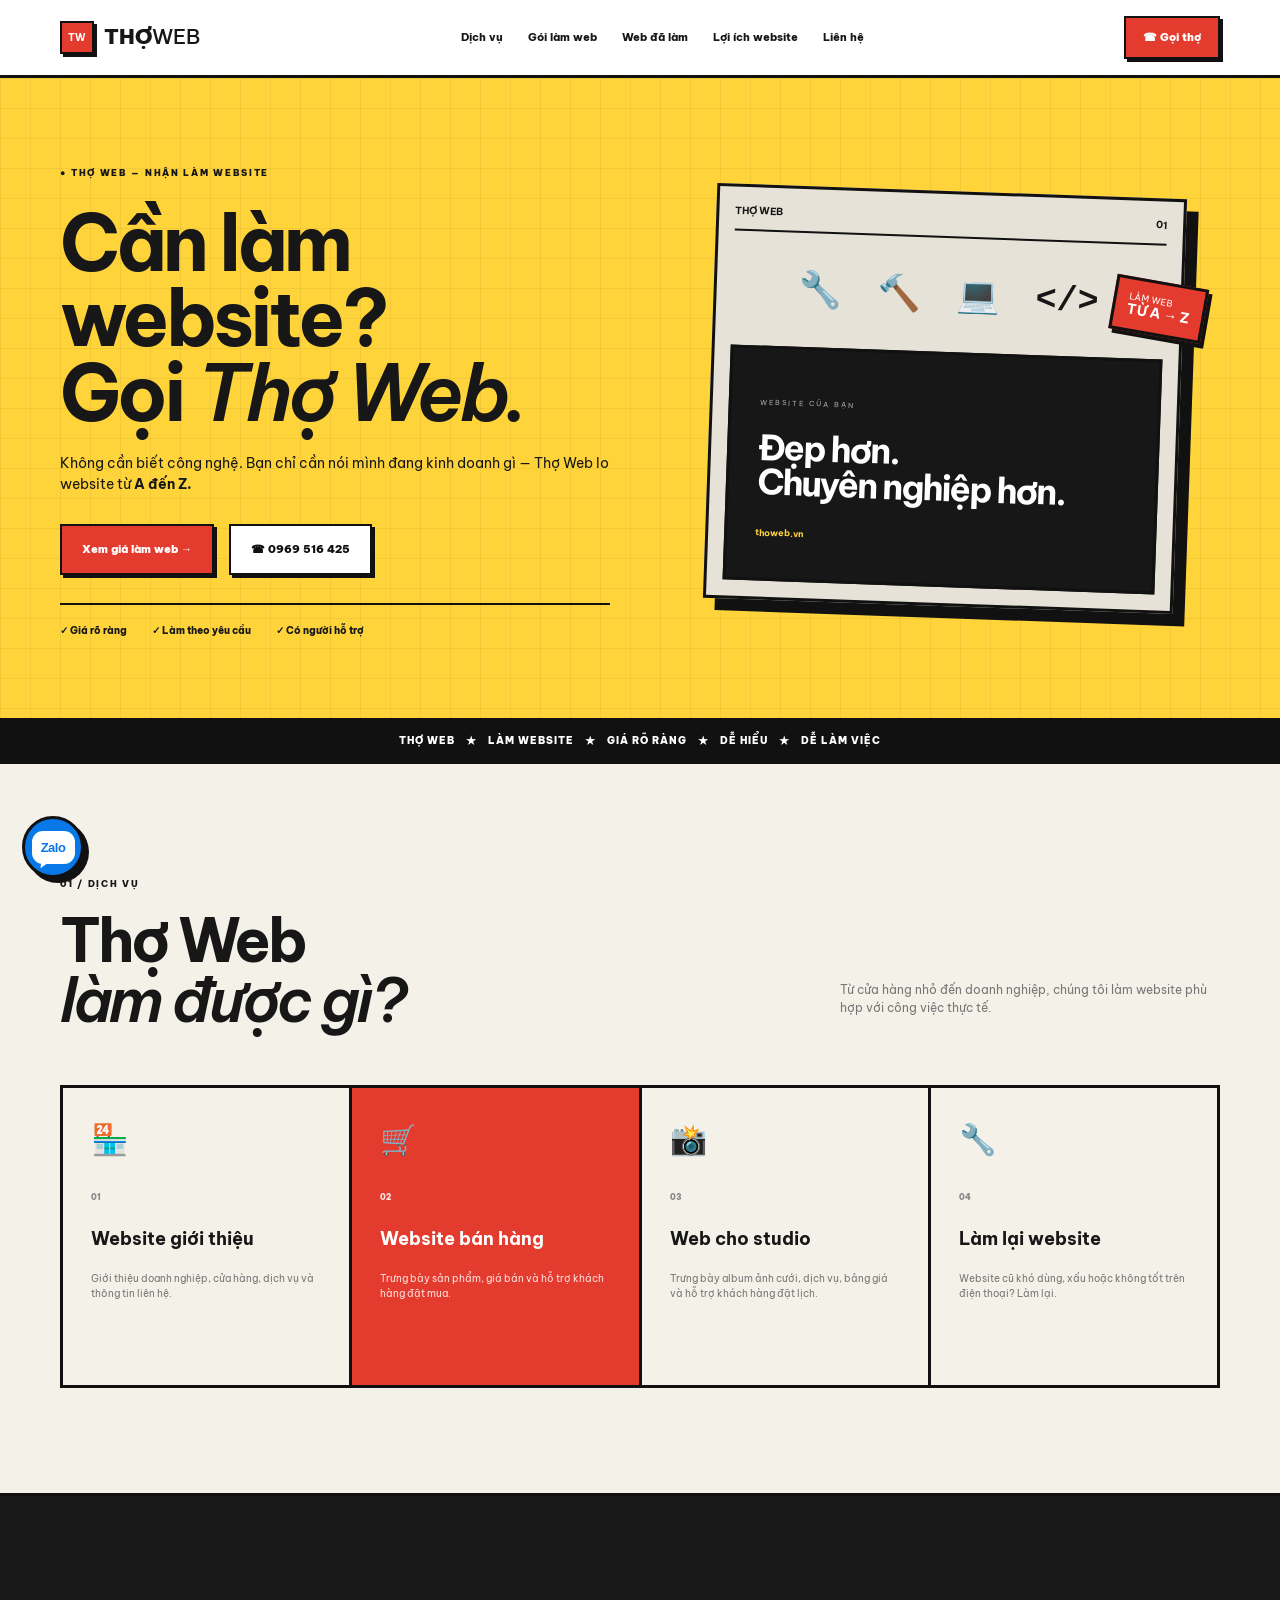
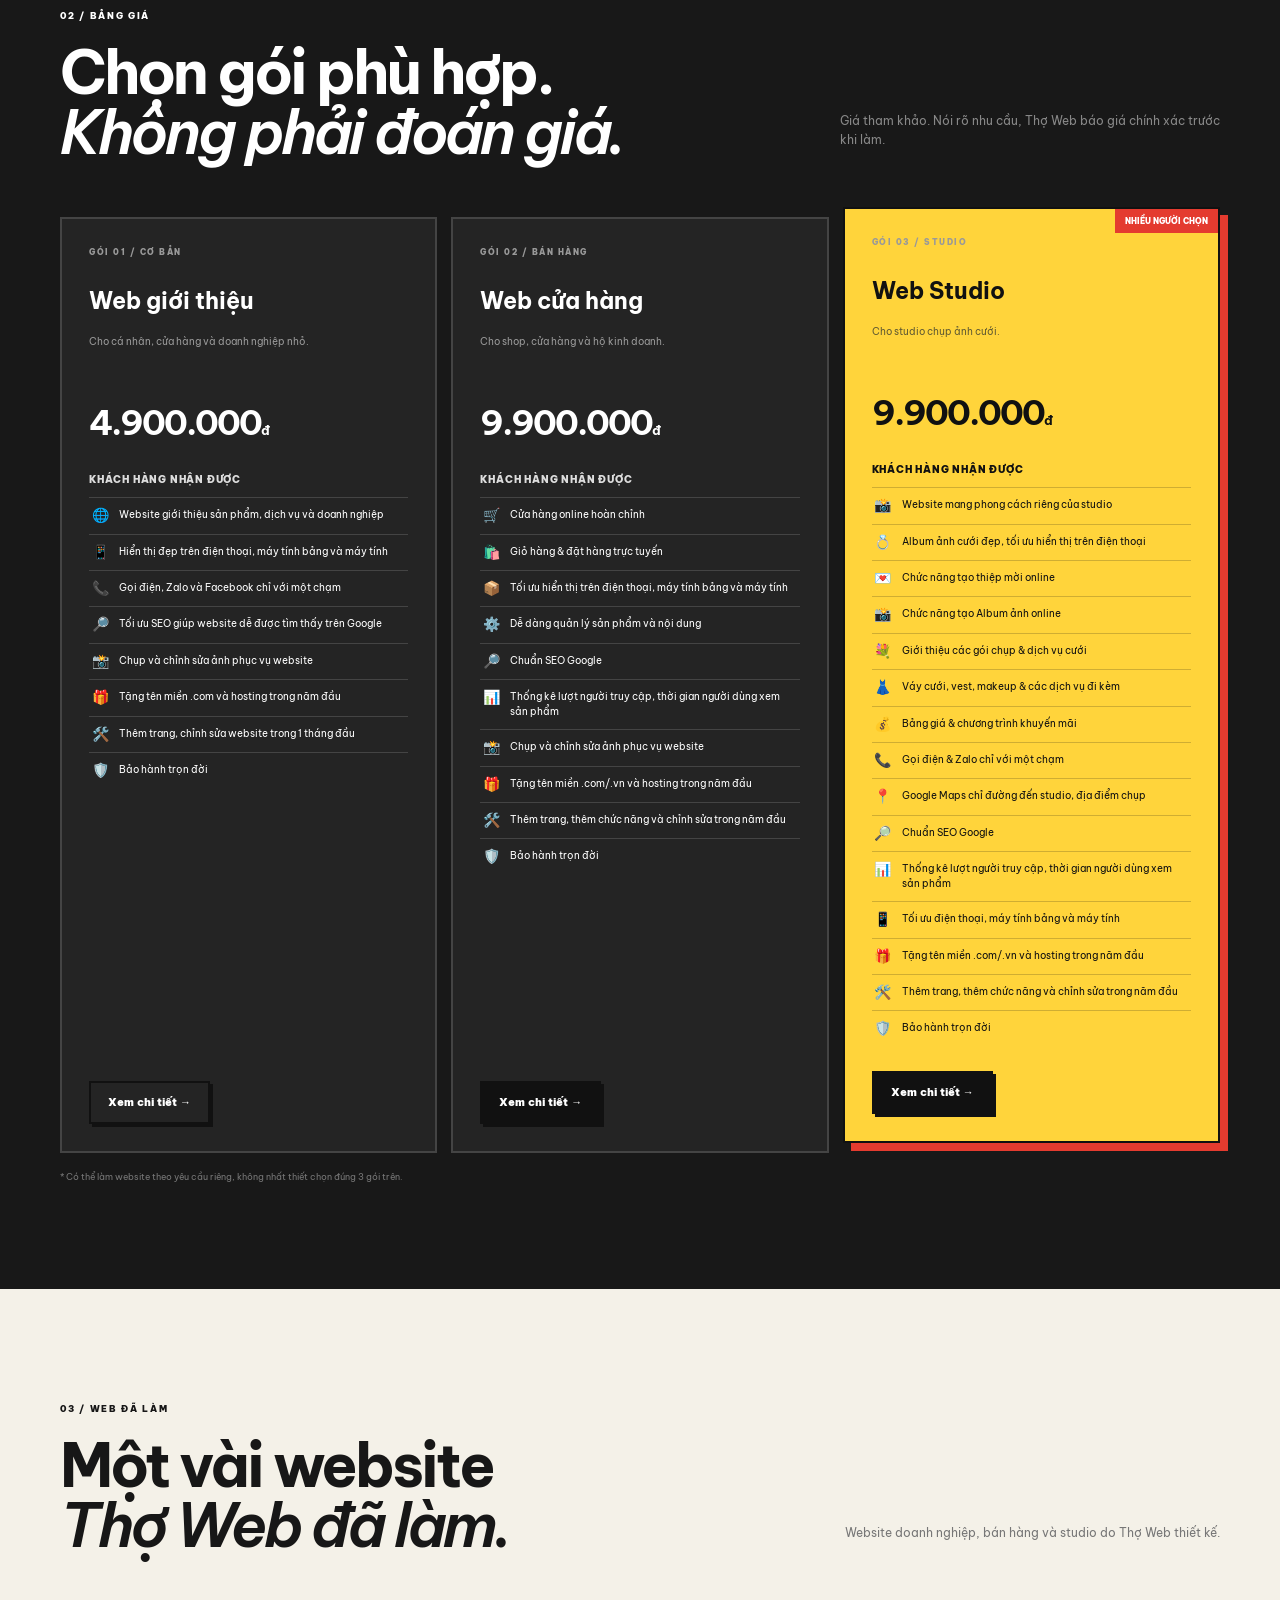
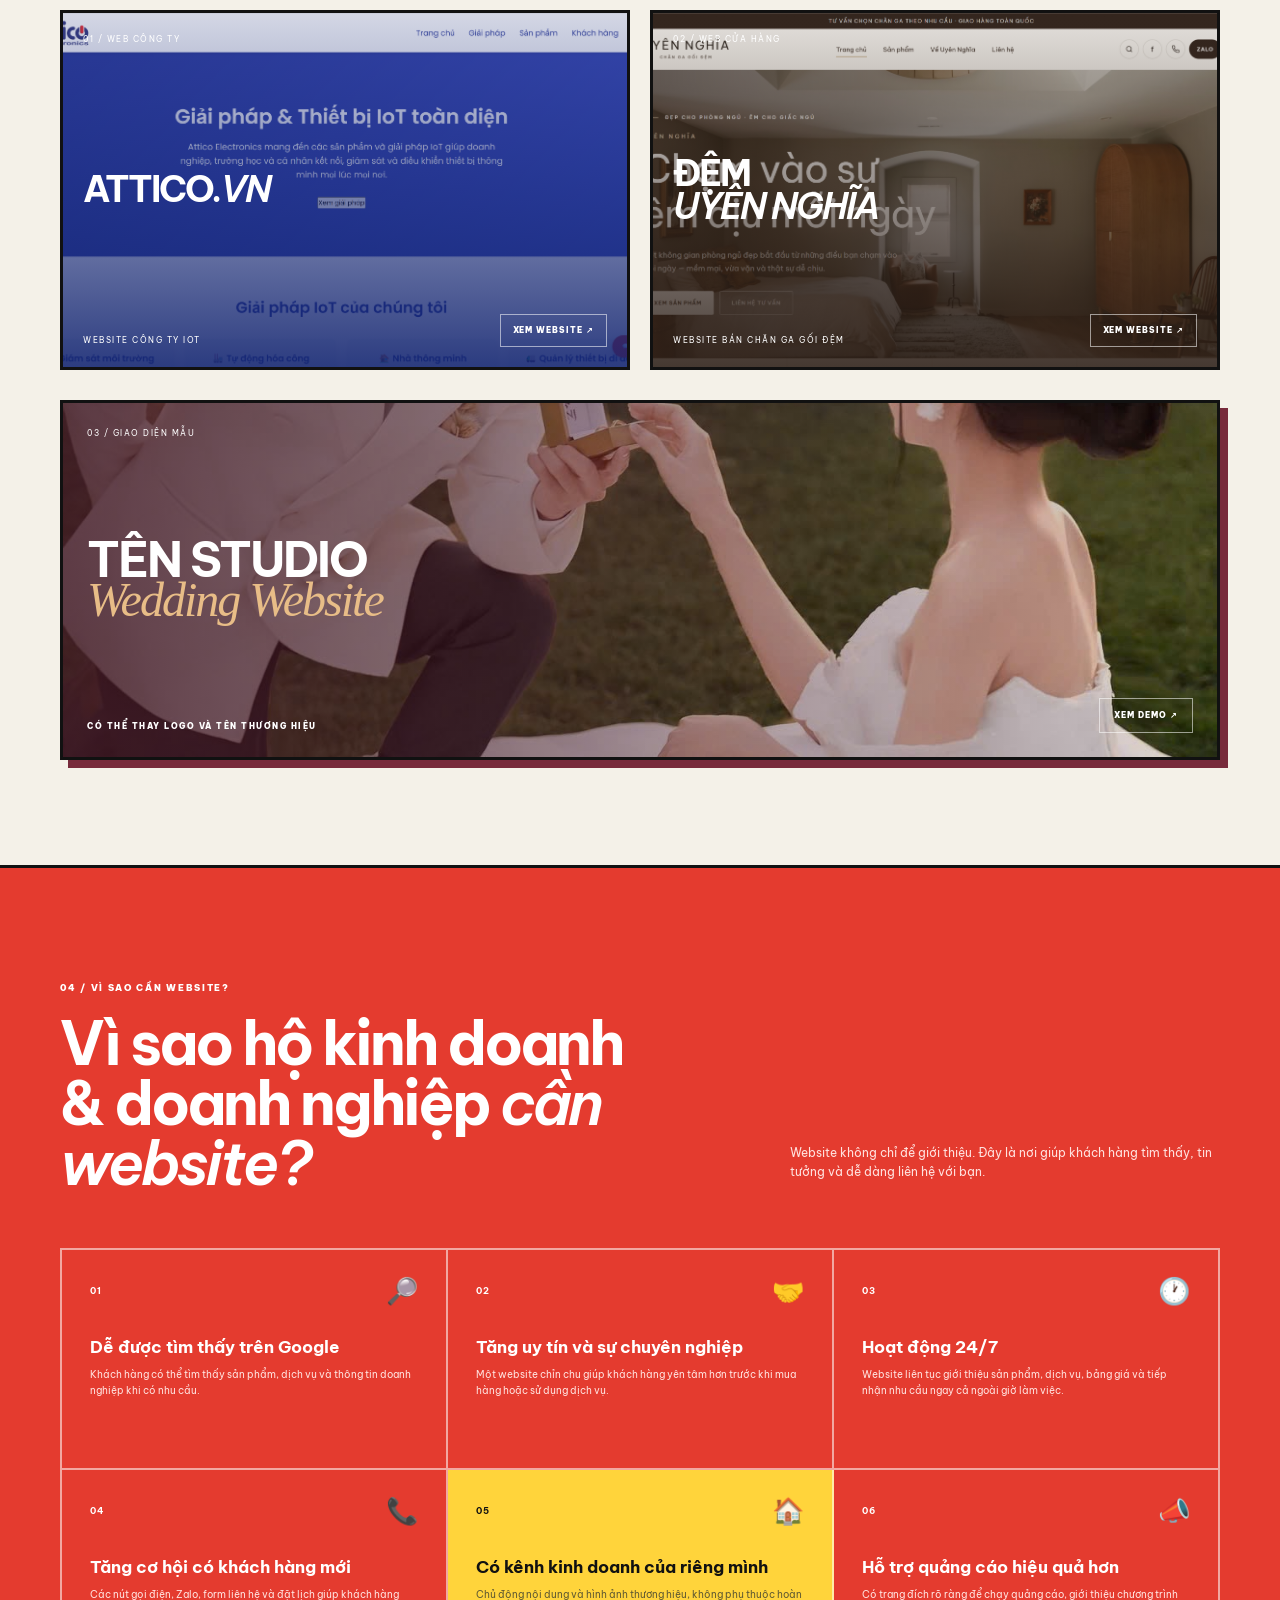
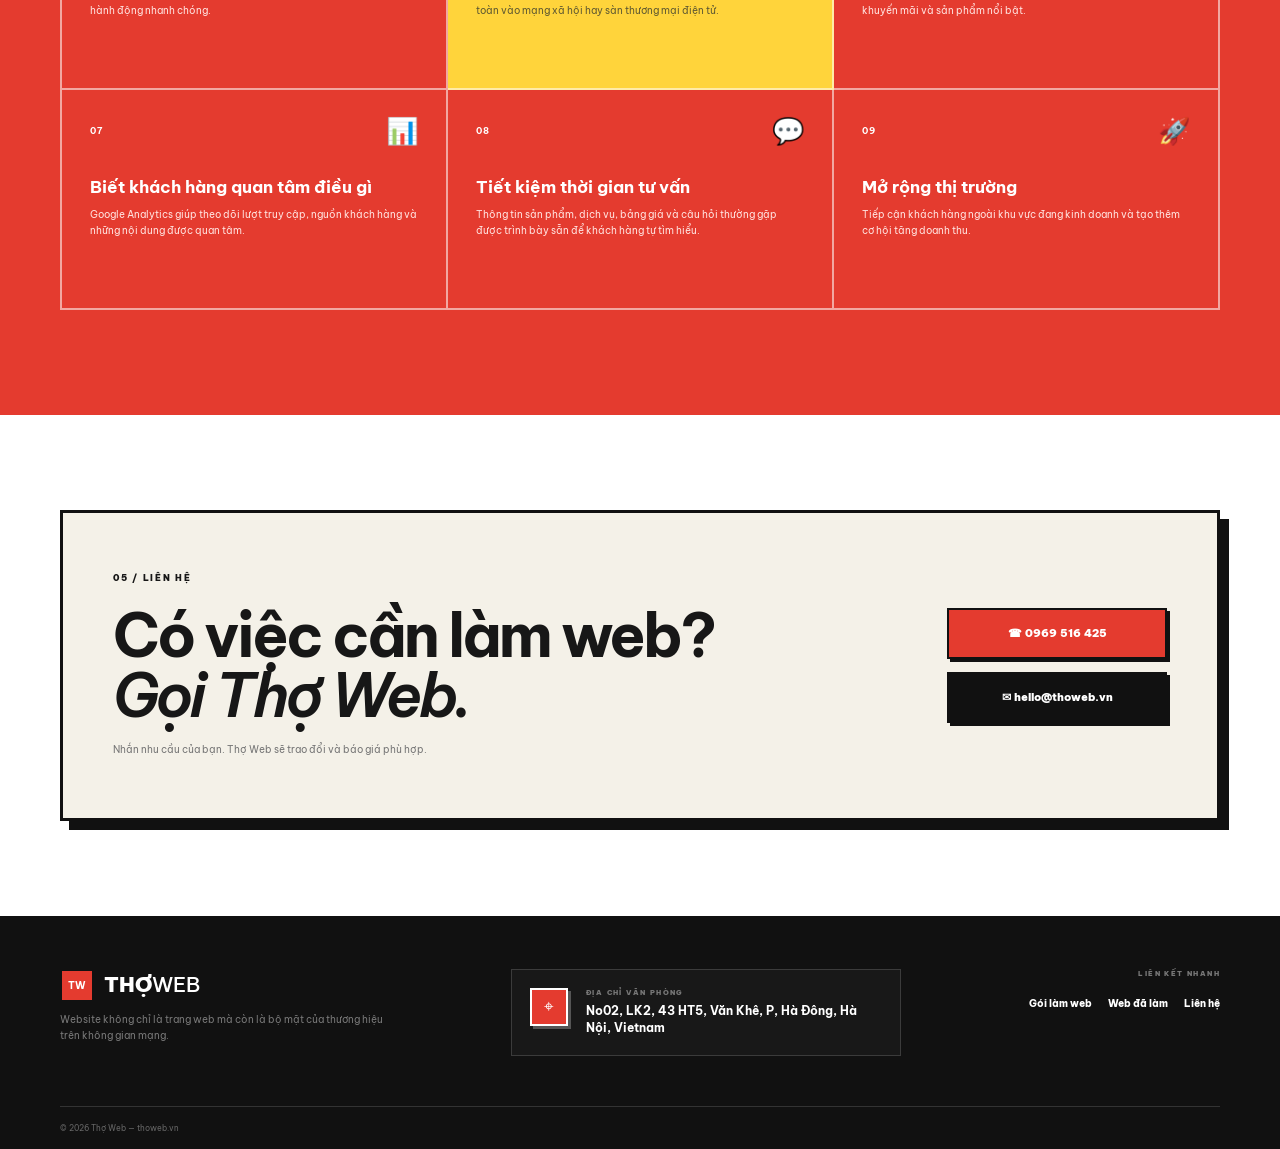
<file: index.html>
<!doctype html>
<html lang="vi">
    <head>
        <meta charset="utf-8" />
        <meta name="viewport" content="width=device-width,initial-scale=1" />
        <title>Thiết kế website chuyên nghiệp tại Hà Nội | Thợ Web</title>
        <meta
            name="description"
            content="Thợ Web thiết kế website chuyên nghiệp cho cá nhân, cửa hàng, doanh nghiệp và studio; giao diện responsive, tối ưu SEO và hỗ trợ tận tâm tại Hà Nội."
        />
        <meta name="robots" content="index, follow, max-image-preview:large, max-snippet:-1, max-video-preview:-1" />
        <meta name="googlebot" content="index, follow, max-image-preview:large, max-snippet:-1, max-video-preview:-1" />
        <meta name="theme-color" content="#ef3b2d" />
        <link rel="canonical" href="https://thoweb.vn/" />
        <link rel="alternate" hreflang="vi-VN" href="https://thoweb.vn/" />
        <link rel="alternate" hreflang="x-default" href="https://thoweb.vn/" />
        <meta property="og:locale" content="vi_VN" />
        <meta property="og:type" content="website" />
        <meta property="og:site_name" content="Thợ Web" />
        <meta property="og:title" content="Thiết kế website chuyên nghiệp tại Hà Nội | Thợ Web" />
        <meta property="og:description" content="Thiết kế website rõ ràng, hiện đại và dễ sử dụng cho cá nhân, cửa hàng, doanh nghiệp và studio." />
        <meta property="og:url" content="https://thoweb.vn/" />
        <meta property="og:image" content="https://thoweb.vn/thoweb-og.png" />
        <meta property="og:image:width" content="1200" />
        <meta property="og:image:height" content="630" />
        <meta property="og:image:alt" content="Thợ Web — dịch vụ thiết kế website chuyên nghiệp" />
        <meta name="twitter:card" content="summary_large_image" />
        <meta name="twitter:title" content="Thiết kế website chuyên nghiệp tại Hà Nội | Thợ Web" />
        <meta name="twitter:description" content="Thiết kế website rõ ràng, hiện đại và dễ sử dụng cho cá nhân, cửa hàng, doanh nghiệp và studio." />
        <meta name="twitter:image" content="https://thoweb.vn/thoweb-og.png" />
        <script type="application/ld+json">
            {
                "@context": "https://schema.org",
                "@graph": [
                    {
                        "@type": ["Organization", "ProfessionalService"],
                        "@id": "https://thoweb.vn/#organization",
                        "name": "Thợ Web",
                        "url": "https://thoweb.vn/",
                        "email": "hello@thoweb.vn",
                        "telephone": "+84969516425",
                        "image": "https://thoweb.vn/thoweb-og.png",
                        "priceRange": "₫₫",
                        "address": {
                            "@type": "PostalAddress",
                            "streetAddress": "No02, LK2, 43 HT5, Văn Khê",
                            "addressLocality": "Hà Đông",
                            "addressRegion": "Hà Nội",
                            "postalCode": "100000",
                            "addressCountry": "VN"
                        },
                        "areaServed": { "@type": "Country", "name": "Việt Nam" }
                    },
                    {
                        "@type": "WebSite",
                        "@id": "https://thoweb.vn/#website",
                        "url": "https://thoweb.vn/",
                        "name": "Thợ Web",
                        "inLanguage": "vi-VN",
                        "publisher": { "@id": "https://thoweb.vn/#organization" }
                    },
                    {
                        "@type": "WebPage",
                        "@id": "https://thoweb.vn/#webpage",
                        "url": "https://thoweb.vn/",
                        "name": "Thiết kế website chuyên nghiệp tại Hà Nội | Thợ Web",
                        "description": "Thợ Web thiết kế website chuyên nghiệp cho cá nhân, cửa hàng, doanh nghiệp và studio.",
                        "isPartOf": { "@id": "https://thoweb.vn/#website" },
                        "about": { "@id": "https://thoweb.vn/#organization" },
                        "inLanguage": "vi-VN"
                    }
                ]
            }
        </script>
        <link rel="preconnect" href="https://fonts.googleapis.com" />
        <link rel="preconnect" href="https://fonts.gstatic.com" crossorigin />
        <link
            href="https://fonts.googleapis.com/css2?family=Be+Vietnam+Pro:ital,wght@0,400;0,500;0,600;0,700;0,800;0,900;1,400;1,500;1,600;1,700;1,800;1,900&amp;display=swap"
            rel="stylesheet"
        />
        <link rel="stylesheet" href="css/style.css" />
        <link rel="stylesheet" href="css/editorial-project-card.css" />
        <link rel="stylesheet" href="css/zalo-widget.css" />
        <link rel="stylesheet" href="css/footer-office.css" />
        <style>
            .hero h1 i,
            .heading h2 i,
            .contact h2 i,
            .projects strong i {
                font-family: "Be Vietnam Pro", Arial, sans-serif;
                font-style: italic;
                font-weight: 600;
            }
            .prices article {
                display: flex;
                flex-direction: column;
            }
            .prices .benefits-title {
                margin: 24px 0 10px;
                color: #ddd;
                font-size: 10px;
                font-weight: 900;
                line-height: 1.4;
                letter-spacing: 0.08em;
            }
            .prices .hot .benefits-title {
                color: #111;
            }
            .prices .benefits-list {
                margin: 0 0 24px;
            }
            .prices .benefits-list li {
                display: grid;
                grid-template-columns: 22px minmax(0, 1fr);
                gap: 8px;
                align-items: start;
                padding: 10px 0;
                line-height: 1.45;
            }
            .prices .benefits-list li::before {
                content: none;
            }
            .prices .hot .benefits-list li {
                border-color: rgba(17, 17, 17, 0.2);
            }
            .prices .benefit-icon {
                font-size: 14px;
                line-height: 1.1;
                text-align: center;
            }
            .prices article > .btn {
                align-self: flex-start;
                margin-top: auto;
                transition: background-color 0.2s ease, color 0.2s ease;
            }
            .prices article > .btn:hover,
            .prices article > .btn:focus-visible {
                background: #fff;
                color: #111;
            }
            .business-benefits {
                padding: 105px 0;
                background: var(--red);
                color: #fff;
                border-top: 3px solid #111;
            }
            .business-benefits .heading p {
                max-width: 430px;
                color: #ffe1de;
            }
            .business-benefits-grid {
                display: grid;
                grid-template-columns: repeat(3, 1fr);
                border-top: 2px solid rgba(255, 255, 255, 0.55);
                border-left: 2px solid rgba(255, 255, 255, 0.55);
            }
            .business-benefit {
                min-height: 220px;
                padding: 28px;
                border-right: 2px solid rgba(255, 255, 255, 0.55);
                border-bottom: 2px solid rgba(255, 255, 255, 0.55);
            }
            .business-benefit-top {
                display: flex;
                align-items: center;
                justify-content: space-between;
            }
            .business-benefit-top b {
                font-size: 9px;
                letter-spacing: 0.12em;
            }
            .business-benefit-top span {
                font-size: 26px;
                line-height: 1;
            }
            .business-benefit h3 {
                margin: 32px 0 8px;
                font-size: 17px;
                line-height: 1.35;
            }
            .business-benefit p {
                margin: 0;
                color: #ffe1de;
                font-size: 10px;
            }
            .business-benefit.featured {
                background: var(--yellow);
                color: #111;
            }
            .business-benefit.featured p {
                color: #625b32;
            }
            @media (max-width: 900px) {
                .business-benefits-grid {
                    grid-template-columns: repeat(2, 1fr);
                }
            }
            @media (max-width: 600px) {
                .business-benefits {
                    padding: 75px 0;
                }
                .business-benefits-grid {
                    grid-template-columns: 1fr;
                }
                .business-benefit {
                    min-height: 0;
                }
            }
        </style>
    </head>
    <body>
        <header>
            <div class="wrap nav">
                <a class="logo" href="index.html"
                    ><b>TW</b><span>THỢ<span>WEB</span></span></a
                ><button class="menu">☰</button>
                <nav>
                    <a href="#dichvu">Dịch vụ</a><a href="#goi">Gói làm web</a><a href="#duan">Web đã làm</a
                    ><a href="#loiich">Lợi ích website</a><a href="#lienhe">Liên hệ</a>
                </nav>
                <a class="btn red" href="tel:0969516425">☎ Gọi thợ</a>
            </div>
        </header>
        <section class="hero">
            <div class="gridbg"></div>
            <div class="wrap heroGrid">
                <div class="reveal">
                    <small class="tag">● THỢ WEB — NHẬN LÀM WEBSITE</small>
                    <h1>
                        Cần làm website?<br /><strong>Gọi <i>Thợ Web.</i></strong>
                    </h1>
                    <p>
                        Không cần biết công nghệ. Bạn chỉ cần nói mình đang kinh doanh gì — Thợ Web lo website từ
                        <b>A đến Z.</b>
                    </p>
                    <div class="actions">
                        <a class="btn red big" href="#goi">Xem giá làm web →</a
                        ><a class="btn white big" href="tel:0969516425">☎ 0969 516 425</a>
                    </div>
                    <div class="promise">
                        <span>✓ Giá rõ ràng</span><span>✓ Làm theo yêu cầu</span><span>✓ Có người hỗ trợ</span>
                    </div>
                </div>
                <div class="scene reveal">
                    <div class="box">
                        <div class="boxhead"><b>THỢ WEB</b><b>01</b></div>
                        <div class="tools">🔧　🔨　💻　<span>&lt;/&gt;</span></div>
                        <div class="screen">
                            <small>WEBSITE CỦA BẠN</small>
                            <h2>Đẹp hơn.<br />Chuyên nghiệp hơn.</h2>
                            <b>thoweb.vn</b>
                        </div>
                        <label>LÀM WEB<br /><strong>TỪ A → Z</strong></label>
                    </div>
                </div>
            </div>
        </section>
        <div class="ticker">THỢ WEB　★　LÀM WEBSITE　★　GIÁ RÕ RÀNG　★　DỄ HIỂU　★　DỄ LÀM VIỆC</div>
        <section class="section" id="dichvu">
            <div class="wrap">
                <div class="heading">
                    <div>
                        <small>01 / DỊCH VỤ</small>
                        <h2>Thợ Web<br /><i>làm được gì?</i></h2>
                    </div>
                    <p>Từ cửa hàng nhỏ đến doanh nghiệp, chúng tôi làm website phù hợp với công việc thực tế.</p>
                </div>
                <div class="cards">
                    <article>
                        <b>🏪</b><small>01</small>
                        <h3>Website giới thiệu</h3>
                        <p>Giới thiệu doanh nghiệp, cửa hàng, dịch vụ và thông tin liên hệ.</p>
                    </article>
                    <article class="redcard">
                        <b>🛒</b><small>02</small>
                        <h3>Website bán hàng</h3>
                        <p>Trưng bày sản phẩm, giá bán và hỗ trợ khách hàng đặt mua.</p>
                    </article>
                    <article>
                        <b>📸</b><small>03</small>
                        <h3>Web cho studio</h3>
                        <p>Trưng bày album ảnh cưới, dịch vụ, bảng giá và hỗ trợ khách hàng đặt lịch.</p>
                    </article>
                    <!-- <article>
                        <b>📣</b><small>03</small>
                        <h3>Landing Page</h3>
                        <p>Trang bán hàng hoặc giới thiệu một sản phẩm, dịch vụ cụ thể.</p>
                    </article> -->
                    <article>
                        <b>🔧</b><small>04</small>
                        <h3>Làm lại website</h3>
                        <p>Website cũ khó dùng, xấu hoặc không tốt trên điện thoại? Làm lại.</p>
                    </article>
                    
                </div>
            </div>
        </section>
        <section class="dark section" id="goi">
            <div class="wrap">
                <div class="heading light">
                    <div>
                        <small>02 / BẢNG GIÁ</small>
                        <h2>Chọn gói phù hợp.<br /><i>Không phải đoán giá.</i></h2>
                    </div>
                    <p>Giá tham khảo. Nói rõ nhu cầu, Thợ Web báo giá chính xác trước khi làm.</p>
                </div>
                <div class="prices">
                    <article>
                        <small>GÓI 01 / CƠ BẢN</small>
                        <h3>Web giới thiệu</h3>
                        <p>Cho cá nhân, cửa hàng và doanh nghiệp nhỏ.</p>
                        <strong>4.900.000<em>đ</em></strong>
                        <h4 class="benefits-title">KHÁCH HÀNG NHẬN ĐƯỢC</h4>
                        <ul class="benefits-list">
                            <li><span class="benefit-icon" aria-hidden="true">🌐</span><span>Website giới thiệu sản phẩm, dịch vụ và doanh nghiệp</span></li>
                            <li><span class="benefit-icon" aria-hidden="true">📱</span><span>Hiển thị đẹp trên điện thoại, máy tính bảng và máy tính</span></li>
                            <li><span class="benefit-icon" aria-hidden="true">📞</span><span>Gọi điện, Zalo và Facebook chỉ với một chạm</span></li>
                            <li><span class="benefit-icon" aria-hidden="true">🔎</span><span>Tối ưu SEO giúp website dễ được tìm thấy trên Google</span></li>
                            <li><span class="benefit-icon" aria-hidden="true">📸</span><span>Chụp và chỉnh sửa ảnh phục vụ website</span></li>
                            <li><span class="benefit-icon" aria-hidden="true">🎁</span><span>Tặng tên miền .com và hosting trong năm đầu</span></li>
                            <li><span class="benefit-icon" aria-hidden="true">🛠️</span><span>Thêm trang, chỉnh sửa website trong 1 tháng đầu</span></li>
                            <li><span class="benefit-icon" aria-hidden="true">🛡️</span><span>Bảo hành trọn đời</span></li>
                        </ul>
                        <a class="btn" href="web-basic.html">Xem chi tiết →</a>
                    </article>
                    <article>
                        <small>GÓI 02 / BÁN HÀNG</small>
                        <h3>Web cửa hàng</h3>
                        <p>Cho shop, cửa hàng và hộ kinh doanh.</p>
                        <strong>9.900.000<em>đ</em></strong>
                        <h4 class="benefits-title">KHÁCH HÀNG NHẬN ĐƯỢC</h4>
                        <ul class="benefits-list">
                            <li><span class="benefit-icon" aria-hidden="true">🛒</span><span>Cửa hàng online hoàn chỉnh</span></li>
                            <li><span class="benefit-icon" aria-hidden="true">🛍️</span><span>Giỏ hàng & đặt hàng trực tuyến</span></li>
                            <li><span class="benefit-icon" aria-hidden="true">📦</span><span>Tối ưu hiển thị trên điện thoại, máy tính bảng và máy tính</span></li>
                            <li><span class="benefit-icon" aria-hidden="true">⚙️</span><span>Dễ dàng quản lý sản phẩm và nội dung</span></li>
                            <li><span class="benefit-icon" aria-hidden="true">🔎</span><span>Chuẩn SEO Google</span></li>
                            <li><span class="benefit-icon" aria-hidden="true">📊</span><span>Thống kê lượt người truy cập, thời gian người dùng xem sản phẩm</span></li>
                            <li><span class="benefit-icon" aria-hidden="true">📸</span><span>Chụp và chỉnh sửa ảnh phục vụ website</span></li>
                            <li><span class="benefit-icon" aria-hidden="true">🎁</span><span>Tặng tên miền .com/.vn và hosting trong năm đầu</span></li>
                            <li><span class="benefit-icon" aria-hidden="true">🛠️</span><span>Thêm trang, thêm chức năng và chỉnh sửa trong năm đầu</span></li>
                            <li><span class="benefit-icon" aria-hidden="true">🛡️</span><span>Bảo hành trọn đời</span></li>
                        </ul>
                        <a class="btn black" href="web-store.html">Xem chi tiết →</a>
                    </article>
                    <article class="hot">
                        <mark>NHIỀU NGƯỜI CHỌN</mark><small>GÓI 03 / STUDIO</small>
                        <h3>Web Studio</h3>
                        <p>Cho studio chụp ảnh cưới.</p>
                        <strong>9.900.000<em>đ</em></strong>
                        <h4 class="benefits-title">KHÁCH HÀNG NHẬN ĐƯỢC</h4>
                        <ul class="benefits-list">
                            <li><span class="benefit-icon" aria-hidden="true">📸</span><span>Website mang phong cách riêng của studio</span></li>
                            <li><span class="benefit-icon" aria-hidden="true">💍</span><span>Album ảnh cưới đẹp, tối ưu hiển thị trên điện thoại</span></li>
                            <li><span class="benefit-icon" aria-hidden="true">💌</span><span>Chức năng tạo thiệp mời online</span></li>
                            <li><span class="benefit-icon" aria-hidden="true">📸</span><span>Chức năng tạo Album ảnh online</span></li>
                            <li><span class="benefit-icon" aria-hidden="true">💐</span><span>Giới thiệu các gói chụp &amp; dịch vụ cưới</span></li>
                            <li><span class="benefit-icon" aria-hidden="true">👗</span><span>Váy cưới, vest, makeup &amp; các dịch vụ đi kèm</span></li>
                            <li><span class="benefit-icon" aria-hidden="true">💰</span><span>Bảng giá &amp; chương trình khuyến mãi</span></li>
                            <li><span class="benefit-icon" aria-hidden="true">📞</span><span>Gọi điện &amp; Zalo chỉ với một chạm</span></li>
                            <li><span class="benefit-icon" aria-hidden="true">📍</span><span>Google Maps chỉ đường đến studio, địa điểm chụp</span></li>
                            <li><span class="benefit-icon" aria-hidden="true">🔎</span><span>Chuẩn SEO Google</span></li>
                            <li><span class="benefit-icon" aria-hidden="true">📊</span><span>Thống kê lượt người truy cập, thời gian người dùng xem sản phẩm</span></li>
                            <li><span class="benefit-icon" aria-hidden="true">📱</span><span>Tối ưu điện thoại, máy tính bảng và máy tính</span></li>
                            <li><span class="benefit-icon" aria-hidden="true">🎁</span><span>Tặng tên miền .com/.vn và hosting trong năm đầu</span></li>
                            <li><span class="benefit-icon" aria-hidden="true">🛠️</span><span>Thêm trang, thêm chức năng và chỉnh sửa trong năm đầu</span></li>
                            <li><span class="benefit-icon" aria-hidden="true">🛡️</span><span>Bảo hành trọn đời</span></li>
                        </ul>
                        <a class="btn black" href="web-studio.html">Xem chi tiết →</a>
                    </article>
                    <!-- <article>
                        <small>GÓI 03 / DOANH NGHIỆP</small>
                        <h3>Web thương hiệu</h3>
                        <p>Cho doanh nghiệp muốn hình ảnh chuyên nghiệp.</p>
                        <strong>9.900.000<em>đ</em></strong>
                        <ul>
                            <li>Thiết kế giao diện riêng</li>
                            <li>Nhiều trang nội dung</li>
                            <li>Hiệu ứng & chuyển động</li>
                            <li>SEO & tốc độ</li>
                            <li>Công cụ đo lường</li>
                            <li>Hỗ trợ sau bàn giao</li>
                        </ul>
                        <a class="btn white" href="#lienhe">Hỏi về gói này →</a>
                    </article> -->
                </div>
                <small class="note"
                    >* Có thể làm website theo yêu cầu riêng, không nhất thiết chọn đúng 3 gói trên.</small
                >
            </div>
        </section>
        <section class="section" id="duan">
            <div class="wrap">
                <div class="heading">
                    <div>
                        <small>03 / WEB ĐÃ LÀM</small>
                        <h2>Một vài website<br /><i>Thợ Web đã làm.</i></h2>
                    </div>
                    <p>Website doanh nghiệp, bán hàng và studio do Thợ Web thiết kế.</p>
                </div>
                <div class="projects">
                    <a class="project-card project-link p1" href="https://attico.vn" target="_blank" rel="noopener">
                        <span>01 / WEB CÔNG TY</span>
                        <strong>ATTICO<i>.VN</i></strong>
                        <small>WEBSITE CÔNG TY IOT</small>
                    </a>
                    <a class="project-card project-link p2" href="demuyennghia.html" target="_blank" rel="noopener">
                        <span>02 / WEB CỬA HÀNG</span>
                        <strong>ĐỆM<br /><i>UYÊN NGHĨA</i></strong>
                        <small>WEBSITE BÁN CHĂN GA GỐI ĐỆM</small>
                    </a>
                    <a class="project-card project-link p3" href="wedding-studio-editorial.html" target="_blank" rel="noopener">
                        <span>03 / GIAO DIỆN MẪU</span>
                        <strong>TÊN STUDIO<br /><i>Wedding Website</i></strong>
                        <small>CÓ THỂ THAY LOGO VÀ TÊN THƯƠNG HIỆU</small>
                    </a>
                </div>
            </div>
        </section>
        <section class="business-benefits" id="loiich">
            <div class="wrap">
                <div class="heading">
                    <div>
                        <small>04 / VÌ SAO CẦN WEBSITE?</small>
                        <h2>Vì sao hộ kinh doanh<br />&amp; doanh nghiệp <i>cần website?</i></h2>
                    </div>
                    <p>
                        Website không chỉ để giới thiệu. Đây là nơi giúp khách hàng tìm thấy, tin tưởng và dễ dàng
                        liên hệ với bạn.
                    </p>
                </div>
                <div class="business-benefits-grid">
                    <article class="business-benefit">
                        <div class="business-benefit-top"><b>01</b><span aria-hidden="true">🔎</span></div>
                        <h3>Dễ được tìm thấy trên Google</h3>
                        <p>Khách hàng có thể tìm thấy sản phẩm, dịch vụ và thông tin doanh nghiệp khi có nhu cầu.</p>
                    </article>
                    <article class="business-benefit">
                        <div class="business-benefit-top"><b>02</b><span aria-hidden="true">🤝</span></div>
                        <h3>Tăng uy tín và sự chuyên nghiệp</h3>
                        <p>Một website chỉn chu giúp khách hàng yên tâm hơn trước khi mua hàng hoặc sử dụng dịch vụ.</p>
                    </article>
                    <article class="business-benefit">
                        <div class="business-benefit-top"><b>03</b><span aria-hidden="true">🕐</span></div>
                        <h3>Hoạt động 24/7</h3>
                        <p>Website liên tục giới thiệu sản phẩm, dịch vụ, bảng giá và tiếp nhận nhu cầu ngay cả ngoài giờ làm việc.</p>
                    </article>
                    <article class="business-benefit">
                        <div class="business-benefit-top"><b>04</b><span aria-hidden="true">📞</span></div>
                        <h3>Tăng cơ hội có khách hàng mới</h3>
                        <p>Các nút gọi điện, Zalo, form liên hệ và đặt lịch giúp khách hàng hành động nhanh chóng.</p>
                    </article>
                    <article class="business-benefit featured">
                        <div class="business-benefit-top"><b>05</b><span aria-hidden="true">🏠</span></div>
                        <h3>Có kênh kinh doanh của riêng mình</h3>
                        <p>Chủ động nội dung và hình ảnh thương hiệu, không phụ thuộc hoàn toàn vào mạng xã hội hay sàn thương mại điện tử.</p>
                    </article>
                    <article class="business-benefit">
                        <div class="business-benefit-top"><b>06</b><span aria-hidden="true">📣</span></div>
                        <h3>Hỗ trợ quảng cáo hiệu quả hơn</h3>
                        <p>Có trang đích rõ ràng để chạy quảng cáo, giới thiệu chương trình khuyến mãi và sản phẩm nổi bật.</p>
                    </article>
                    <article class="business-benefit">
                        <div class="business-benefit-top"><b>07</b><span aria-hidden="true">📊</span></div>
                        <h3>Biết khách hàng quan tâm điều gì</h3>
                        <p>Google Analytics giúp theo dõi lượt truy cập, nguồn khách hàng và những nội dung được quan tâm.</p>
                    </article>
                    <article class="business-benefit">
                        <div class="business-benefit-top"><b>08</b><span aria-hidden="true">💬</span></div>
                        <h3>Tiết kiệm thời gian tư vấn</h3>
                        <p>Thông tin sản phẩm, dịch vụ, bảng giá và câu hỏi thường gặp được trình bày sẵn để khách hàng tự tìm hiểu.</p>
                    </article>
                    <article class="business-benefit">
                        <div class="business-benefit-top"><b>09</b><span aria-hidden="true">🚀</span></div>
                        <h3>Mở rộng thị trường</h3>
                        <p>Tiếp cận khách hàng ngoài khu vực đang kinh doanh và tạo thêm cơ hội tăng doanh thu.</p>
                    </article>
                </div>
            </div>
        </section>
        <section class="contact" id="lienhe">
            <div class="wrap contactBox">
                <div>
                    <small>05 / LIÊN HỆ</small>
                    <h2>Có việc cần làm web?<br /><i>Gọi Thợ Web.</i></h2>
                    <p>Nhắn nhu cầu của bạn. Thợ Web sẽ trao đổi và báo giá phù hợp.</p>
                </div>
                <div>
                    <a class="btn red big" href="tel:0969516425">☎ 0969 516 425</a
                    ><a class="btn black big" href="mailto:hello@thoweb.vn">✉ hello@thoweb.vn</a>
                </div>
            </div>
        </section>
        <footer>
            <div class="wrap foot">
                <div class="footer-brand">
                    <div class="logo">
                        <b>TW</b><span>THỢ<span>WEB</span></span>
                    </div>
                    <p>Website không chỉ là trang web mà còn là bộ mặt của thương hiệu<br />trên không gian mạng.</p>
                </div>
                <address class="footer-office">
                    <span class="footer-office-icon" aria-hidden="true">⌖</span>
                    <div>
                        <small>ĐỊA CHỈ VĂN PHÒNG</small>
                        <strong>No02, LK2, 43 HT5, Văn Khê, P, Hà Đông, Hà Nội, Vietnam</strong>
                        
                    </div>
                </address>
                <div class="footer-links">
                    <small>LIÊN KẾT NHANH</small>
                    <div><a href="#goi">Gói làm web</a>　<a href="#duan">Web đã làm</a>　<a href="#lienhe">Liên hệ</a></div>
                </div>
            </div>
            <div class="wrap bottom">© 2026 Thợ Web — thoweb.vn</div>
        </footer>
        <a
            class="zalo-float"
            href="https://zalo.me/0969516425"
            target="_blank"
            rel="noopener noreferrer"
            aria-label="Nhắn Zalo cho Thợ Web qua số 0969 516 425"
            title="Nhắn Zalo cho Thợ Web"
        >
            <span class="zalo-icon" aria-hidden="true">Zalo</span>
            <span class="zalo-tooltip" aria-hidden="true">Chat Zalo</span>
        </a>
        <script src="js/script.js"></script>
    </body>
</html>
</file>
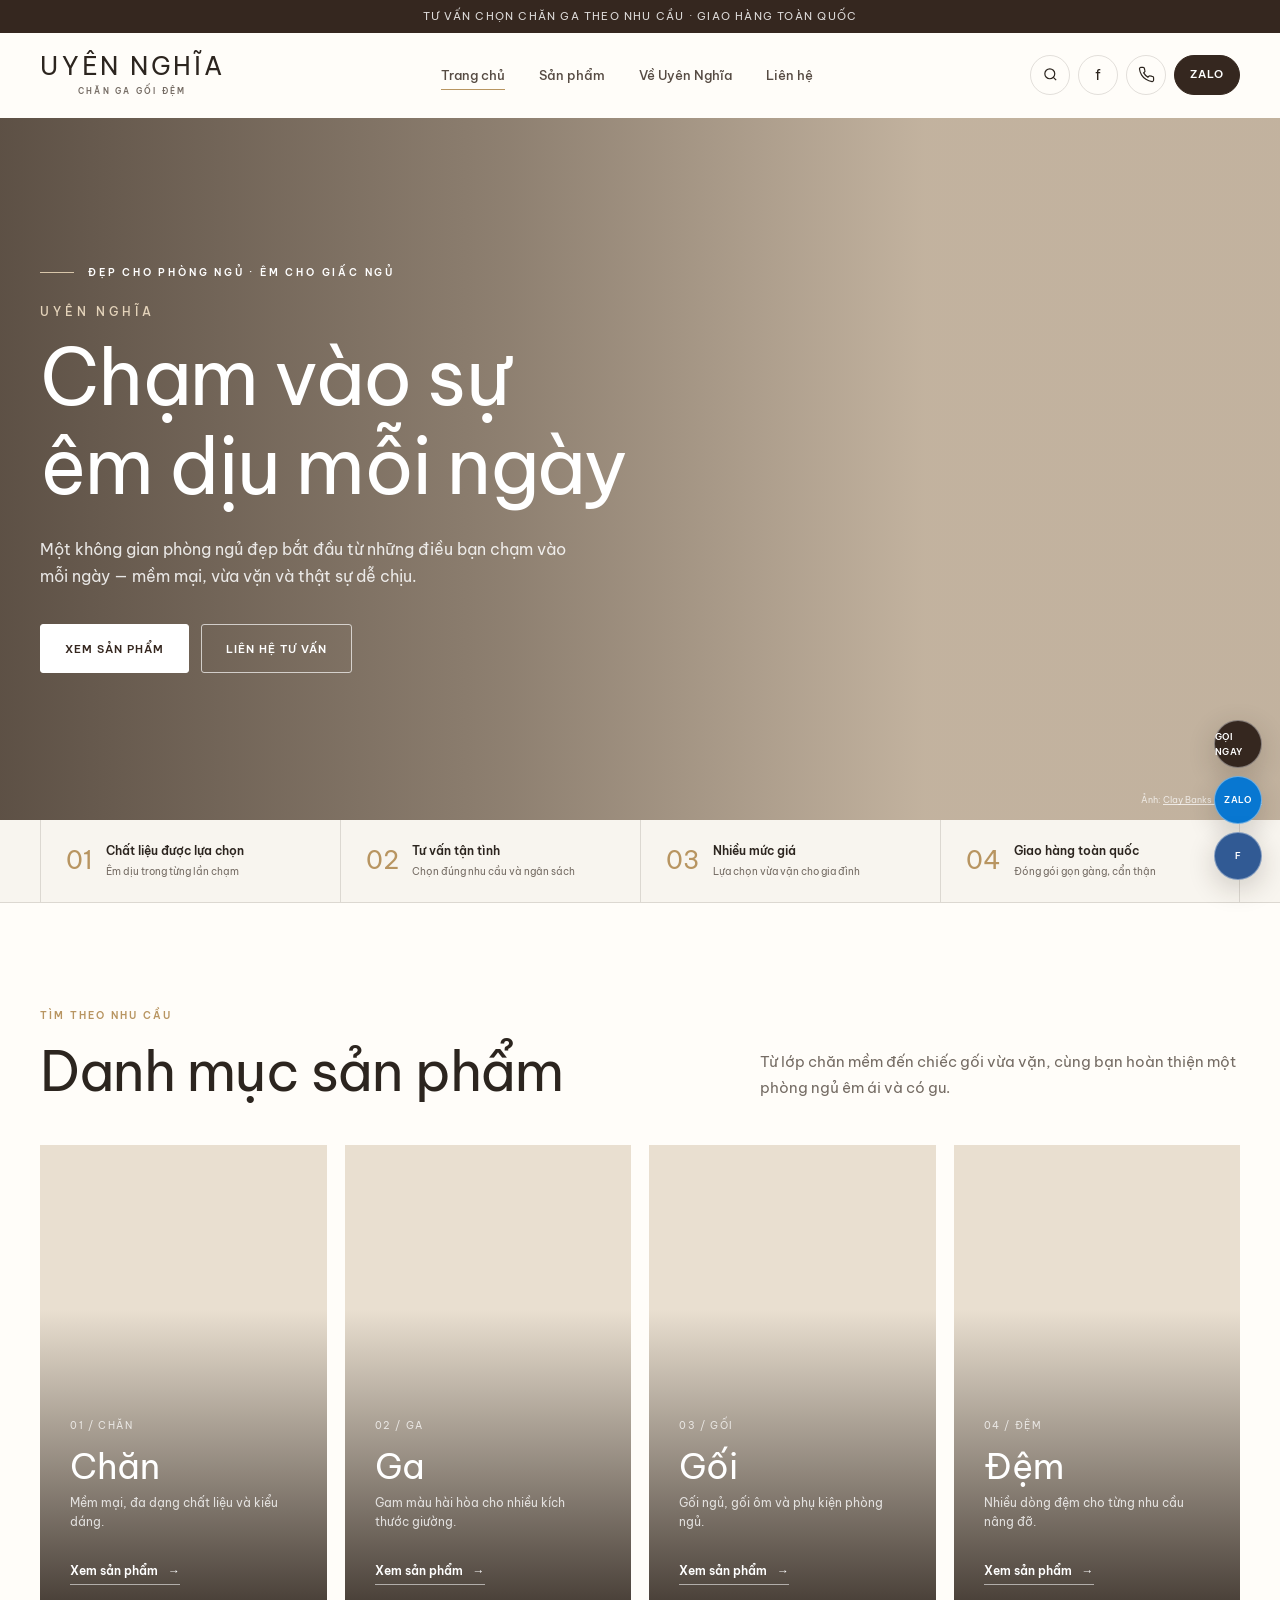
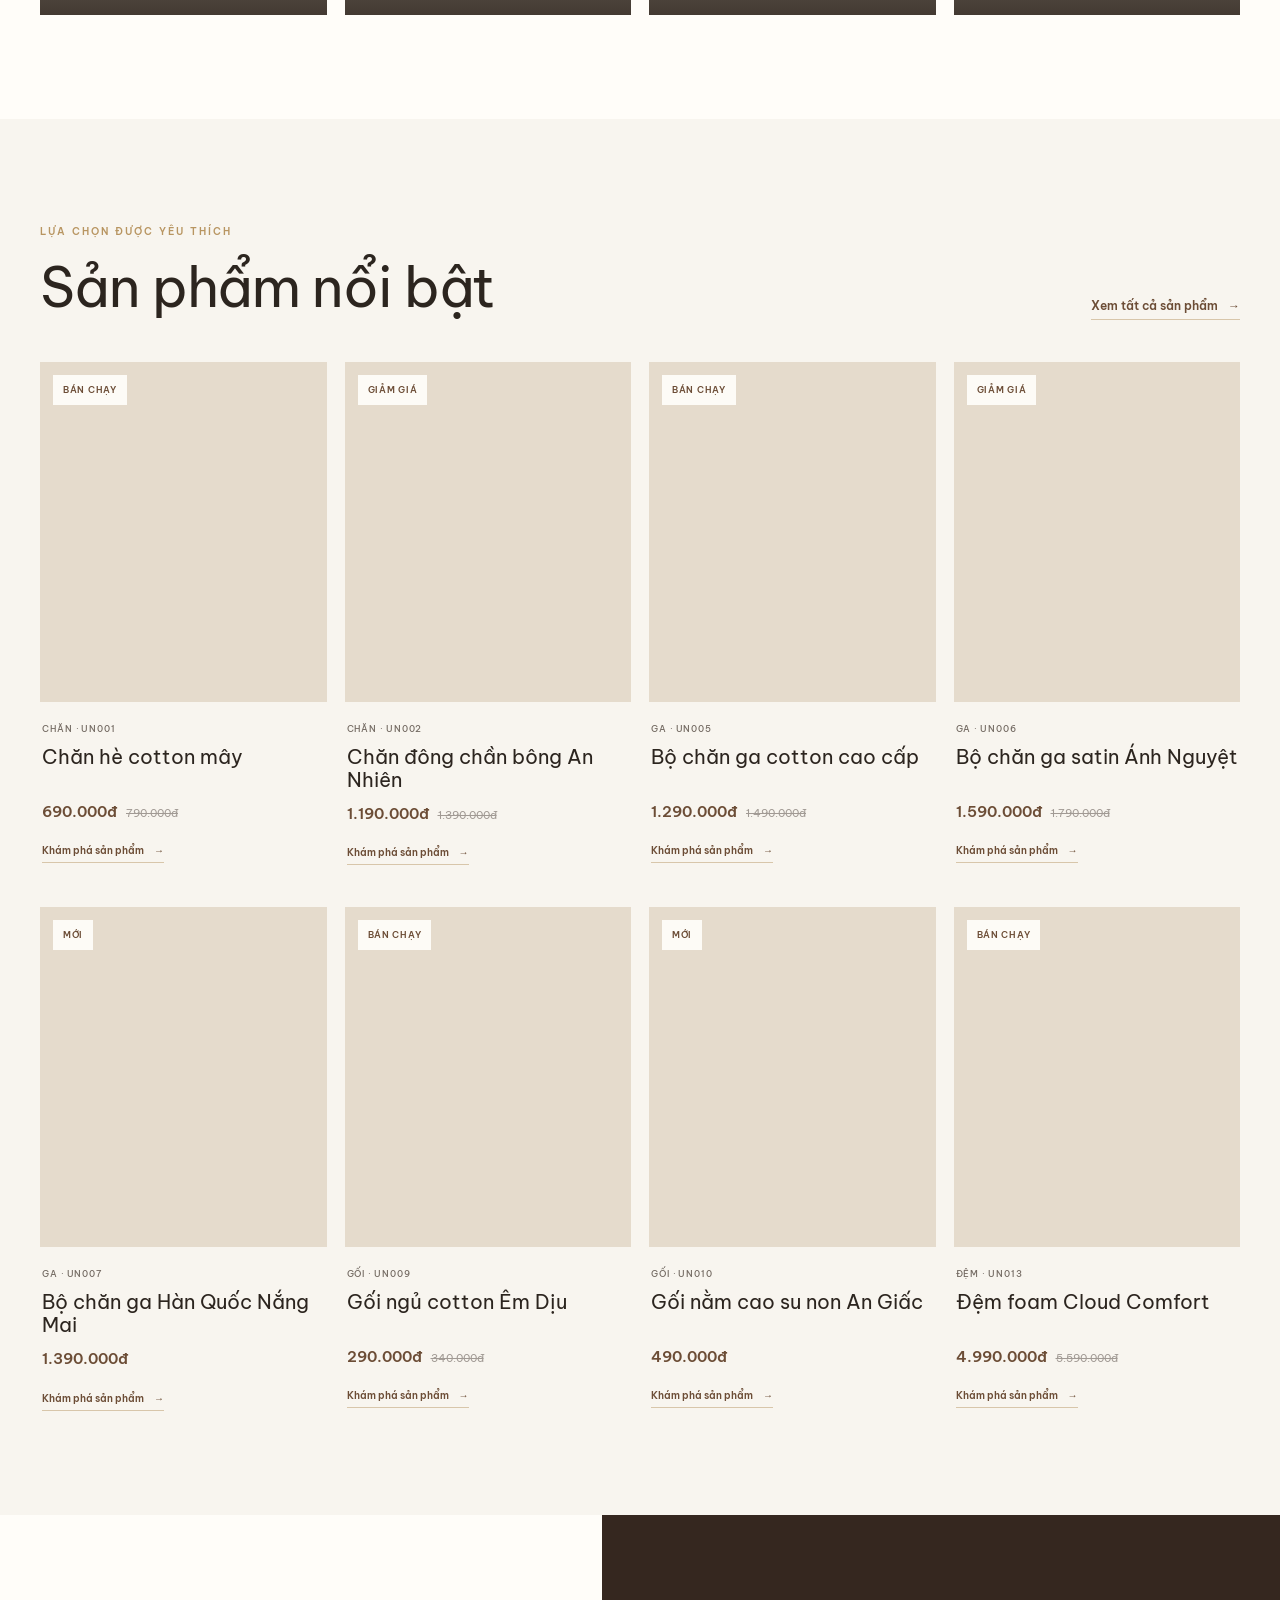
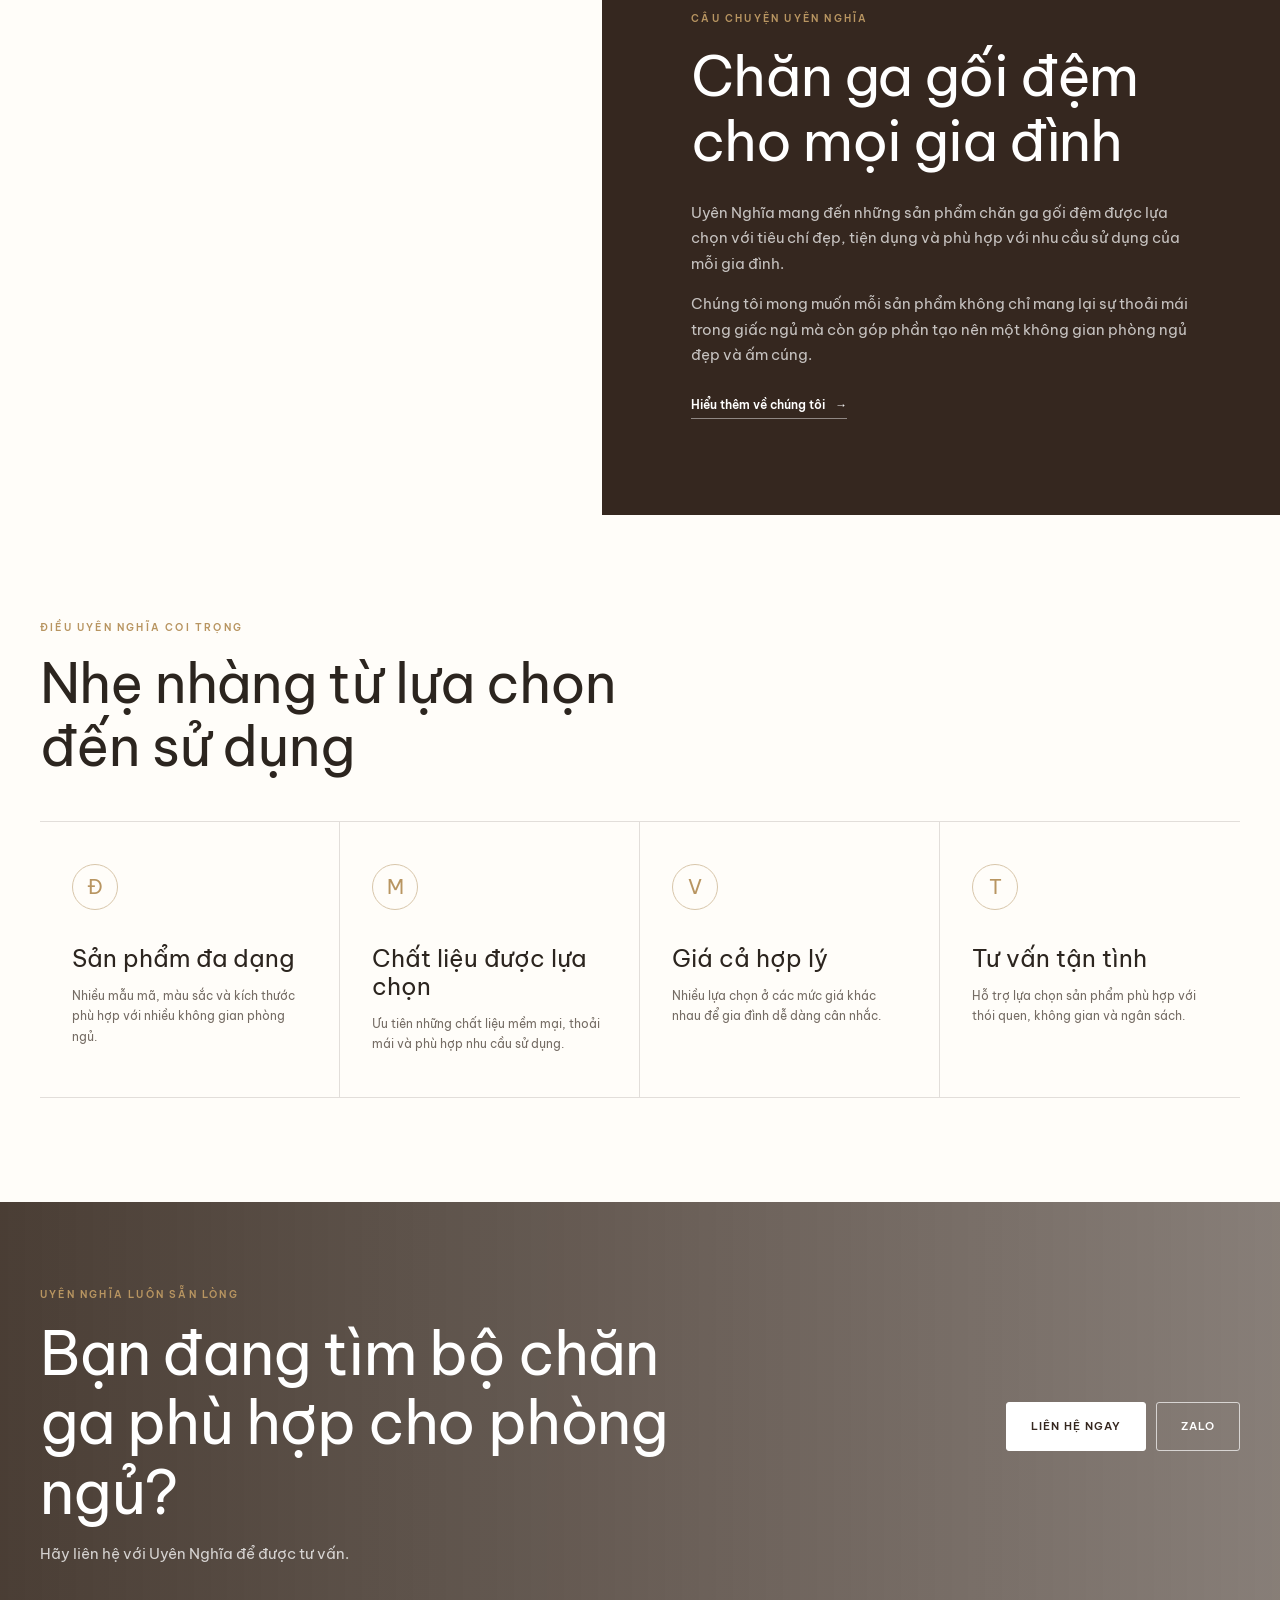
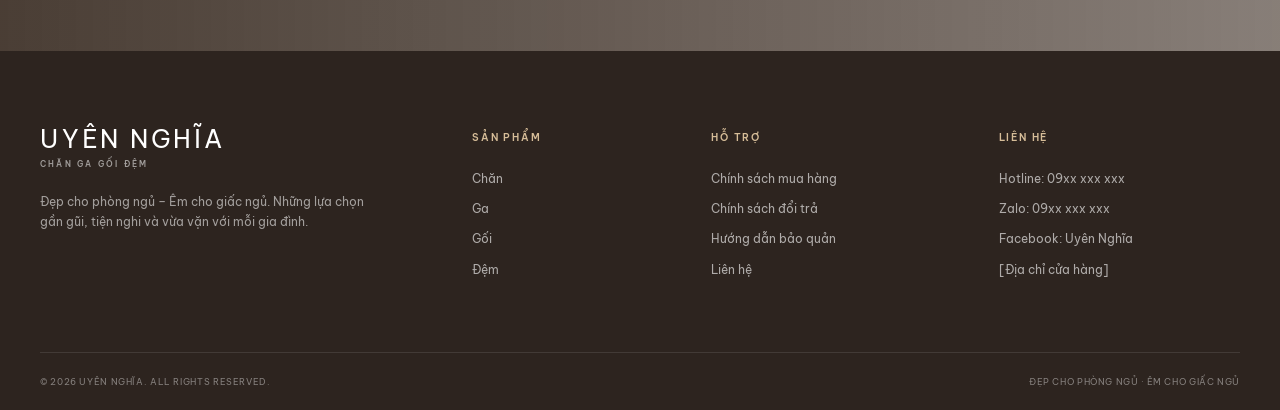
<file: demuyennghia.html>
<!doctype html>
<html lang="vi">
<head>
  <meta charset="utf-8">
  <meta name="viewport" content="width=device-width, initial-scale=1">
  <title>Demo website chăn ga gối đệm Uyên Nghĩa | Thợ Web</title>
  <meta name="description" content="Mẫu website bán chăn ga gối đệm Uyên Nghĩa do Thợ Web thiết kế, với danh mục sản phẩm, thông tin dịch vụ và kênh liên hệ rõ ràng.">
  <meta name="robots" content="noindex, follow, noarchive">
  <meta name="googlebot" content="noindex, follow, noarchive">
  <meta name="theme-color" content="#173b31">
  <link rel="canonical" href="https://thoweb.vn/demuyennghia.html">
  <meta property="og:locale" content="vi_VN">
  <meta property="og:type" content="website">
  <meta property="og:site_name" content="Thợ Web">
  <meta property="og:title" content="Demo website chăn ga gối đệm Uyên Nghĩa | Thợ Web">
  <meta property="og:description" content="Mẫu website bán chăn ga gối đệm hiện đại do Thợ Web thiết kế.">
  <meta property="og:url" content="https://thoweb.vn/demuyennghia.html">
  <meta property="og:image" content="https://thoweb.vn/demuyennghia.png">
  <meta property="og:image:alt" content="Giao diện website chăn ga gối đệm Uyên Nghĩa">
  <meta name="twitter:card" content="summary_large_image">
  <meta name="twitter:title" content="Demo website chăn ga gối đệm Uyên Nghĩa | Thợ Web">
  <meta name="twitter:description" content="Mẫu website bán chăn ga gối đệm hiện đại do Thợ Web thiết kế.">
  <meta name="twitter:image" content="https://thoweb.vn/demuyennghia.png">
  <link rel="preconnect" href="https://fonts.googleapis.com">
  <link rel="preconnect" href="https://images.unsplash.com">
  <link rel="stylesheet" href="demuyennghia-assets/css/style.css">
</head>
<body data-page="home">
  <a class="skip-link" href="#main-content">Đi đến nội dung chính</a>
  <div data-site-header></div>

  <main id="main-content">
    <section class="hero">
      <div class="container">
        <div class="hero__content reveal">
          <div class="hero__eyebrow">Đẹp cho phòng ngủ · Êm cho giấc ngủ</div>
          <h1><span>Uyên Nghĩa</span>Chạm vào sự êm dịu mỗi ngày</h1>
          <p class="hero__copy">Một không gian phòng ngủ đẹp bắt đầu từ những điều bạn chạm vào mỗi ngày — mềm mại, vừa vặn và thật sự dễ chịu.</p>
          <div class="hero__actions">
            <a class="button button--light" href="products.html">Xem sản phẩm</a>
            <a class="button button--ghost-light" href="contact.html">Liên hệ tư vấn</a>
          </div>
        </div>
      </div>
      <p class="hero__credit">Ảnh: <a href="https://unsplash.com/photos/Xbe5BfScmvM" target="_blank" rel="noopener">Clay Banks / Unsplash</a></p>
    </section>

    <section class="trust-strip" aria-label="Dịch vụ nổi bật">
      <div class="container trust-strip__inner">
        <div class="trust-item"><span>01</span><div><strong>Chất liệu được lựa chọn</strong><small>Êm dịu trong từng lần chạm</small></div></div>
        <div class="trust-item"><span>02</span><div><strong>Tư vấn tận tình</strong><small>Chọn đúng nhu cầu và ngân sách</small></div></div>
        <div class="trust-item"><span>03</span><div><strong>Nhiều mức giá</strong><small>Lựa chọn vừa vặn cho gia đình</small></div></div>
        <div class="trust-item"><span>04</span><div><strong>Giao hàng toàn quốc</strong><small>Đóng gói gọn gàng, cẩn thận</small></div></div>
      </div>
    </section>

    <section class="section" aria-labelledby="category-title">
      <div class="container">
        <div class="section-heading reveal">
          <div><span class="section-kicker">Tìm theo nhu cầu</span><h2 id="category-title">Danh mục sản phẩm</h2></div>
          <p>Từ lớp chăn mềm đến chiếc gối vừa vặn, cùng bạn hoàn thiện một phòng ngủ êm ái và có gu.</p>
        </div>
        <div class="category-grid">
          <a class="category-card category-card--blanket reveal" href="products.html?category=blanket">
            <div class="category-card__content"><span class="category-card__number">01 / CHĂN</span><h3>Chăn</h3><p>Mềm mại, đa dạng chất liệu và kiểu dáng.</p><span class="text-link">Xem sản phẩm <span>→</span></span></div>
          </a>
          <a class="category-card category-card--bedsheet reveal" href="products.html?category=bedsheet">
            <div class="category-card__content"><span class="category-card__number">02 / GA</span><h3>Ga</h3><p>Gam màu hài hòa cho nhiều kích thước giường.</p><span class="text-link">Xem sản phẩm <span>→</span></span></div>
          </a>
          <a class="category-card category-card--pillow reveal" href="products.html?category=pillow">
            <div class="category-card__content"><span class="category-card__number">03 / GỐI</span><h3>Gối</h3><p>Gối ngủ, gối ôm và phụ kiện phòng ngủ.</p><span class="text-link">Xem sản phẩm <span>→</span></span></div>
          </a>
          <a class="category-card category-card--mattress reveal" href="products.html?category=mattress">
            <div class="category-card__content"><span class="category-card__number">04 / ĐỆM</span><h3>Đệm</h3><p>Nhiều dòng đệm cho từng nhu cầu nâng đỡ.</p><span class="text-link">Xem sản phẩm <span>→</span></span></div>
          </a>
        </div>
      </div>
    </section>

    <section class="section section--ivory" aria-labelledby="featured-title">
      <div class="container">
        <div class="section-heading reveal">
          <div><span class="section-kicker">Lựa chọn được yêu thích</span><h2 id="featured-title">Sản phẩm nổi bật</h2></div>
          <a class="text-link" href="products.html">Xem tất cả sản phẩm <span>→</span></a>
        </div>
        <div class="product-grid" id="featured-products"></div>
      </div>
    </section>

    <section class="brand-story" aria-labelledby="story-title">
      <div class="brand-story__image" role="img" aria-label="Không gian phòng ngủ ấm cúng"></div>
      <div class="brand-story__content reveal">
        <span class="section-kicker">Câu chuyện Uyên Nghĩa</span>
        <h2 id="story-title">Chăn ga gối đệm cho mọi gia đình</h2>
        <p>Uyên Nghĩa mang đến những sản phẩm chăn ga gối đệm được lựa chọn với tiêu chí đẹp, tiện dụng và phù hợp với nhu cầu sử dụng của mỗi gia đình.</p>
        <p>Chúng tôi mong muốn mỗi sản phẩm không chỉ mang lại sự thoải mái trong giấc ngủ mà còn góp phần tạo nên một không gian phòng ngủ đẹp và ấm cúng.</p>
        <a class="text-link" href="about.html">Hiểu thêm về chúng tôi <span>→</span></a>
      </div>
    </section>

    <section class="section" aria-labelledby="benefits-title">
      <div class="container">
        <div class="section-heading reveal">
          <div><span class="section-kicker">Điều Uyên Nghĩa coi trọng</span><h2 id="benefits-title">Nhẹ nhàng từ lựa chọn đến sử dụng</h2></div>
        </div>
        <div class="benefit-grid">
          <article class="benefit-card reveal"><span class="benefit-card__icon">Đ</span><h3>Sản phẩm đa dạng</h3><p>Nhiều mẫu mã, màu sắc và kích thước phù hợp với nhiều không gian phòng ngủ.</p></article>
          <article class="benefit-card reveal"><span class="benefit-card__icon">M</span><h3>Chất liệu được lựa chọn</h3><p>Ưu tiên những chất liệu mềm mại, thoải mái và phù hợp nhu cầu sử dụng.</p></article>
          <article class="benefit-card reveal"><span class="benefit-card__icon">V</span><h3>Giá cả hợp lý</h3><p>Nhiều lựa chọn ở các mức giá khác nhau để gia đình dễ dàng cân nhắc.</p></article>
          <article class="benefit-card reveal"><span class="benefit-card__icon">T</span><h3>Tư vấn tận tình</h3><p>Hỗ trợ lựa chọn sản phẩm phù hợp với thói quen, không gian và ngân sách.</p></article>
        </div>
      </div>
    </section>

    <section class="cta-banner">
      <div class="container cta-banner__inner">
        <div class="reveal"><span class="section-kicker">Uyên Nghĩa luôn sẵn lòng</span><h2>Bạn đang tìm bộ chăn ga phù hợp cho phòng ngủ?</h2><p>Hãy liên hệ với Uyên Nghĩa để được tư vấn.</p></div>
        <div class="cta-banner__actions reveal"><a class="button button--light" href="contact.html">Liên hệ ngay</a><a class="button button--ghost-light" href="https://zalo.me/0900000000" target="_blank" rel="noopener">Zalo</a></div>
      </div>
    </section>
  </main>

  <div data-site-footer></div>
  <script src="demuyennghia-assets/js/layout.js"></script>
  <script src="demuyennghia-assets/js/products.js"></script>
  <script src="demuyennghia-assets/js/main.js"></script>
</body>
</html>
</file>
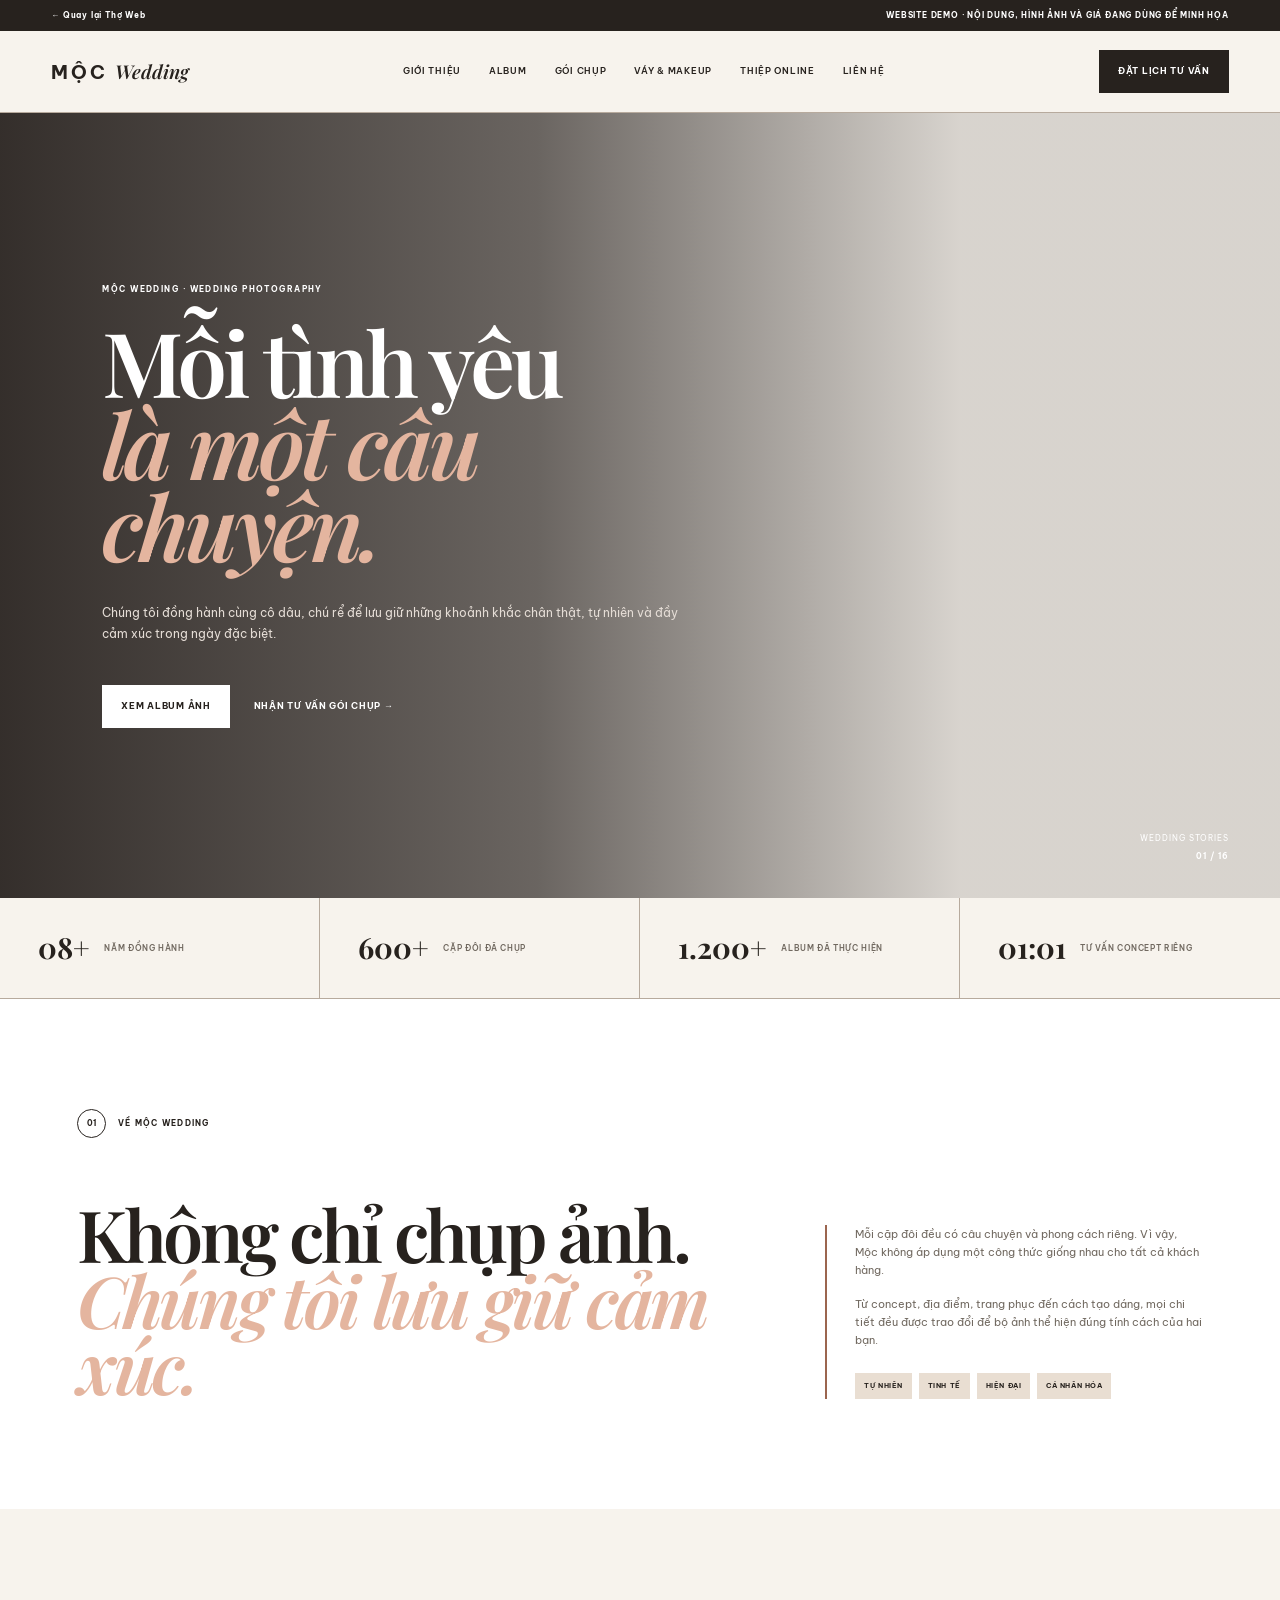
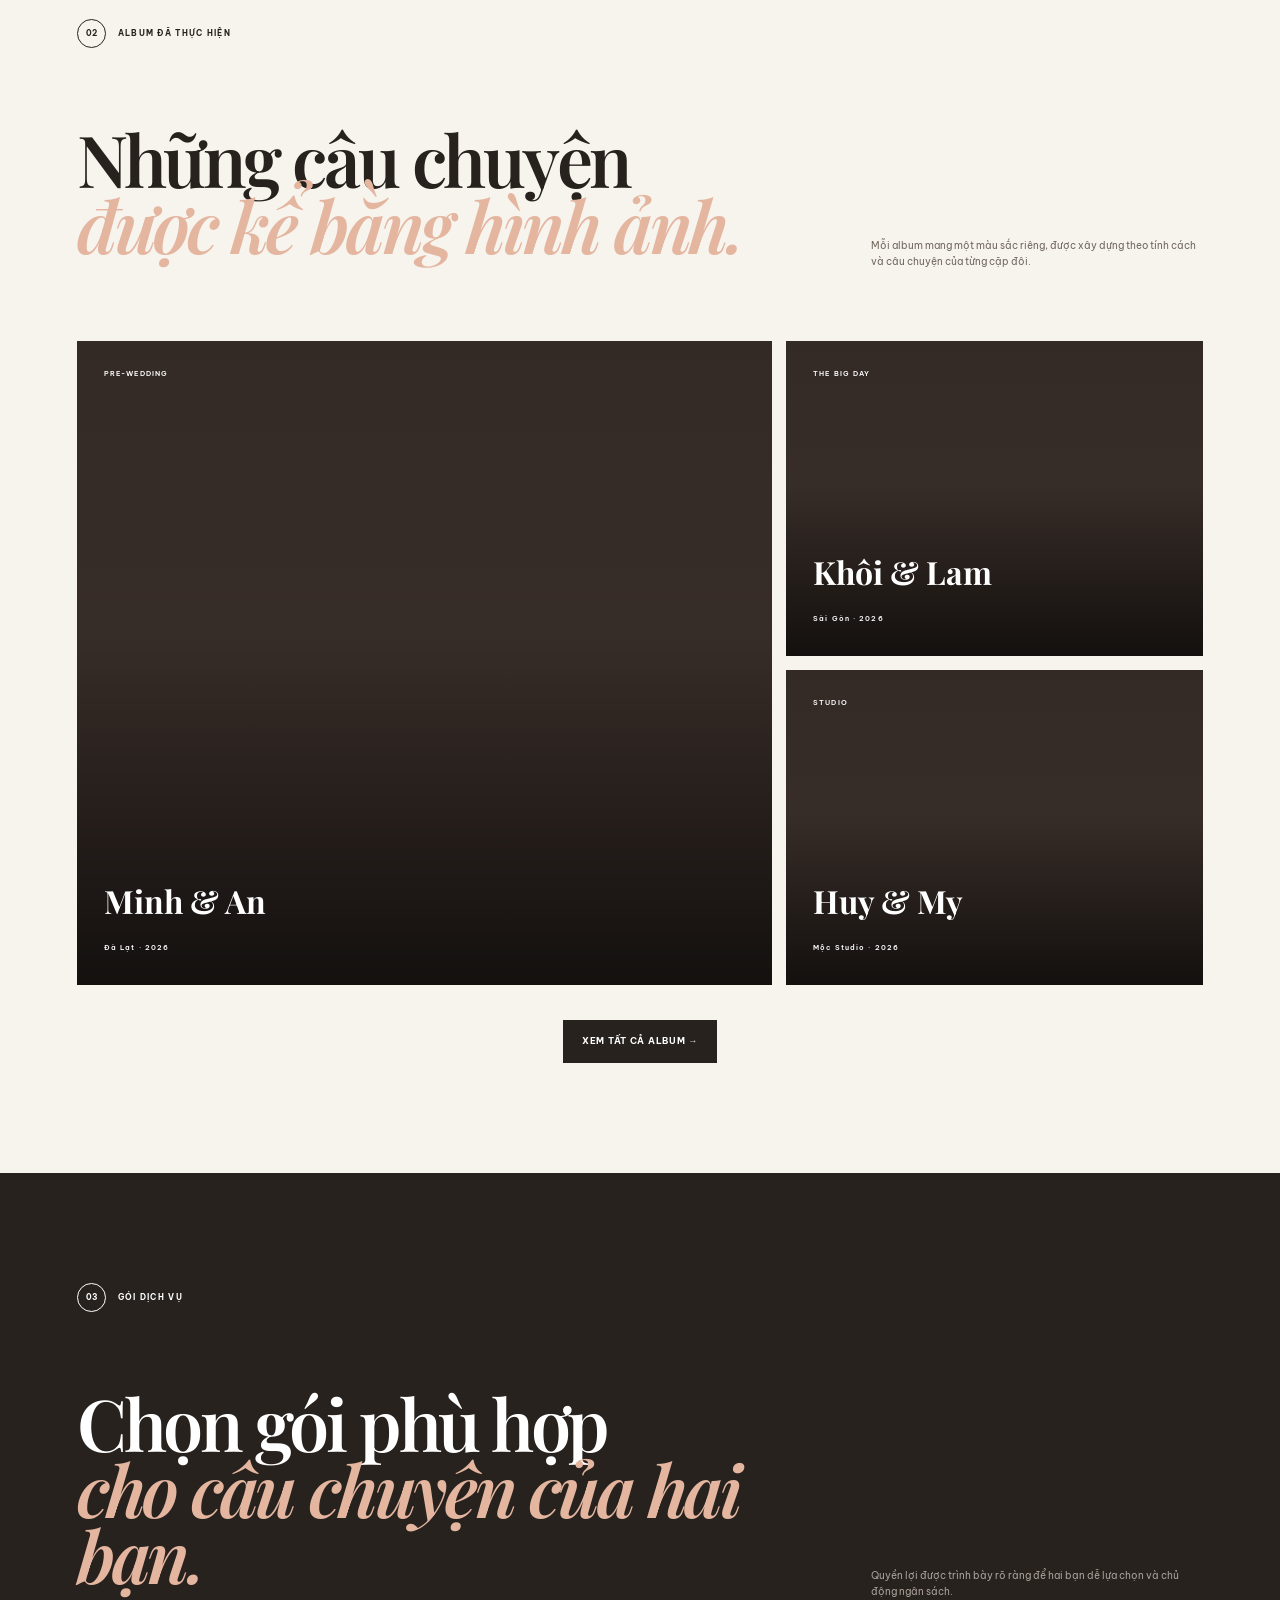
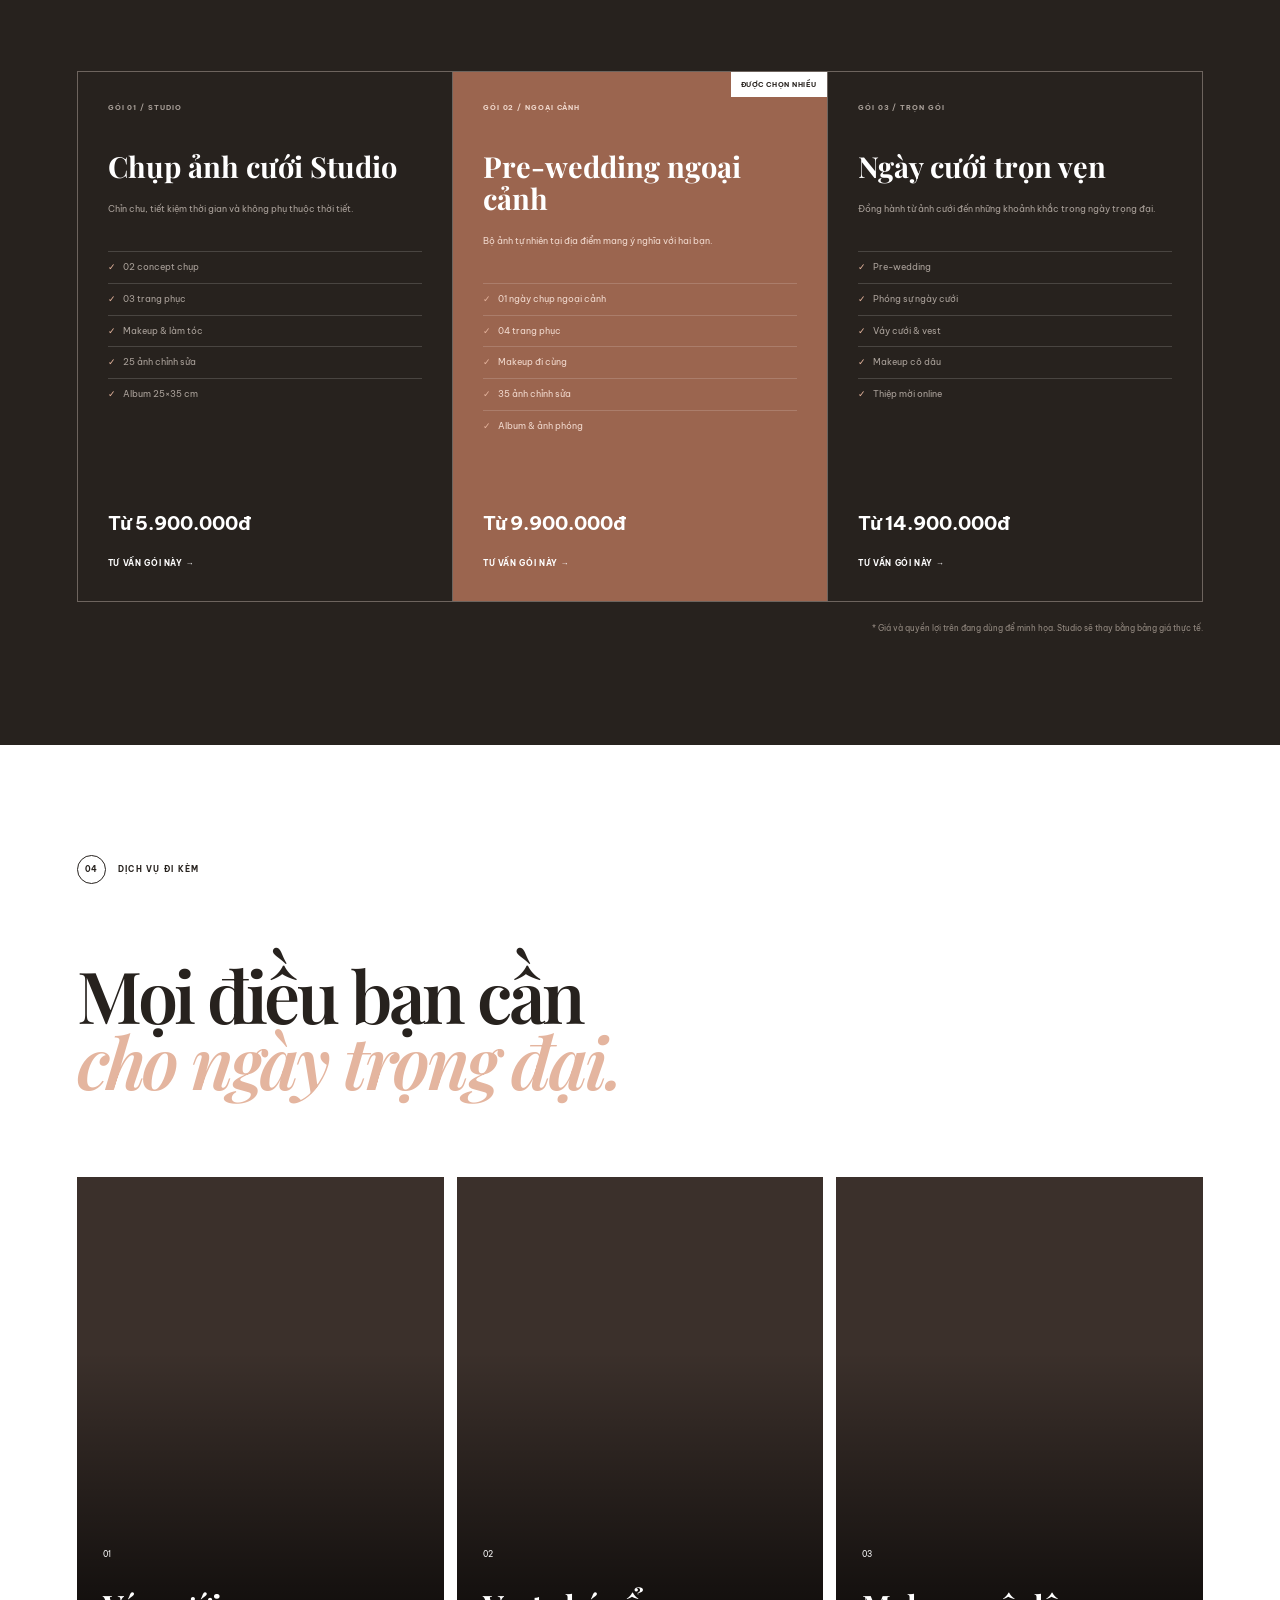
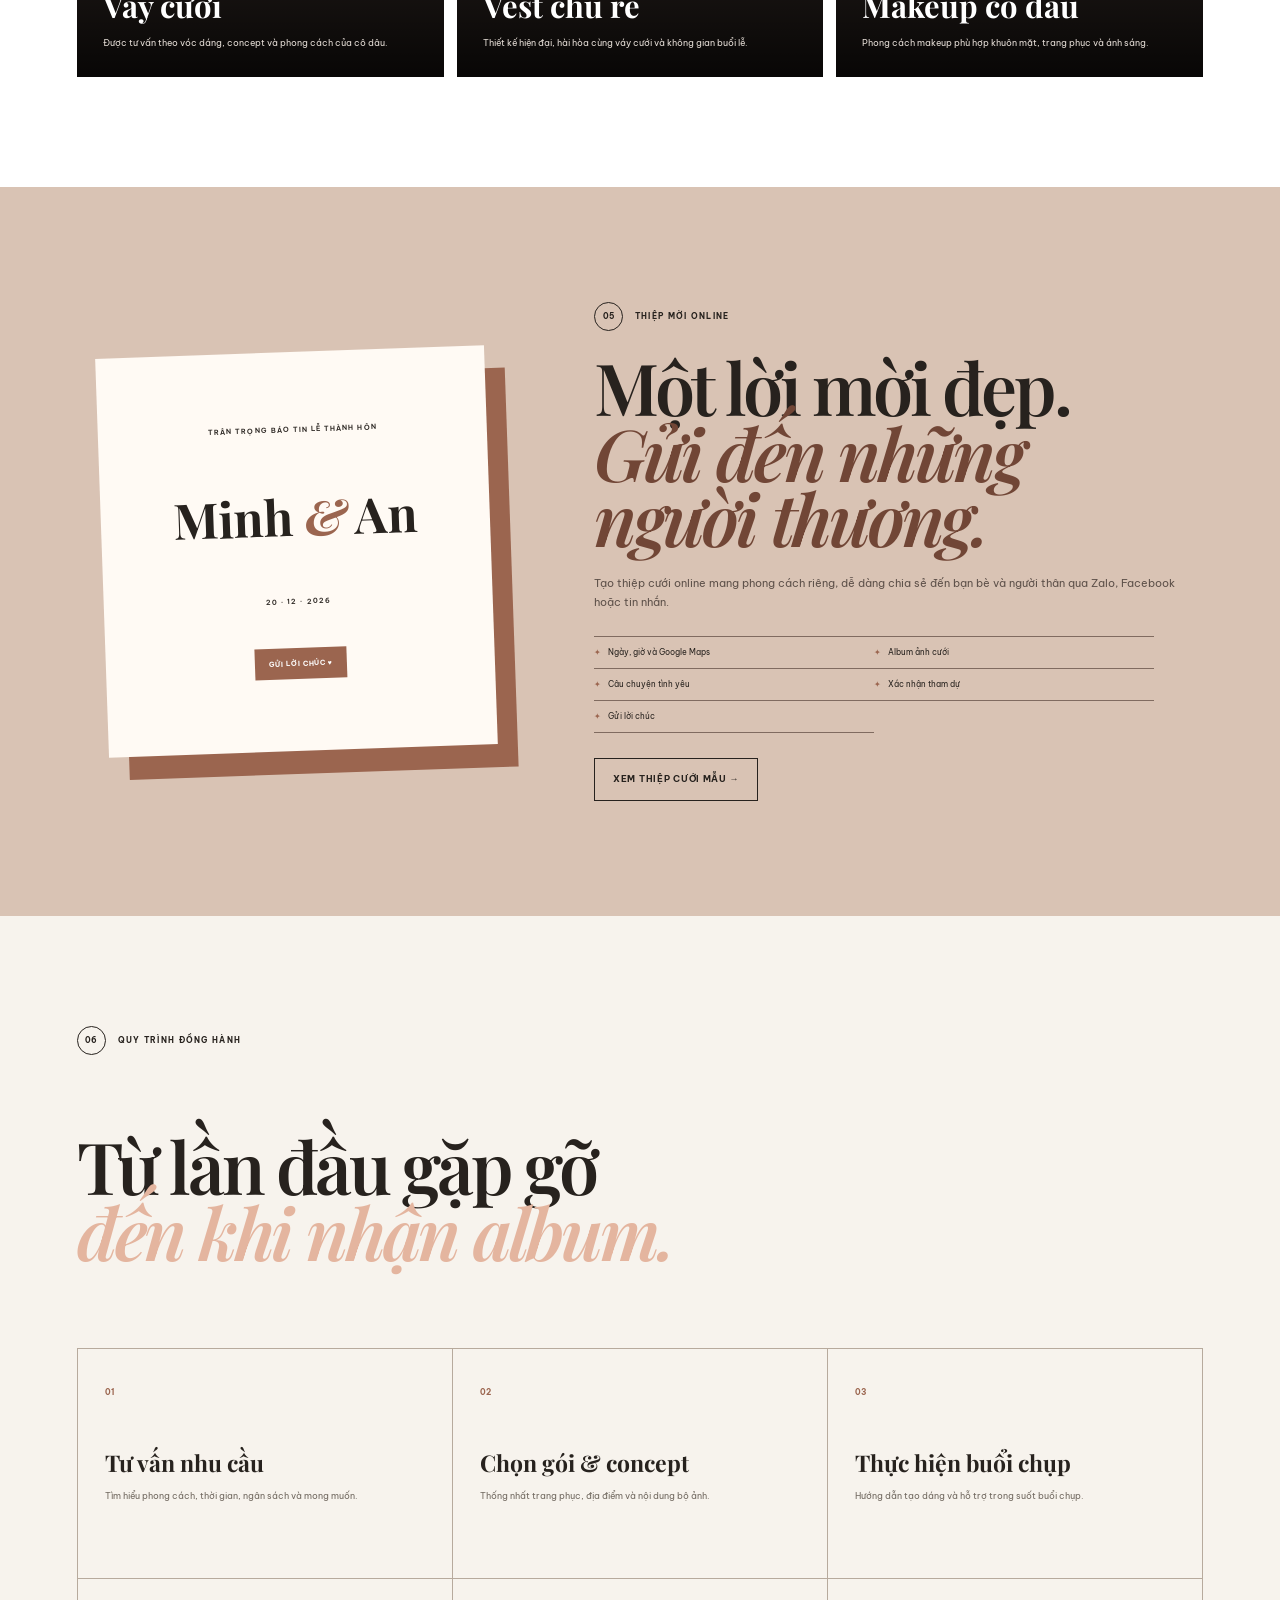
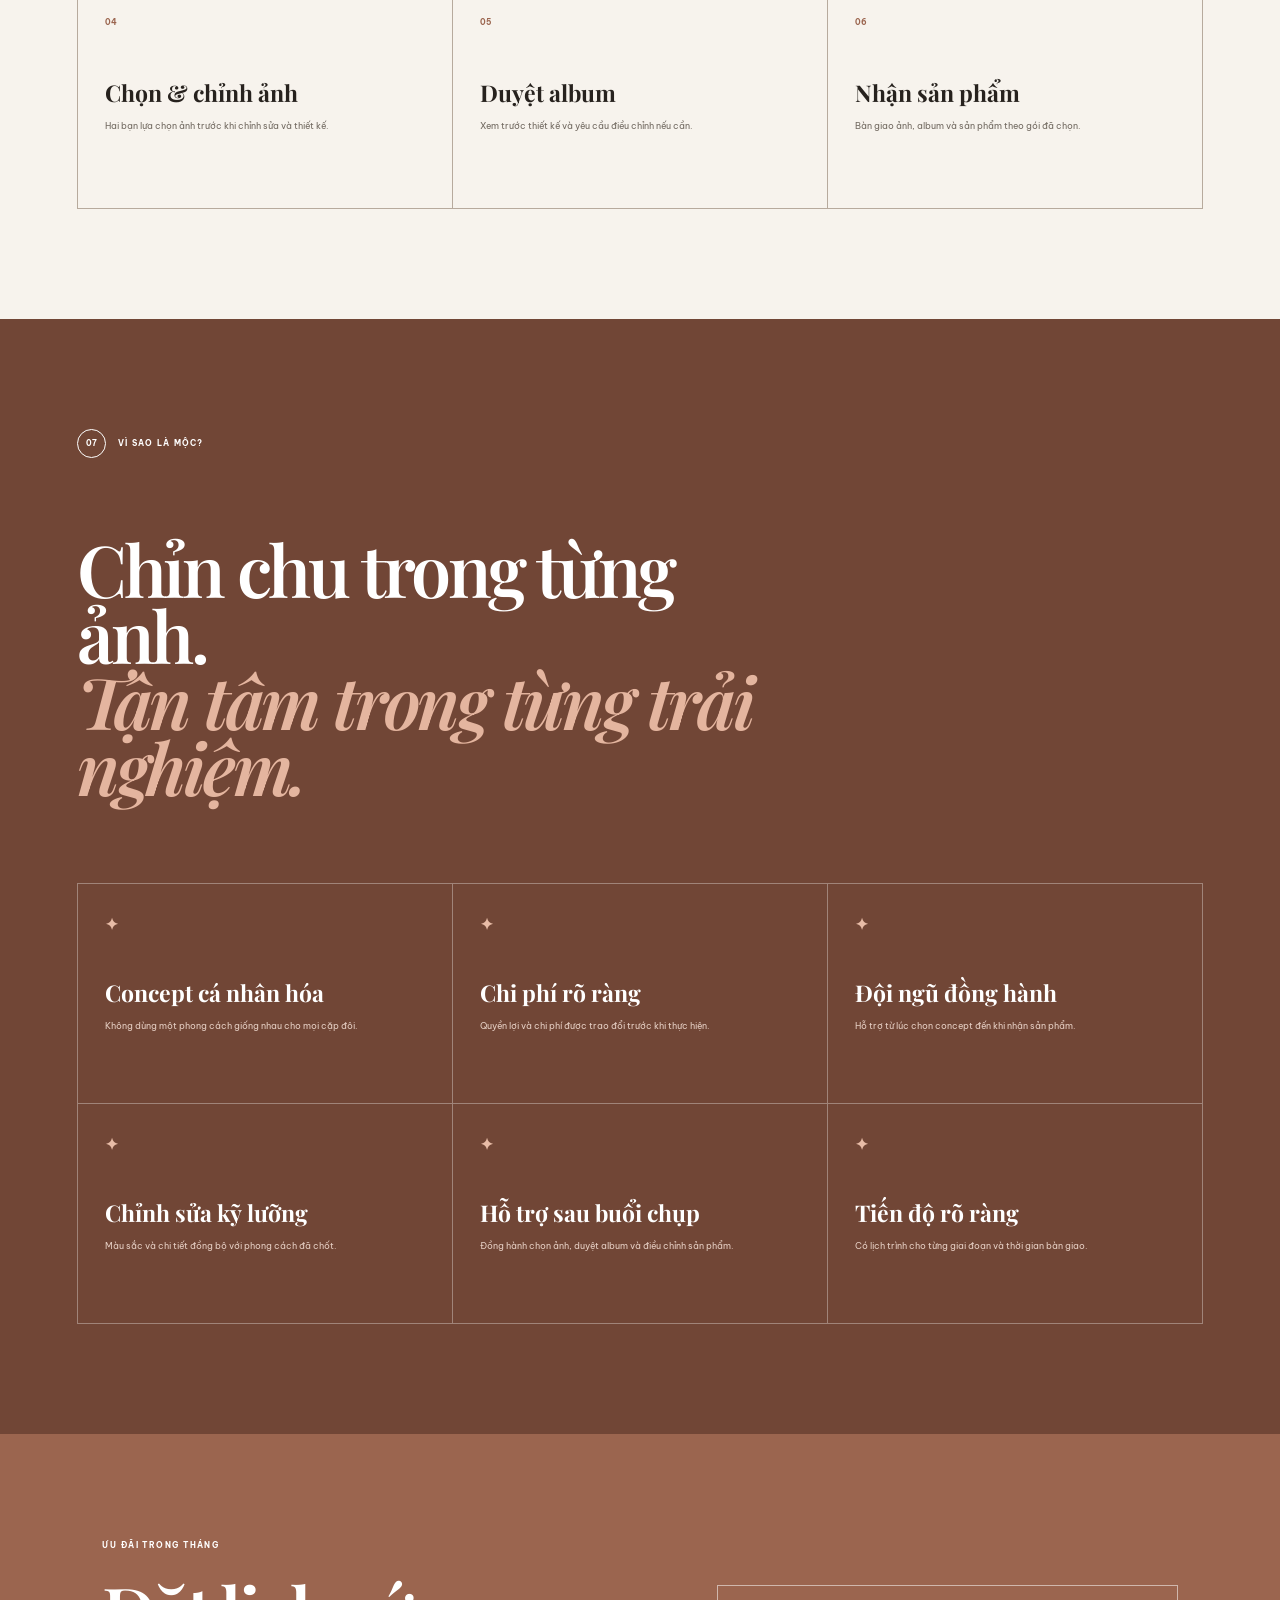
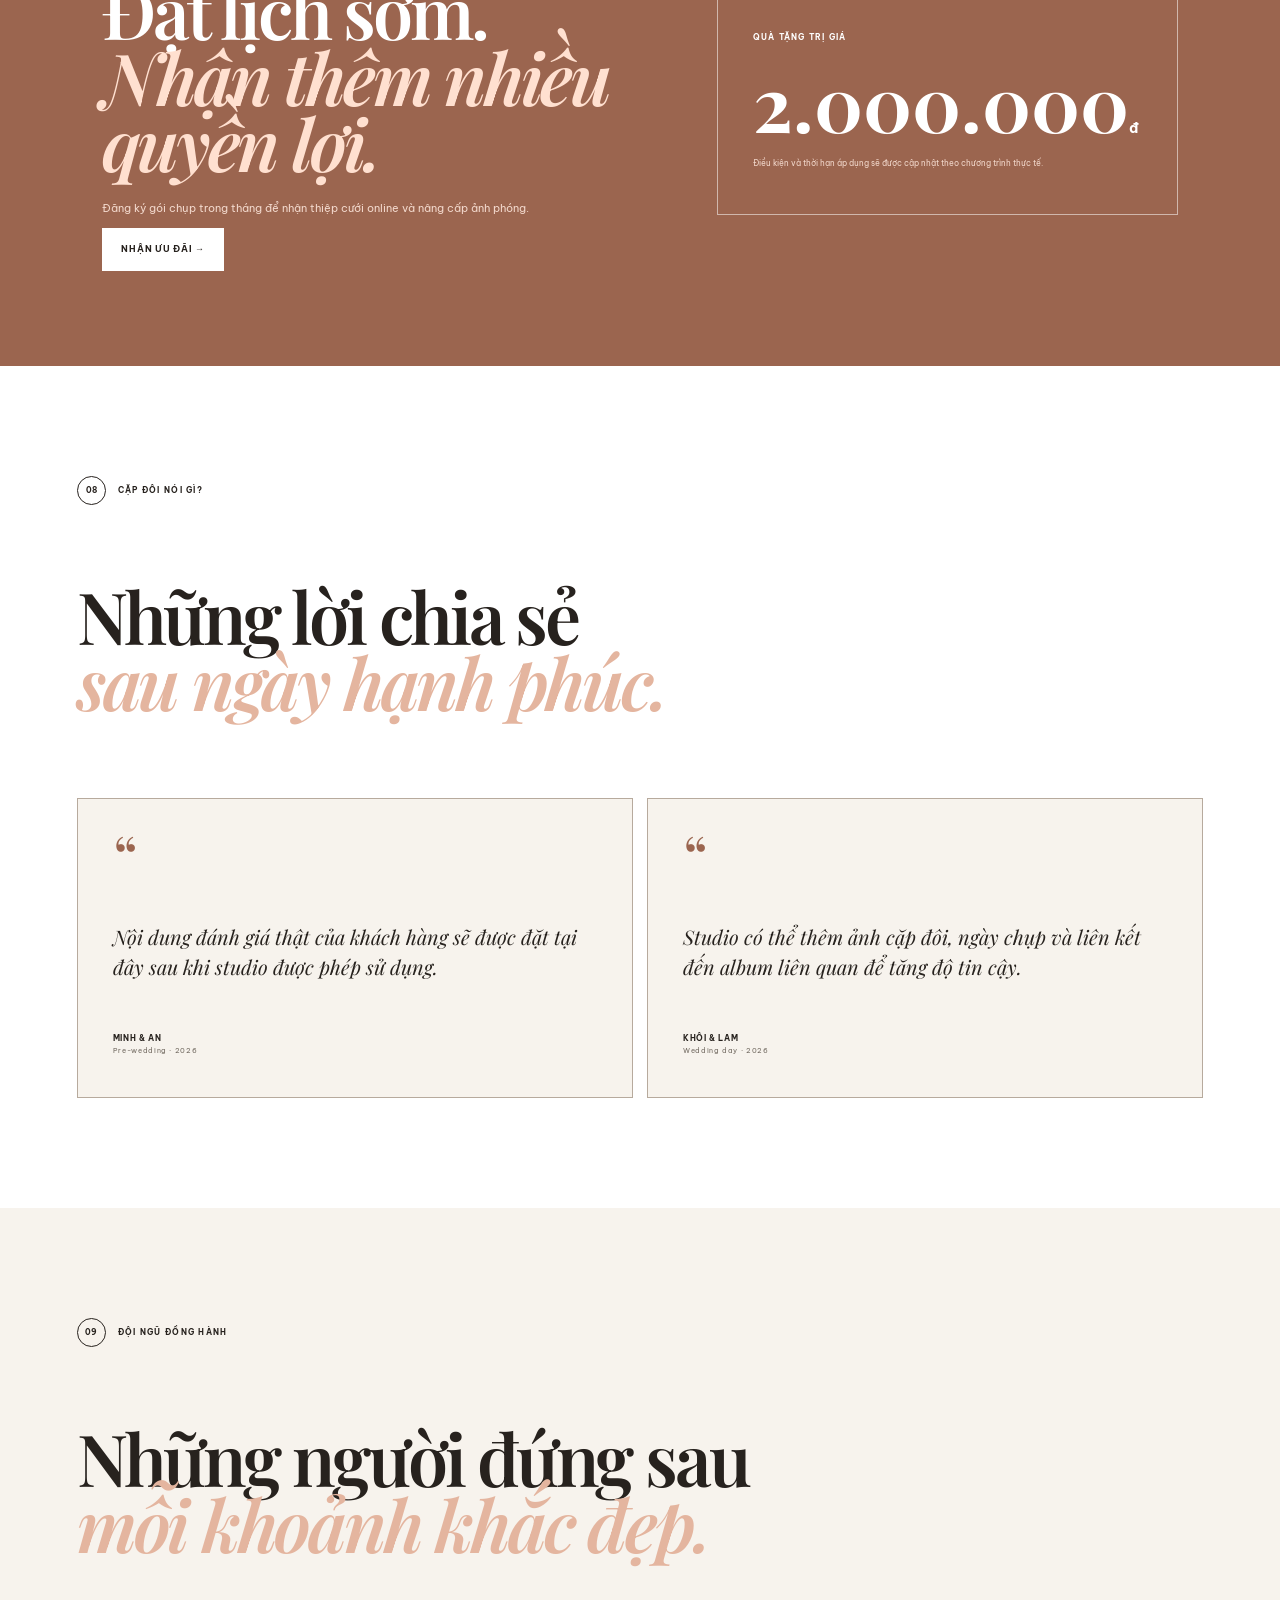
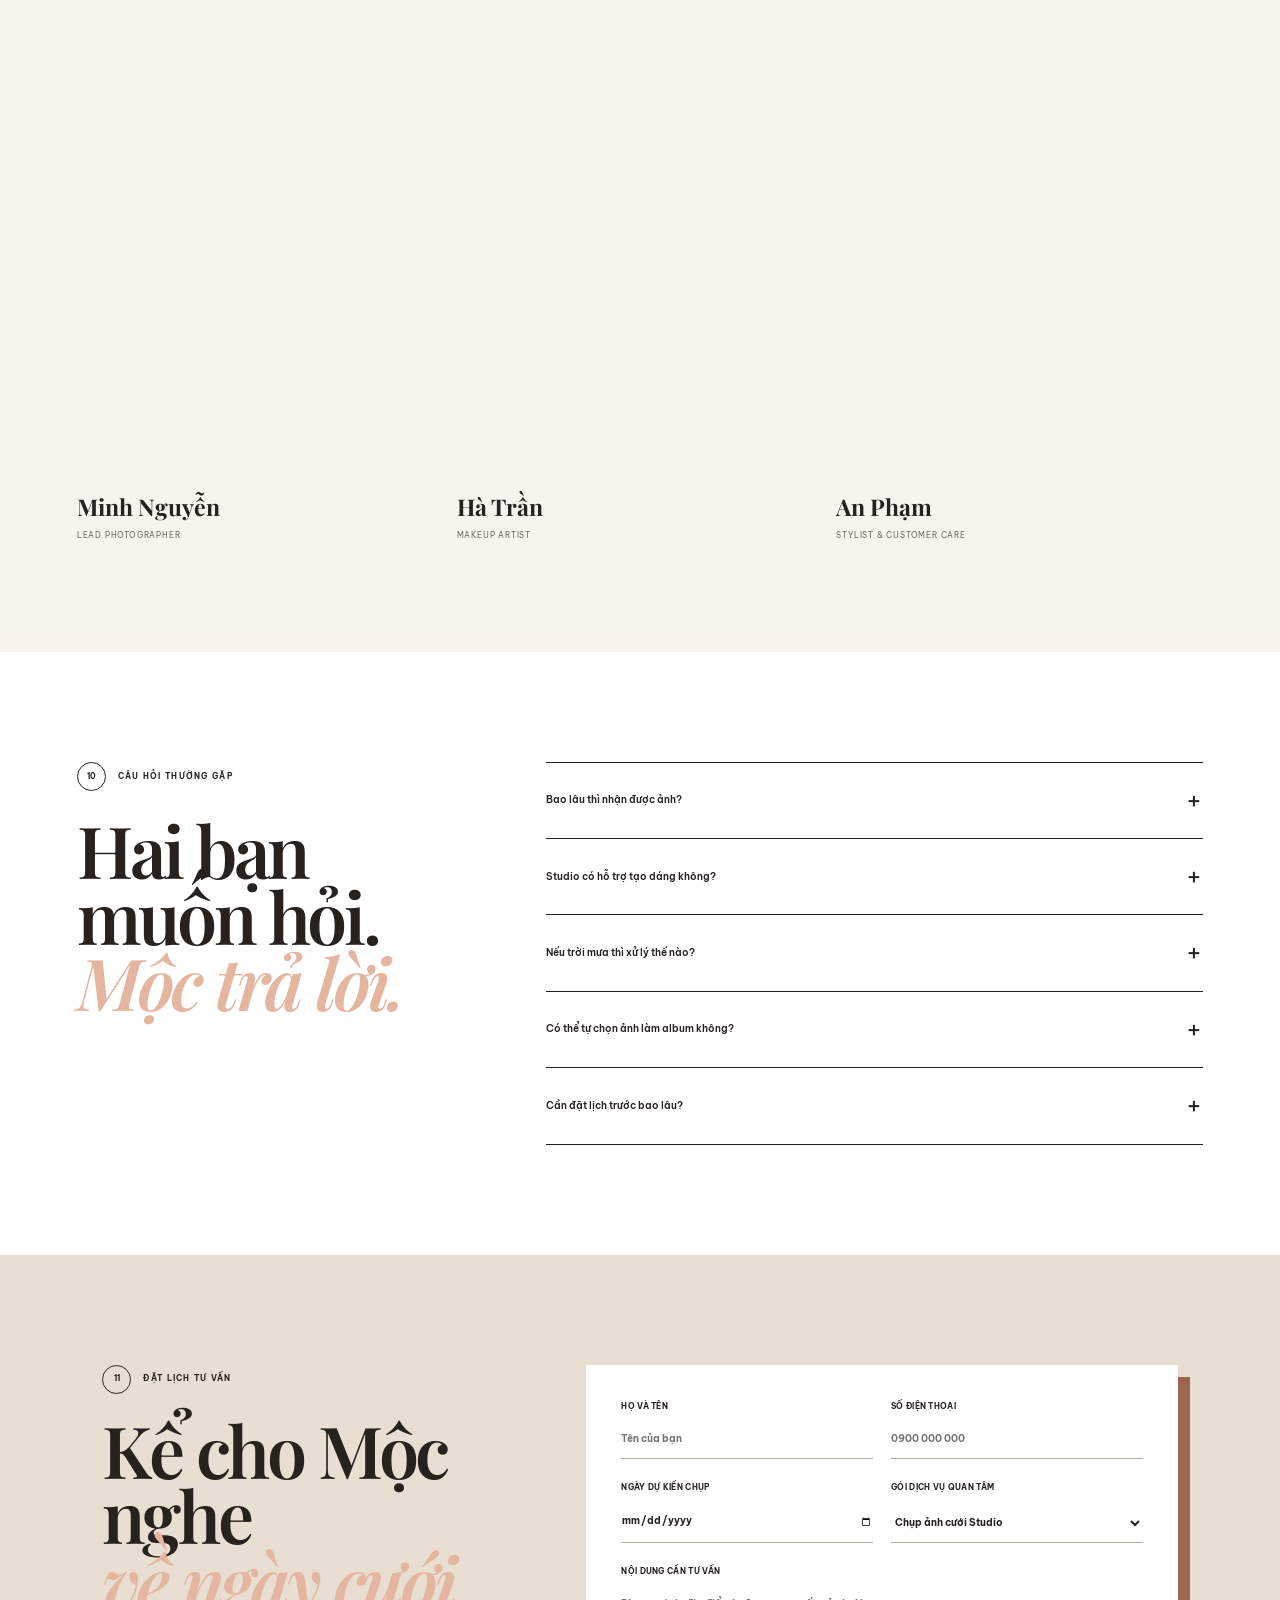
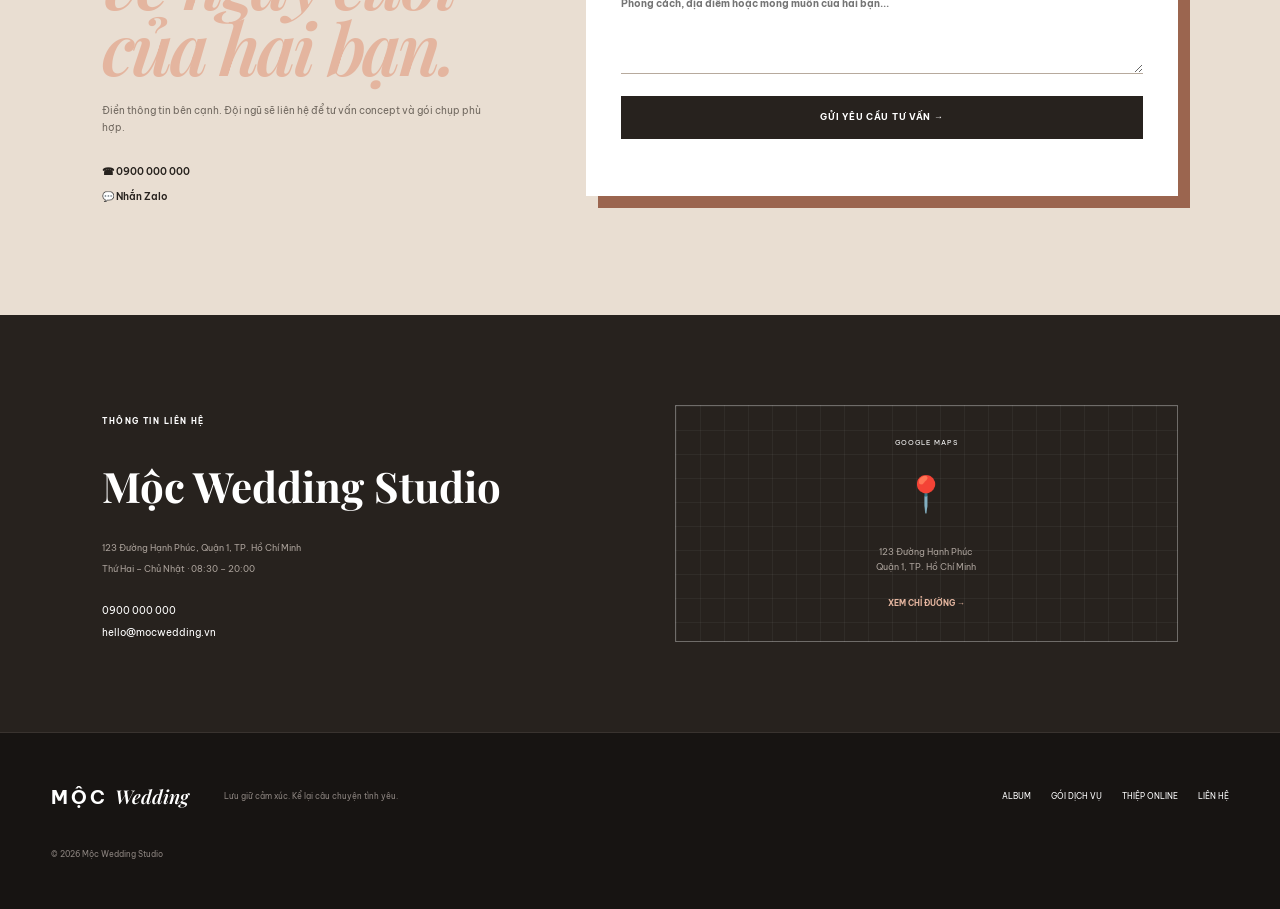
<file: studio-demo.html>
<!doctype html>
<html lang="vi">
    <head>
        <meta charset="utf-8" />
        <meta name="viewport" content="width=device-width,initial-scale=1" />
        <title>Demo website studio cưới Mộc Wedding | Thợ Web</title>
        <meta name="description" content="Mẫu website studio cưới do Thợ Web thiết kế, minh họa cách giới thiệu album ảnh, váy cưới, makeup, bảng giá và thiệp mời online." />
        <meta name="robots" content="noindex, follow, noarchive" />
        <meta name="googlebot" content="noindex, follow, noarchive" />
        <meta name="theme-color" content="#111111" />
        <link rel="canonical" href="https://thoweb.vn/studio-demo.html" />
        <meta property="og:locale" content="vi_VN" />
        <meta property="og:type" content="website" />
        <meta property="og:site_name" content="Thợ Web" />
        <meta property="og:title" content="Demo website studio cưới Mộc Wedding | Thợ Web" />
        <meta property="og:description" content="Mẫu giao diện website studio cưới hiện đại do Thợ Web thiết kế." />
        <meta property="og:url" content="https://thoweb.vn/studio-demo.html" />
        <meta property="og:image" content="https://thoweb.vn/thoweb-og.png" />
        <meta name="twitter:card" content="summary_large_image" />
        <meta name="twitter:title" content="Demo website studio cưới Mộc Wedding | Thợ Web" />
        <meta name="twitter:description" content="Mẫu giao diện website studio cưới hiện đại do Thợ Web thiết kế." />
        <meta name="twitter:image" content="https://thoweb.vn/thoweb-og.png" />
        <link rel="preconnect" href="https://fonts.googleapis.com" />
        <link rel="preconnect" href="https://fonts.gstatic.com" crossorigin />
        <link rel="preconnect" href="https://images.unsplash.com" />
        <link href="https://fonts.googleapis.com/css2?family=Be+Vietnam+Pro:wght@400;500;600;700&amp;family=Playfair+Display:ital,wght@0,600;1,600&amp;display=swap" rel="stylesheet" />
        <link rel="stylesheet" href="css/studio-demo.css" />
    </head>
    <body>
        <div class="demo-notice">
            <a href="web-studio.html#demo">← Quay lại Thợ Web</a>
            <span>WEBSITE DEMO · NỘI DUNG, HÌNH ẢNH VÀ GIÁ ĐANG DÙNG ĐỂ MINH HỌA</span>
        </div>
        <header class="site-header">
            <a class="brand" href="#trang-chu">MỘC <i>Wedding</i></a>
            <button class="nav-toggle" type="button" aria-expanded="false" aria-controls="main-nav" aria-label="Mở menu"><span aria-hidden="true"></span></button>
            <nav id="main-nav">
                <a href="#gioi-thieu">Giới thiệu</a><a href="#album">Album</a><a href="#goi-chup">Gói chụp</a
                ><a href="#dich-vu">Váy &amp; Makeup</a><a href="#thiep-online">Thiệp online</a><a href="#lien-he">Liên hệ</a>
            </nav>
            <a class="header-cta" href="#dat-lich">Đặt lịch tư vấn</a>
        </header>

        <main>
            <section class="hero" id="trang-chu">
                <div class="hero-image" role="img" aria-label="Cặp đôi trong ngày cưới"></div>
                <div class="hero-overlay"></div>
                <div class="hero-copy">
                    <small>MỘC WEDDING · WEDDING PHOTOGRAPHY</small>
                    <h1>Mỗi tình yêu<br /><i>là một câu chuyện.</i></h1>
                    <p>Chúng tôi đồng hành cùng cô dâu, chú rể để lưu giữ những khoảnh khắc chân thật, tự nhiên và đầy cảm xúc trong ngày đặc biệt.</p>
                    <div class="hero-actions"><a class="button light" href="#album">Xem album ảnh</a><a class="text-link" href="#dat-lich">Nhận tư vấn gói chụp →</a></div>
                </div>
                <div class="hero-caption"><span>WEDDING STORIES</span><b>01 / 16</b></div>
            </section>

            <section class="trust-strip" aria-label="Thông tin nổi bật">
                <div><strong>08+</strong><span>Năm đồng hành</span></div><div><strong>600+</strong><span>Cặp đôi đã chụp</span></div><div><strong>1.200+</strong><span>Album đã thực hiện</span></div><div><strong>01:01</strong><span>Tư vấn concept riêng</span></div>
            </section>

            <section class="section about" id="gioi-thieu">
                <div class="section-label"><span>01</span><small>VỀ MỘC WEDDING</small></div>
                <div class="about-grid">
                    <div><h2>Không chỉ chụp ảnh.<br /><i>Chúng tôi lưu giữ cảm xúc.</i></h2></div>
                    <div class="about-copy"><p>Mỗi cặp đôi đều có câu chuyện và phong cách riêng. Vì vậy, Mộc không áp dụng một công thức giống nhau cho tất cả khách hàng.</p><p>Từ concept, địa điểm, trang phục đến cách tạo dáng, mọi chi tiết đều được trao đổi để bộ ảnh thể hiện đúng tính cách của hai bạn.</p><div class="style-tags"><span>TỰ NHIÊN</span><span>TINH TẾ</span><span>HIỆN ĐẠI</span><span>CÁ NHÂN HÓA</span></div></div>
                </div>
            </section>

            <section class="section albums" id="album">
                <div class="section-heading"><div class="section-label"><span>02</span><small>ALBUM ĐÃ THỰC HIỆN</small></div><h2>Những câu chuyện<br /><i>được kể bằng hình ảnh.</i></h2><p>Mỗi album mang một màu sắc riêng, được xây dựng theo tính cách và câu chuyện của từng cặp đôi.</p></div>
                <div class="album-grid">
                    <a class="album-card large" href="#" style="--photo:url('https://images.unsplash.com/photo-1519741497674-611481863552?auto=format&fit=crop&w=1400&q=85')"><span>PRE-WEDDING</span><div><h3>Minh &amp; An</h3><small>Đà Lạt · 2026</small></div></a>
                    <a class="album-card" href="#" style="--photo:url('https://images.unsplash.com/photo-1519225421980-715cb0215aed?auto=format&fit=crop&w=1000&q=85')"><span>THE BIG DAY</span><div><h3>Khôi &amp; Lam</h3><small>Sài Gòn · 2026</small></div></a>
                    <a class="album-card" href="#" style="--photo:url('https://images.unsplash.com/photo-1591604466107-ec97de577aff?auto=format&fit=crop&w=1000&q=85')"><span>STUDIO</span><div><h3>Huy &amp; My</h3><small>Mộc Studio · 2026</small></div></a>
                </div>
                <div class="center-action"><a class="button dark" href="#">Xem tất cả album →</a></div>
            </section>

            <section class="section packages" id="goi-chup">
                <div class="section-heading light-heading"><div class="section-label"><span>03</span><small>GÓI DỊCH VỤ</small></div><h2>Chọn gói phù hợp<br /><i>cho câu chuyện của hai bạn.</i></h2><p>Quyền lợi được trình bày rõ ràng để hai bạn dễ lựa chọn và chủ động ngân sách.</p></div>
                <div class="package-grid">
                    <article><small>GÓI 01 / STUDIO</small><h3>Chụp ảnh cưới Studio</h3><p>Chỉn chu, tiết kiệm thời gian và không phụ thuộc thời tiết.</p><ul><li>02 concept chụp</li><li>03 trang phục</li><li>Makeup &amp; làm tóc</li><li>25 ảnh chỉnh sửa</li><li>Album 25×35 cm</li></ul><strong>Từ 5.900.000đ</strong><a href="#dat-lich">Tư vấn gói này →</a></article>
                    <article class="featured"><span class="popular">ĐƯỢC CHỌN NHIỀU</span><small>GÓI 02 / NGOẠI CẢNH</small><h3>Pre-wedding ngoại cảnh</h3><p>Bộ ảnh tự nhiên tại địa điểm mang ý nghĩa với hai bạn.</p><ul><li>01 ngày chụp ngoại cảnh</li><li>04 trang phục</li><li>Makeup đi cùng</li><li>35 ảnh chỉnh sửa</li><li>Album &amp; ảnh phóng</li></ul><strong>Từ 9.900.000đ</strong><a href="#dat-lich">Tư vấn gói này →</a></article>
                    <article><small>GÓI 03 / TRỌN GÓI</small><h3>Ngày cưới trọn vẹn</h3><p>Đồng hành từ ảnh cưới đến những khoảnh khắc trong ngày trọng đại.</p><ul><li>Pre-wedding</li><li>Phóng sự ngày cưới</li><li>Váy cưới &amp; vest</li><li>Makeup cô dâu</li><li>Thiệp mời online</li></ul><strong>Từ 14.900.000đ</strong><a href="#dat-lich">Tư vấn gói này →</a></article>
                </div>
                <p class="sample-note">* Giá và quyền lợi trên đang dùng để minh họa. Studio sẽ thay bằng bảng giá thực tế.</p>
            </section>

            <section class="section services" id="dich-vu">
                <div class="section-heading"><div class="section-label"><span>04</span><small>DỊCH VỤ ĐI KÈM</small></div><h2>Mọi điều bạn cần<br /><i>cho ngày trọng đại.</i></h2></div>
                <div class="service-gallery">
                    <article class="service-photo" style="--photo:url('https://images.unsplash.com/photo-1465495976277-4387d4b0e4a6?auto=format&fit=crop&w=1000&q=85')"><span>01</span><h3>Váy cưới</h3><p>Được tư vấn theo vóc dáng, concept và phong cách của cô dâu.</p></article>
                    <article class="service-photo" style="--photo:url('https://images.unsplash.com/photo-1511285560929-80b456fea0bc?auto=format&fit=crop&w=1000&q=85')"><span>02</span><h3>Vest chú rể</h3><p>Thiết kế hiện đại, hài hòa cùng váy cưới và không gian buổi lễ.</p></article>
                    <article class="service-photo" style="--photo:url('https://images.unsplash.com/photo-1606216794074-735e91aa2c92?auto=format&fit=crop&w=1000&q=85')"><span>03</span><h3>Makeup cô dâu</h3><p>Phong cách makeup phù hợp khuôn mặt, trang phục và ánh sáng.</p></article>
                </div>
            </section>

            <section class="invitation" id="thiep-online">
                <div class="invitation-card"><small>TRÂN TRỌNG BÁO TIN LỄ THÀNH HÔN</small><strong>Minh <i>&amp;</i> An</strong><span>20 · 12 · 2026</span><b>GỬI LỜI CHÚC ♥</b></div>
                <div class="invitation-copy"><div class="section-label"><span>05</span><small>THIỆP MỜI ONLINE</small></div><h2>Một lời mời đẹp.<br /><i>Gửi đến những người thương.</i></h2><p>Tạo thiệp cưới online mang phong cách riêng, dễ dàng chia sẻ đến bạn bè và người thân qua Zalo, Facebook hoặc tin nhắn.</p><ul><li>Ngày, giờ và Google Maps</li><li>Album ảnh cưới</li><li>Câu chuyện tình yêu</li><li>Xác nhận tham dự</li><li>Gửi lời chúc</li></ul><a class="button outline" href="#">Xem thiệp cưới mẫu →</a></div>
            </section>

            <section class="section journey">
                <div class="section-heading"><div class="section-label"><span>06</span><small>QUY TRÌNH ĐỒNG HÀNH</small></div><h2>Từ lần đầu gặp gỡ<br /><i>đến khi nhận album.</i></h2></div>
                <div class="journey-grid"><article><b>01</b><h3>Tư vấn nhu cầu</h3><p>Tìm hiểu phong cách, thời gian, ngân sách và mong muốn.</p></article><article><b>02</b><h3>Chọn gói &amp; concept</h3><p>Thống nhất trang phục, địa điểm và nội dung bộ ảnh.</p></article><article><b>03</b><h3>Thực hiện buổi chụp</h3><p>Hướng dẫn tạo dáng và hỗ trợ trong suốt buổi chụp.</p></article><article><b>04</b><h3>Chọn &amp; chỉnh ảnh</h3><p>Hai bạn lựa chọn ảnh trước khi chỉnh sửa và thiết kế.</p></article><article><b>05</b><h3>Duyệt album</h3><p>Xem trước thiết kế và yêu cầu điều chỉnh nếu cần.</p></article><article><b>06</b><h3>Nhận sản phẩm</h3><p>Bàn giao ảnh, album và sản phẩm theo gói đã chọn.</p></article></div>
            </section>

            <section class="section reasons">
                <div class="section-heading light-heading"><div class="section-label"><span>07</span><small>VÌ SAO LÀ MỘC?</small></div><h2>Chỉn chu trong từng ảnh.<br /><i>Tận tâm trong từng trải nghiệm.</i></h2></div>
                <div class="reason-grid"><article><b>✦</b><h3>Concept cá nhân hóa</h3><p>Không dùng một phong cách giống nhau cho mọi cặp đôi.</p></article><article><b>✦</b><h3>Chi phí rõ ràng</h3><p>Quyền lợi và chi phí được trao đổi trước khi thực hiện.</p></article><article><b>✦</b><h3>Đội ngũ đồng hành</h3><p>Hỗ trợ từ lúc chọn concept đến khi nhận sản phẩm.</p></article><article><b>✦</b><h3>Chỉnh sửa kỹ lưỡng</h3><p>Màu sắc và chi tiết đồng bộ với phong cách đã chốt.</p></article><article><b>✦</b><h3>Hỗ trợ sau buổi chụp</h3><p>Đồng hành chọn ảnh, duyệt album và điều chỉnh sản phẩm.</p></article><article><b>✦</b><h3>Tiến độ rõ ràng</h3><p>Có lịch trình cho từng giai đoạn và thời gian bàn giao.</p></article></div>
            </section>

            <section class="promotion">
                <div><small>ƯU ĐÃI TRONG THÁNG</small><h2>Đặt lịch sớm.<br /><i>Nhận thêm nhiều quyền lợi.</i></h2><p>Đăng ký gói chụp trong tháng để nhận thiệp cưới online và nâng cấp ảnh phóng.</p><a class="button light" href="#dat-lich">Nhận ưu đãi →</a></div>
                <div class="promo-number"><span>QUÀ TẶNG TRỊ GIÁ</span><strong>2.000.000<small>đ</small></strong><p>Điều kiện và thời hạn áp dụng sẽ được cập nhật theo chương trình thực tế.</p></div>
            </section>

            <section class="section testimonials">
                <div class="section-heading"><div class="section-label"><span>08</span><small>CẶP ĐÔI NÓI GÌ?</small></div><h2>Những lời chia sẻ<br /><i>sau ngày hạnh phúc.</i></h2></div>
                <div class="testimonial-grid"><article><span>“</span><p>Nội dung đánh giá thật của khách hàng sẽ được đặt tại đây sau khi studio được phép sử dụng.</p><div><b>MINH &amp; AN</b><small>Pre-wedding · 2026</small></div></article><article><span>“</span><p>Studio có thể thêm ảnh cặp đôi, ngày chụp và liên kết đến album liên quan để tăng độ tin cậy.</p><div><b>KHÔI &amp; LAM</b><small>Wedding day · 2026</small></div></article></div>
            </section>

            <section class="section team">
                <div class="section-heading"><div class="section-label"><span>09</span><small>ĐỘI NGŨ ĐỒNG HÀNH</small></div><h2>Những người đứng sau<br /><i>mỗi khoảnh khắc đẹp.</i></h2></div>
                <div class="team-grid"><article><div class="team-avatar one"></div><h3>Minh Nguyễn</h3><p>Lead Photographer</p></article><article><div class="team-avatar two"></div><h3>Hà Trần</h3><p>Makeup Artist</p></article><article><div class="team-avatar three"></div><h3>An Phạm</h3><p>Stylist &amp; Customer Care</p></article></div>
            </section>

            <section class="section faq">
                <div class="faq-grid"><div class="section-heading"><div class="section-label"><span>10</span><small>CÂU HỎI THƯỜNG GẶP</small></div><h2>Hai bạn muốn hỏi.<br /><i>Mộc trả lời.</i></h2></div><div class="faq-list"><details><summary>Bao lâu thì nhận được ảnh?<span>＋</span></summary><p>Thời gian phụ thuộc từng gói và sẽ được ghi rõ khi hai bên xác nhận dịch vụ.</p></details><details><summary>Studio có hỗ trợ tạo dáng không?<span>＋</span></summary><p>Có. Photographer sẽ hướng dẫn cách đứng, biểu cảm và tương tác trong suốt buổi chụp.</p></details><details><summary>Nếu trời mưa thì xử lý thế nào?<span>＋</span></summary><p>Studio sẽ trao đổi phương án đổi lịch, đổi địa điểm hoặc chuyển sang chụp trong studio.</p></details><details><summary>Có thể tự chọn ảnh làm album không?<span>＋</span></summary><p>Có. Hai bạn được chọn ảnh trước khi studio chỉnh sửa và thiết kế album.</p></details><details><summary>Cần đặt lịch trước bao lâu?<span>＋</span></summary><p>Nên đặt lịch sớm, đặc biệt trong mùa cưới. Thời gian cụ thể sẽ được thay bằng chính sách thật của studio.</p></details></div></div>
            </section>

            <section class="booking" id="dat-lich">
                <div class="booking-copy"><div class="section-label"><span>11</span><small>ĐẶT LỊCH TƯ VẤN</small></div><h2>Kể cho Mộc nghe<br /><i>về ngày cưới của hai bạn.</i></h2><p>Điền thông tin bên cạnh. Đội ngũ sẽ liên hệ để tư vấn concept và gói chụp phù hợp.</p><div class="contact-short"><a href="tel:0900000000">☎ 0900 000 000</a><a href="#">💬 Nhắn Zalo</a></div></div>
                <form class="booking-form"><label>Họ và tên<input type="text" name="name" placeholder="Tên của bạn" required /></label><label>Số điện thoại<input type="tel" name="phone" placeholder="0900 000 000" required /></label><label>Ngày dự kiến chụp<input type="date" name="shoot_date" /></label><label>Gói dịch vụ quan tâm<select name="package"><option>Chụp ảnh cưới Studio</option><option>Pre-wedding ngoại cảnh</option><option>Phóng sự ngày cưới</option><option>Dịch vụ cưới trọn gói</option></select></label><label class="full">Nội dung cần tư vấn<textarea name="message" rows="4" placeholder="Phong cách, địa điểm hoặc mong muốn của hai bạn..."></textarea></label><button type="submit">Gửi yêu cầu tư vấn →</button><p class="form-status" role="status"></p></form>
            </section>

            <section class="contact" id="lien-he">
                <div><small>THÔNG TIN LIÊN HỆ</small><h2>Mộc Wedding Studio</h2><p>123 Đường Hạnh Phúc, Quận 1, TP. Hồ Chí Minh</p><p>Thứ Hai – Chủ Nhật · 08:30 – 20:00</p><div><a href="tel:0900000000">0900 000 000</a><a href="mailto:hello@mocwedding.vn">hello@mocwedding.vn</a></div></div>
                <div class="map-card"><span>GOOGLE MAPS</span><strong>📍</strong><p>123 Đường Hạnh Phúc<br />Quận 1, TP. Hồ Chí Minh</p><a href="#">Xem chỉ đường →</a></div>
            </section>
        </main>

        <footer><a class="brand" href="#trang-chu">MỘC <i>Wedding</i></a><p>Lưu giữ cảm xúc. Kể lại câu chuyện tình yêu.</p><div><a href="#album">Album</a><a href="#goi-chup">Gói dịch vụ</a><a href="#thiep-online">Thiệp online</a><a href="#lien-he">Liên hệ</a></div><span>© 2026 Mộc Wedding Studio</span></footer>
        <script src="js/studio-demo.js"></script>
    </body>
</html>
</file>
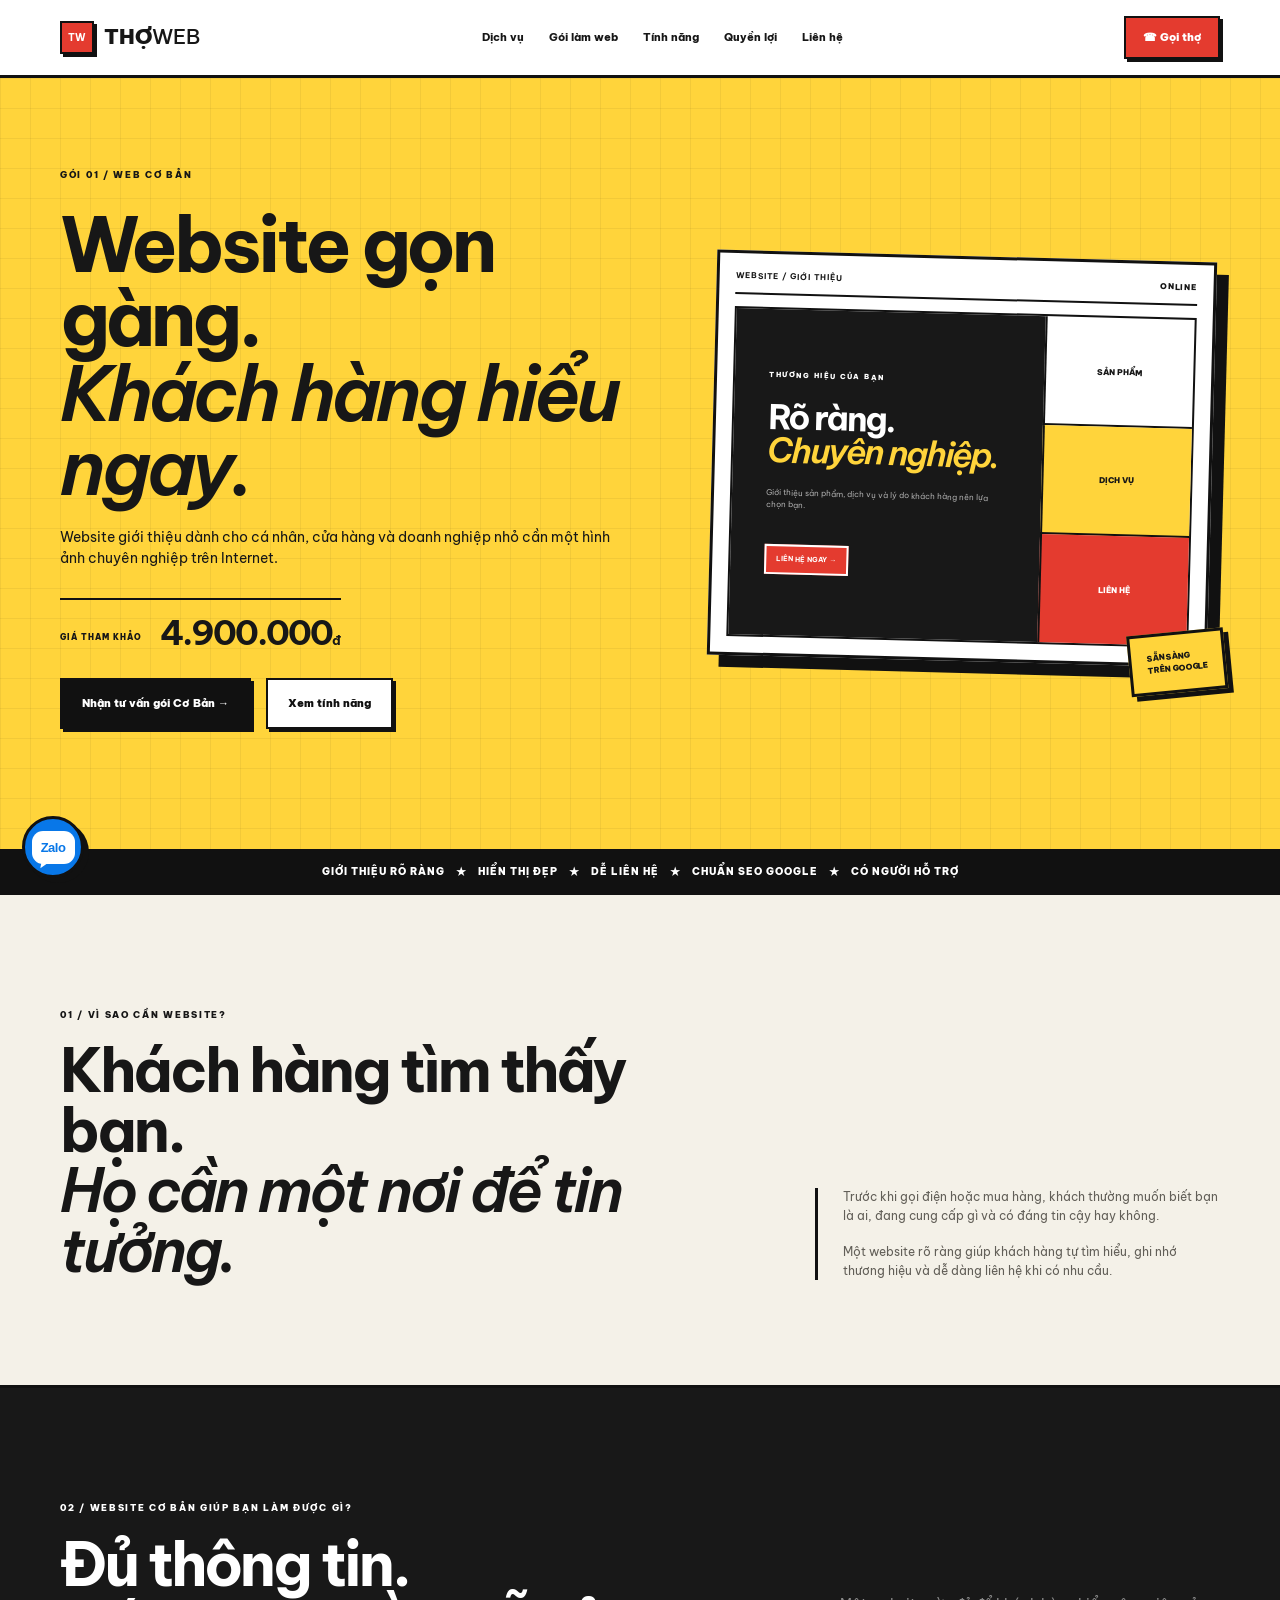
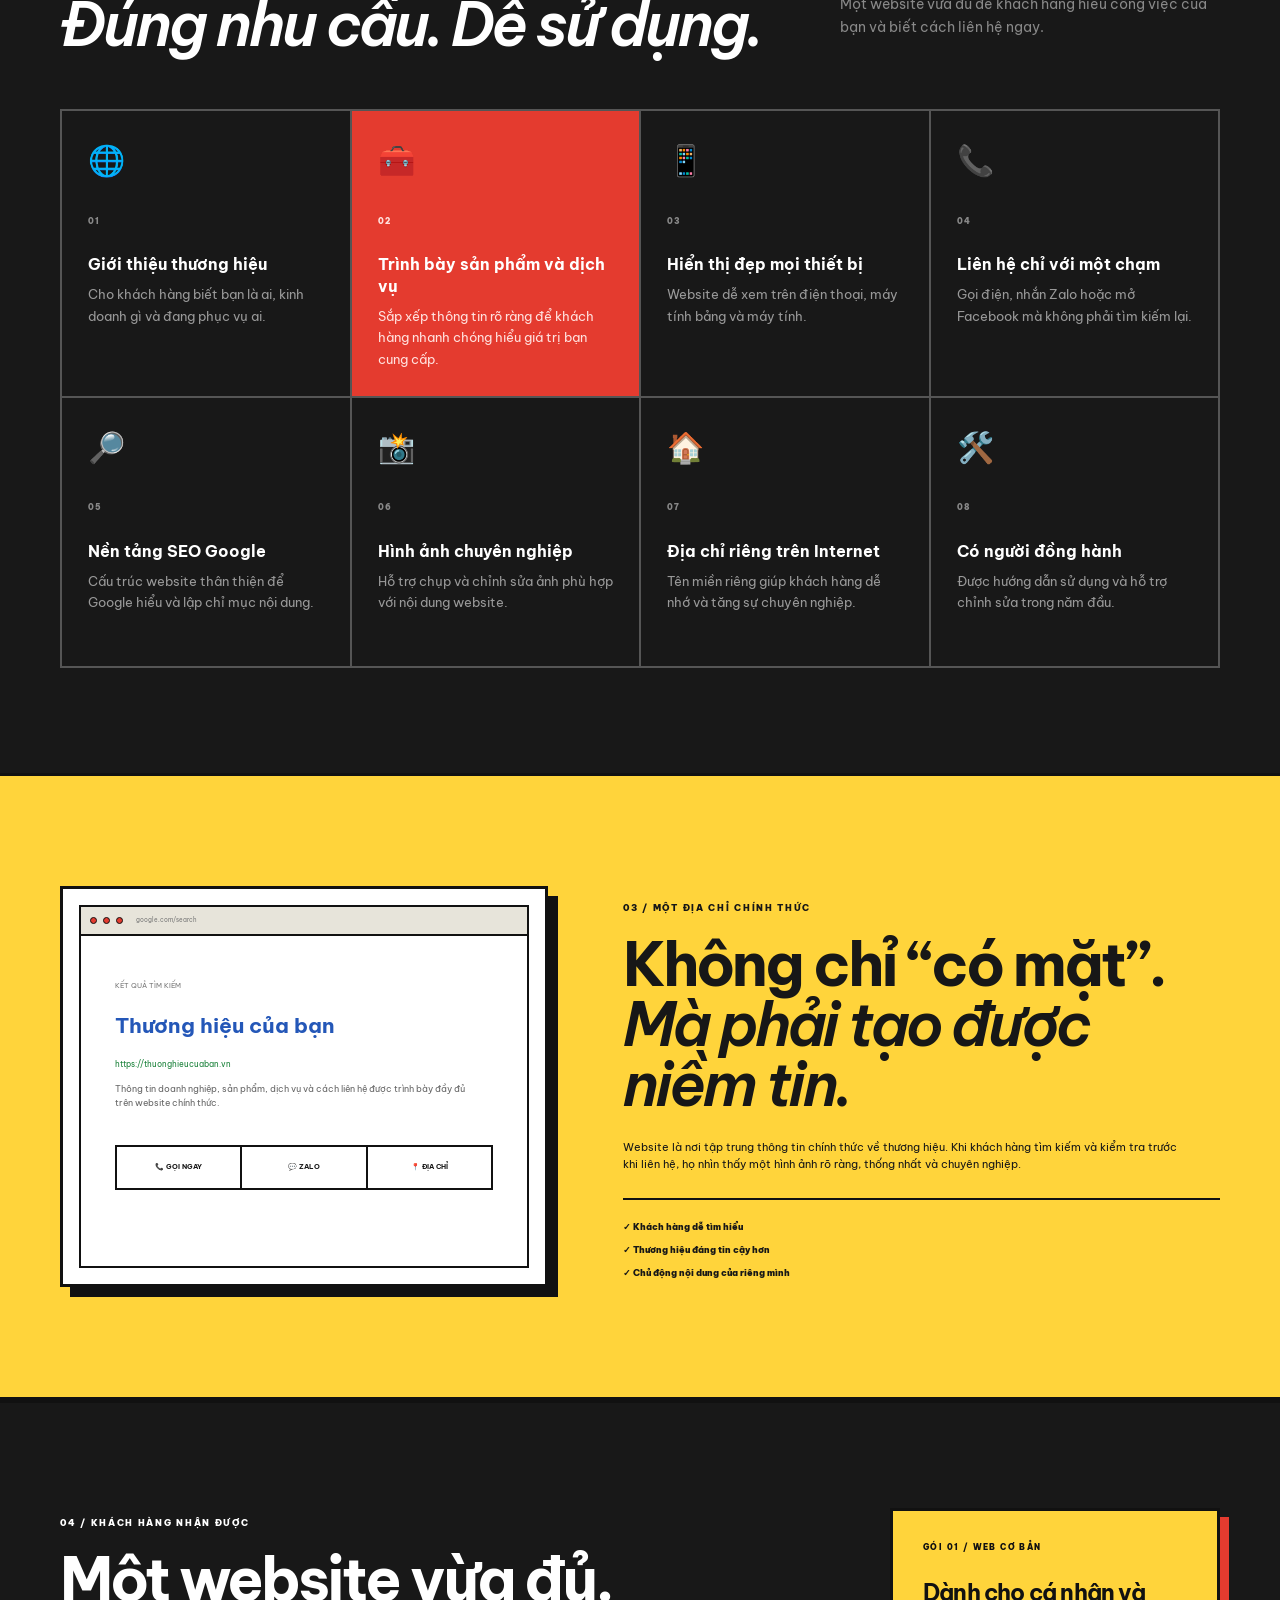
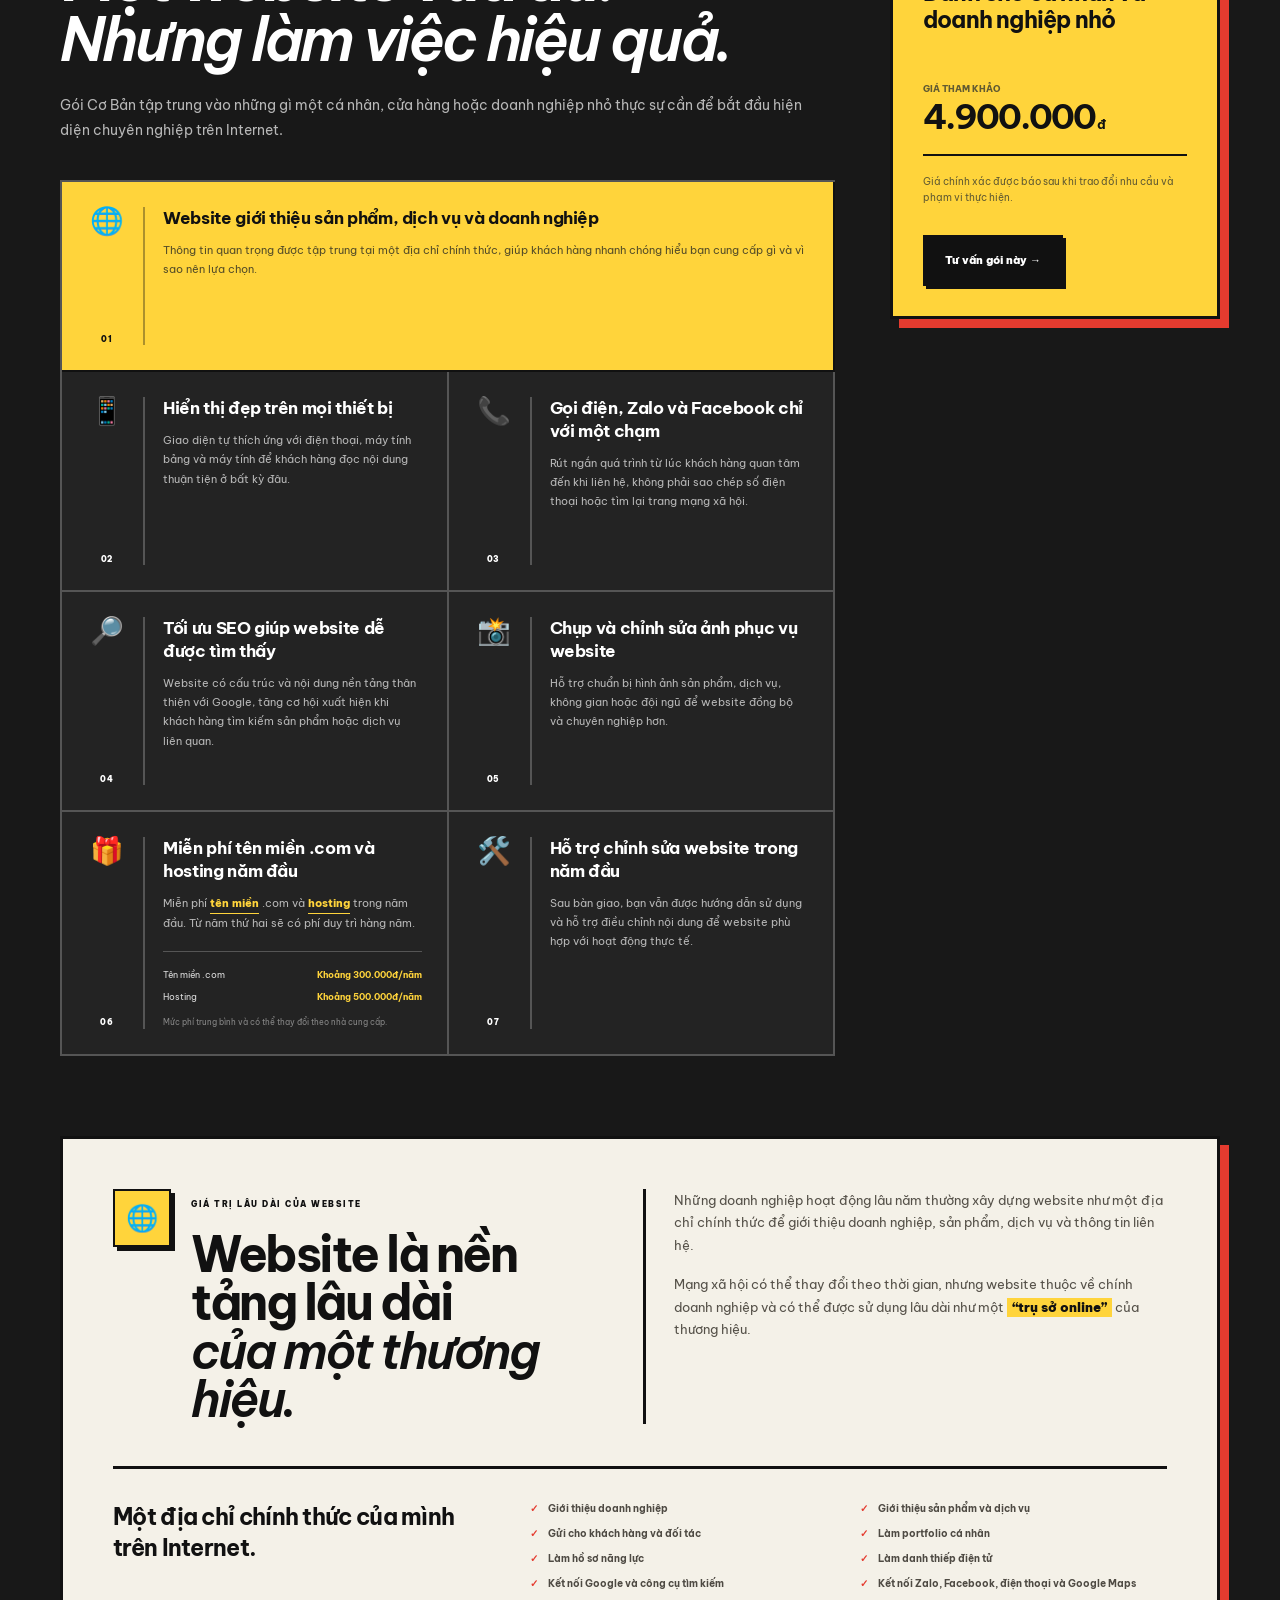
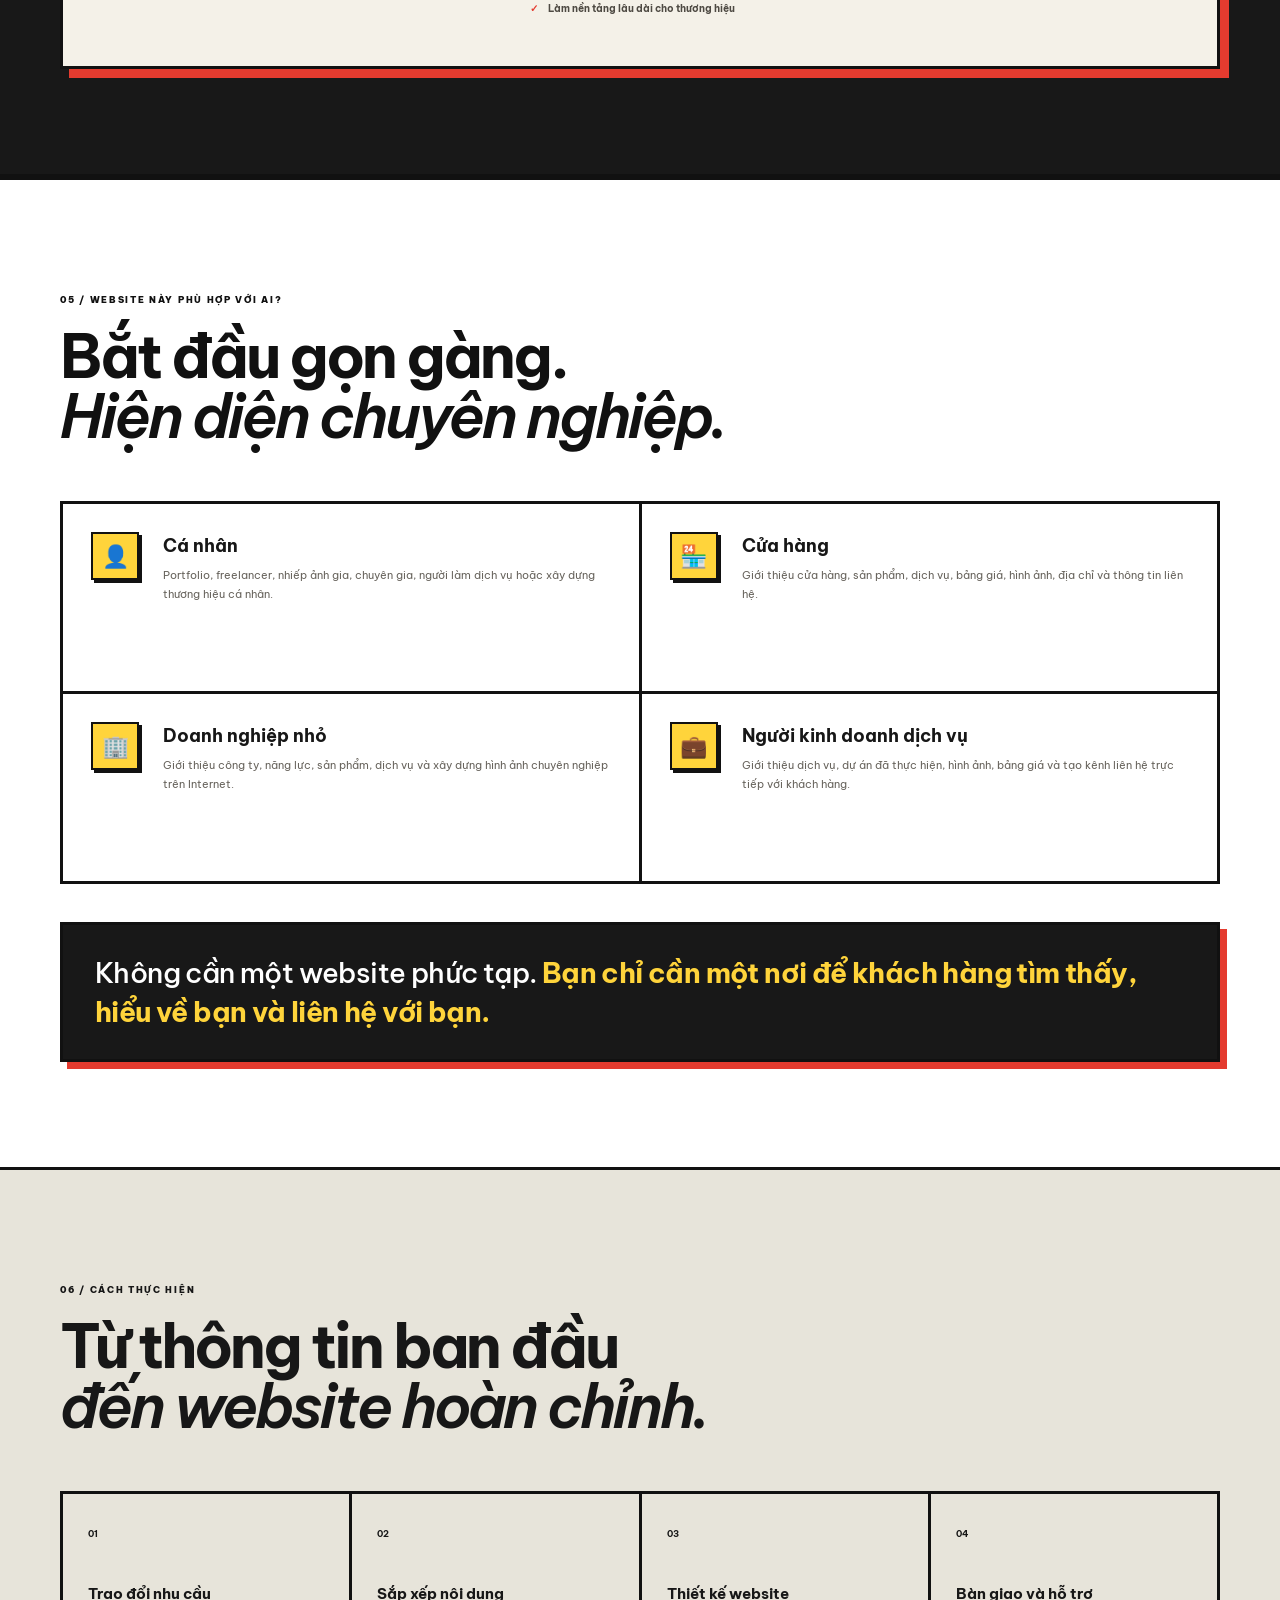
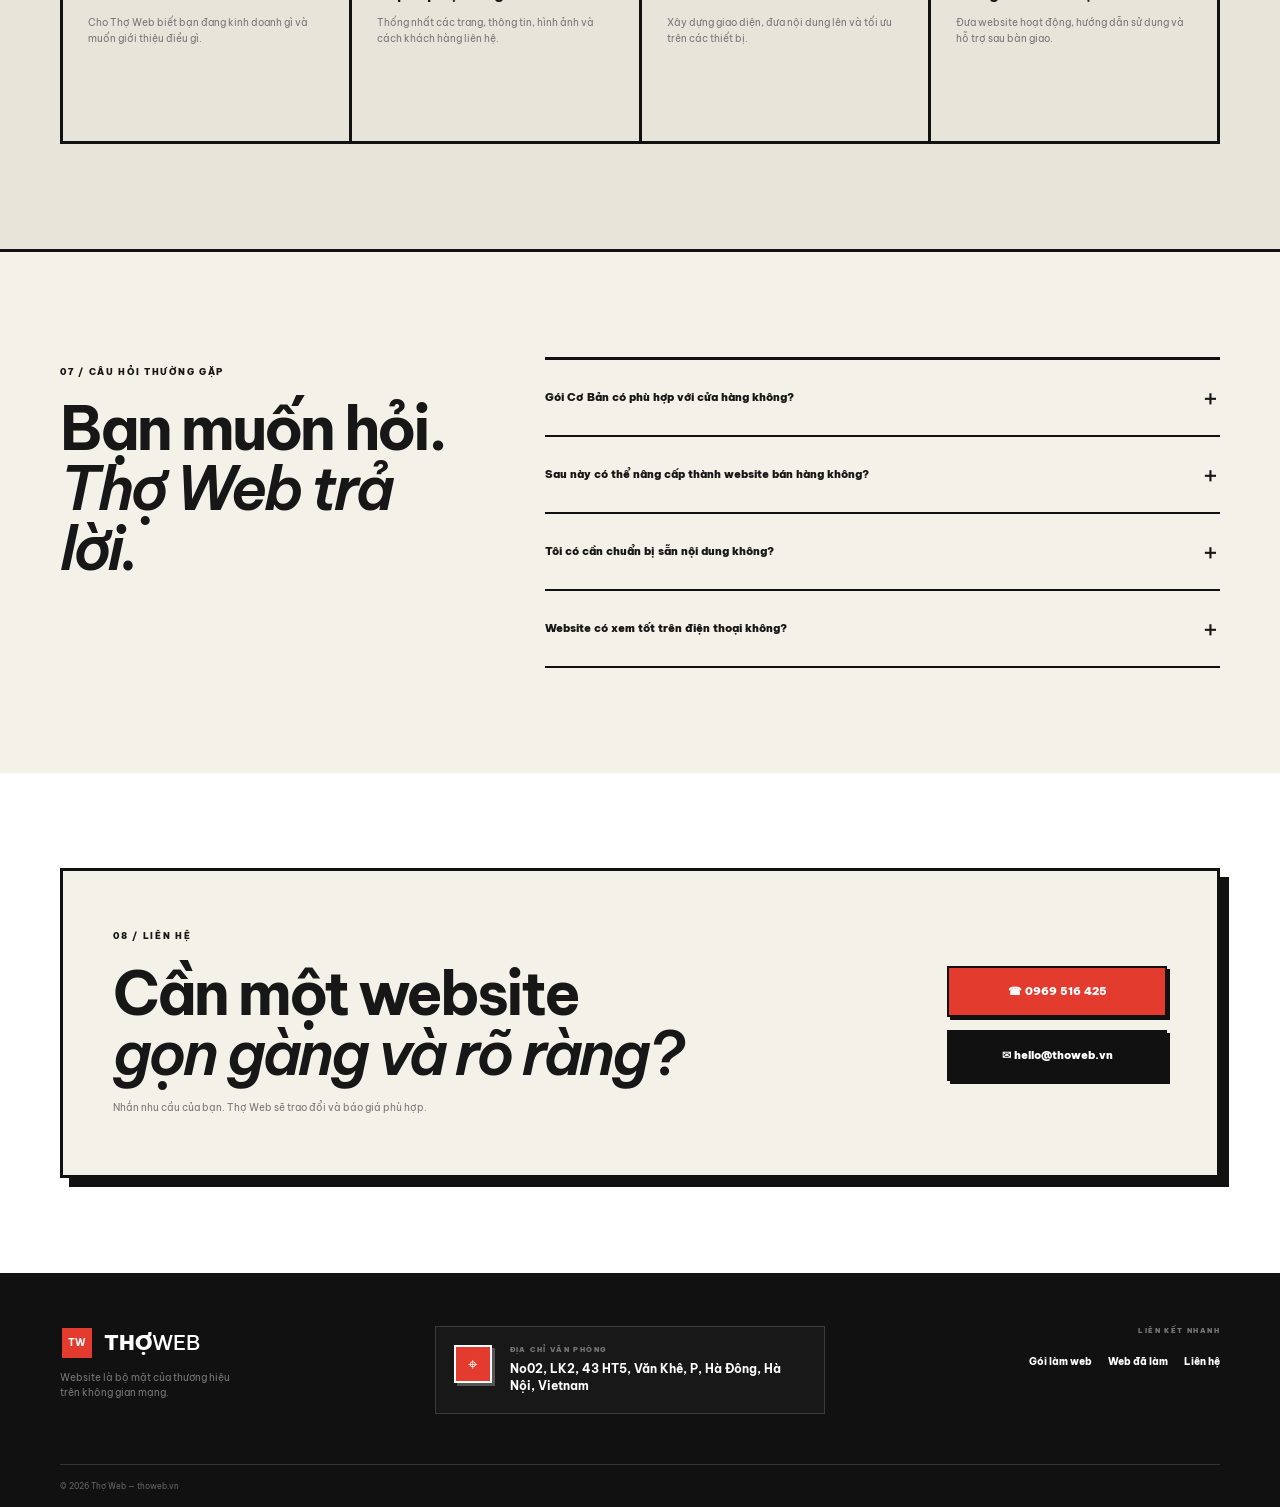
<file: web-basic.html>
<!doctype html>
<html lang="vi">
    <head>
        <meta charset="utf-8" />
        <meta name="viewport" content="width=device-width,initial-scale=1" />
        <title>Thiết kế website cơ bản chuyên nghiệp | Thợ Web</title>
        <meta name="description" content="Gói thiết kế website cơ bản cho cá nhân, cửa hàng và doanh nghiệp nhỏ cần giới thiệu thương hiệu, sản phẩm, dịch vụ và thông tin liên hệ chuyên nghiệp." />
        <meta name="robots" content="index, follow, max-image-preview:large, max-snippet:-1, max-video-preview:-1" />
        <meta name="googlebot" content="index, follow, max-image-preview:large, max-snippet:-1, max-video-preview:-1" />
        <meta name="theme-color" content="#ef3b2d" />
        <link rel="canonical" href="https://thoweb.vn/web-basic.html" />
        <link rel="alternate" hreflang="vi-VN" href="https://thoweb.vn/web-basic.html" />
        <meta property="og:locale" content="vi_VN" />
        <meta property="og:type" content="website" />
        <meta property="og:site_name" content="Thợ Web" />
        <meta property="og:title" content="Thiết kế website cơ bản chuyên nghiệp | Thợ Web" />
        <meta property="og:description" content="Một địa chỉ chính thức trên Internet để khách hàng tìm thấy, hiểu về bạn và liên hệ với bạn." />
        <meta property="og:url" content="https://thoweb.vn/web-basic.html" />
        <meta property="og:image" content="https://thoweb.vn/thoweb-og.png" />
        <meta property="og:image:width" content="1200" />
        <meta property="og:image:height" content="630" />
        <meta property="og:image:alt" content="Gói thiết kế website cơ bản của Thợ Web" />
        <meta name="twitter:card" content="summary_large_image" />
        <meta name="twitter:title" content="Thiết kế website cơ bản chuyên nghiệp | Thợ Web" />
        <meta name="twitter:description" content="Website giới thiệu rõ ràng cho cá nhân, cửa hàng và doanh nghiệp nhỏ." />
        <meta name="twitter:image" content="https://thoweb.vn/thoweb-og.png" />
        <script type="application/ld+json">
            {
                "@context": "https://schema.org",
                "@graph": [
                    {
                        "@type": "Service",
                        "@id": "https://thoweb.vn/web-basic.html#service",
                        "name": "Thiết kế website cơ bản",
                        "serviceType": "Thiết kế website giới thiệu",
                        "url": "https://thoweb.vn/web-basic.html",
                        "description": "Thiết kế website giới thiệu cho cá nhân, cửa hàng và doanh nghiệp nhỏ.",
                        "provider": { "@id": "https://thoweb.vn/#organization" },
                        "areaServed": { "@type": "Country", "name": "Việt Nam" }
                    },
                    {
                        "@type": "BreadcrumbList",
                        "itemListElement": [
                            { "@type": "ListItem", "position": 1, "name": "Trang chủ", "item": "https://thoweb.vn/" },
                            { "@type": "ListItem", "position": 2, "name": "Gói Web Cơ Bản", "item": "https://thoweb.vn/web-basic.html" }
                        ]
                    }
                ]
            }
        </script>
        <link rel="preconnect" href="https://fonts.googleapis.com" />
        <link rel="preconnect" href="https://fonts.gstatic.com" crossorigin />
        <link href="https://fonts.googleapis.com/css2?family=Be+Vietnam+Pro:ital,wght@0,400;0,500;0,600;0,700;0,800;0,900;1,400;1,500;1,600;1,700;1,800;1,900&amp;display=swap" rel="stylesheet" />
        <link rel="stylesheet" href="css/style.css" />
        <link rel="stylesheet" href="css/web-studio.css" />
        <link rel="stylesheet" href="css/package-variants.css" />
        <link rel="stylesheet" href="css/zalo-widget.css" />
        <link rel="stylesheet" href="css/footer-office.css" />
    </head>
    <body class="basic-package">
        <header>
            <div class="wrap nav">
                <a class="logo" href="index.html"><b>TW</b><span>THỢ<span>WEB</span></span></a
                ><button class="menu" type="button" aria-label="Mở menu">☰</button>
                <nav>
                    <a href="index.html#dichvu">Dịch vụ</a><a href="index.html#goi">Gói làm web</a
                    ><a href="#tinh-nang">Tính năng</a><a href="#quyen-loi">Quyền lợi</a><a href="#lienhe">Liên hệ</a>
                </nav>
                <a class="btn red" href="tel:0969516425">☎ Gọi thợ</a>
            </div>
        </header>

        <main>
            <section class="studio-hero">
                <div class="studio-gridbg"></div>
                <div class="wrap studio-hero-grid">
                    <div class="reveal">
                        <small class="studio-kicker">GÓI 01 / WEB CƠ BẢN</small>
                        <h1>Website gọn gàng.<br /><strong>Khách hàng hiểu ngay.</strong></h1>
                        <p>Website giới thiệu dành cho cá nhân, cửa hàng và doanh nghiệp nhỏ cần một hình ảnh chuyên nghiệp trên Internet.</p>
                        <div class="studio-price"><span>GIÁ THAM KHẢO</span><strong>4.900.000<em>đ</em></strong></div>
                        <div class="actions">
                            <a class="btn black big" href="#lienhe">Nhận tư vấn gói Cơ Bản →</a
                            ><a class="btn white big" href="#tinh-nang">Xem tính năng</a>
                        </div>
                    </div>
                    <div class="studio-scene reveal" aria-hidden="true">
                        <div class="variant-board">
                            <div class="variant-board-head"><b>WEBSITE / GIỚI THIỆU</b><span>ONLINE</span></div>
                            <div class="basic-site-preview">
                                <div class="basic-site-main">
                                    <small>THƯƠNG HIỆU CỦA BẠN</small>
                                    <h2>Rõ ràng.<br /><i>Chuyên nghiệp.</i></h2>
                                    <p>Giới thiệu sản phẩm, dịch vụ và lý do khách hàng nên lựa chọn bạn.</p>
                                    <b>LIÊN HỆ NGAY →</b>
                                </div>
                                <div class="basic-site-side"><span>SẢN PHẨM</span><span>DỊCH VỤ</span><span>LIÊN HỆ</span></div>
                            </div>
                            <div class="variant-badge">SẴN SÀNG<br />TRÊN GOOGLE</div>
                        </div>
                    </div>
                </div>
            </section>

            <div class="ticker">GIỚI THIỆU RÕ RÀNG　★　HIỂN THỊ ĐẸP　★　DỄ LIÊN HỆ　★　CHUẨN SEO GOOGLE　★　CÓ NGƯỜI HỖ TRỢ</div>

            <section class="studio-section studio-intro">
                <div class="wrap intro-grid">
                    <div class="studio-section-title reveal">
                        <small>01 / VÌ SAO CẦN WEBSITE?</small>
                        <h2>Khách hàng tìm thấy bạn.<br /><i>Họ cần một nơi để tin tưởng.</i></h2>
                    </div>
                    <div class="intro-copy reveal">
                        <p>Trước khi gọi điện hoặc mua hàng, khách thường muốn biết bạn là ai, đang cung cấp gì và có đáng tin cậy hay không.</p>
                        <p>Một website rõ ràng giúp khách hàng tự tìm hiểu, ghi nhớ thương hiệu và dễ dàng liên hệ khi có nhu cầu.</p>
                    </div>
                </div>
            </section>

            <section class="studio-section studio-features" id="tinh-nang">
                <div class="wrap">
                    <div class="studio-heading">
                        <div><small>02 / WEBSITE CƠ BẢN GIÚP BẠN LÀM ĐƯỢC GÌ?</small><h2>Đủ thông tin.<br /><i>Đúng nhu cầu. Dễ sử dụng.</i></h2></div>
                        <p>Một website vừa đủ để khách hàng hiểu công việc của bạn và biết cách liên hệ ngay.</p>
                    </div>
                    <div class="studio-feature-grid">
                        <article><b>🌐</b><small>01</small><h3>Giới thiệu thương hiệu</h3><p>Cho khách hàng biết bạn là ai, kinh doanh gì và đang phục vụ ai.</p></article>
                        <article class="feature-red"><b>🧰</b><small>02</small><h3>Trình bày sản phẩm và dịch vụ</h3><p>Sắp xếp thông tin rõ ràng để khách hàng nhanh chóng hiểu giá trị bạn cung cấp.</p></article>
                        <article><b>📱</b><small>03</small><h3>Hiển thị đẹp mọi thiết bị</h3><p>Website dễ xem trên điện thoại, máy tính bảng và máy tính.</p></article>
                        <article><b>📞</b><small>04</small><h3>Liên hệ chỉ với một chạm</h3><p>Gọi điện, nhắn Zalo hoặc mở Facebook mà không phải tìm kiếm lại.</p></article>
                        <article><b>🔎</b><small>05</small><h3>Nền tảng SEO Google</h3><p>Cấu trúc website thân thiện để Google hiểu và lập chỉ mục nội dung.</p></article>
                        <article><b>📸</b><small>06</small><h3>Hình ảnh chuyên nghiệp</h3><p>Hỗ trợ chụp và chỉnh sửa ảnh phù hợp với nội dung website.</p></article>
                        <article><b>🏠</b><small>07</small><h3>Địa chỉ riêng trên Internet</h3><p>Tên miền riêng giúp khách hàng dễ nhớ và tăng sự chuyên nghiệp.</p></article>
                        <article><b>🛠️</b><small>08</small><h3>Có người đồng hành</h3><p>Được hướng dẫn sử dụng và hỗ trợ chỉnh sửa trong năm đầu.</p></article>
                    </div>
                </div>
            </section>

            <section class="package-spotlight">
                <div class="wrap package-spotlight-grid">
                    <div class="spotlight-visual reveal" aria-hidden="true">
                        <div class="spotlight-window">
                            <div class="spotlight-window-head"><i></i><i></i><i></i><span>google.com/search</span></div>
                            <div class="basic-result">
                                <small>KẾT QUẢ TÌM KIẾM</small><h3>Thương hiệu của bạn</h3><span>https://thuonghieucuaban.vn</span>
                                <p>Thông tin doanh nghiệp, sản phẩm, dịch vụ và cách liên hệ được trình bày đầy đủ trên website chính thức.</p>
                                <div class="basic-result-actions"><b>📞 GỌI NGAY</b><b>💬 ZALO</b><b>📍 ĐỊA CHỈ</b></div>
                            </div>
                        </div>
                    </div>
                    <div class="spotlight-copy reveal">
                        <small>03 / MỘT ĐỊA CHỈ CHÍNH THỨC</small>
                        <h2>Không chỉ “có mặt”.<br /><i>Mà phải tạo được niềm tin.</i></h2>
                        <p>Website là nơi tập trung thông tin chính thức về thương hiệu. Khi khách hàng tìm kiếm và kiểm tra trước khi liên hệ, họ nhìn thấy một hình ảnh rõ ràng, thống nhất và chuyên nghiệp.</p>
                        <div class="spotlight-values"><span>✓ Khách hàng dễ tìm hiểu</span><span>✓ Thương hiệu đáng tin cậy hơn</span><span>✓ Chủ động nội dung của riêng mình</span></div>
                    </div>
                </div>
            </section>

            <section class="studio-section deliverable-section" id="quyen-loi">
                <div class="wrap deliverable-layout">
                    <div>
                        <div class="studio-section-title"><small>04 / KHÁCH HÀNG NHẬN ĐƯỢC</small><h2>Một website vừa đủ.<br /><i>Nhưng làm việc hiệu quả.</i></h2></div>
                        <p class="deliverable-lead">Gói Cơ Bản tập trung vào những gì một cá nhân, cửa hàng hoặc doanh nghiệp nhỏ thực sự cần để bắt đầu hiện diện chuyên nghiệp trên Internet.</p>
                        <div class="deliverable-list">
                            <article class="deliverable-highlight"><div class="deliverable-mark"><b>🌐</b><small>01</small></div><div><h3>Website giới thiệu sản phẩm, dịch vụ và doanh nghiệp</h3><p>Thông tin quan trọng được tập trung tại một địa chỉ chính thức, giúp khách hàng nhanh chóng hiểu bạn cung cấp gì và vì sao nên lựa chọn.</p></div></article>
                            <article><div class="deliverable-mark"><b>📱</b><small>02</small></div><div><h3>Hiển thị đẹp trên mọi thiết bị</h3><p>Giao diện tự thích ứng với điện thoại, máy tính bảng và máy tính để khách hàng đọc nội dung thuận tiện ở bất kỳ đâu.</p></div></article>
                            <article><div class="deliverable-mark"><b>📞</b><small>03</small></div><div><h3>Gọi điện, Zalo và Facebook chỉ với một chạm</h3><p>Rút ngắn quá trình từ lúc khách hàng quan tâm đến khi liên hệ, không phải sao chép số điện thoại hoặc tìm lại trang mạng xã hội.</p></div></article>
                            <article><div class="deliverable-mark"><b>🔎</b><small>04</small></div><div><h3>Tối ưu SEO giúp website dễ được tìm thấy</h3><p>Website có cấu trúc và nội dung nền tảng thân thiện với Google, tăng cơ hội xuất hiện khi khách hàng tìm kiếm sản phẩm hoặc dịch vụ liên quan.</p></div></article>
                            <article><div class="deliverable-mark"><b>📸</b><small>05</small></div><div><h3>Chụp và chỉnh sửa ảnh phục vụ website</h3><p>Hỗ trợ chuẩn bị hình ảnh sản phẩm, dịch vụ, không gian hoặc đội ngũ để website đồng bộ và chuyên nghiệp hơn.</p></div></article>
                            <article>
                                <div class="deliverable-mark"><b>🎁</b><small>06</small></div>
                                <div><h3>Miễn phí tên miền .com và hosting năm đầu</h3><p>Miễn phí <button class="term-button" type="button" data-dialog="domain-dialog" aria-haspopup="dialog">tên miền</button> .com và <button class="term-button" type="button" data-dialog="hosting-dialog" aria-haspopup="dialog">hosting</button> trong năm đầu. Từ năm thứ hai sẽ có phí duy trì hàng năm.</p>
                                    <ul class="renewal-costs"><li><span>Tên miền .com</span><strong>Khoảng 300.000đ/năm</strong></li><li><span>Hosting</span><strong>Khoảng 500.000đ/năm</strong></li></ul>
                                    <small class="renewal-note">Mức phí trung bình và có thể thay đổi theo nhà cung cấp.</small>
                                </div>
                            </article>
                            <article><div class="deliverable-mark"><b>🛠️</b><small>07</small></div><div><h3>Hỗ trợ chỉnh sửa website trong năm đầu</h3><p>Sau bàn giao, bạn vẫn được hướng dẫn sử dụng và hỗ trợ điều chỉnh nội dung để website phù hợp với hoạt động thực tế.</p></div></article>
                        </div>
                    </div>
                    <aside class="studio-package-card"><small>GÓI 01 / WEB CƠ BẢN</small><h3>Dành cho cá nhân và doanh nghiệp nhỏ</h3><p>Giá tham khảo</p><strong>4.900.000<em>đ</em></strong><span>Giá chính xác được báo sau khi trao đổi nhu cầu và phạm vi thực hiện.</span><a class="btn black big" href="#lienhe">Tư vấn gói này →</a></aside>
                </div>
                <div class="wrap basic-foundation-wrap">
                    <article class="basic-foundation reveal" aria-labelledby="basic-foundation-title">
                        <div class="basic-foundation-heading">
                            <span class="basic-foundation-icon" aria-hidden="true">🌐</span>
                            <div>
                                <small>GIÁ TRỊ LÂU DÀI CỦA WEBSITE</small>
                                <h2 id="basic-foundation-title">Website là nền tảng lâu dài<br /><i>của một thương hiệu.</i></h2>
                            </div>
                        </div>
                        <div class="basic-foundation-copy">
                            <p>Những doanh nghiệp hoạt động lâu năm thường xây dựng website như một địa chỉ chính thức để giới thiệu doanh nghiệp, sản phẩm, dịch vụ và thông tin liên hệ.</p>
                            <p>Mạng xã hội có thể thay đổi theo thời gian, nhưng website thuộc về chính doanh nghiệp và có thể được sử dụng lâu dài như một <mark>“trụ sở online”</mark> của thương hiệu.</p>
                        </div>
                        <div class="basic-foundation-use">
                            <strong>Một địa chỉ chính thức của mình trên Internet.</strong>
                            <ul aria-label="Những cách sử dụng website Cơ Bản">
                                <li>Giới thiệu doanh nghiệp</li>
                                <li>Giới thiệu sản phẩm và dịch vụ</li>
                                <li>Gửi cho khách hàng và đối tác</li>
                                <li>Làm portfolio cá nhân</li>
                                <li>Làm hồ sơ năng lực</li>
                                <li>Làm danh thiếp điện tử</li>
                                <li>Kết nối Google và công cụ tìm kiếm</li>
                                <li>Kết nối Zalo, Facebook, điện thoại và Google Maps</li>
                                <li>Làm nền tảng lâu dài cho thương hiệu</li>
                            </ul>
                        </div>
                    </article>
                </div>
            </section>

            <section class="studio-section suitable-section basic-audience-section">
                <div class="wrap"><div class="studio-heading"><div><small>05 / WEBSITE NÀY PHÙ HỢP VỚI AI?</small><h2>Bắt đầu gọn gàng.<br /><i>Hiện diện chuyên nghiệp.</i></h2></div></div>
                    <div class="basic-audience-grid">
                        <article><b aria-hidden="true">👤</b><div><h3>Cá nhân</h3><p>Portfolio, freelancer, nhiếp ảnh gia, chuyên gia, người làm dịch vụ hoặc xây dựng thương hiệu cá nhân.</p></div></article>
                        <article><b aria-hidden="true">🏪</b><div><h3>Cửa hàng</h3><p>Giới thiệu cửa hàng, sản phẩm, dịch vụ, bảng giá, hình ảnh, địa chỉ và thông tin liên hệ.</p></div></article>
                        <article><b aria-hidden="true">🏢</b><div><h3>Doanh nghiệp nhỏ</h3><p>Giới thiệu công ty, năng lực, sản phẩm, dịch vụ và xây dựng hình ảnh chuyên nghiệp trên Internet.</p></div></article>
                        <article><b aria-hidden="true">💼</b><div><h3>Người kinh doanh dịch vụ</h3><p>Giới thiệu dịch vụ, dự án đã thực hiện, hình ảnh, bảng giá và tạo kênh liên hệ trực tiếp với khách hàng.</p></div></article>
                    </div>
                    <blockquote class="basic-package-message">Không cần một website phức tạp. <strong>Bạn chỉ cần một nơi để khách hàng tìm thấy, hiểu về bạn và liên hệ với bạn.</strong></blockquote>
                </div>
            </section>

            <section class="studio-process"><div class="wrap"><div class="studio-heading"><div><small>06 / CÁCH THỰC HIỆN</small><h2>Từ thông tin ban đầu<br /><i>đến website hoàn chỉnh.</i></h2></div></div>
                <div class="studio-steps"><article><b>01</b><h3>Trao đổi nhu cầu</h3><p>Cho Thợ Web biết bạn đang kinh doanh gì và muốn giới thiệu điều gì.</p></article><article><b>02</b><h3>Sắp xếp nội dung</h3><p>Thống nhất các trang, thông tin, hình ảnh và cách khách hàng liên hệ.</p></article><article><b>03</b><h3>Thiết kế website</h3><p>Xây dựng giao diện, đưa nội dung lên và tối ưu trên các thiết bị.</p></article><article><b>04</b><h3>Bàn giao và hỗ trợ</h3><p>Đưa website hoạt động, hướng dẫn sử dụng và hỗ trợ sau bàn giao.</p></article></div>
            </div></section>

            <section class="studio-section faq-section"><div class="wrap faq-layout"><div class="studio-section-title"><small>07 / CÂU HỎI THƯỜNG GẶP</small><h2>Bạn muốn hỏi.<br /><i>Thợ Web trả lời.</i></h2></div>
                <div class="faq-list"><details><summary>Gói Cơ Bản có phù hợp với cửa hàng không?<span>＋</span></summary><p>Có, nếu bạn cần giới thiệu sản phẩm, dịch vụ và nhận liên hệ nhưng chưa cần giỏ hàng hoặc đặt hàng trực tuyến.</p></details><details><summary>Sau này có thể nâng cấp thành website bán hàng không?<span>＋</span></summary><p>Có. Website có thể được bổ sung sản phẩm, giỏ hàng và các chức năng bán hàng khi nhu cầu phát triển.</p></details><details><summary>Tôi có cần chuẩn bị sẵn nội dung không?<span>＋</span></summary><p>Không cần đầy đủ ngay từ đầu. Thợ Web sẽ hướng dẫn bạn chuẩn bị những thông tin và hình ảnh cần thiết.</p></details><details><summary>Website có xem tốt trên điện thoại không?<span>＋</span></summary><p>Có. Giao diện được tối ưu cho điện thoại, máy tính bảng và máy tính.</p></details></div>
            </div></section>

            <section class="contact" id="lienhe"><div class="wrap contactBox"><div><small>08 / LIÊN HỆ</small><h2>Cần một website<br /><i>gọn gàng và rõ ràng?</i></h2><p>Nhắn nhu cầu của bạn. Thợ Web sẽ trao đổi và báo giá phù hợp.</p></div><div><a class="btn red big" href="tel:0969516425">☎ 0969 516 425</a><a class="btn black big" href="mailto:hello@thoweb.vn">✉ hello@thoweb.vn</a></div></div></section>
        </main>

        <footer>
            <div class="wrap foot">
                <div class="footer-brand"><div class="logo"><b>TW</b><span>THỢ<span>WEB</span></span></div><p>Website là bộ mặt của thương hiệu<br />trên không gian mạng.</p></div>
                <address class="footer-office"><span class="footer-office-icon" aria-hidden="true">⌖</span><div><small>ĐỊA CHỈ VĂN PHÒNG</small><strong>No02, LK2, 43 HT5, Văn Khê, P, Hà Đông, Hà Nội, Vietnam</strong></div></address>
                <div class="footer-links"><small>LIÊN KẾT NHANH</small><div><a href="index.html#goi">Gói làm web</a>　<a href="index.html#duan">Web đã làm</a>　<a href="#lienhe">Liên hệ</a></div></div>
            </div>
            <div class="wrap bottom">© 2026 Thợ Web — thoweb.vn</div>
        </footer>

        <dialog class="info-dialog" id="domain-dialog" aria-labelledby="domain-dialog-title"><div class="info-dialog-head"><span>THỢ WEB GIẢI THÍCH</span><button class="info-dialog-close" type="button" data-close-dialog aria-label="Đóng cửa sổ">×</button></div><div class="info-dialog-body"><small>01 / TÊN MIỀN</small><h2 id="domain-dialog-title">Tên miền là gì?</h2><p class="info-definition"><strong>Tên miền là địa chỉ của website trên Internet</strong>, ví dụ <b>thoweb.vn</b> hoặc <b>thuonghieucuaban.com</b>. Khách hàng nhập địa chỉ này để truy cập website của bạn.</p><div class="info-point-grid"><article><b>01</b><h3>Dễ tìm và dễ nhớ</h3><p>Khách hàng có một địa chỉ ngắn gọn để xem thông tin và liên hệ.</p></article><article><b>02</b><h3>Tạo sự chuyên nghiệp</h3><p>Tên miền riêng giúp thương hiệu đáng tin cậy hơn trên Internet.</p></article><article><b>03</b><h3>Thuộc về bạn</h3><p>Đây là địa chỉ riêng của thương hiệu và cần được duy trì hàng năm.</p></article></div><div class="info-cost-box"><strong>Chi phí duy trì trung bình từ năm thứ hai</strong><span>.com: khoảng 200.000đ/năm</span><p>Nếu không gia hạn, khách hàng sẽ không thể truy cập website bằng địa chỉ đó.</p></div></div></dialog>
        <dialog class="info-dialog" id="hosting-dialog" aria-labelledby="hosting-dialog-title"><div class="info-dialog-head hosting-head"><span>THỢ WEB GIẢI THÍCH</span><button class="info-dialog-close" type="button" data-close-dialog aria-label="Đóng cửa sổ">×</button></div><div class="info-dialog-body"><small>02 / HOSTING</small><h2 id="hosting-dialog-title">Hosting là gì?</h2><p class="info-definition"><strong>Hosting là nơi lưu trữ toàn bộ website</strong>, gồm giao diện, nội dung, hình ảnh và dữ liệu. Tên miền là địa chỉ, còn hosting là ngôi nhà chứa website.</p><div class="info-point-grid"><article><b>01</b><h3>Hoạt động 24/7</h3><p>Hosting giúp khách hàng truy cập website bất cứ lúc nào.</p></article><article><b>02</b><h3>Lưu trữ nội dung</h3><p>Hình ảnh, sản phẩm, dịch vụ và thông tin đều nằm trên hosting.</p></article><article><b>03</b><h3>Ảnh hưởng tốc độ</h3><p>Hosting ổn định giúp website tải nhanh và hoạt động tốt hơn.</p></article></div><div class="info-cost-box hosting-cost-box"><strong>Chi phí duy trì trung bình từ năm thứ hai</strong><span>Hosting: khoảng 500.000đ/năm</span><p>Nếu hosting không được gia hạn, website sẽ tạm ngừng hoạt động.</p></div></div></dialog>
        <a class="zalo-float" href="https://zalo.me/0969516425" target="_blank" rel="noopener noreferrer" aria-label="Nhắn Zalo cho Thợ Web qua số 0969 516 425" title="Nhắn Zalo cho Thợ Web"><span class="zalo-icon" aria-hidden="true">Zalo</span><span class="zalo-tooltip" aria-hidden="true">Chat Zalo</span></a>
        <script src="js/script.js"></script><script src="js/web-studio.js"></script>
    </body>
</html>
</file>
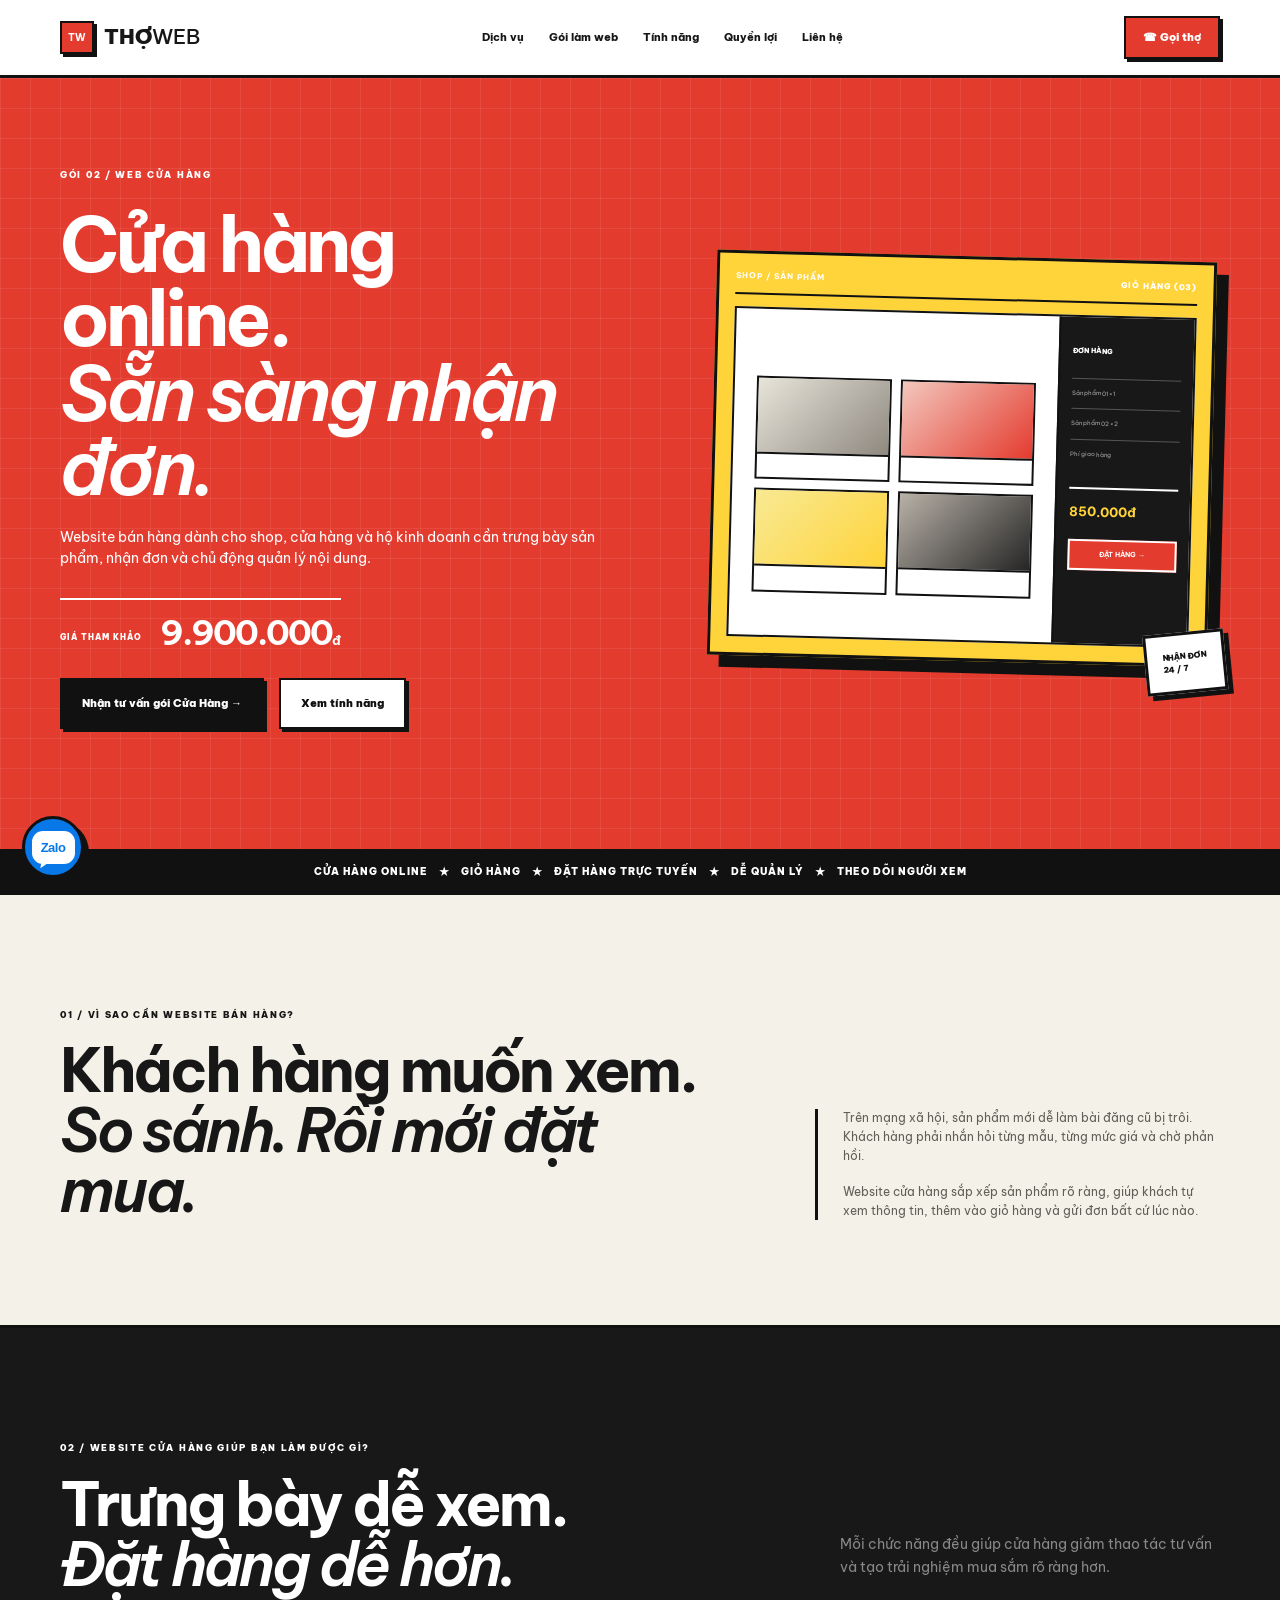
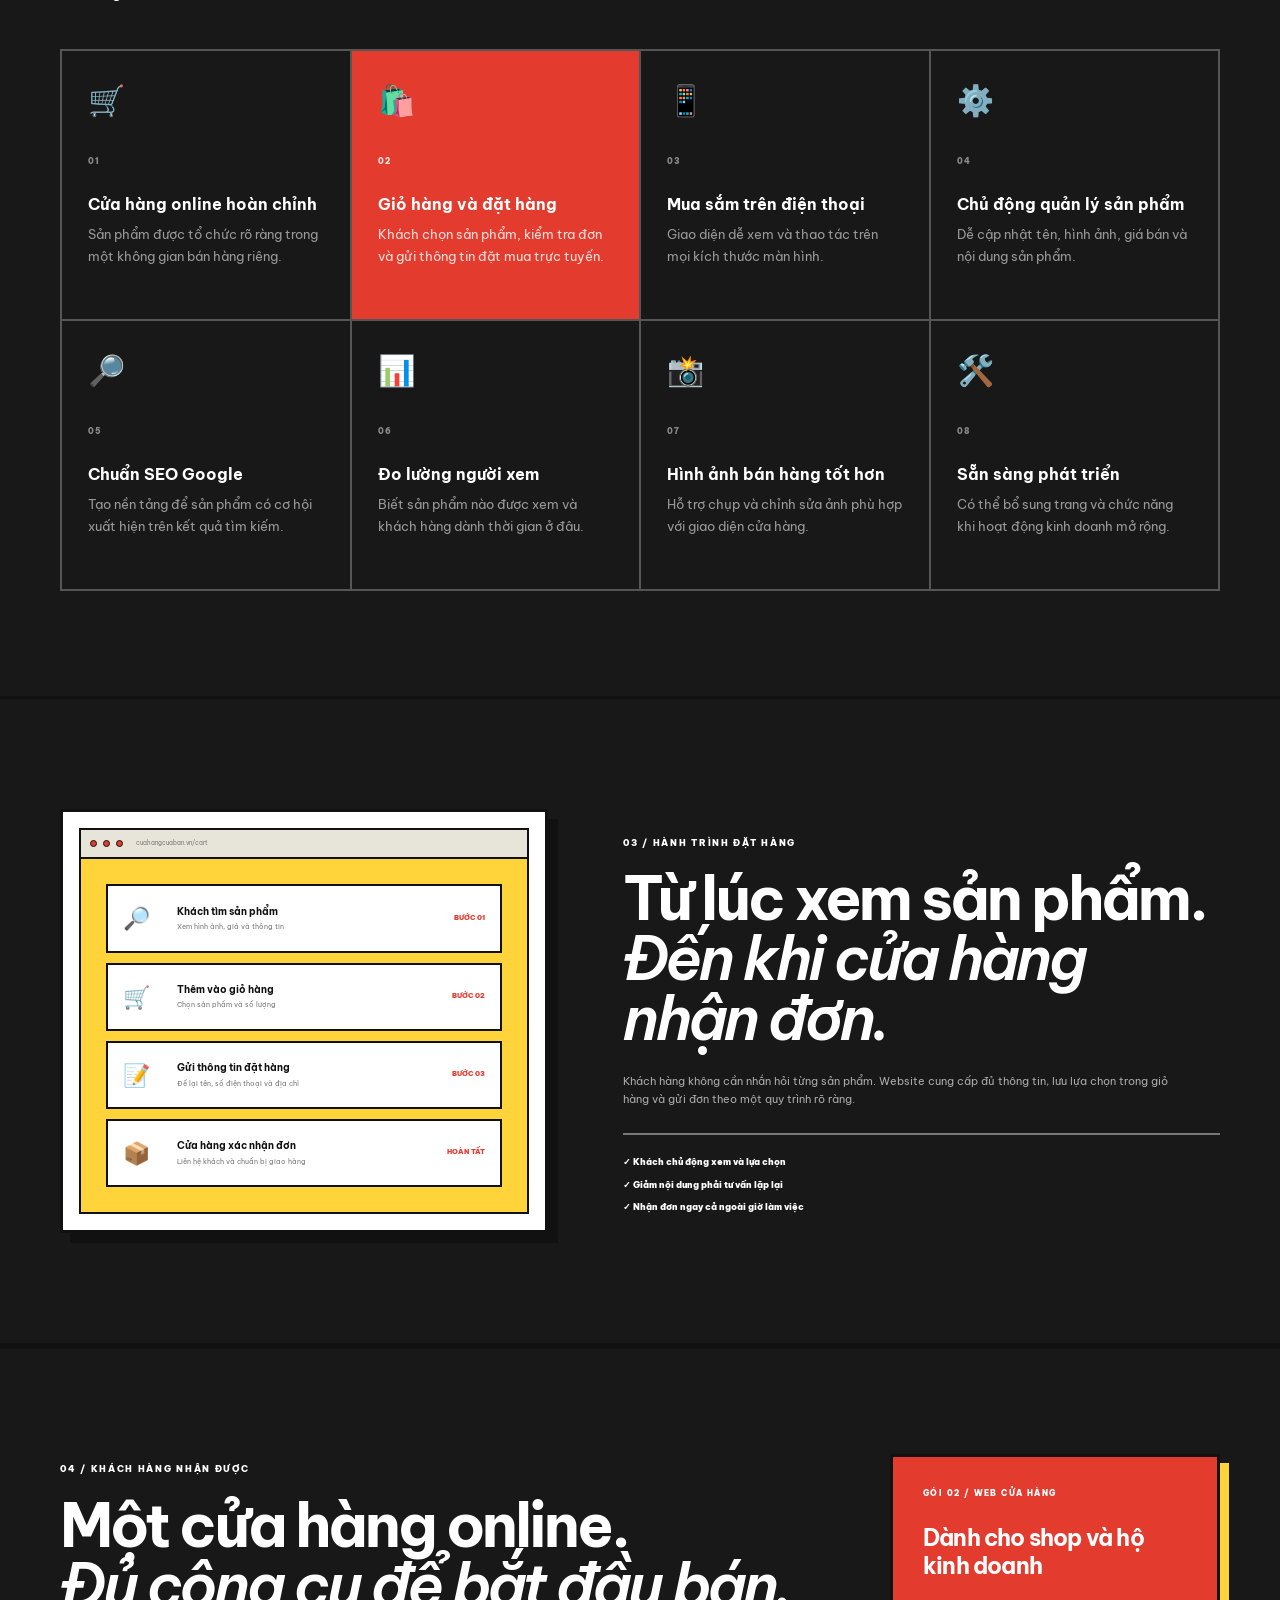
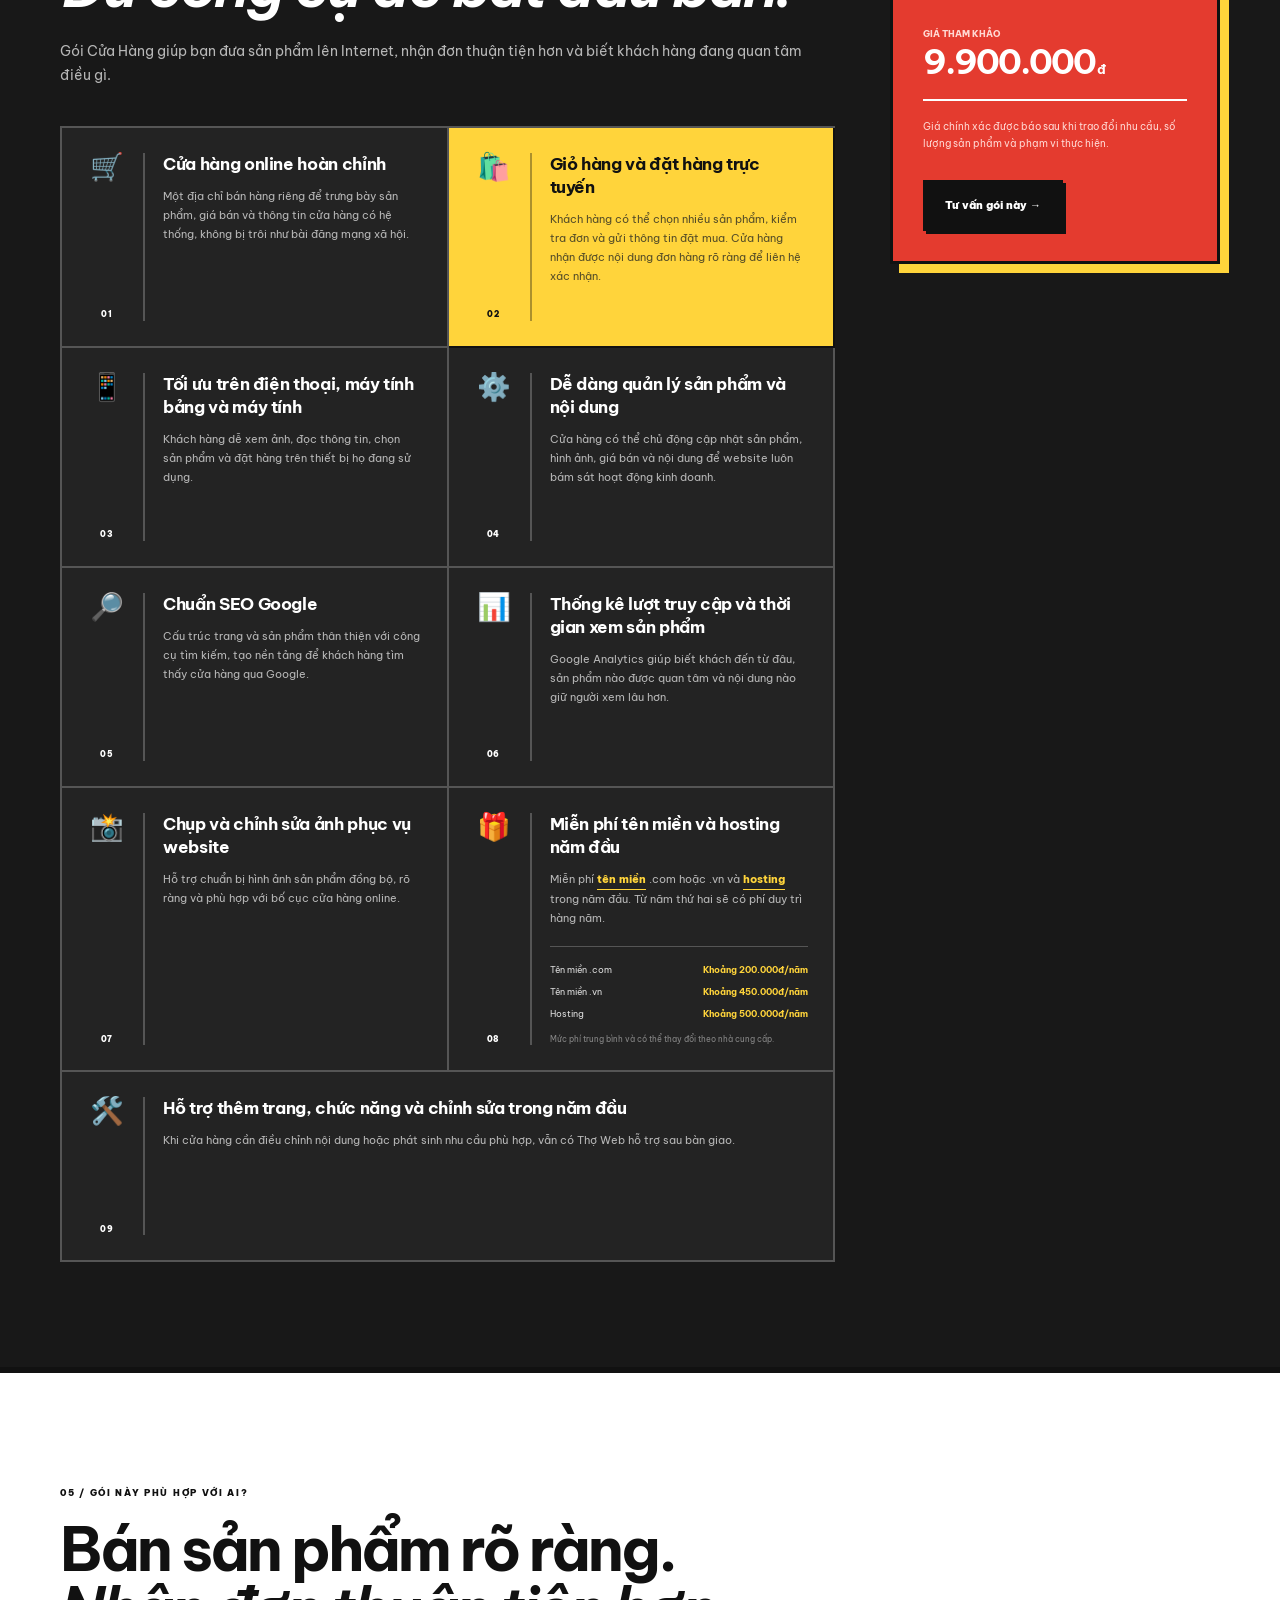
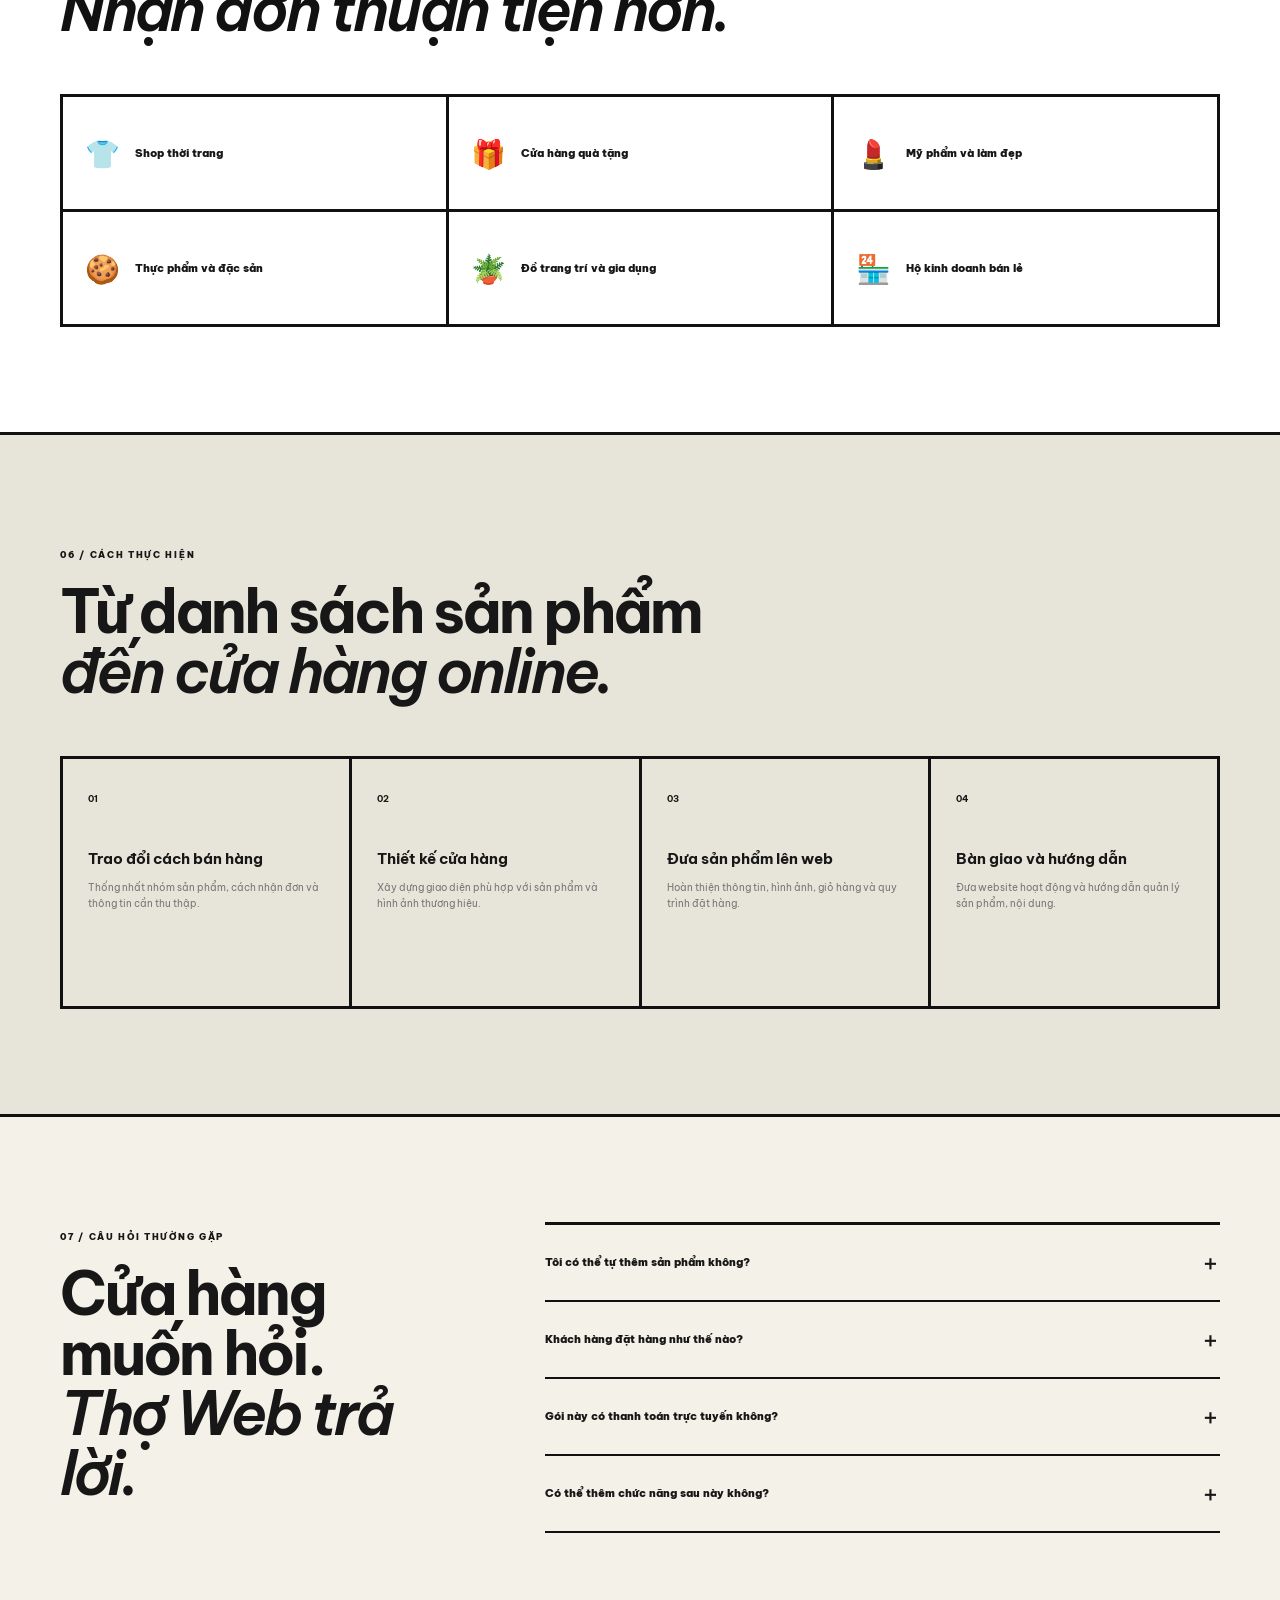
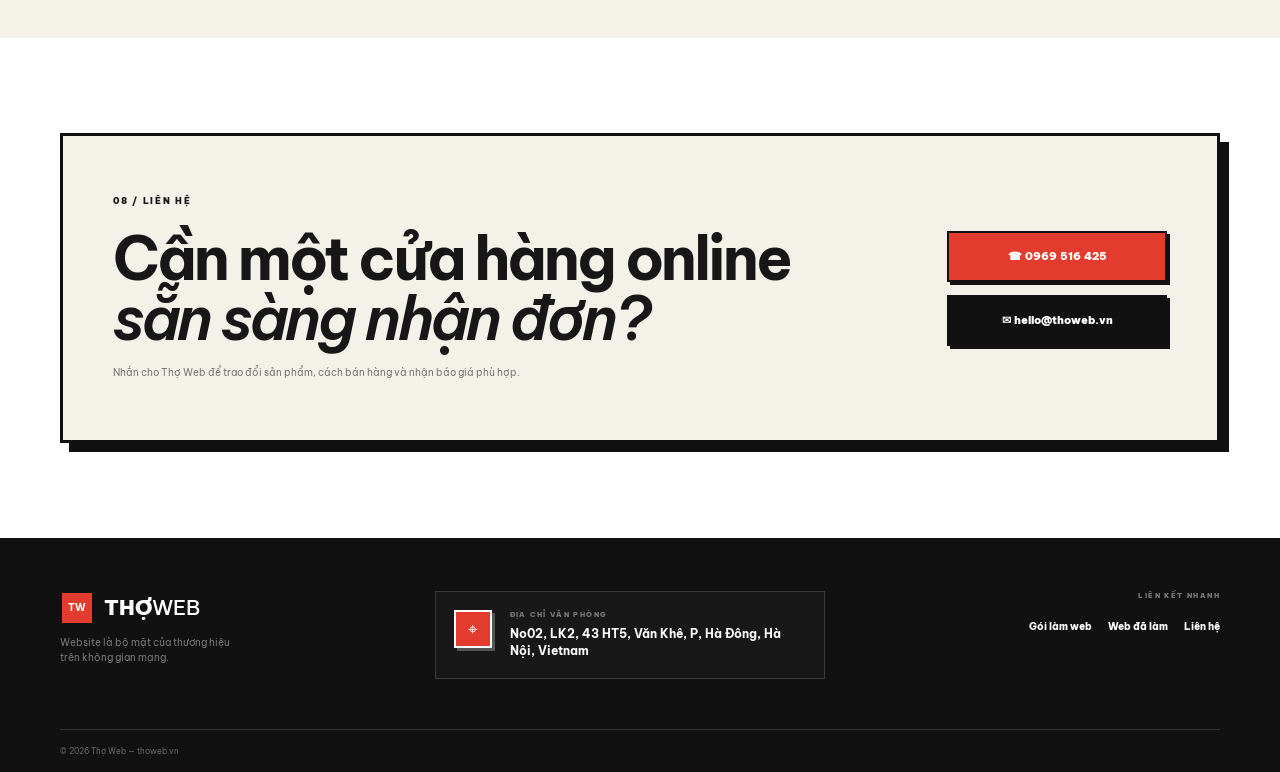
<file: web-store.html>
<!doctype html>
<html lang="vi">
    <head>
        <meta charset="utf-8" />
        <meta name="viewport" content="width=device-width,initial-scale=1" />
        <title>Thiết kế website bán hàng, cửa hàng online | Thợ Web</title>
        <meta name="description" content="Thiết kế website bán hàng cho shop, cửa hàng và hộ kinh doanh: trưng bày sản phẩm, giỏ hàng, nhận đơn trực tuyến, quản lý nội dung và tối ưu SEO." />
        <meta name="robots" content="index, follow, max-image-preview:large, max-snippet:-1, max-video-preview:-1" />
        <meta name="googlebot" content="index, follow, max-image-preview:large, max-snippet:-1, max-video-preview:-1" />
        <meta name="theme-color" content="#ef3b2d" />
        <link rel="canonical" href="https://thoweb.vn/web-store.html" />
        <link rel="alternate" hreflang="vi-VN" href="https://thoweb.vn/web-store.html" />
        <meta property="og:locale" content="vi_VN" />
        <meta property="og:type" content="website" />
        <meta property="og:site_name" content="Thợ Web" />
        <meta property="og:title" content="Thiết kế website bán hàng, cửa hàng online | Thợ Web" />
        <meta property="og:description" content="Website bán hàng rõ ràng, dễ xem sản phẩm, nhận đơn trực tuyến và chủ động quản lý nội dung." />
        <meta property="og:url" content="https://thoweb.vn/web-store.html" />
        <meta property="og:image" content="https://thoweb.vn/thoweb-og.png" />
        <meta property="og:image:width" content="1200" />
        <meta property="og:image:height" content="630" />
        <meta property="og:image:alt" content="Gói thiết kế website bán hàng của Thợ Web" />
        <meta name="twitter:card" content="summary_large_image" />
        <meta name="twitter:title" content="Thiết kế website bán hàng, cửa hàng online | Thợ Web" />
        <meta name="twitter:description" content="Website cửa hàng giúp trưng bày sản phẩm, nhận đơn và quản lý nội dung thuận tiện." />
        <meta name="twitter:image" content="https://thoweb.vn/thoweb-og.png" />
        <script type="application/ld+json">
            {
                "@context": "https://schema.org",
                "@graph": [
                    {
                        "@type": "Service",
                        "@id": "https://thoweb.vn/web-store.html#service",
                        "name": "Thiết kế website bán hàng",
                        "serviceType": "Thiết kế website cửa hàng online",
                        "url": "https://thoweb.vn/web-store.html",
                        "description": "Thiết kế website bán hàng cho shop, cửa hàng và hộ kinh doanh cần trưng bày sản phẩm và nhận đơn trực tuyến.",
                        "provider": { "@id": "https://thoweb.vn/#organization" },
                        "areaServed": { "@type": "Country", "name": "Việt Nam" }
                    },
                    {
                        "@type": "BreadcrumbList",
                        "itemListElement": [
                            { "@type": "ListItem", "position": 1, "name": "Trang chủ", "item": "https://thoweb.vn/" },
                            { "@type": "ListItem", "position": 2, "name": "Gói Web Cửa Hàng", "item": "https://thoweb.vn/web-store.html" }
                        ]
                    }
                ]
            }
        </script>
        <link rel="preconnect" href="https://fonts.googleapis.com" />
        <link rel="preconnect" href="https://fonts.gstatic.com" crossorigin />
        <link href="https://fonts.googleapis.com/css2?family=Be+Vietnam+Pro:ital,wght@0,400;0,500;0,600;0,700;0,800;0,900;1,400;1,500;1,600;1,700;1,800;1,900&amp;display=swap" rel="stylesheet" />
        <link rel="stylesheet" href="css/style.css" />
        <link rel="stylesheet" href="css/web-studio.css" />
        <link rel="stylesheet" href="css/package-variants.css" />
        <link rel="stylesheet" href="css/zalo-widget.css" />
        <link rel="stylesheet" href="css/footer-office.css" />
    </head>
    <body class="store-package">
        <header>
            <div class="wrap nav">
                <a class="logo" href="index.html"><b>TW</b><span>THỢ<span>WEB</span></span></a
                ><button class="menu" type="button" aria-label="Mở menu">☰</button>
                <nav><a href="index.html#dichvu">Dịch vụ</a><a href="index.html#goi">Gói làm web</a><a href="#tinh-nang">Tính năng</a><a href="#quyen-loi">Quyền lợi</a><a href="#lienhe">Liên hệ</a></nav>
                <a class="btn red" href="tel:0969516425">☎ Gọi thợ</a>
            </div>
        </header>

        <main>
            <section class="studio-hero">
                <div class="studio-gridbg"></div>
                <div class="wrap studio-hero-grid">
                    <div class="reveal">
                        <small class="studio-kicker">GÓI 02 / WEB CỬA HÀNG</small>
                        <h1>Cửa hàng online.<br /><strong>Sẵn sàng nhận đơn.</strong></h1>
                        <p>Website bán hàng dành cho shop, cửa hàng và hộ kinh doanh cần trưng bày sản phẩm, nhận đơn và chủ động quản lý nội dung.</p>
                        <div class="studio-price"><span>GIÁ THAM KHẢO</span><strong>9.900.000<em>đ</em></strong></div>
                        <div class="actions"><a class="btn black big" href="#lienhe">Nhận tư vấn gói Cửa Hàng →</a><a class="btn white big" href="#tinh-nang">Xem tính năng</a></div>
                    </div>
                    <div class="studio-scene reveal" aria-hidden="true">
                        <div class="variant-board store-board">
                            <div class="variant-board-head"><b>SHOP / SẢN PHẨM</b><span>GIỎ HÀNG (03)</span></div>
                            <div class="store-site-preview">
                                <div class="store-site-main"><small>SẢN PHẨM MỚI</small><div class="store-products"><div class="store-product"><div></div><span>SẢN PHẨM 01</span></div><div class="store-product"><div></div><span>SẢN PHẨM 02</span></div><div class="store-product"><div></div><span>SẢN PHẨM 03</span></div><div class="store-product"><div></div><span>SẢN PHẨM 04</span></div></div></div>
                                <div class="store-cart"><small>ĐƠN HÀNG</small><ul><li>Sản phẩm 01 × 1</li><li>Sản phẩm 02 × 2</li><li>Phí giao hàng</li></ul><strong>850.000đ</strong><b>ĐẶT HÀNG →</b></div>
                            </div>
                            <div class="variant-badge">NHẬN ĐƠN<br />24 / 7</div>
                        </div>
                    </div>
                </div>
            </section>

            <div class="ticker">CỬA HÀNG ONLINE　★　GIỎ HÀNG　★　ĐẶT HÀNG TRỰC TUYẾN　★　DỄ QUẢN LÝ　★　THEO DÕI NGƯỜI XEM</div>

            <section class="studio-section studio-intro"><div class="wrap intro-grid"><div class="studio-section-title reveal"><small>01 / VÌ SAO CẦN WEBSITE BÁN HÀNG?</small><h2>Khách hàng muốn xem.<br /><i>So sánh. Rồi mới đặt mua.</i></h2></div><div class="intro-copy reveal"><p>Trên mạng xã hội, sản phẩm mới dễ làm bài đăng cũ bị trôi. Khách hàng phải nhắn hỏi từng mẫu, từng mức giá và chờ phản hồi.</p><p>Website cửa hàng sắp xếp sản phẩm rõ ràng, giúp khách tự xem thông tin, thêm vào giỏ hàng và gửi đơn bất cứ lúc nào.</p></div></div></section>

            <section class="studio-section studio-features" id="tinh-nang"><div class="wrap"><div class="studio-heading"><div><small>02 / WEBSITE CỬA HÀNG GIÚP BẠN LÀM ĐƯỢC GÌ?</small><h2>Trưng bày dễ xem.<br /><i>Đặt hàng dễ hơn.</i></h2></div><p>Mỗi chức năng đều giúp cửa hàng giảm thao tác tư vấn và tạo trải nghiệm mua sắm rõ ràng hơn.</p></div>
                <div class="studio-feature-grid"><article><b>🛒</b><small>01</small><h3>Cửa hàng online hoàn chỉnh</h3><p>Sản phẩm được tổ chức rõ ràng trong một không gian bán hàng riêng.</p></article><article class="feature-red"><b>🛍️</b><small>02</small><h3>Giỏ hàng và đặt hàng</h3><p>Khách chọn sản phẩm, kiểm tra đơn và gửi thông tin đặt mua trực tuyến.</p></article><article><b>📱</b><small>03</small><h3>Mua sắm trên điện thoại</h3><p>Giao diện dễ xem và thao tác trên mọi kích thước màn hình.</p></article><article><b>⚙️</b><small>04</small><h3>Chủ động quản lý sản phẩm</h3><p>Dễ cập nhật tên, hình ảnh, giá bán và nội dung sản phẩm.</p></article><article><b>🔎</b><small>05</small><h3>Chuẩn SEO Google</h3><p>Tạo nền tảng để sản phẩm có cơ hội xuất hiện trên kết quả tìm kiếm.</p></article><article><b>📊</b><small>06</small><h3>Đo lường người xem</h3><p>Biết sản phẩm nào được xem và khách hàng dành thời gian ở đâu.</p></article><article><b>📸</b><small>07</small><h3>Hình ảnh bán hàng tốt hơn</h3><p>Hỗ trợ chụp và chỉnh sửa ảnh phù hợp với giao diện cửa hàng.</p></article><article><b>🛠️</b><small>08</small><h3>Sẵn sàng phát triển</h3><p>Có thể bổ sung trang và chức năng khi hoạt động kinh doanh mở rộng.</p></article></div>
            </div></section>

            <section class="package-spotlight store-spotlight"><div class="wrap package-spotlight-grid"><div class="spotlight-visual reveal" aria-hidden="true"><div class="spotlight-window"><div class="spotlight-window-head"><i></i><i></i><i></i><span>cuahangcuaban.vn/cart</span></div><div class="shopping-flow"><article><b>🔎</b><div><h3>Khách tìm sản phẩm</h3><p>Xem hình ảnh, giá và thông tin</p></div><span>BƯỚC 01</span></article><article><b>🛒</b><div><h3>Thêm vào giỏ hàng</h3><p>Chọn sản phẩm và số lượng</p></div><span>BƯỚC 02</span></article><article><b>📝</b><div><h3>Gửi thông tin đặt hàng</h3><p>Để lại tên, số điện thoại và địa chỉ</p></div><span>BƯỚC 03</span></article><article><b>📦</b><div><h3>Cửa hàng xác nhận đơn</h3><p>Liên hệ khách và chuẩn bị giao hàng</p></div><span>HOÀN TẤT</span></article></div></div></div>
                <div class="spotlight-copy reveal"><small>03 / HÀNH TRÌNH ĐẶT HÀNG</small><h2>Từ lúc xem sản phẩm.<br /><i>Đến khi cửa hàng nhận đơn.</i></h2><p>Khách hàng không cần nhắn hỏi từng sản phẩm. Website cung cấp đủ thông tin, lưu lựa chọn trong giỏ hàng và gửi đơn theo một quy trình rõ ràng.</p><div class="spotlight-values"><span>✓ Khách chủ động xem và lựa chọn</span><span>✓ Giảm nội dung phải tư vấn lặp lại</span><span>✓ Nhận đơn ngay cả ngoài giờ làm việc</span></div></div>
            </div></section>

            <section class="studio-section deliverable-section" id="quyen-loi"><div class="wrap deliverable-layout"><div><div class="studio-section-title"><small>04 / KHÁCH HÀNG NHẬN ĐƯỢC</small><h2>Một cửa hàng online.<br /><i>Đủ công cụ để bắt đầu bán.</i></h2></div><p class="deliverable-lead">Gói Cửa Hàng giúp bạn đưa sản phẩm lên Internet, nhận đơn thuận tiện hơn và biết khách hàng đang quan tâm điều gì.</p>
                <div class="deliverable-list">
                    <article><div class="deliverable-mark"><b>🛒</b><small>01</small></div><div><h3>Cửa hàng online hoàn chỉnh</h3><p>Một địa chỉ bán hàng riêng để trưng bày sản phẩm, giá bán và thông tin cửa hàng có hệ thống, không bị trôi như bài đăng mạng xã hội.</p></div></article>
                    <article class="deliverable-highlight"><div class="deliverable-mark"><b>🛍️</b><small>02</small></div><div><h3>Giỏ hàng và đặt hàng trực tuyến</h3><p>Khách hàng có thể chọn nhiều sản phẩm, kiểm tra đơn và gửi thông tin đặt mua. Cửa hàng nhận được nội dung đơn hàng rõ ràng để liên hệ xác nhận.</p></div></article>
                    <article><div class="deliverable-mark"><b>📱</b><small>03</small></div><div><h3>Tối ưu trên điện thoại, máy tính bảng và máy tính</h3><p>Khách hàng dễ xem ảnh, đọc thông tin, chọn sản phẩm và đặt hàng trên thiết bị họ đang sử dụng.</p></div></article>
                    <article><div class="deliverable-mark"><b>⚙️</b><small>04</small></div><div><h3>Dễ dàng quản lý sản phẩm và nội dung</h3><p>Cửa hàng có thể chủ động cập nhật sản phẩm, hình ảnh, giá bán và nội dung để website luôn bám sát hoạt động kinh doanh.</p></div></article>
                    <article><div class="deliverable-mark"><b>🔎</b><small>05</small></div><div><h3>Chuẩn SEO Google</h3><p>Cấu trúc trang và sản phẩm thân thiện với công cụ tìm kiếm, tạo nền tảng để khách hàng tìm thấy cửa hàng qua Google.</p></div></article>
                    <article><div class="deliverable-mark"><b>📊</b><small>06</small></div><div><h3>Thống kê lượt truy cập và thời gian xem sản phẩm</h3><p>Google Analytics giúp biết khách đến từ đâu, sản phẩm nào được quan tâm và nội dung nào giữ người xem lâu hơn.</p></div></article>
                    <article><div class="deliverable-mark"><b>📸</b><small>07</small></div><div><h3>Chụp và chỉnh sửa ảnh phục vụ website</h3><p>Hỗ trợ chuẩn bị hình ảnh sản phẩm đồng bộ, rõ ràng và phù hợp với bố cục cửa hàng online.</p></div></article>
                    <article><div class="deliverable-mark"><b>🎁</b><small>08</small></div><div><h3>Miễn phí tên miền và hosting năm đầu</h3><p>Miễn phí <button class="term-button" type="button" data-dialog="domain-dialog" aria-haspopup="dialog">tên miền</button> .com hoặc .vn và <button class="term-button" type="button" data-dialog="hosting-dialog" aria-haspopup="dialog">hosting</button> trong năm đầu. Từ năm thứ hai sẽ có phí duy trì hàng năm.</p><ul class="renewal-costs"><li><span>Tên miền .com</span><strong>Khoảng 200.000đ/năm</strong></li><li><span>Tên miền .vn</span><strong>Khoảng 450.000đ/năm</strong></li><li><span>Hosting</span><strong>Khoảng 500.000đ/năm</strong></li></ul><small class="renewal-note">Mức phí trung bình và có thể thay đổi theo nhà cung cấp.</small></div></article>
                    <article><div class="deliverable-mark"><b>🛠️</b><small>09</small></div><div><h3>Hỗ trợ thêm trang, chức năng và chỉnh sửa trong năm đầu</h3><p>Khi cửa hàng cần điều chỉnh nội dung hoặc phát sinh nhu cầu phù hợp, vẫn có Thợ Web hỗ trợ sau bàn giao.</p></div></article>
                </div></div>
                <aside class="studio-package-card"><small>GÓI 02 / WEB CỬA HÀNG</small><h3>Dành cho shop và hộ kinh doanh</h3><p>Giá tham khảo</p><strong>9.900.000<em>đ</em></strong><span>Giá chính xác được báo sau khi trao đổi nhu cầu, số lượng sản phẩm và phạm vi thực hiện.</span><a class="btn black big" href="#lienhe">Tư vấn gói này →</a></aside>
            </div></section>

            <section class="studio-section suitable-section"><div class="wrap"><div class="studio-heading"><div><small>05 / GÓI NÀY PHÙ HỢP VỚI AI?</small><h2>Bán sản phẩm rõ ràng.<br /><i>Nhận đơn thuận tiện hơn.</i></h2></div></div><div class="suitable-grid"><article><b>👕</b><span>Shop thời trang</span></article><article><b>🎁</b><span>Cửa hàng quà tặng</span></article><article><b>💄</b><span>Mỹ phẩm và làm đẹp</span></article><article><b>🍪</b><span>Thực phẩm và đặc sản</span></article><article><b>🪴</b><span>Đồ trang trí và gia dụng</span></article><article><b>🏪</b><span>Hộ kinh doanh bán lẻ</span></article></div></div></section>

            <section class="studio-process"><div class="wrap"><div class="studio-heading"><div><small>06 / CÁCH THỰC HIỆN</small><h2>Từ danh sách sản phẩm<br /><i>đến cửa hàng online.</i></h2></div></div><div class="studio-steps"><article><b>01</b><h3>Trao đổi cách bán hàng</h3><p>Thống nhất nhóm sản phẩm, cách nhận đơn và thông tin cần thu thập.</p></article><article><b>02</b><h3>Thiết kế cửa hàng</h3><p>Xây dựng giao diện phù hợp với sản phẩm và hình ảnh thương hiệu.</p></article><article><b>03</b><h3>Đưa sản phẩm lên web</h3><p>Hoàn thiện thông tin, hình ảnh, giỏ hàng và quy trình đặt hàng.</p></article><article><b>04</b><h3>Bàn giao và hướng dẫn</h3><p>Đưa website hoạt động và hướng dẫn quản lý sản phẩm, nội dung.</p></article></div></div></section>

            <section class="studio-section faq-section"><div class="wrap faq-layout"><div class="studio-section-title"><small>07 / CÂU HỎI THƯỜNG GẶP</small><h2>Cửa hàng muốn hỏi.<br /><i>Thợ Web trả lời.</i></h2></div><div class="faq-list"><details><summary>Tôi có thể tự thêm sản phẩm không?<span>＋</span></summary><p>Có. Sau bàn giao, bạn được hướng dẫn cập nhật sản phẩm, hình ảnh, giá và nội dung.</p></details><details><summary>Khách hàng đặt hàng như thế nào?<span>＋</span></summary><p>Khách chọn sản phẩm, thêm vào giỏ, điền thông tin và gửi đơn. Cửa hàng nhận đơn để liên hệ xác nhận.</p></details><details><summary>Gói này có thanh toán trực tuyến không?<span>＋</span></summary><p>Giá gói hiện tại bao gồm giỏ hàng và đặt hàng. Thanh toán trực tuyến có thể được tư vấn bổ sung nếu cửa hàng cần.</p></details><details><summary>Có thể thêm chức năng sau này không?<span>＋</span></summary><p>Có. Website có thể tiếp tục được nâng cấp khi hoạt động kinh doanh phát sinh nhu cầu mới.</p></details></div></div></section>

            <section class="contact" id="lienhe"><div class="wrap contactBox"><div><small>08 / LIÊN HỆ</small><h2>Cần một cửa hàng online<br /><i>sẵn sàng nhận đơn?</i></h2><p>Nhắn cho Thợ Web để trao đổi sản phẩm, cách bán hàng và nhận báo giá phù hợp.</p></div><div><a class="btn red big" href="tel:0969516425">☎ 0969 516 425</a><a class="btn black big" href="mailto:hello@thoweb.vn">✉ hello@thoweb.vn</a></div></div></section>
        </main>

        <footer>
            <div class="wrap foot">
                <div class="footer-brand"><div class="logo"><b>TW</b><span>THỢ<span>WEB</span></span></div><p>Website là bộ mặt của thương hiệu<br />trên không gian mạng.</p></div>
                <address class="footer-office"><span class="footer-office-icon" aria-hidden="true">⌖</span><div><small>ĐỊA CHỈ VĂN PHÒNG</small><strong>No02, LK2, 43 HT5, Văn Khê, P, Hà Đông, Hà Nội, Vietnam</strong></div></address>
                <div class="footer-links"><small>LIÊN KẾT NHANH</small><div><a href="index.html#goi">Gói làm web</a>　<a href="index.html#duan">Web đã làm</a>　<a href="#lienhe">Liên hệ</a></div></div>
            </div>
            <div class="wrap bottom">© 2026 Thợ Web — thoweb.vn</div>
        </footer>

        <dialog class="info-dialog" id="domain-dialog" aria-labelledby="domain-dialog-title"><div class="info-dialog-head"><span>THỢ WEB GIẢI THÍCH</span><button class="info-dialog-close" type="button" data-close-dialog aria-label="Đóng cửa sổ">×</button></div><div class="info-dialog-body"><small>01 / TÊN MIỀN</small><h2 id="domain-dialog-title">Tên miền là gì?</h2><p class="info-definition"><strong>Tên miền là địa chỉ của website trên Internet</strong>, ví dụ <b>thoweb.vn</b> hoặc <b>cuahangcuaban.vn</b>. Khách hàng nhập địa chỉ này để truy cập cửa hàng online.</p><div class="info-point-grid"><article><b>01</b><h3>Dễ tìm và dễ nhớ</h3><p>Khách hàng có một địa chỉ ngắn gọn để xem sản phẩm và đặt hàng.</p></article><article><b>02</b><h3>Tạo sự chuyên nghiệp</h3><p>Tên miền riêng giúp cửa hàng đáng tin cậy hơn trên Internet.</p></article><article><b>03</b><h3>Thuộc về cửa hàng</h3><p>Đây là địa chỉ riêng của thương hiệu và cần được duy trì hàng năm.</p></article></div><div class="info-cost-box"><strong>Chi phí duy trì trung bình từ năm thứ hai</strong><span>.com: khoảng 200.000đ/năm　·　.vn: khoảng 450.000đ/năm</span><p>Nếu không gia hạn, khách hàng sẽ không thể truy cập website bằng địa chỉ đó.</p></div></div></dialog>
        <dialog class="info-dialog" id="hosting-dialog" aria-labelledby="hosting-dialog-title"><div class="info-dialog-head hosting-head"><span>THỢ WEB GIẢI THÍCH</span><button class="info-dialog-close" type="button" data-close-dialog aria-label="Đóng cửa sổ">×</button></div><div class="info-dialog-body"><small>02 / HOSTING</small><h2 id="hosting-dialog-title">Hosting là gì?</h2><p class="info-definition"><strong>Hosting là nơi lưu trữ toàn bộ cửa hàng online</strong>, gồm giao diện, sản phẩm, hình ảnh và dữ liệu. Tên miền là địa chỉ, còn hosting là ngôi nhà chứa website.</p><div class="info-point-grid"><article><b>01</b><h3>Hoạt động 24/7</h3><p>Hosting giúp khách hàng xem sản phẩm và đặt hàng bất cứ lúc nào.</p></article><article><b>02</b><h3>Lưu trữ sản phẩm</h3><p>Hình ảnh, giá bán và thông tin sản phẩm đều nằm trên hosting.</p></article><article><b>03</b><h3>Ảnh hưởng tốc độ</h3><p>Hosting ổn định giúp cửa hàng tải nhanh và hoạt động tốt hơn.</p></article></div><div class="info-cost-box hosting-cost-box"><strong>Chi phí duy trì trung bình từ năm thứ hai</strong><span>Hosting: khoảng 500.000đ/năm</span><p>Nếu hosting không được gia hạn, website sẽ tạm ngừng hoạt động.</p></div></div></dialog>
        <a class="zalo-float" href="https://zalo.me/0969516425" target="_blank" rel="noopener noreferrer" aria-label="Nhắn Zalo cho Thợ Web qua số 0969 516 425" title="Nhắn Zalo cho Thợ Web"><span class="zalo-icon" aria-hidden="true">Zalo</span><span class="zalo-tooltip" aria-hidden="true">Chat Zalo</span></a>
        <script src="js/script.js"></script><script src="js/web-studio.js"></script>
    </body>
</html>
</file>
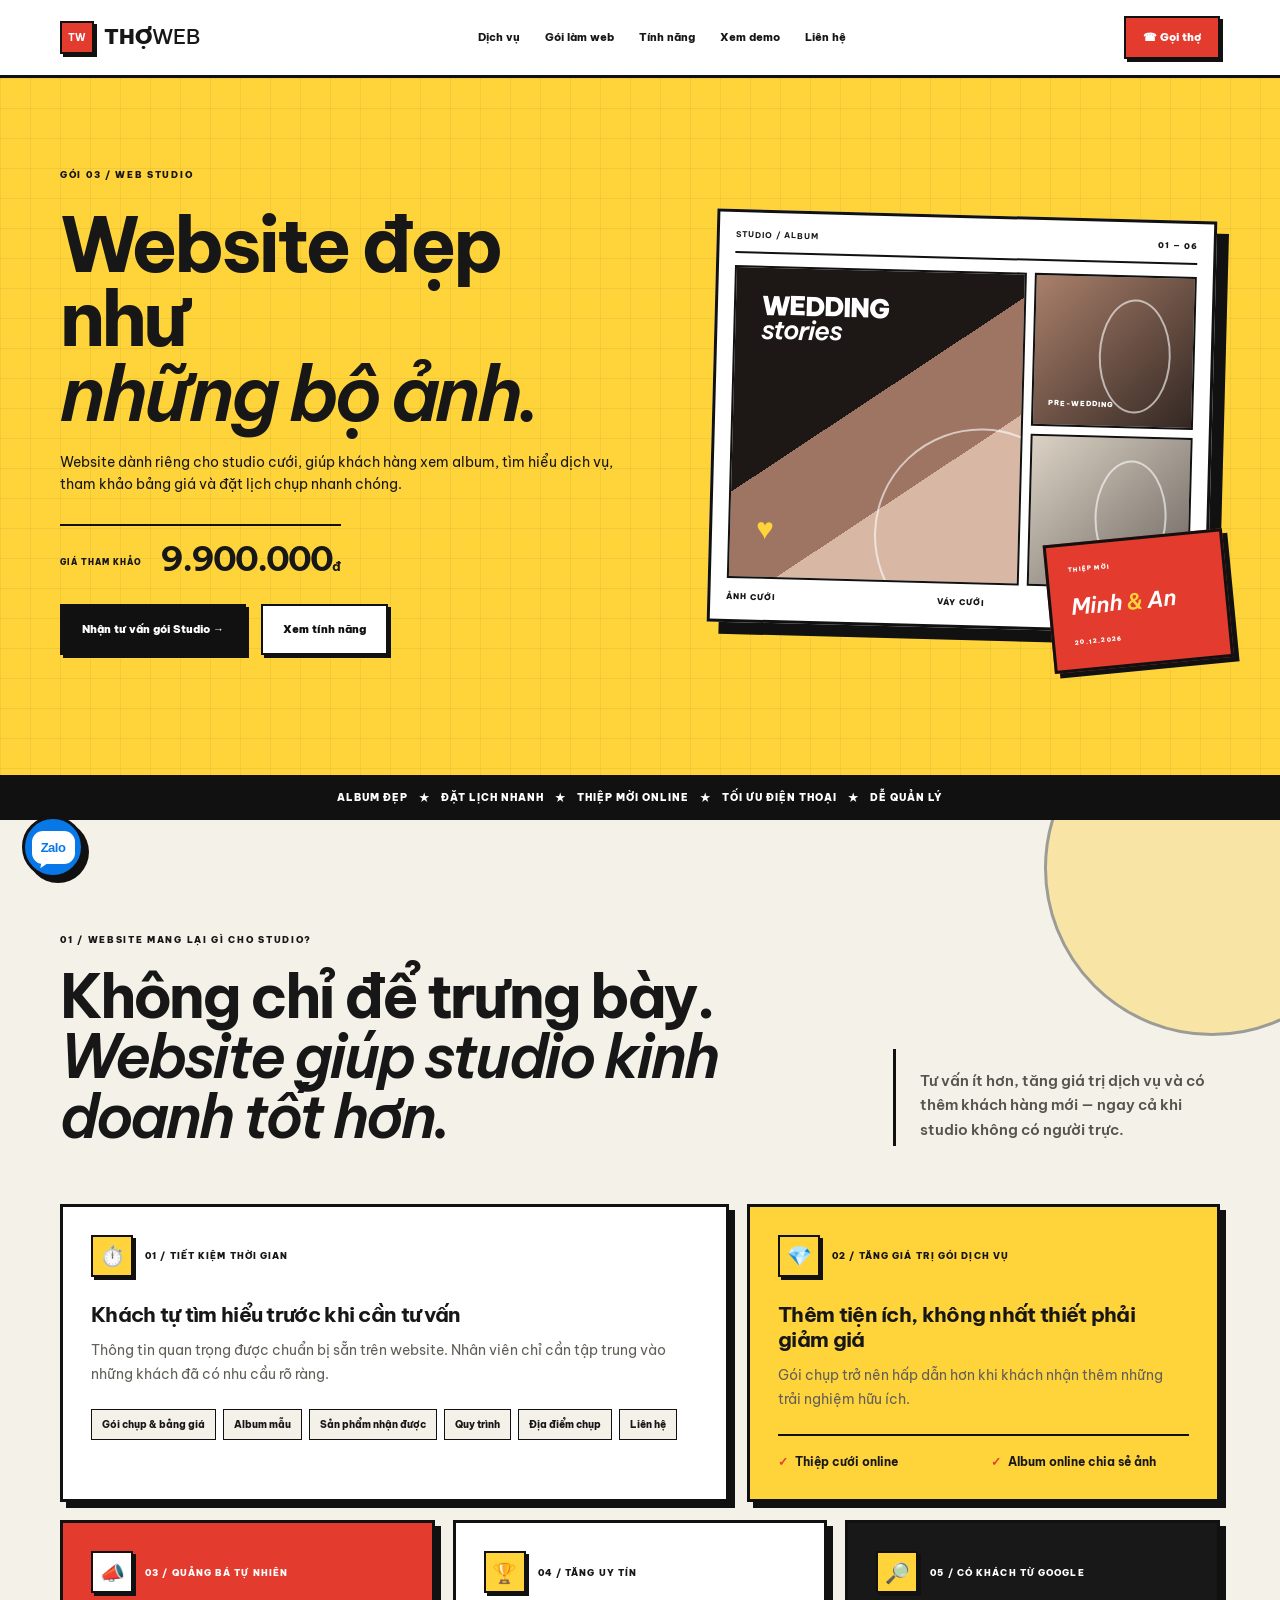
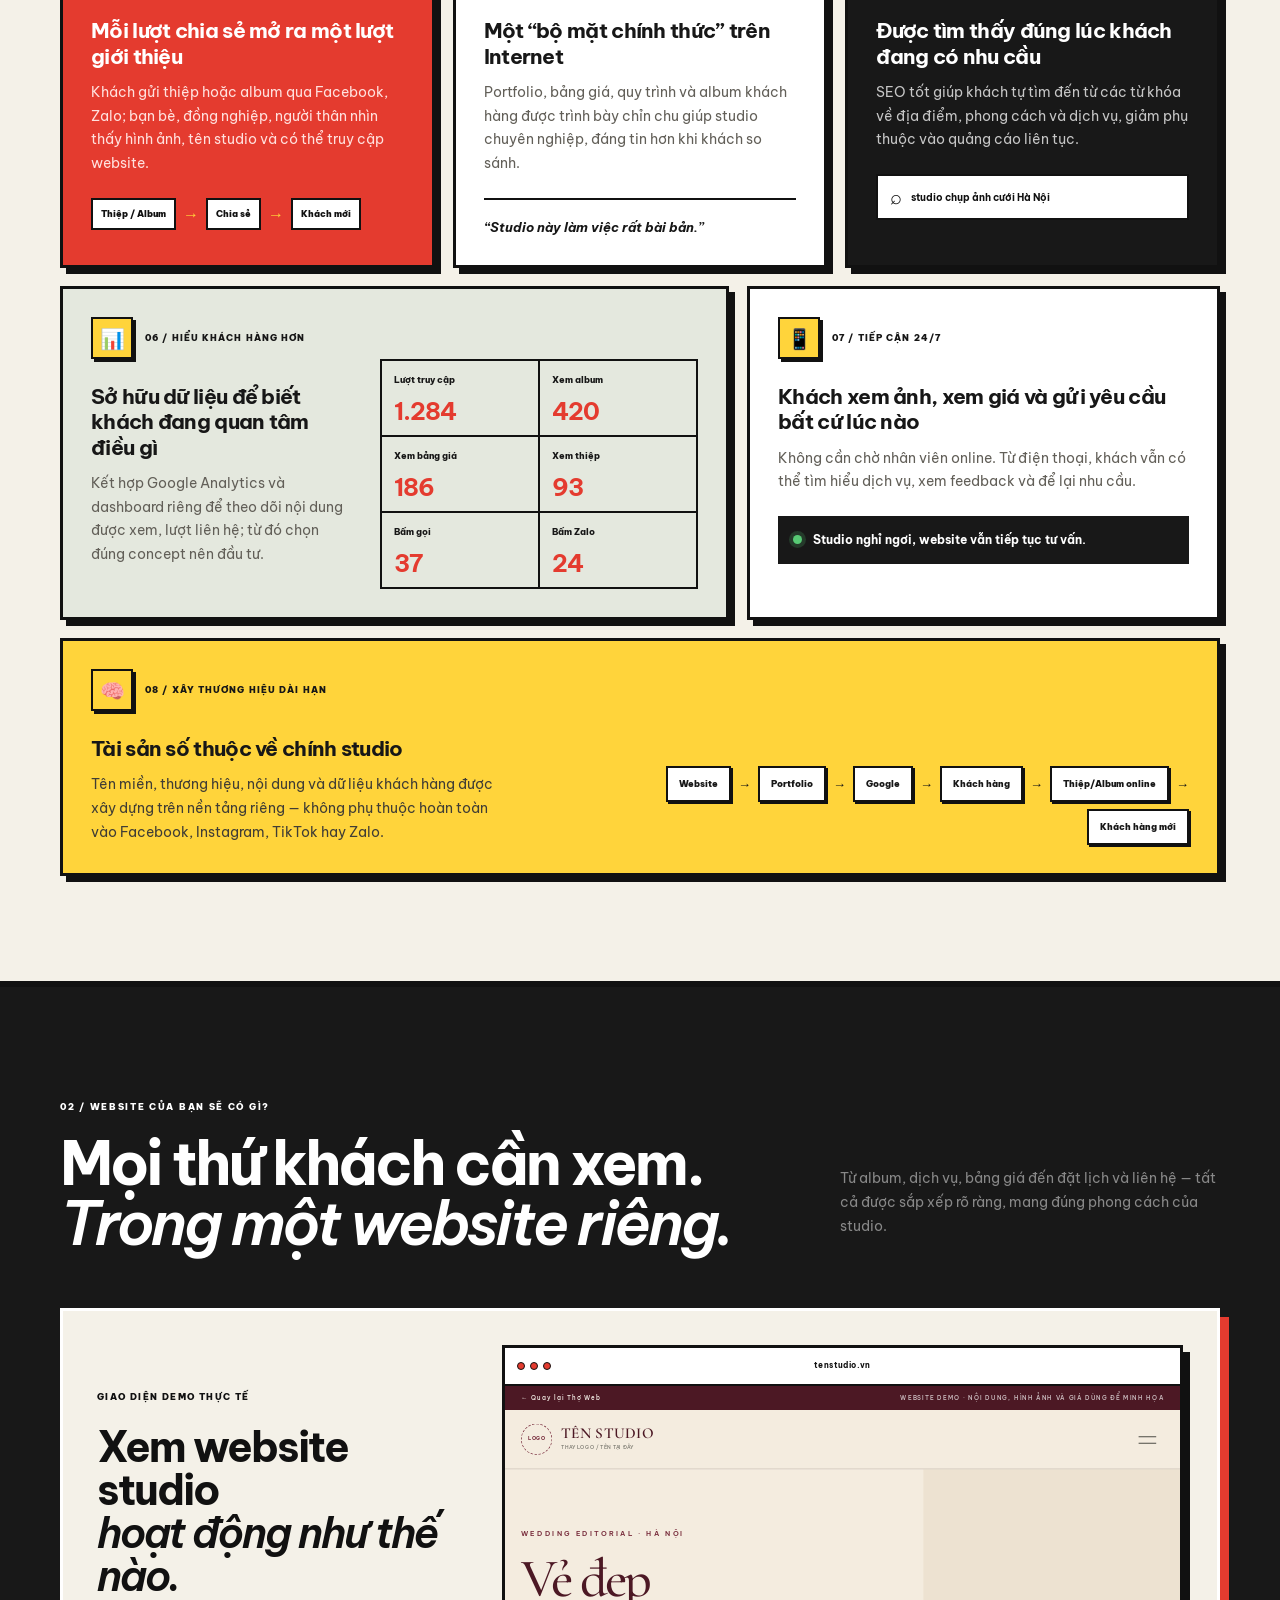
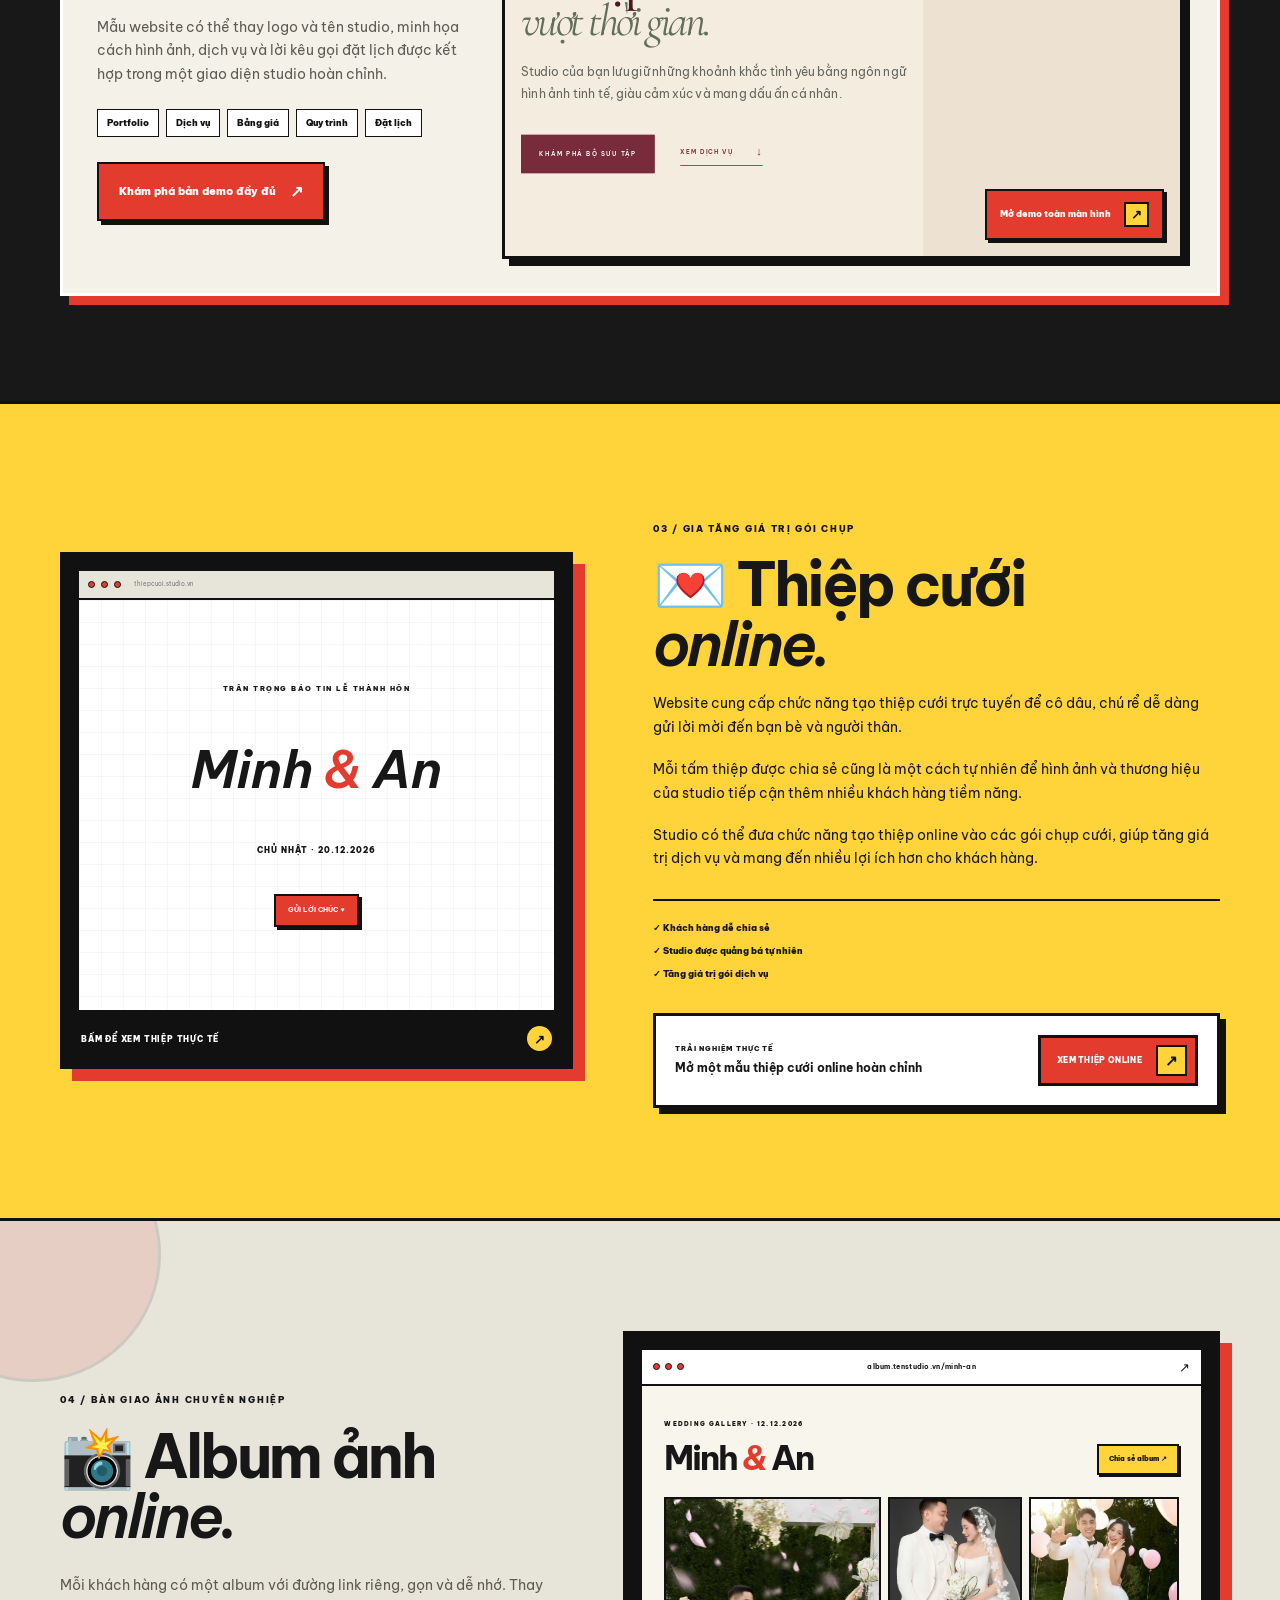
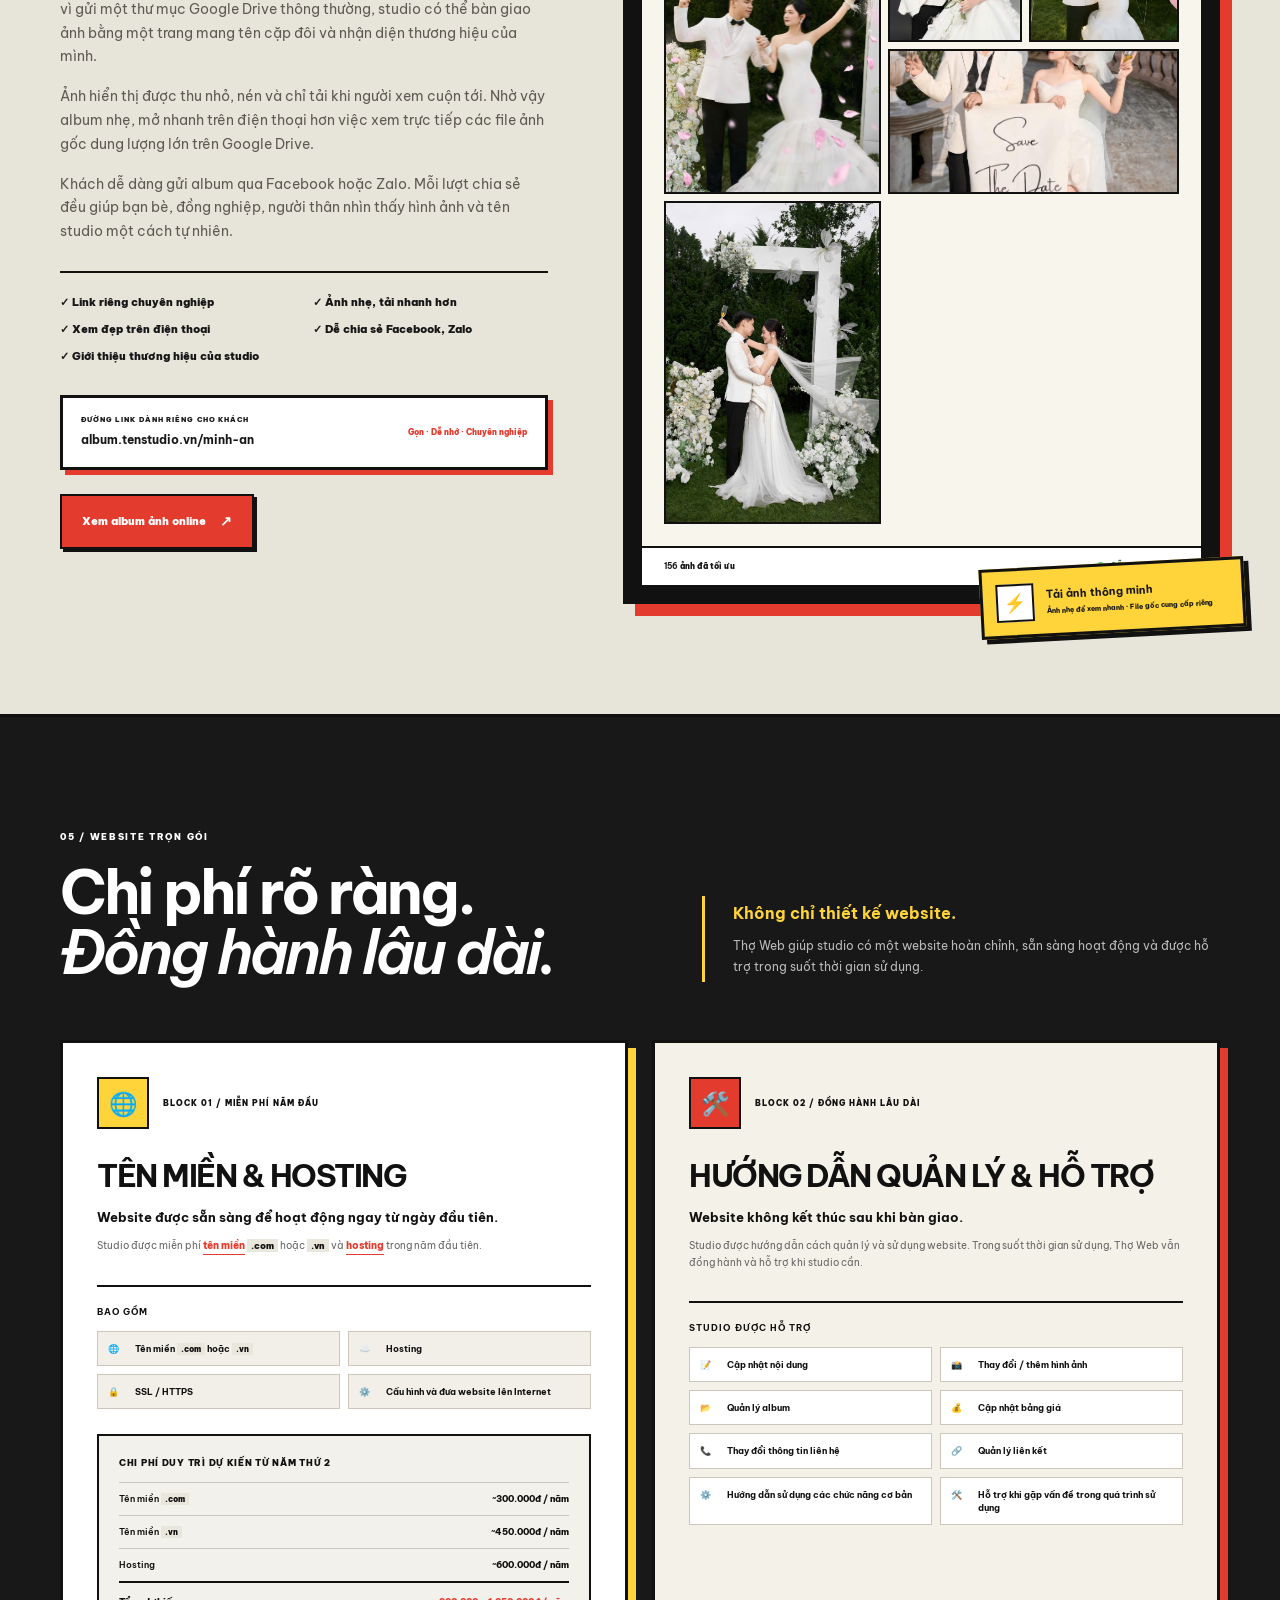
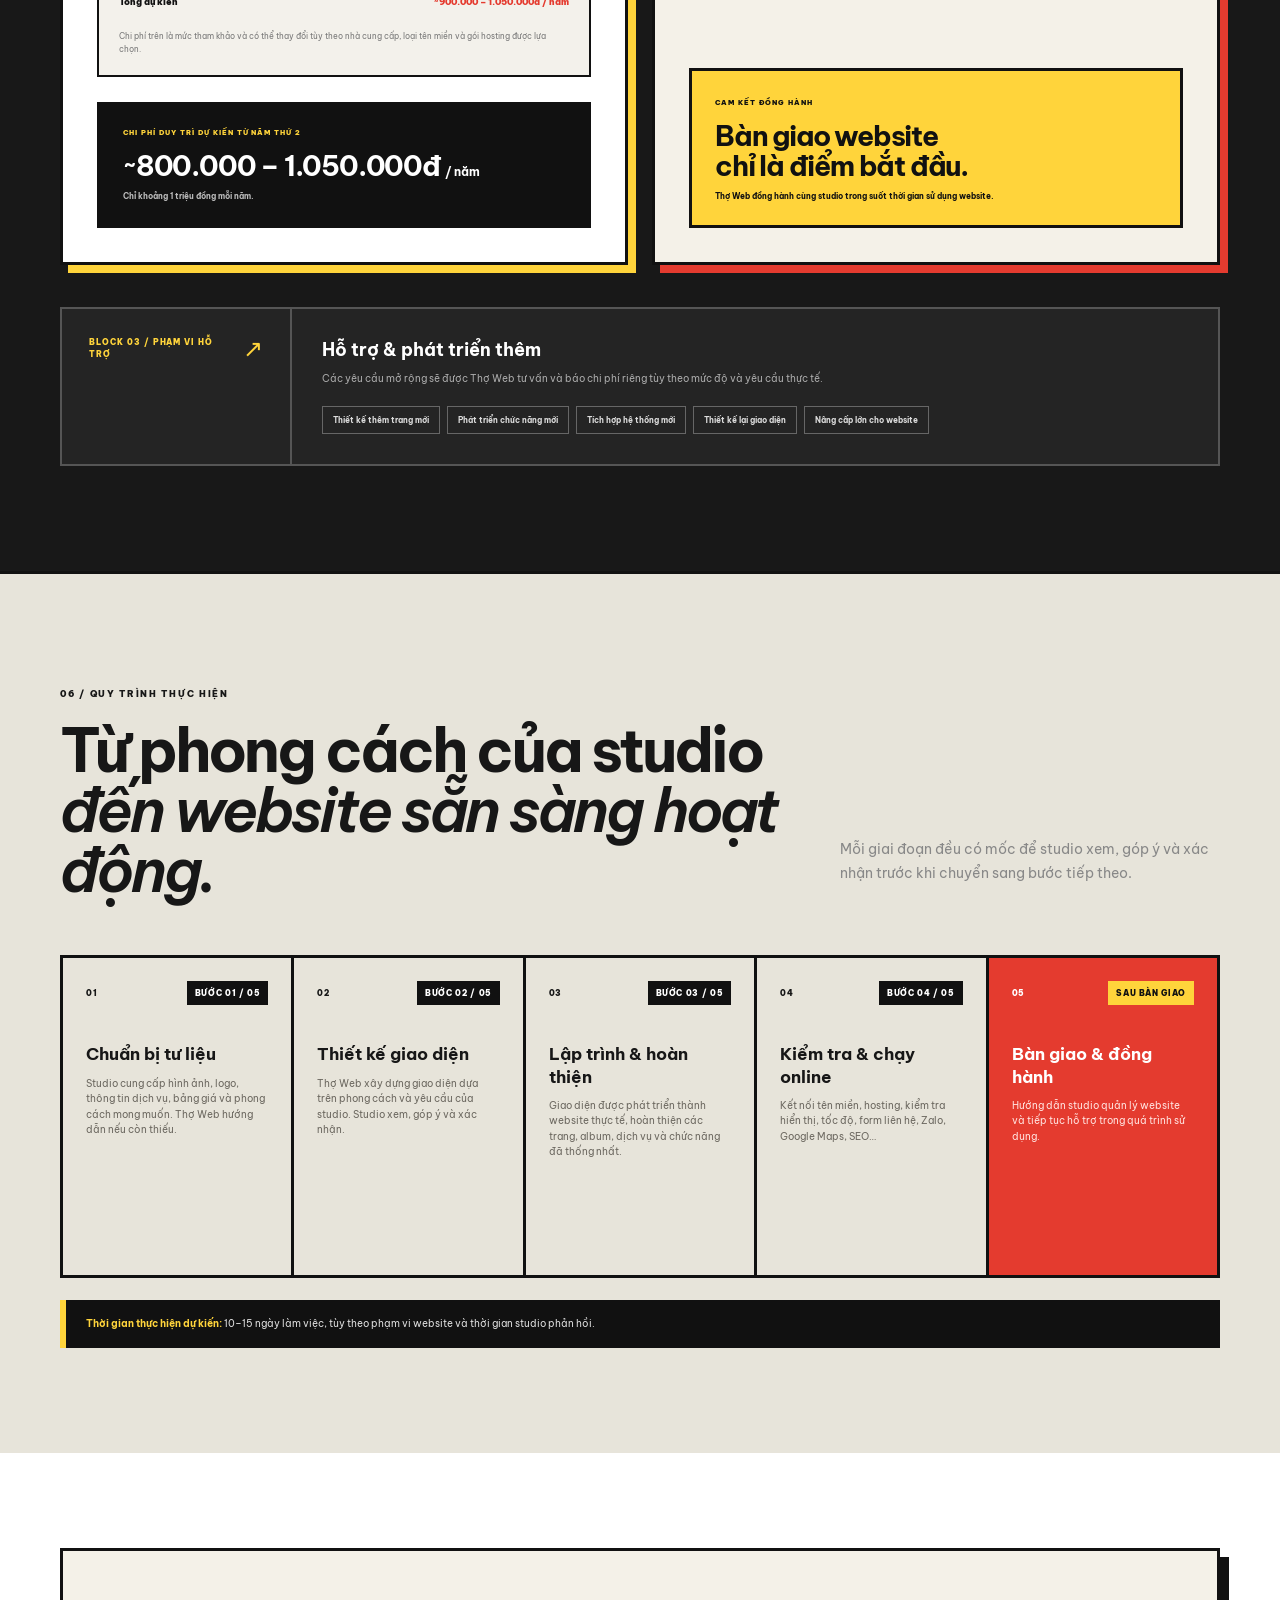
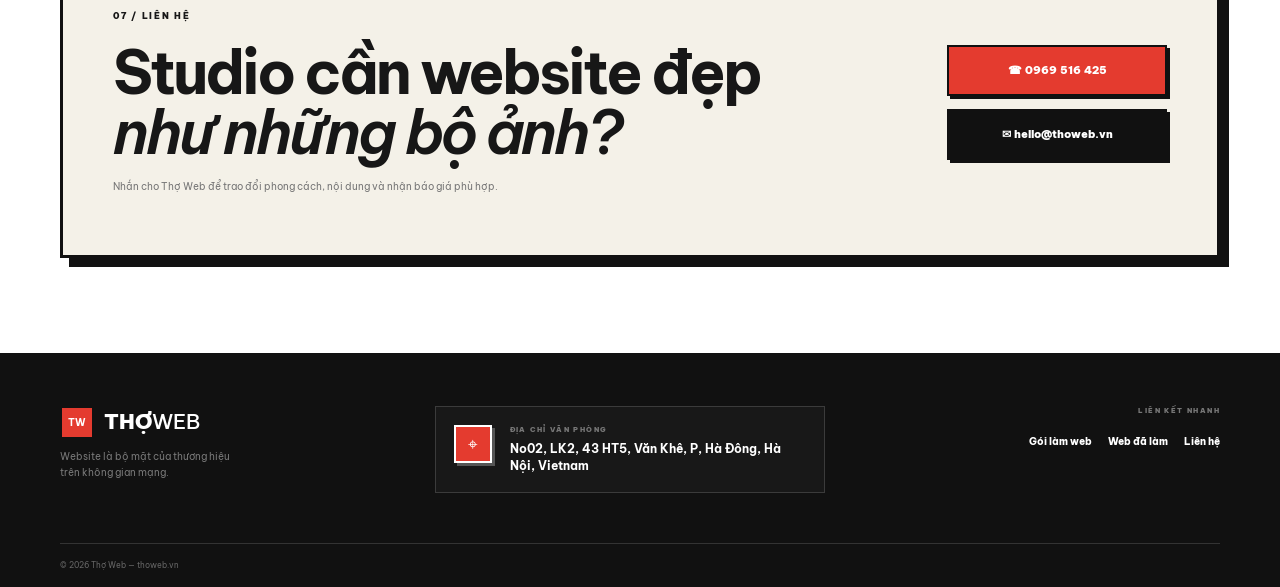
<file: web-studio.html>
<!doctype html>
<html lang="vi">
    <head>
        <meta charset="utf-8" />
        <meta name="viewport" content="width=device-width,initial-scale=1" />
        <title>Thiết kế website studio áo cưới chuyên nghiệp | Thợ Web</title>
        <meta
            name="description"
            content="Gói thiết kế website dành riêng cho studio cưới: album ảnh, dịch vụ, bảng giá, đặt lịch và tạo thiệp mời online."
        />
        <meta name="robots" content="index, follow, max-image-preview:large, max-snippet:-1, max-video-preview:-1" />
        <meta name="googlebot" content="index, follow, max-image-preview:large, max-snippet:-1, max-video-preview:-1" />
        <meta name="theme-color" content="#ef3b2d" />
        <link rel="canonical" href="https://thoweb.vn/web-studio.html" />
        <link rel="alternate" hreflang="vi-VN" href="https://thoweb.vn/web-studio.html" />
        <meta property="og:locale" content="vi_VN" />
        <meta property="og:type" content="website" />
        <meta property="og:site_name" content="Thợ Web" />
        <meta property="og:title" content="Thiết kế website studio áo cưới chuyên nghiệp | Thợ Web" />
        <meta property="og:description" content="Website dành riêng cho studio cưới với album ảnh, dịch vụ, bảng giá, đặt lịch và thiệp mời online." />
        <meta property="og:url" content="https://thoweb.vn/web-studio.html" />
        <meta property="og:image" content="https://thoweb.vn/editorial-assets/hero.jpg" />
        <meta property="og:image:alt" content="Mẫu website studio áo cưới do Thợ Web thiết kế" />
        <meta name="twitter:card" content="summary_large_image" />
        <meta name="twitter:title" content="Thiết kế website studio áo cưới chuyên nghiệp | Thợ Web" />
        <meta name="twitter:description" content="Website studio cưới với album ảnh, dịch vụ, bảng giá, đặt lịch và thiệp mời online." />
        <meta name="twitter:image" content="https://thoweb.vn/editorial-assets/hero.jpg" />
        <script type="application/ld+json">
            {
                "@context": "https://schema.org",
                "@graph": [
                    {
                        "@type": "Service",
                        "@id": "https://thoweb.vn/web-studio.html#service",
                        "name": "Thiết kế website studio áo cưới",
                        "serviceType": "Thiết kế website studio cưới",
                        "url": "https://thoweb.vn/web-studio.html",
                        "description": "Thiết kế website studio cưới với album ảnh, dịch vụ, bảng giá, đặt lịch và thiệp mời online.",
                        "provider": { "@id": "https://thoweb.vn/#organization" },
                        "areaServed": { "@type": "Country", "name": "Việt Nam" }
                    },
                    {
                        "@type": "BreadcrumbList",
                        "itemListElement": [
                            { "@type": "ListItem", "position": 1, "name": "Trang chủ", "item": "https://thoweb.vn/" },
                            { "@type": "ListItem", "position": 2, "name": "Gói Web Studio", "item": "https://thoweb.vn/web-studio.html" }
                        ]
                    }
                ]
            }
        </script>
        <link rel="preconnect" href="https://fonts.googleapis.com" />
        <link rel="preconnect" href="https://fonts.gstatic.com" crossorigin />
        <link
            href="https://fonts.googleapis.com/css2?family=Be+Vietnam+Pro:ital,wght@0,400;0,500;0,600;0,700;0,800;0,900;1,400;1,500;1,600;1,700;1,800;1,900&amp;display=swap"
            rel="stylesheet"
        />
        <link rel="stylesheet" href="css/style.css" />
        <link rel="stylesheet" href="css/web-studio.css" />
        <link rel="stylesheet" href="css/zalo-widget.css" />
        <link rel="stylesheet" href="css/footer-office.css" />
    </head>
    <body>
        <header>
            <div class="wrap nav">
                <a class="logo" href="index.html"><b>TW</b><span>THỢ<span>WEB</span></span></a
                ><button class="menu" type="button" aria-label="Mở menu">☰</button>
                <nav>
                    <a href="index.html#dichvu">Dịch vụ</a><a href="index.html#goi">Gói làm web</a
                    ><a href="#tinh-nang">Tính năng</a><a href="#demo">Xem demo</a
                    ><a href="#lienhe">Liên hệ</a>
                </nav>
                <a class="btn red" href="tel:0969516425">☎ Gọi thợ</a>
            </div>
        </header>

        <main>
            <section class="studio-hero">
                <div class="studio-gridbg"></div>
                <div class="wrap studio-hero-grid">
                    <div class="reveal">
                        <small class="studio-kicker">GÓI 03 / WEB STUDIO</small>
                        <h1>Website đẹp như<br /><strong>những bộ ảnh.</strong></h1>
                        <p>
                            Website dành riêng cho studio cưới, giúp khách hàng xem album, tìm hiểu dịch vụ, tham
                            khảo bảng giá và đặt lịch chụp nhanh chóng.
                        </p>
                        <div class="studio-price">
                            <span>GIÁ THAM KHẢO</span><strong>9.900.000<em>đ</em></strong>
                        </div>
                        <div class="actions">
                            <a class="btn black big" href="#lienhe">Nhận tư vấn gói Studio →</a
                            ><a class="btn white big" href="#tinh-nang">Xem tính năng</a>
                        </div>
                    </div>
                    <div class="studio-scene reveal" aria-hidden="true">
                        <div class="studio-board">
                            <div class="studio-board-head"><b>STUDIO / ALBUM</b><span>01 — 06</span></div>
                            <div class="studio-album">
                                <div class="album-main">
                                    <span>WEDDING<br /><i>stories</i></span>
                                    <b>♥</b>
                                </div>
                                <div class="album-side top"><span>PRE-WEDDING</span></div>
                                <div class="album-side bottom"><span>THE BIG DAY</span></div>
                            </div>
                            <div class="studio-board-foot"><span>ẢNH CƯỚI</span><span>VÁY CƯỚI</span><span>MAKEUP</span></div>
                            <div class="mini-invite">
                                <small>THIỆP MỜI</small><strong>Minh <i>&amp;</i> An</strong><span>20.12.2026</span>
                            </div>
                        </div>
                    </div>
                </div>
            </section>

            <div class="ticker">ALBUM ĐẸP　★　ĐẶT LỊCH NHANH　★　THIỆP MỜI ONLINE　★　TỐI ƯU ĐIỆN THOẠI　★　DỄ QUẢN LÝ</div>

            <section class="studio-section studio-intro studio-value-section" id="loi-ich">
                <div class="wrap">
                    <div class="studio-value-heading reveal">
                        <div class="studio-section-title">
                            <small>01 / WEBSITE MANG LẠI GÌ CHO STUDIO?</small>
                            <h2>Không chỉ để trưng bày.<br /><i>Website giúp studio kinh doanh tốt hơn.</i></h2>
                        </div>
                        <p>
                            Tư vấn ít hơn, tăng giá trị dịch vụ và có thêm khách hàng mới — ngay cả khi studio
                            không có người trực.
                        </p>
                    </div>

                    <div class="studio-value-grid">
                        <article class="studio-benefit-card benefit-consult reveal">
                            <div class="benefit-card-head">
                                <span class="benefit-icon" aria-hidden="true">⏱️</span><small>01 / TIẾT KIỆM THỜI GIAN</small>
                            </div>
                            <h3>Khách tự tìm hiểu trước khi cần tư vấn</h3>
                            <p>
                                Thông tin quan trọng được chuẩn bị sẵn trên website. Nhân viên chỉ cần tập trung
                                vào những khách đã có nhu cầu rõ ràng.
                            </p>
                            <div class="benefit-tags" aria-label="Thông tin có sẵn trên website">
                                <span>Gói chụp &amp; bảng giá</span><span>Album mẫu</span><span>Sản phẩm nhận được</span><span>Quy trình</span
                                ><span>Địa điểm chụp</span><span>Liên hệ</span>
                            </div>
                        </article>

                        <article class="studio-benefit-card benefit-package reveal">
                            <div class="benefit-card-head">
                                <span class="benefit-icon" aria-hidden="true">💎</span><small>02 / TĂNG GIÁ TRỊ GÓI DỊCH VỤ</small>
                            </div>
                            <h3>Thêm tiện ích, không nhất thiết phải giảm giá</h3>
                            <p>Gói chụp trở nên hấp dẫn hơn khi khách nhận thêm những trải nghiệm hữu ích.</p>
                            <ul class="benefit-check-list">
                                <li>Thiệp cưới online</li>
                                <li>Album online chia sẻ ảnh</li>
                            </ul>
                        </article>

                        <article class="studio-benefit-card benefit-referral reveal">
                            <div class="benefit-card-head">
                                <span class="benefit-icon" aria-hidden="true">📣</span><small>03 / QUẢNG BÁ TỰ NHIÊN</small>
                            </div>
                            <h3>Mỗi lượt chia sẻ mở ra một lượt giới thiệu</h3>
                            <p>
                                Khách gửi thiệp hoặc album qua Facebook, Zalo; bạn bè, đồng nghiệp, người thân nhìn thấy hình ảnh, tên
                                studio và có thể truy cập website.
                            </p>
                            <div class="share-route" aria-label="Luồng chia sẻ giúp quảng bá studio">
                                <span>Thiệp / Album</span><b>→</b><span>Chia sẻ</span><b>→</b><span>Khách mới</span>
                            </div>
                        </article>

                        <article class="studio-benefit-card benefit-trust reveal">
                            <div class="benefit-card-head">
                                <span class="benefit-icon" aria-hidden="true">🏆</span><small>04 / TĂNG UY TÍN</small>
                            </div>
                            <h3>Một “bộ mặt chính thức” trên Internet</h3>
                            <p>
                                Portfolio, bảng giá, quy trình và album khách hàng được trình bày chỉn chu giúp
                                studio chuyên nghiệp, đáng tin hơn khi khách so sánh.
                            </p>
                            <strong class="benefit-quote">“Studio này làm việc rất bài bản.”</strong>
                        </article>

                        <article class="studio-benefit-card benefit-seo reveal">
                            <div class="benefit-card-head">
                                <span class="benefit-icon" aria-hidden="true">🔎</span><small>05 / CÓ KHÁCH TỪ GOOGLE</small>
                            </div>
                            <h3>Được tìm thấy đúng lúc khách đang có nhu cầu</h3>
                            <p>
                                SEO tốt giúp khách tự tìm đến từ các từ khóa về địa điểm, phong cách và dịch vụ,
                                giảm phụ thuộc vào quảng cáo liên tục.
                            </p>
                            <div class="search-sample" aria-label="Ví dụ từ khóa tìm kiếm">
                                <span>⌕</span><b>studio chụp ảnh cưới Hà Nội</b>
                            </div>
                        </article>

                        <article class="studio-benefit-card benefit-data reveal">
                            <div class="benefit-card-head">
                                <span class="benefit-icon" aria-hidden="true">📊</span><small>06 / HIỂU KHÁCH HÀNG HƠN</small>
                            </div>
                            <div class="benefit-data-layout">
                                <div>
                                    <h3>Sở hữu dữ liệu để biết khách đang quan tâm điều gì</h3>
                                    <p>
                                        Kết hợp Google Analytics và dashboard riêng để theo dõi nội dung được xem,
                                        lượt liên hệ; từ đó chọn đúng concept nên đầu tư.
                                    </p>
                                </div>
                                <div class="mini-dashboard" aria-label="Số liệu website minh họa">
                                    <div><span>Lượt truy cập</span><strong>1.284</strong></div>
                                    <div><span>Xem album</span><strong>420</strong></div>
                                    <div><span>Xem bảng giá</span><strong>186</strong></div>
                                    <div><span>Xem thiệp</span><strong>93</strong></div>
                                    <div><span>Bấm gọi</span><strong>37</strong></div>
                                    <div><span>Bấm Zalo</span><strong>24</strong></div>
                                </div>
                            </div>
                        </article>

                        <article class="studio-benefit-card benefit-always-on reveal">
                            <div class="benefit-card-head">
                                <span class="benefit-icon" aria-hidden="true">📱</span><small>07 / TIẾP CẬN 24/7</small>
                            </div>
                            <h3>Khách xem ảnh, xem giá và gửi yêu cầu bất cứ lúc nào</h3>
                            <p>
                                Không cần chờ nhân viên online. Từ điện thoại, khách vẫn có thể tìm hiểu dịch vụ,
                                xem feedback và để lại nhu cầu.
                            </p>
                            <strong class="always-on-line"><i></i> Studio nghỉ ngơi, website vẫn tiếp tục tư vấn.</strong>
                        </article>

                        <article class="studio-benefit-card benefit-owned reveal">
                            <div class="benefit-card-head">
                                <span class="benefit-icon" aria-hidden="true">🧠</span><small>08 / XÂY THƯƠNG HIỆU DÀI HẠN</small>
                            </div>
                            <div class="benefit-owned-layout">
                                <div>
                                    <h3>Tài sản số thuộc về chính studio</h3>
                                    <p>
                                        Tên miền, thương hiệu, nội dung và dữ liệu khách hàng được xây dựng trên
                                        nền tảng riêng — không phụ thuộc hoàn toàn vào Facebook, Instagram, TikTok
                                        hay Zalo.
                                    </p>
                                </div>
                                <div class="brand-route" aria-label="Hành trình xây dựng thương hiệu và khách hàng">
                                    <span>Website</span><b>→</b><span>Portfolio</span><b>→</b><span>Google</span
                                    ><b>→</b><span>Khách hàng</span><b>→</b><span>Thiệp/Album online</span
                                    ><b>→</b><span>Khách hàng mới</span>
                                </div>
                            </div>
                        </article>
                    </div>
                </div>
            </section>

            <section class="studio-section studio-features" id="tinh-nang">
                <div class="wrap">
                    <div class="studio-heading">
                        <div>
                            <small>02 / WEBSITE CỦA BẠN SẼ CÓ GÌ?</small>
                            <h2>Mọi thứ khách cần xem.<br /><i>Trong một website riêng.</i></h2>
                        </div>
                        <p>
                            Từ album, dịch vụ, bảng giá đến đặt lịch và liên hệ — tất cả được sắp xếp rõ ràng,
                            mang đúng phong cách của studio.
                        </p>
                    </div>
                    <!-- <div class="studio-feature-grid">
                        <article>
                            <b>📸</b><small>01</small>
                            <h3>Trưng bày album chuyên nghiệp</h3>
                            <p>Hình ảnh được sắp xếp theo album, concept hoặc địa điểm chụp.</p>
                        </article>
                        <article class="feature-red">
                            <b>💍</b><small>02</small>
                            <h3>Tạo ấn tượng với khách hàng</h3>
                            <p>Giao diện mang phong cách riêng của studio, không sử dụng bố cục đại trà.</p>
                        </article>
                        <article>
                            <b>💐</b><small>03</small>
                            <h3>Giới thiệu đầy đủ dịch vụ</h3>
                            <p>Trình bày rõ các gói chụp, dịch vụ ngày cưới và những lựa chọn đi kèm.</p>
                        </article>
                        <article>
                            <b>👗</b><small>04</small>
                            <h3>Váy cưới và dịch vụ đi kèm</h3>
                            <p>Giới thiệu váy cưới, vest, makeup, phụ kiện và các dịch vụ của studio.</p>
                        </article>
                        <article>
                            <b>💰</b><small>05</small>
                            <h3>Bảng giá và ưu đãi</h3>
                            <p>Khách hàng dễ tham khảo các gói dịch vụ và chương trình khuyến mãi.</p>
                        </article>
                        <article>
                            <b>📅</b><small>06</small>
                            <h3>Nhận tư vấn và đặt lịch</h3>
                            <p>Tiếp nhận thông tin, ngày chụp dự kiến và nhu cầu của khách hàng.</p>
                        </article>
                        <article>
                            <b>📞</b><small>07</small>
                            <h3>Liên hệ chỉ với một chạm</h3>
                            <p>Khách hàng có thể gọi điện hoặc nhắn Zalo ngay trên website.</p>
                        </article>
                        <article>
                            <b>📍</b><small>08</small>
                            <h3>Dễ dàng tìm đến studio</h3>
                            <p>Tích hợp Google Maps để khách hàng xem địa chỉ và nhận chỉ đường.</p>
                        </article>
                    </div> -->

                    <div class="studio-editorial-demo reveal" id="demo">
                        <div class="editorial-demo-copy">
                            <small>GIAO DIỆN DEMO THỰC TẾ</small>
                            <h3>Xem website studio<br /><i>hoạt động như thế nào.</i></h3>
                            <p>
                                Mẫu website có thể thay logo và tên studio, minh họa cách hình ảnh, dịch vụ và lời kêu gọi đặt
                                lịch được kết hợp trong một giao diện studio hoàn chỉnh.
                            </p>
                            <div class="editorial-demo-tags" aria-label="Nội dung có trong website demo">
                                <span>Portfolio</span><span>Dịch vụ</span><span>Bảng giá</span
                                ><span>Quy trình</span><span>Đặt lịch</span>
                            </div>
                            <a
                                class="btn red big editorial-demo-button"
                                href="wedding-studio-editorial.html"
                                target="_blank"
                                rel="noopener"
                            >
                                Khám phá bản demo đầy đủ <b>↗</b>
                            </a>
                        </div>

                        <div class="editorial-demo-window">
                            <div class="editorial-demo-browserbar" aria-hidden="true">
                                <span><i></i><i></i><i></i></span><b>tenstudio.vn</b>
                            </div>
                            <div class="editorial-demo-viewport">
                                <iframe
                                    src="wedding-studio-editorial.html"
                                    title="Xem trước website demo có thể tùy chỉnh cho studio"
                                    loading="lazy"
                                    tabindex="-1"
                                ></iframe>
                                <a
                                    class="editorial-demo-overlay"
                                    href="wedding-studio-editorial.html"
                                    target="_blank"
                                    rel="noopener"
                                    aria-label="Mở website demo có thể tùy chỉnh cho studio trong trang mới"
                                >
                                    <span>Mở demo toàn màn hình</span><b>↗</b>
                                </a>
                            </div>
                        </div>
                    </div>
                </div>
            </section>

            <section class="invite-section" id="thiep-moi">
                <div class="wrap invite-grid">
                    <a
                        class="invite-preview invite-preview-link reveal"
                        href="wedding-invite.html"
                        target="_blank"
                        rel="noopener"
                        aria-label="Mở trang thiệp cưới online mẫu"
                    >
                        <div class="invite-browser">
                            <div class="invite-browser-head"><i></i><i></i><i></i><span>thiepcuoi.studio.vn</span></div>
                            <div class="invite-paper">
                                <small>TRÂN TRỌNG BÁO TIN LỄ THÀNH HÔN</small>
                                <strong>Minh <i>&amp;</i> An</strong>
                                <span>CHỦ NHẬT · 20.12.2026</span>
                                <b>GỬI LỜI CHÚC ♥</b>
                            </div>
                        </div>
                        <span class="invite-preview-cta">Bấm để xem thiệp thực tế <b>↗</b></span>
                    </a>
                    <div class="invite-content reveal">
                        <small>03 / GIA TĂNG GIÁ TRỊ GÓI CHỤP</small>
                        <h2>💌 Thiệp cưới<br /><i>online.</i></h2>
                        <p>
                            Website cung cấp chức năng tạo thiệp cưới trực tuyến để cô dâu, chú rể dễ dàng gửi lời
                            mời đến bạn bè và người thân.
                        </p>
                        <p>
                            Mỗi tấm thiệp được chia sẻ cũng là một cách tự nhiên để hình ảnh và thương hiệu của
                            studio tiếp cận thêm nhiều khách hàng tiềm năng.
                        </p>
                        <p>
                            Studio có thể đưa chức năng tạo thiệp online vào các gói chụp cưới, giúp tăng giá trị
                            dịch vụ và mang đến nhiều lợi ích hơn cho khách hàng.
                        </p>
                        <div class="invite-values">
                            <span>✓ Khách hàng dễ chia sẻ</span><span>✓ Studio được quảng bá tự nhiên</span
                            ><span>✓ Tăng giá trị gói dịch vụ</span>
                        </div>
                        <div class="invite-demo-action">
                            <div>
                                <small>TRẢI NGHIỆM THỰC TẾ</small>
                                <strong>Mở một mẫu thiệp cưới online hoàn chỉnh</strong>
                            </div>
                            <a
                                class="invite-demo-button"
                                href="wedding-invite.html"
                                target="_blank"
                                rel="noopener"
                            >
                                <span>Xem thiệp online</span><b>↗</b>
                            </a>
                        </div>
                    </div>
                </div>
            </section>

            <section class="album-online-section" id="album-online">
                <div class="wrap album-online-grid">
                    <div class="album-online-content reveal">
                        <small>04 / BÀN GIAO ẢNH CHUYÊN NGHIỆP</small>
                        <h2>📸 Album ảnh<br /><i>online.</i></h2>
                        <p>
                            Mỗi khách hàng có một album với đường link riêng, gọn và dễ nhớ. Thay vì gửi một thư
                            mục Google Drive thông thường, studio có thể bàn giao ảnh bằng một trang mang tên cặp
                            đôi và nhận diện thương hiệu của mình.
                        </p>
                        <p>
                            Ảnh hiển thị được thu nhỏ, nén và chỉ tải khi người xem cuộn tới. Nhờ vậy album nhẹ,
                            mở nhanh trên điện thoại hơn việc xem trực tiếp các file ảnh gốc dung lượng lớn trên
                            Google Drive.
                        </p>
                        <p>
                            Khách dễ dàng gửi album qua Facebook hoặc Zalo. Mỗi lượt chia sẻ đều giúp bạn bè, đồng nghiệp, người
                            thân nhìn thấy hình ảnh và tên studio một cách tự nhiên.
                        </p>
                        <div class="album-online-benefits">
                            <span>✓ Link riêng chuyên nghiệp</span><span>✓ Ảnh nhẹ, tải nhanh hơn</span
                            ><span>✓ Xem đẹp trên điện thoại</span><span>✓ Dễ chia sẻ Facebook, Zalo</span
                            ><span>✓ Giới thiệu thương hiệu của studio</span>
                        </div>
                        <div class="album-link-card">
                            <div>
                                <small>ĐƯỜNG LINK DÀNH RIÊNG CHO KHÁCH</small>
                                <strong>album.tenstudio.vn/minh-an</strong>
                            </div>
                            <span>Gọn · Dễ nhớ · Chuyên nghiệp</span>
                        </div>
                        <a
                            class="btn red big album-online-demo-button"
                            href="album-anh-online.html"
                            target="_blank"
                            rel="noopener"
                        >
                            <span>Xem album ảnh online</span><b>↗</b>
                        </a>
                    </div>

                    <div class="album-online-preview reveal" aria-label="Minh họa giao diện album ảnh cưới online">
                        <div class="album-browser">
                            <div class="album-browser-head">
                                <span><i></i><i></i><i></i></span><b>album.tenstudio.vn/minh-an</b><em>↗</em>
                            </div>
                            <div class="album-client-head">
                                <div>
                                    <small>WEDDING GALLERY · 12.12.2026</small>
                                    <h3>Minh <i>&amp;</i> An</h3>
                                </div>
                                <span>Chia sẻ album ↗</span>
                            </div>
                            <div class="album-photo-grid">
                                <img src="editorial-assets/gallery-01.jpg" alt="Ảnh cưới ngoài trời của cô dâu và chú rể" loading="lazy" />
                                <img src="editorial-assets/gallery-04.jpg" alt="Ảnh cưới của cặp đôi trên bãi cỏ" loading="lazy" />
                                <img src="editorial-assets/gallery-03.jpg" alt="Khoảnh khắc trong album ảnh cưới" loading="lazy" />
                                <img src="editorial-assets/gallery-05.jpg" alt="Ảnh chân dung cô dâu chú rể" loading="lazy" />
                                <img src="editorial-assets/gallery-07.jpg" alt="Ảnh cưới được trình bày trong album online" loading="lazy" />
                            </div>
                            <div class="album-browser-foot">
                                <span><b>156</b> ảnh đã tối ưu</span>
                                <span><i></i> Sẵn sàng chia sẻ</span>
                            </div>
                        </div>
                        <div class="album-speed-note">
                            <b>⚡</b>
                            <div><strong>Tải ảnh thông minh</strong><span>Ảnh nhẹ để xem nhanh · File gốc cung cấp riêng</span></div>
                        </div>
                    </div>
                </div>
            </section>

            <section class="studio-section deliverable-section" id="website-tron-goi">
                <div class="wrap">
                    <div class="package-heading reveal">
                        <div class="studio-section-title">
                            <small>05 / WEBSITE TRỌN GÓI</small>
                            <h2>Chi phí rõ ràng.<br /><i>Đồng hành lâu dài.</i></h2>
                        </div>
                        <div class="package-intro">
                            <strong>Không chỉ thiết kế website.</strong>
                            <p>Thợ Web giúp studio có một website hoàn chỉnh, sẵn sàng hoạt động và được hỗ trợ trong suốt thời gian sử dụng.</p>
                        </div>
                    </div>

                    <div class="studio-package-grid">
                        <article class="package-service-card package-infrastructure reveal">
                            <div class="package-card-meta">
                                <span class="package-card-icon" aria-hidden="true">🌐</span>
                                <small>BLOCK 01 / MIỄN PHÍ NĂM ĐẦU</small>
                            </div>
                            <h3>Tên miền &amp; Hosting</h3>
                            <p class="package-card-lead"><strong>Website được sẵn sàng để hoạt động ngay từ ngày đầu tiên.</strong></p>
                            <p class="package-card-copy">
                                Studio được miễn phí <button class="term-button" type="button" data-dialog="domain-dialog" aria-haspopup="dialog">tên miền</button>
                                <code>.com</code> hoặc <code>.vn</code> và <button class="term-button" type="button" data-dialog="hosting-dialog" aria-haspopup="dialog">hosting</button>
                                trong năm đầu tiên.
                            </p>

                            <h4 class="package-list-title">Bao gồm</h4>
                            <ul class="package-included-list">
                                <li><span aria-hidden="true">🌐</span><span>Tên miền <code>.com</code> hoặc <code>.vn</code></span></li>
                                <li><span aria-hidden="true">☁️</span><span>Hosting</span></li>
                                <li><span aria-hidden="true">🔒</span><span>SSL / HTTPS</span></li>
                                <li><span aria-hidden="true">⚙️</span><span>Cấu hình và đưa website lên Internet</span></li>
                            </ul>

                            <div class="package-renewal-box">
                                <table>
                                    <caption>Chi phí duy trì dự kiến từ năm thứ 2</caption>
                                    <tbody>
                                        <tr><th scope="row">Tên miền <code>.com</code></th><td>~300.000đ / năm</td></tr>
                                        <tr><th scope="row">Tên miền <code>.vn</code></th><td>~450.000đ / năm</td></tr>
                                        <tr><th scope="row">Hosting</th><td>~600.000đ / năm</td></tr>
                                        <tr class="package-renewal-total"><th scope="row">Tổng dự kiến</th><td>~900.000 – 1.050.000đ / năm</td></tr>
                                    </tbody>
                                </table>
                                <p>Chi phí trên là mức tham khảo và có thể thay đổi tùy theo nhà cung cấp, loại tên miền và gói hosting được lựa chọn.</p>
                            </div>

                            <div class="package-cost-highlight">
                                <small>CHI PHÍ DUY TRÌ DỰ KIẾN TỪ NĂM THỨ 2</small>
                                <strong>~800.000 – 1.050.000đ <span>/ năm</span></strong>
                                <p>Chỉ khoảng 1 triệu đồng mỗi năm.</p>
                            </div>
                        </article>

                        <article class="package-service-card package-support reveal">
                            <div class="package-card-meta">
                                <span class="package-card-icon" aria-hidden="true">🛠️</span>
                                <small>BLOCK 02 / ĐỒNG HÀNH LÂU DÀI</small>
                            </div>
                            <h3>Hướng dẫn quản lý &amp; Hỗ trợ</h3>
                            <p class="package-card-lead"><strong>Website không kết thúc sau khi bàn giao.</strong></p>
                            <p class="package-card-copy">Studio được hướng dẫn cách quản lý và sử dụng website. Trong suốt thời gian sử dụng, Thợ Web vẫn đồng hành và hỗ trợ khi studio cần.</p>

                            <h4 class="package-list-title">Studio được hỗ trợ</h4>
                            <ul class="package-support-list">
                                <li><span aria-hidden="true">📝</span><span>Cập nhật nội dung</span></li>
                                <li><span aria-hidden="true">📸</span><span>Thay đổi / thêm hình ảnh</span></li>
                                <li><span aria-hidden="true">📂</span><span>Quản lý album</span></li>
                                <li><span aria-hidden="true">💰</span><span>Cập nhật bảng giá</span></li>
                                <li><span aria-hidden="true">📞</span><span>Thay đổi thông tin liên hệ</span></li>
                                <li><span aria-hidden="true">🔗</span><span>Quản lý liên kết</span></li>
                                <li><span aria-hidden="true">⚙️</span><span>Hướng dẫn sử dụng các chức năng cơ bản</span></li>
                                <li><span aria-hidden="true">🛠️</span><span>Hỗ trợ khi gặp vấn đề trong quá trình sử dụng</span></li>
                            </ul>

                            <div class="package-support-highlight">
                                <small>CAM KẾT ĐỒNG HÀNH</small>
                                <strong>Bàn giao website<br />chỉ là điểm bắt đầu.</strong>
                                <p>Thợ Web đồng hành cùng studio trong suốt thời gian sử dụng website.</p>
                            </div>
                        </article>
                    </div>

                    <aside class="package-scope reveal" aria-labelledby="package-scope-title">
                        <div class="package-scope-label">
                            <small>BLOCK 03 / PHẠM VI HỖ TRỢ</small>
                            <span aria-hidden="true">↗</span>
                        </div>
                        <div class="package-scope-content">
                            <h3 id="package-scope-title">Hỗ trợ &amp; phát triển thêm</h3>
                            <p>Các yêu cầu mở rộng sẽ được Thợ Web tư vấn và báo chi phí riêng tùy theo mức độ và yêu cầu thực tế.</p>
                            <ul>
                                <li>Thiết kế thêm trang mới</li>
                                <li>Phát triển chức năng mới</li>
                                <li>Tích hợp hệ thống mới</li>
                                <li>Thiết kế lại giao diện</li>
                                <li>Nâng cấp lớn cho website</li>
                            </ul>
                        </div>
                    </aside>
                </div>
            </section>

            <section class="studio-process studio-production-process" id="quy-trinh">
                <div class="wrap">
                    <div class="studio-heading">
                        <div>
                            <small>06 / QUY TRÌNH THỰC HIỆN</small>
                            <h2>Từ phong cách của studio<br /><i>đến website sẵn sàng hoạt động.</i></h2>
                        </div>
                        <p>Mỗi giai đoạn đều có mốc để studio xem, góp ý và xác nhận trước khi chuyển sang bước tiếp theo.</p>
                    </div>
                    <div class="production-timeline">
                        <article>
                            <div class="timeline-meta"><b>01</b><span>BƯỚC 01 / 05</span></div>
                            <h3>Chuẩn bị tư liệu</h3>
                            <p>Studio cung cấp hình ảnh, logo, thông tin dịch vụ, bảng giá và phong cách mong muốn. Thợ Web hướng dẫn nếu còn thiếu.</p>
                        </article>
                        <article>
                            <div class="timeline-meta"><b>02</b><span>BƯỚC 02 / 05</span></div>
                            <h3>Thiết kế giao diện</h3>
                            <p>Thợ Web xây dựng giao diện dựa trên phong cách và yêu cầu của studio. Studio xem, góp ý và xác nhận.</p>
                        </article>
                        <article>
                            <div class="timeline-meta"><b>03</b><span>BƯỚC 03 / 05</span></div>
                            <h3>Lập trình &amp; hoàn thiện</h3>
                            <p>Giao diện được phát triển thành website thực tế, hoàn thiện các trang, album, dịch vụ và chức năng đã thống nhất.</p>
                        </article>
                        <article>
                            <div class="timeline-meta"><b>04</b><span>BƯỚC 04 / 05</span></div>
                            <h3>Kiểm tra &amp; chạy online</h3>
                            <p>Kết nối tên miền, hosting, kiểm tra hiển thị, tốc độ, form liên hệ, Zalo, Google Maps, SEO…</p>
                        </article>
                        <article class="timeline-support">
                            <div class="timeline-meta"><b>05</b><span>SAU BÀN GIAO</span></div>
                            <h3>Bàn giao &amp; đồng hành</h3>
                            <p>Hướng dẫn studio quản lý website và tiếp tục hỗ trợ trong quá trình sử dụng.</p>
                        </article>
                    </div>
                    <p class="process-note"><strong>Thời gian thực hiện dự kiến:</strong> 10–15 ngày làm việc, tùy theo phạm vi website và thời gian studio phản hồi.</p>
                </div>
            </section>

            <section class="contact" id="lienhe">
                <div class="wrap contactBox">
                    <div>
                        <small>07 / LIÊN HỆ</small>
                        <h2>Studio cần website đẹp<br /><i>như những bộ ảnh?</i></h2>
                        <p>Nhắn cho Thợ Web để trao đổi phong cách, nội dung và nhận báo giá phù hợp.</p>
                    </div>
                    <div>
                        <a class="btn red big" href="tel:0969516425">☎ 0969 516 425</a>
                        <a class="btn black big" href="mailto:hello@thoweb.vn">✉ hello@thoweb.vn</a>
                    </div>
                </div>
            </section>
        </main>

        <footer>
            <div class="wrap foot">
                <div class="footer-brand"><div class="logo"><b>TW</b><span>THỢ<span>WEB</span></span></div><p>Website là bộ mặt của thương hiệu<br />trên không gian mạng.</p></div>
                <address class="footer-office"><span class="footer-office-icon" aria-hidden="true">⌖</span><div><small>ĐỊA CHỈ VĂN PHÒNG</small><strong>No02, LK2, 43 HT5, Văn Khê, P, Hà Đông, Hà Nội, Vietnam</strong></div></address>
                <div class="footer-links"><small>LIÊN KẾT NHANH</small><div><a href="index.html#goi">Gói làm web</a>　<a href="index.html#duan">Web đã làm</a>　<a href="#lienhe">Liên hệ</a></div></div>
            </div>
            <div class="wrap bottom">© 2026 Thợ Web — thoweb.vn</div>
        </footer>
        <dialog class="info-dialog" id="domain-dialog" aria-labelledby="domain-dialog-title">
            <div class="info-dialog-head">
                <span>THỢ WEB GIẢI THÍCH</span>
                <button class="info-dialog-close" type="button" data-close-dialog aria-label="Đóng cửa sổ">×</button>
            </div>
            <div class="info-dialog-body">
                <small>01 / TÊN MIỀN</small>
                <h2 id="domain-dialog-title">Tên miền là gì?</h2>
                <p class="info-definition">
                    <strong>Tên miền là địa chỉ của website trên Internet</strong>, ví dụ
                    <b>thoweb.vn</b> hoặc <b>tenstudio.vn</b>. Khách hàng nhập địa chỉ này để truy cập trực tiếp vào website của studio.
                </p>
                <div class="info-point-grid">
                    <article>
                        <b>01</b>
                        <h3>Dễ tìm và dễ nhớ</h3>
                        <p>Khách hàng có một địa chỉ ngắn gọn để xem album, dịch vụ và liên hệ với studio.</p>
                    </article>
                    <article>
                        <b>02</b>
                        <h3>Tạo sự chuyên nghiệp</h3>
                        <p>Tên miền riêng giúp thương hiệu đáng tin cậy hơn so với việc chỉ sử dụng trang mạng xã hội.</p>
                    </article>
                    <article>
                        <b>03</b>
                        <h3>Thuộc về studio</h3>
                        <p>Đây là địa chỉ riêng của studio trên không gian mạng và cần được duy trì hàng năm.</p>
                    </article>
                </div>
                <div class="info-cost-box">
                    <strong>Chi phí duy trì trung bình từ năm thứ hai</strong>
                    <span>.com: khoảng 300.000đ/năm　·　.vn: khoảng 450.000đ/năm</span>
                    <p>Nếu tên miền không được gia hạn, khách hàng sẽ không thể truy cập website bằng địa chỉ đó.</p>
                </div>
            </div>
        </dialog>

        <dialog class="info-dialog" id="hosting-dialog" aria-labelledby="hosting-dialog-title">
            <div class="info-dialog-head hosting-head">
                <span>THỢ WEB GIẢI THÍCH</span>
                <button class="info-dialog-close" type="button" data-close-dialog aria-label="Đóng cửa sổ">×</button>
            </div>
            <div class="info-dialog-body">
                <small>02 / HOSTING</small>
                <h2 id="hosting-dialog-title">Hosting là gì?</h2>
                <p class="info-definition">
                    <strong>Hosting là nơi lưu trữ toàn bộ website</strong>, bao gồm giao diện, nội dung, album ảnh và dữ liệu. Có thể hiểu tên miền là địa chỉ, còn hosting là ngôi nhà chứa website.
                </p>
                <div class="info-point-grid">
                    <article>
                        <b>01</b>
                        <h3>Giúp website hoạt động 24/7</h3>
                        <p>Hosting kết nối website với Internet để khách hàng có thể truy cập bất cứ lúc nào.</p>
                    </article>
                    <article>
                        <b>02</b>
                        <h3>Lưu trữ hình ảnh và nội dung</h3>
                        <p>Album, bảng giá, dịch vụ và thông tin của studio đều được lưu trên hosting.</p>
                    </article>
                    <article>
                        <b>03</b>
                        <h3>Ảnh hưởng đến tốc độ</h3>
                        <p>Hosting ổn định giúp website tải nhanh hơn và mang lại trải nghiệm tốt hơn cho khách hàng.</p>
                    </article>
                </div>
                <div class="info-cost-box hosting-cost-box">
                    <strong>Chi phí duy trì trung bình từ năm thứ hai</strong>
                    <span>Hosting: khoảng 600.000đ/năm</span>
                    <p>Nếu hosting hết hạn và không được gia hạn, website sẽ tạm ngừng hoạt động.</p>
                </div>
            </div>
        </dialog>
        <a class="zalo-float" href="https://zalo.me/0969516425" target="_blank" rel="noopener noreferrer" aria-label="Nhắn Zalo cho Thợ Web qua số 0969 516 425" title="Nhắn Zalo cho Thợ Web">
            <span class="zalo-icon" aria-hidden="true">Zalo</span><span class="zalo-tooltip" aria-hidden="true">Chat Zalo</span>
        </a>
        <script src="js/script.js"></script>
        <script src="js/web-studio.js"></script>
    </body>
</html>
</file>
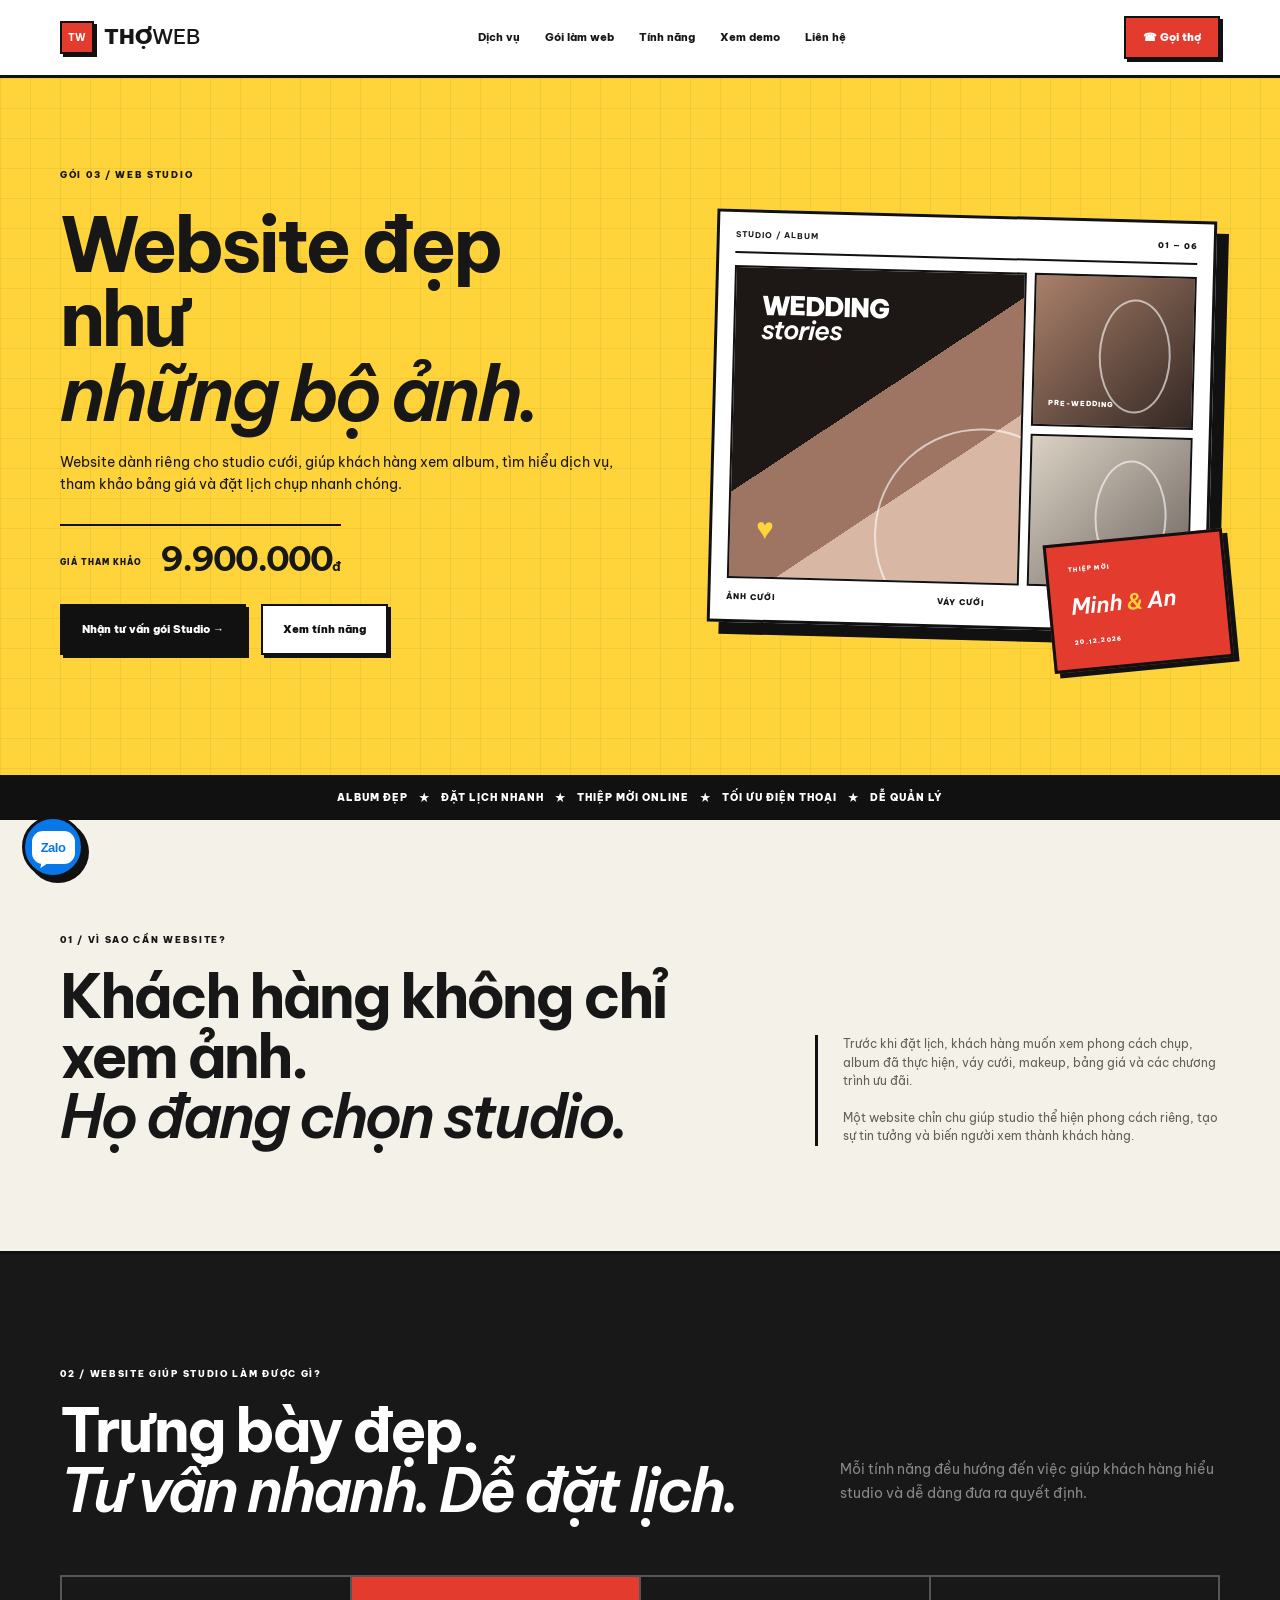
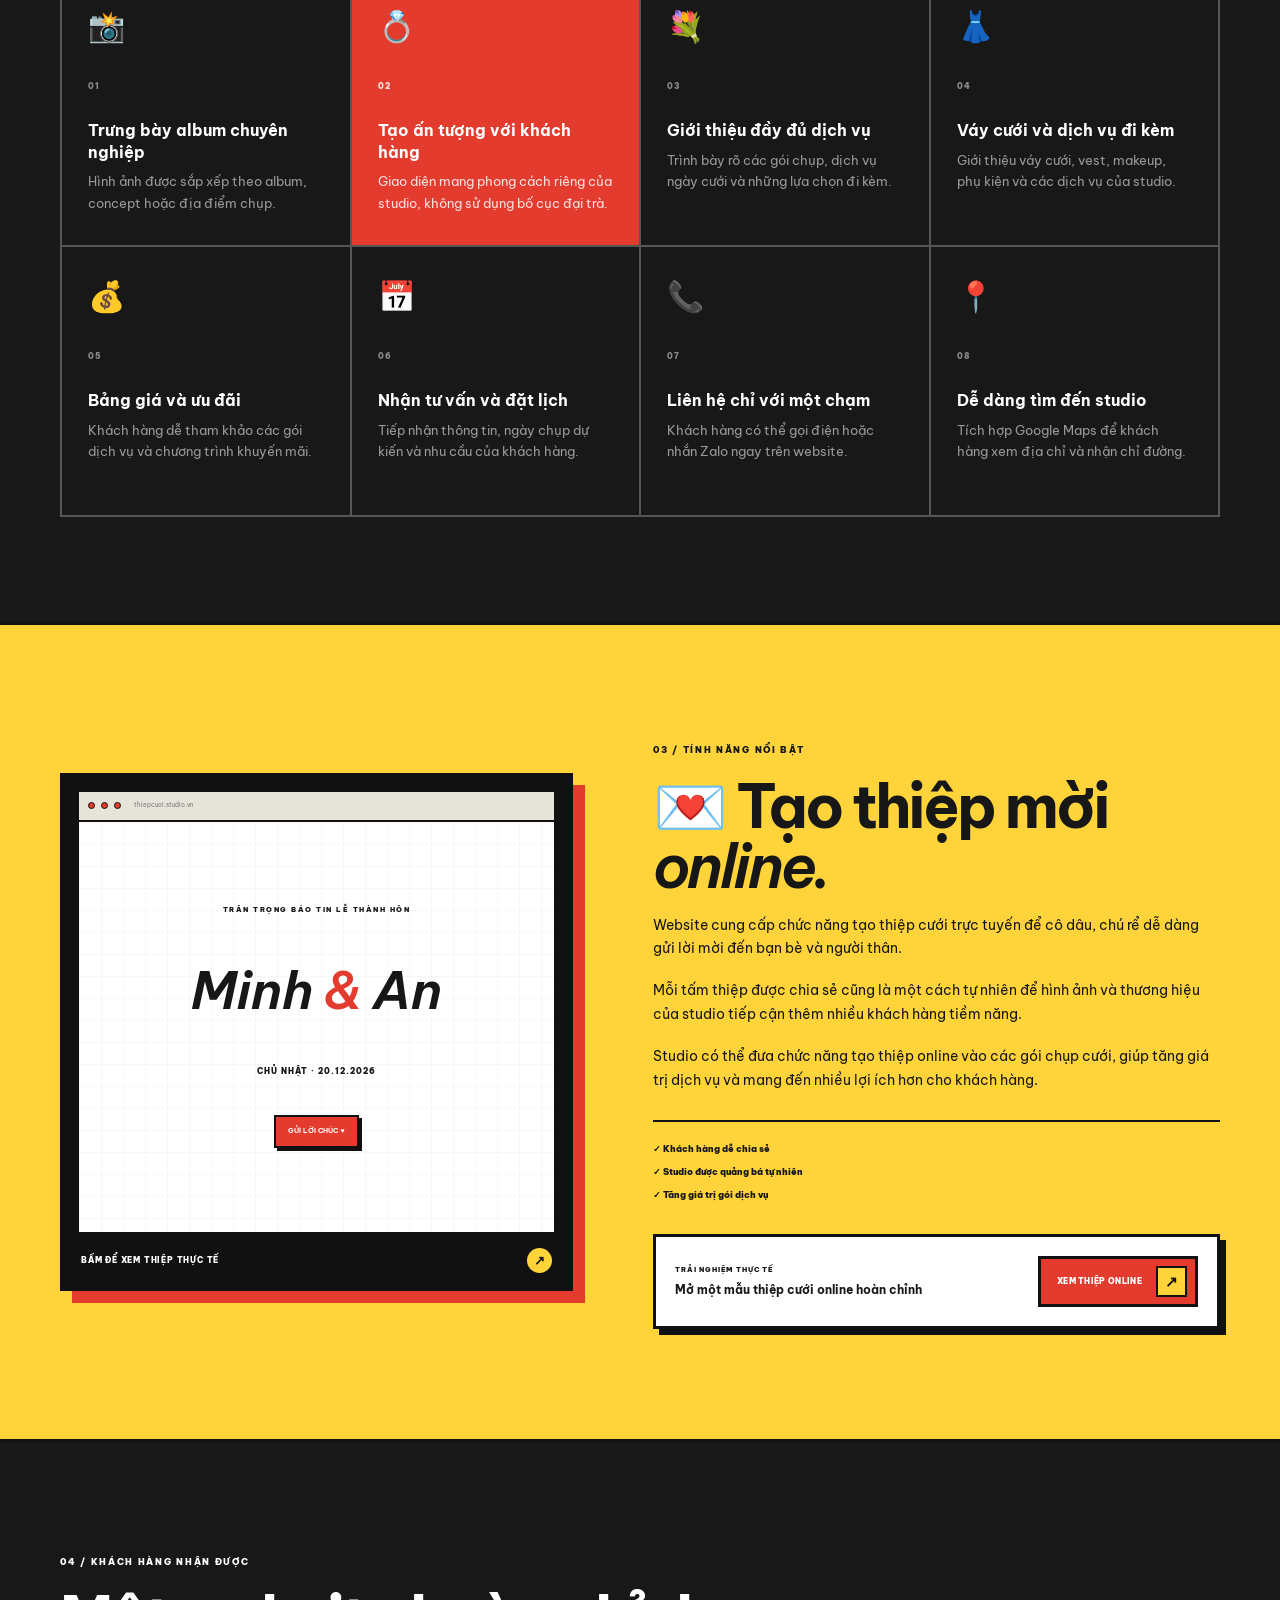
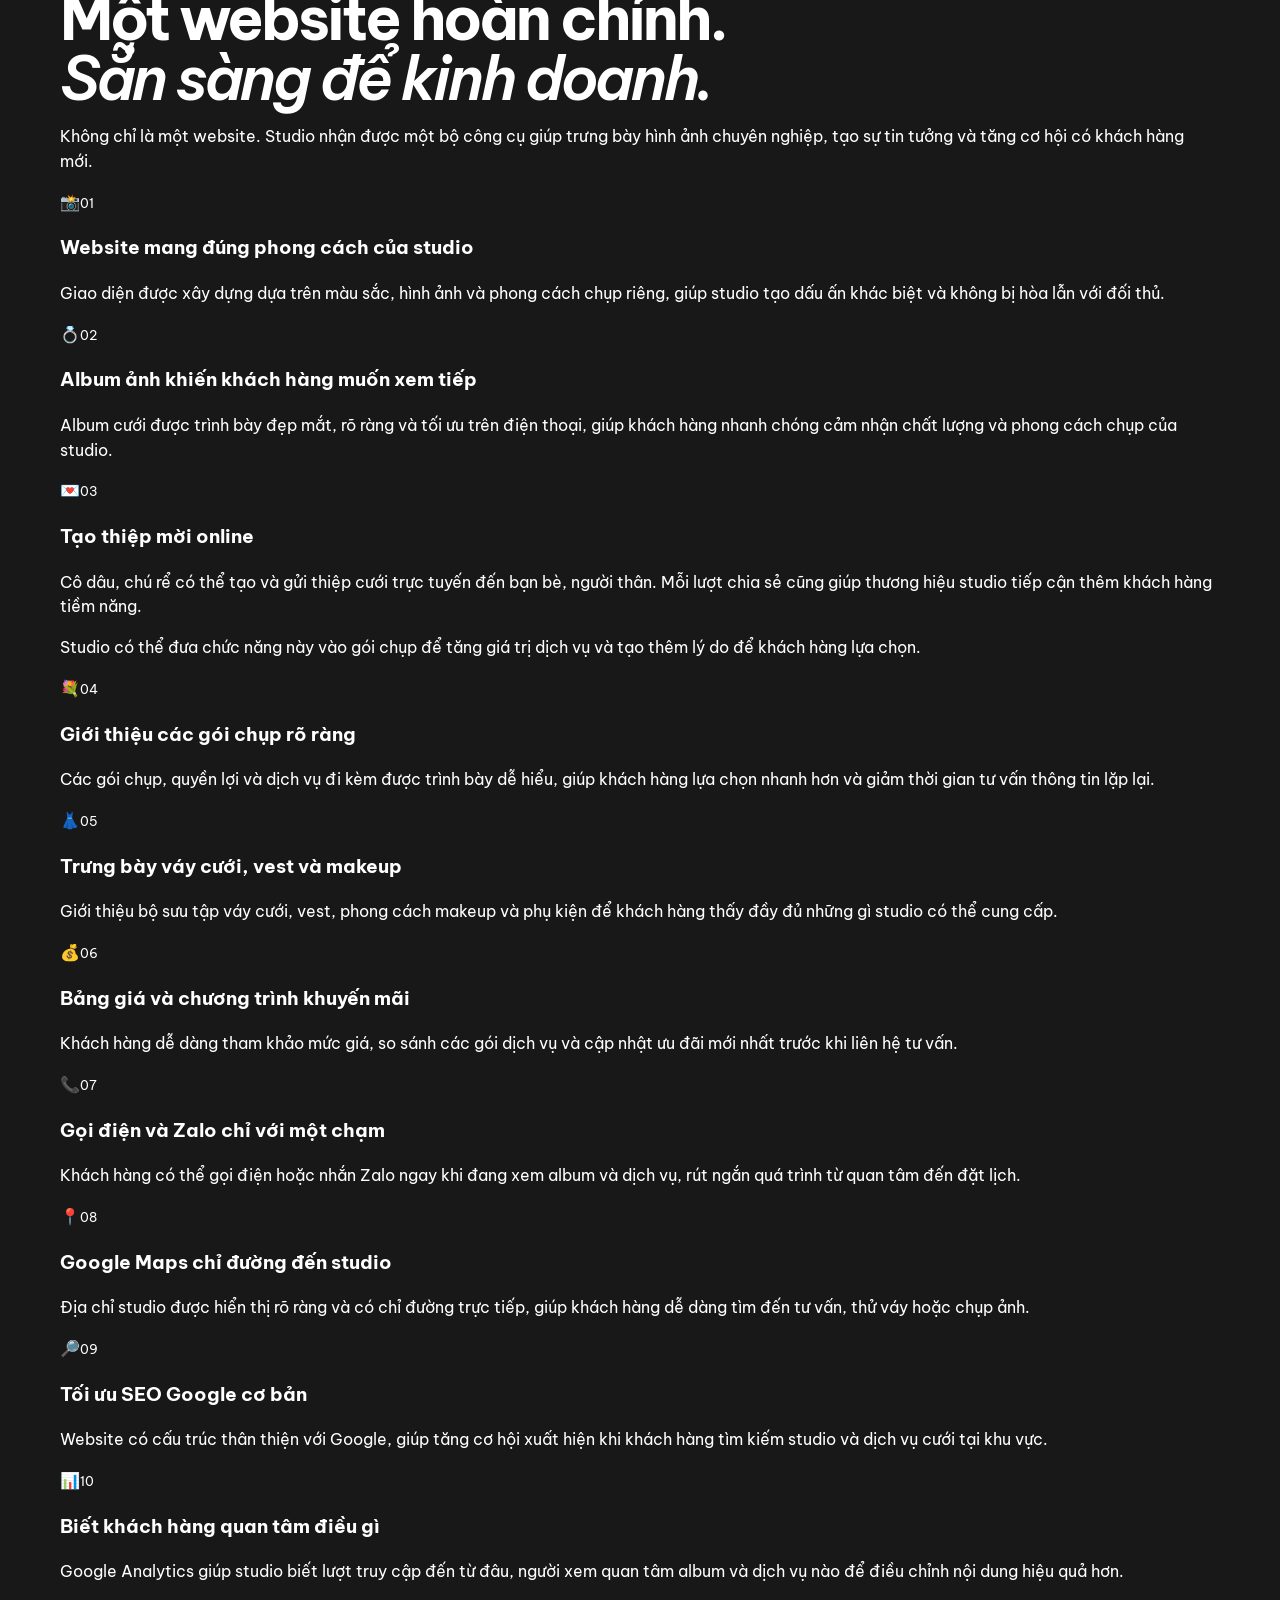
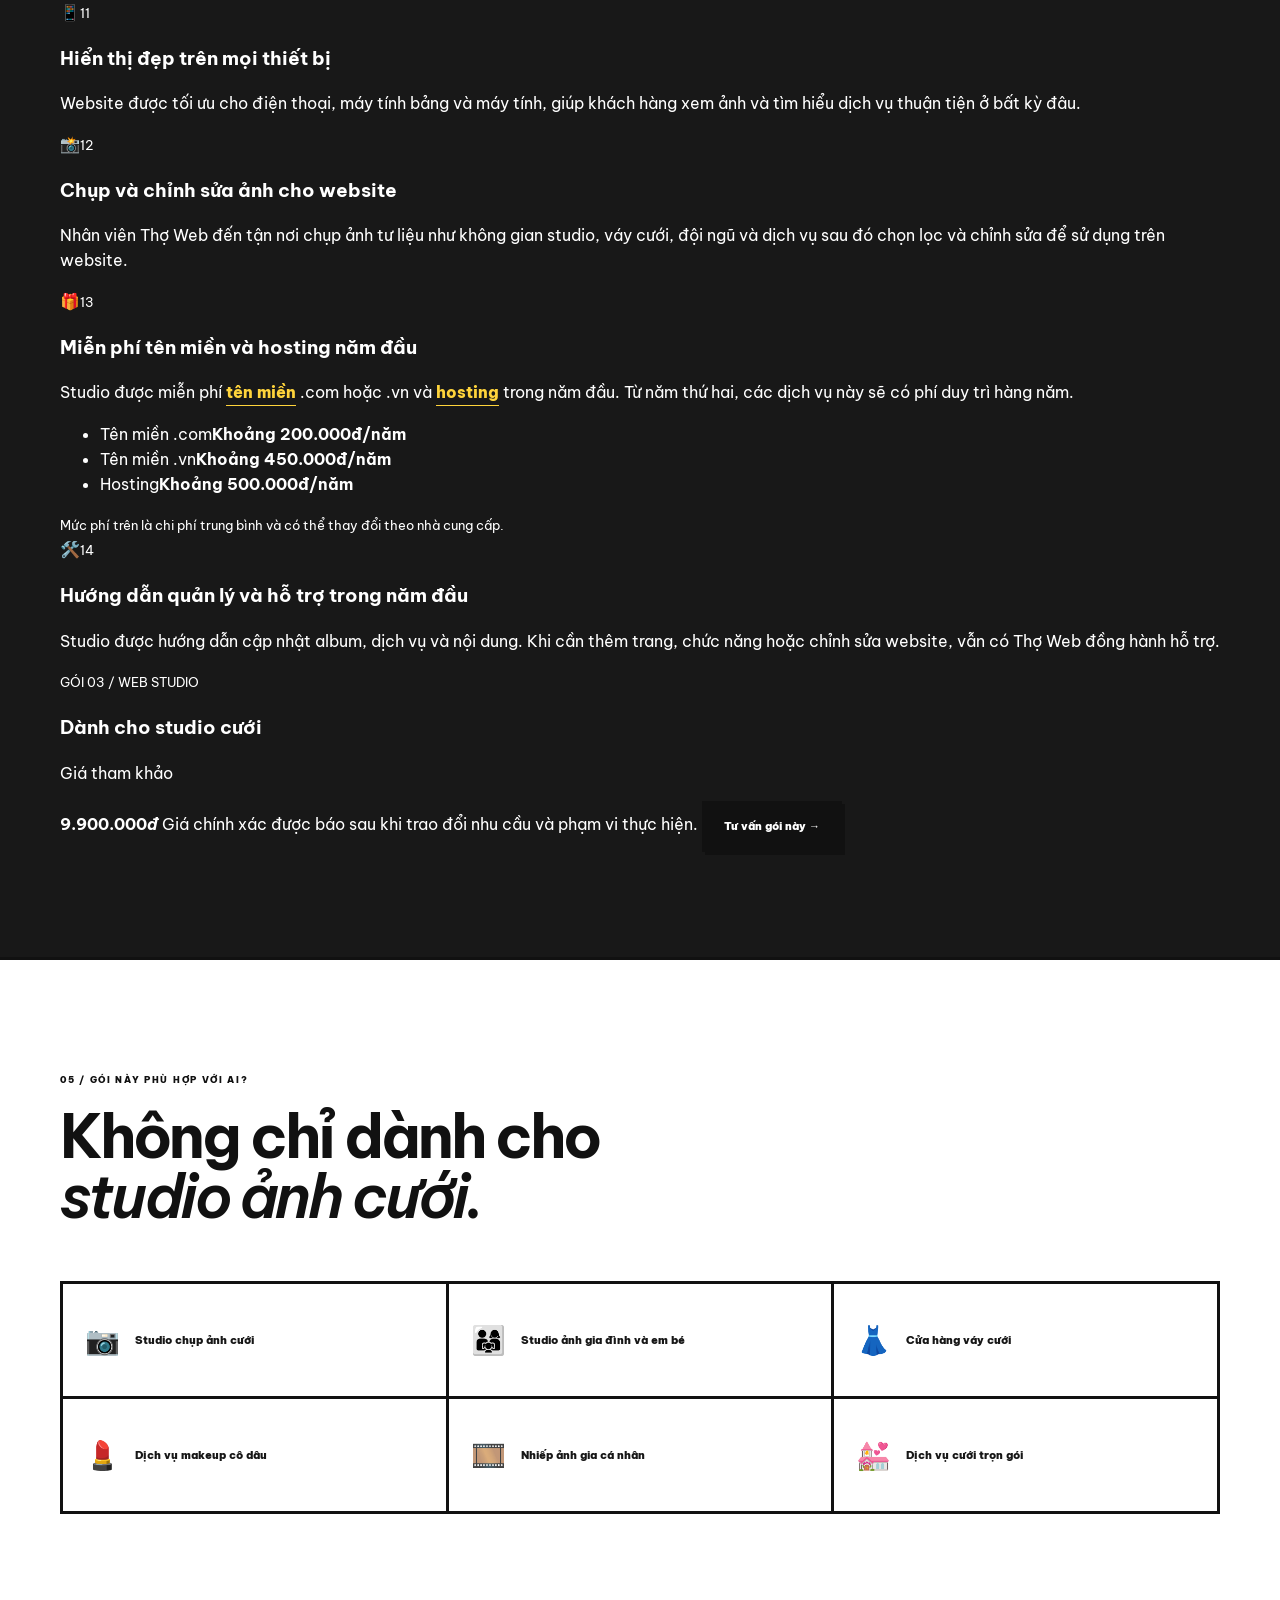
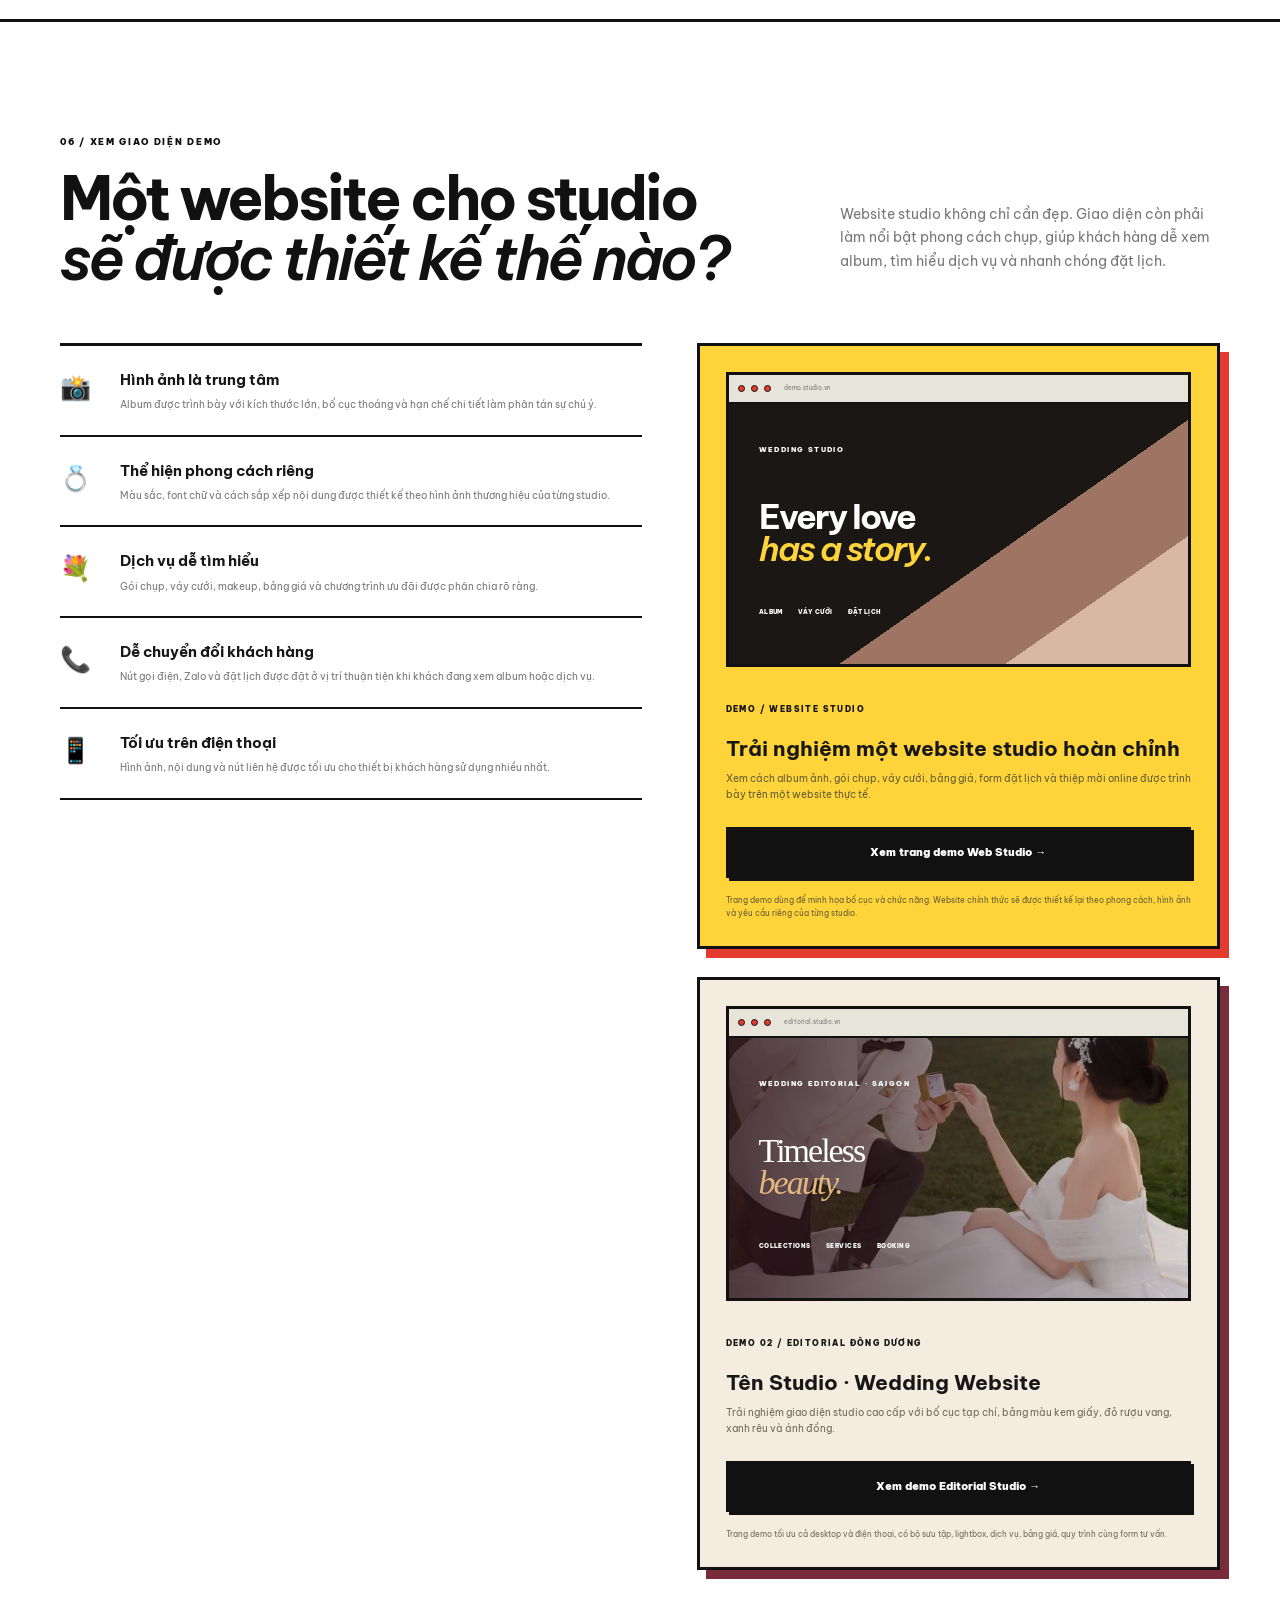
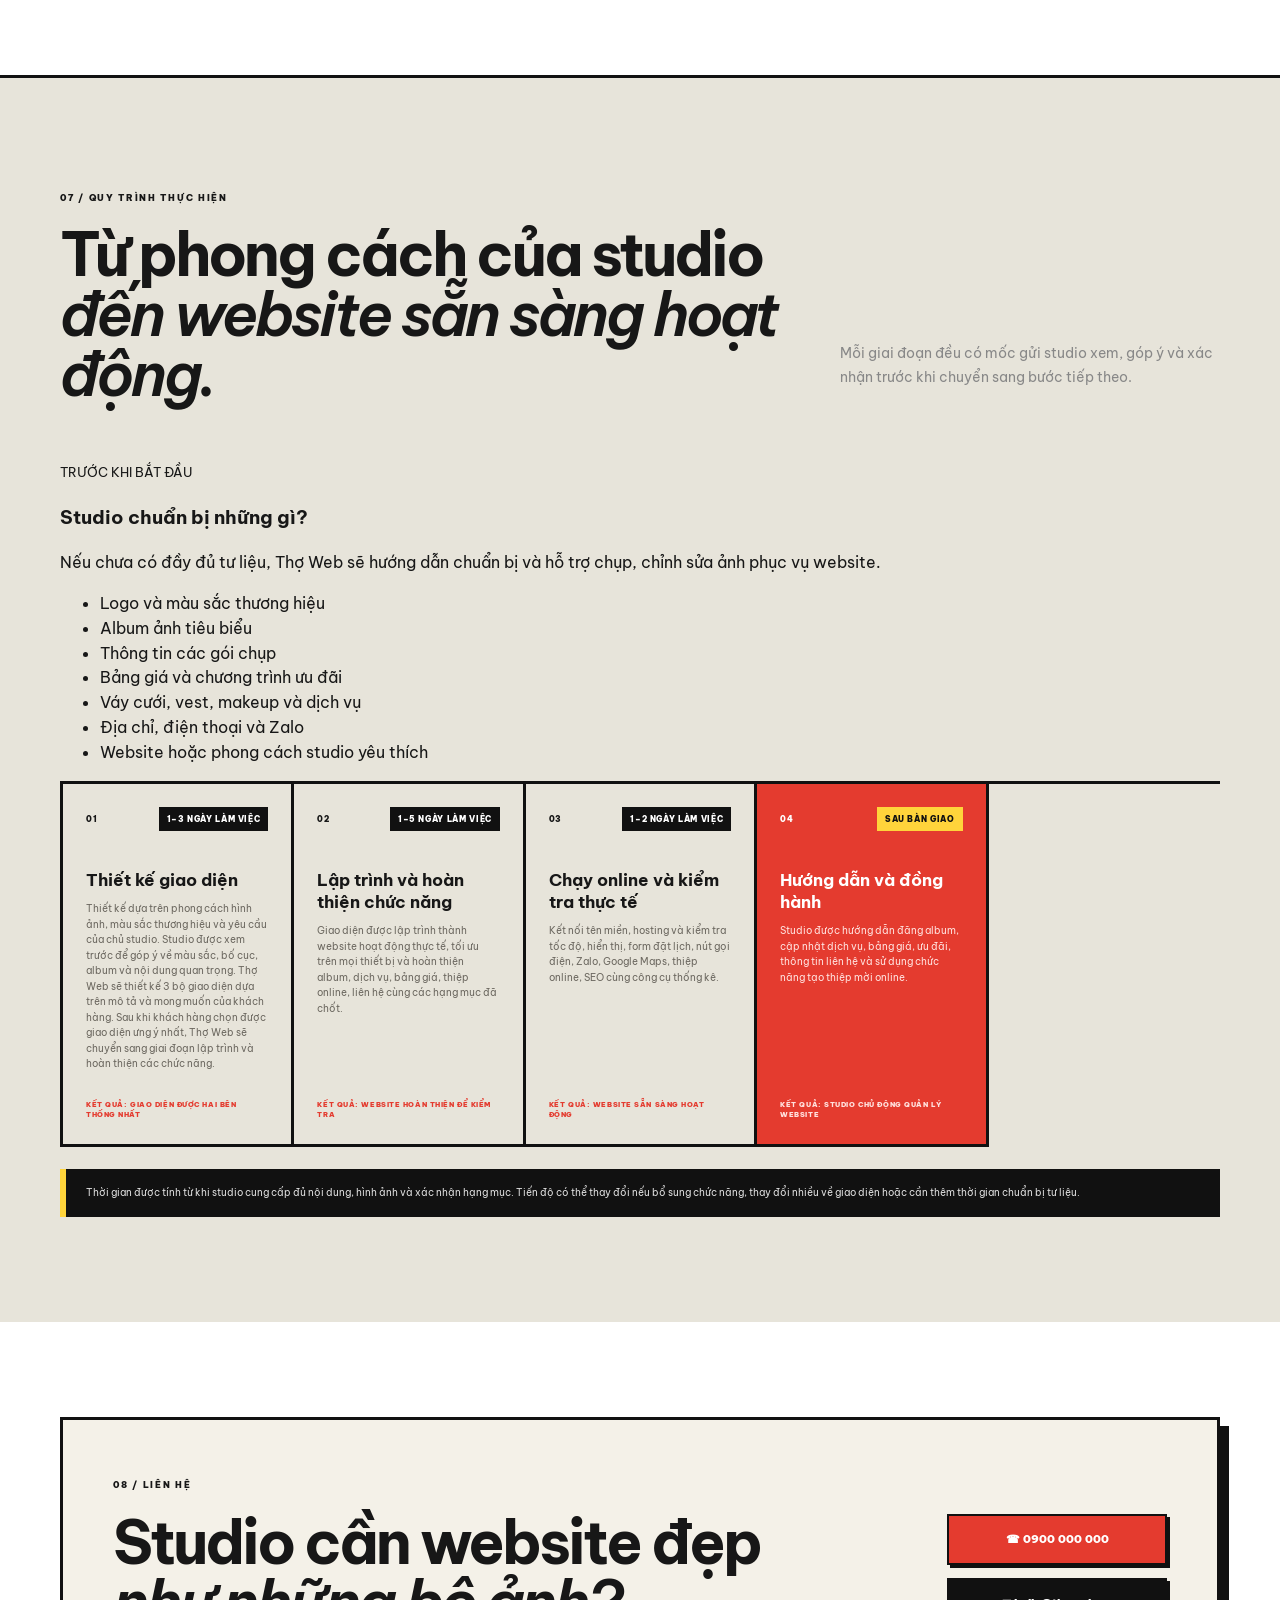
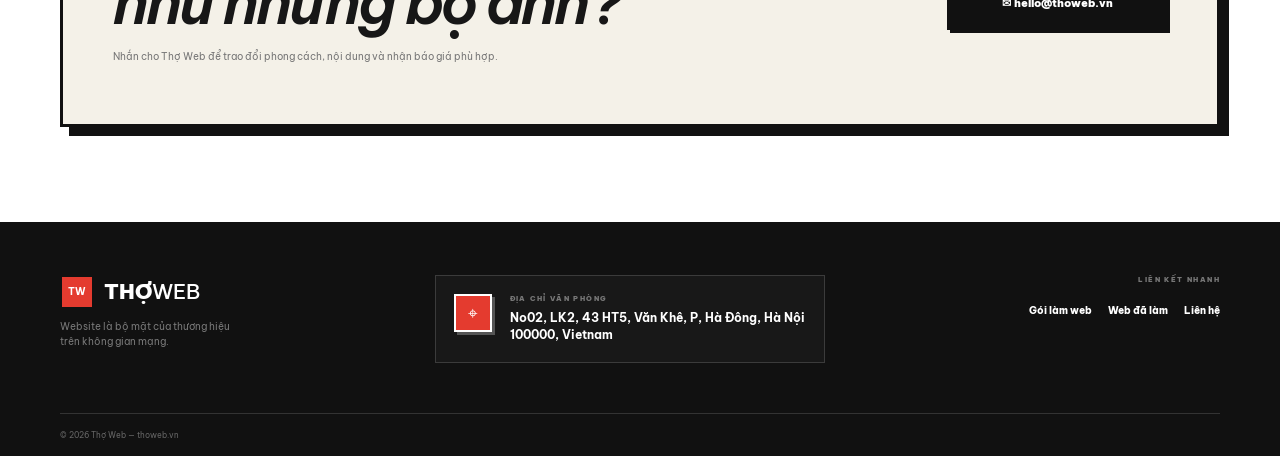
<file: web-studio_2.html>
<!doctype html>
<html lang="vi">
    <head>
        <meta charset="utf-8" />
        <meta name="viewport" content="width=device-width,initial-scale=1" />
        <title>Gói Web Studio — Thợ Web</title>
        <meta
            name="description"
            content="Gói thiết kế website dành riêng cho studio cưới: album ảnh, dịch vụ, bảng giá, đặt lịch và tạo thiệp mời online."
        />
        <meta name="robots" content="noindex, follow, noarchive" />
        <meta name="googlebot" content="noindex, follow, noarchive" />
        <link rel="canonical" href="https://thoweb.vn/web-studio.html" />
        <meta property="og:locale" content="vi_VN" />
        <meta property="og:type" content="website" />
        <meta property="og:site_name" content="Thợ Web" />
        <meta property="og:title" content="Thiết kế website studio áo cưới chuyên nghiệp | Thợ Web" />
        <meta property="og:description" content="Website dành riêng cho studio cưới với album ảnh, dịch vụ, bảng giá, đặt lịch và thiệp mời online." />
        <meta property="og:url" content="https://thoweb.vn/web-studio.html" />
        <meta property="og:image" content="https://thoweb.vn/editorial-assets/hero.jpg" />
        <meta name="twitter:card" content="summary_large_image" />
        <link rel="preconnect" href="https://fonts.googleapis.com" />
        <link rel="preconnect" href="https://fonts.gstatic.com" crossorigin />
        <link
            href="https://fonts.googleapis.com/css2?family=Be+Vietnam+Pro:ital,wght@0,400;0,500;0,600;0,700;0,800;0,900;1,400;1,500;1,600;1,700;1,800;1,900&amp;display=swap"
            rel="stylesheet"
        />
        <link rel="stylesheet" href="css/style.css" />
        <link rel="stylesheet" href="css/web-studio.css" />
        <link rel="stylesheet" href="css/zalo-widget.css" />
        <link rel="stylesheet" href="css/footer-office.css" />
    </head>
    <body>
        <header>
            <div class="wrap nav">
                <a class="logo" href="index.html"><b>TW</b><span>THỢ<span>WEB</span></span></a
                ><button class="menu" type="button" aria-label="Mở menu">☰</button>
                <nav>
                    <a href="index.html#dichvu">Dịch vụ</a><a href="index.html#goi">Gói làm web</a
                    ><a href="#tinh-nang">Tính năng</a><a href="#demo">Xem demo</a
                    ><a href="#lienhe">Liên hệ</a>
                </nav>
                <a class="btn red" href="tel:0900000000">☎ Gọi thợ</a>
            </div>
        </header>

        <main>
            <section class="studio-hero">
                <div class="studio-gridbg"></div>
                <div class="wrap studio-hero-grid">
                    <div class="reveal">
                        <small class="studio-kicker">GÓI 03 / WEB STUDIO</small>
                        <h1>Website đẹp như<br /><strong>những bộ ảnh.</strong></h1>
                        <p>
                            Website dành riêng cho studio cưới, giúp khách hàng xem album, tìm hiểu dịch vụ, tham
                            khảo bảng giá và đặt lịch chụp nhanh chóng.
                        </p>
                        <div class="studio-price">
                            <span>GIÁ THAM KHẢO</span><strong>9.900.000<em>đ</em></strong>
                        </div>
                        <div class="actions">
                            <a class="btn black big" href="#lienhe">Nhận tư vấn gói Studio →</a
                            ><a class="btn white big" href="#tinh-nang">Xem tính năng</a>
                        </div>
                    </div>
                    <div class="studio-scene reveal" aria-hidden="true">
                        <div class="studio-board">
                            <div class="studio-board-head"><b>STUDIO / ALBUM</b><span>01 — 06</span></div>
                            <div class="studio-album">
                                <div class="album-main">
                                    <span>WEDDING<br /><i>stories</i></span>
                                    <b>♥</b>
                                </div>
                                <div class="album-side top"><span>PRE-WEDDING</span></div>
                                <div class="album-side bottom"><span>THE BIG DAY</span></div>
                            </div>
                            <div class="studio-board-foot"><span>ẢNH CƯỚI</span><span>VÁY CƯỚI</span><span>MAKEUP</span></div>
                            <div class="mini-invite">
                                <small>THIỆP MỜI</small><strong>Minh <i>&amp;</i> An</strong><span>20.12.2026</span>
                            </div>
                        </div>
                    </div>
                </div>
            </section>

            <div class="ticker">ALBUM ĐẸP　★　ĐẶT LỊCH NHANH　★　THIỆP MỜI ONLINE　★　TỐI ƯU ĐIỆN THOẠI　★　DỄ QUẢN LÝ</div>

            <section class="studio-section studio-intro">
                <div class="wrap intro-grid">
                    <div class="studio-section-title reveal">
                        <small>01 / VÌ SAO CẦN WEBSITE?</small>
                        <h2>Khách hàng không chỉ xem ảnh.<br /><i>Họ đang chọn studio.</i></h2>
                    </div>
                    <div class="intro-copy reveal">
                        <p>
                            Trước khi đặt lịch, khách hàng muốn xem phong cách chụp, album đã thực hiện, váy cưới,
                            makeup, bảng giá và các chương trình ưu đãi.
                        </p>
                        <p>
                            Một website chỉn chu giúp studio thể hiện phong cách riêng, tạo sự tin tưởng và biến
                            người xem thành khách hàng.
                        </p>
                    </div>
                </div>
            </section>

            <section class="studio-section studio-features" id="tinh-nang">
                <div class="wrap">
                    <div class="studio-heading">
                        <div>
                            <small>02 / WEBSITE GIÚP STUDIO LÀM ĐƯỢC GÌ?</small>
                            <h2>Trưng bày đẹp.<br /><i>Tư vấn nhanh. Dễ đặt lịch.</i></h2>
                        </div>
                        <p>Mỗi tính năng đều hướng đến việc giúp khách hàng hiểu studio và dễ dàng đưa ra quyết định.</p>
                    </div>
                    <div class="studio-feature-grid">
                        <article>
                            <b>📸</b><small>01</small>
                            <h3>Trưng bày album chuyên nghiệp</h3>
                            <p>Hình ảnh được sắp xếp theo album, concept hoặc địa điểm chụp.</p>
                        </article>
                        <article class="feature-red">
                            <b>💍</b><small>02</small>
                            <h3>Tạo ấn tượng với khách hàng</h3>
                            <p>Giao diện mang phong cách riêng của studio, không sử dụng bố cục đại trà.</p>
                        </article>
                        <article>
                            <b>💐</b><small>03</small>
                            <h3>Giới thiệu đầy đủ dịch vụ</h3>
                            <p>Trình bày rõ các gói chụp, dịch vụ ngày cưới và những lựa chọn đi kèm.</p>
                        </article>
                        <article>
                            <b>👗</b><small>04</small>
                            <h3>Váy cưới và dịch vụ đi kèm</h3>
                            <p>Giới thiệu váy cưới, vest, makeup, phụ kiện và các dịch vụ của studio.</p>
                        </article>
                        <article>
                            <b>💰</b><small>05</small>
                            <h3>Bảng giá và ưu đãi</h3>
                            <p>Khách hàng dễ tham khảo các gói dịch vụ và chương trình khuyến mãi.</p>
                        </article>
                        <article>
                            <b>📅</b><small>06</small>
                            <h3>Nhận tư vấn và đặt lịch</h3>
                            <p>Tiếp nhận thông tin, ngày chụp dự kiến và nhu cầu của khách hàng.</p>
                        </article>
                        <article>
                            <b>📞</b><small>07</small>
                            <h3>Liên hệ chỉ với một chạm</h3>
                            <p>Khách hàng có thể gọi điện hoặc nhắn Zalo ngay trên website.</p>
                        </article>
                        <article>
                            <b>📍</b><small>08</small>
                            <h3>Dễ dàng tìm đến studio</h3>
                            <p>Tích hợp Google Maps để khách hàng xem địa chỉ và nhận chỉ đường.</p>
                        </article>
                    </div>
                </div>
            </section>

            <section class="invite-section" id="thiep-moi">
                <div class="wrap invite-grid">
                    <a
                        class="invite-preview invite-preview-link reveal"
                        href="wedding-invite.html"
                        target="_blank"
                        rel="noopener"
                        aria-label="Mở trang thiệp cưới online mẫu"
                    >
                        <div class="invite-browser">
                            <div class="invite-browser-head"><i></i><i></i><i></i><span>thiepcuoi.studio.vn</span></div>
                            <div class="invite-paper">
                                <small>TRÂN TRỌNG BÁO TIN LỄ THÀNH HÔN</small>
                                <strong>Minh <i>&amp;</i> An</strong>
                                <span>CHỦ NHẬT · 20.12.2026</span>
                                <b>GỬI LỜI CHÚC ♥</b>
                            </div>
                        </div>
                        <span class="invite-preview-cta">Bấm để xem thiệp thực tế <b>↗</b></span>
                    </a>
                    <div class="invite-content reveal">
                        <small>03 / TÍNH NĂNG NỔI BẬT</small>
                        <h2>💌 Tạo thiệp mời<br /><i>online.</i></h2>
                        <p>
                            Website cung cấp chức năng tạo thiệp cưới trực tuyến để cô dâu, chú rể dễ dàng gửi lời
                            mời đến bạn bè và người thân.
                        </p>
                        <p>
                            Mỗi tấm thiệp được chia sẻ cũng là một cách tự nhiên để hình ảnh và thương hiệu của
                            studio tiếp cận thêm nhiều khách hàng tiềm năng.
                        </p>
                        <p>
                            Studio có thể đưa chức năng tạo thiệp online vào các gói chụp cưới, giúp tăng giá trị
                            dịch vụ và mang đến nhiều lợi ích hơn cho khách hàng.
                        </p>
                        <div class="invite-values">
                            <span>✓ Khách hàng dễ chia sẻ</span><span>✓ Studio được quảng bá tự nhiên</span
                            ><span>✓ Tăng giá trị gói dịch vụ</span>
                        </div>
                        <div class="invite-demo-action">
                            <div>
                                <small>TRẢI NGHIỆM THỰC TẾ</small>
                                <strong>Mở một mẫu thiệp cưới online hoàn chỉnh</strong>
                            </div>
                            <a
                                class="invite-demo-button"
                                href="wedding-invite.html"
                                target="_blank"
                                rel="noopener"
                            >
                                <span>Xem thiệp online</span><b>↗</b>
                            </a>
                        </div>
                    </div>
                </div>
            </section>

            <section class="studio-section deliverable-section">
                <div class="wrap deliverable-layout">
                    <div>
                        <div class="studio-section-title">
                            <small>04 / KHÁCH HÀNG NHẬN ĐƯỢC</small>
                            <h2>Một website hoàn chỉnh.<br /><i>Sẵn sàng để kinh doanh.</i></h2>
                        </div>
                        <p class="deliverable-lead">
                            Không chỉ là một website. Studio nhận được một bộ công cụ giúp trưng bày hình ảnh
                            chuyên nghiệp, tạo sự tin tưởng và tăng cơ hội có khách hàng mới.
                        </p>
                        <div class="deliverable-list">
                            <article>
                                <div class="deliverable-mark"><b>📸</b><small>01</small></div>
                                <div>
                                    <h3>Website mang đúng phong cách của studio</h3>
                                    <p>Giao diện được xây dựng dựa trên màu sắc, hình ảnh và phong cách chụp riêng, giúp studio tạo dấu ấn khác biệt và không bị hòa lẫn với đối thủ.</p>
                                </div>
                            </article>
                            <article>
                                <div class="deliverable-mark"><b>💍</b><small>02</small></div>
                                <div>
                                    <h3>Album ảnh khiến khách hàng muốn xem tiếp</h3>
                                    <p>Album cưới được trình bày đẹp mắt, rõ ràng và tối ưu trên điện thoại, giúp khách hàng nhanh chóng cảm nhận chất lượng và phong cách chụp của studio.</p>
                                </div>
                            </article>
                            <article class="deliverable-highlight">
                                <div class="deliverable-mark"><b>💌</b><small>03</small></div>
                                <div>
                                    <h3>Tạo thiệp mời online</h3>
                                    <p>Cô dâu, chú rể có thể tạo và gửi thiệp cưới trực tuyến đến bạn bè, người thân. Mỗi lượt chia sẻ cũng giúp thương hiệu studio tiếp cận thêm khách hàng tiềm năng.</p>
                                    <p>Studio có thể đưa chức năng này vào gói chụp để tăng giá trị dịch vụ và tạo thêm lý do để khách hàng lựa chọn.</p>
                                </div>
                            </article>
                            <article>
                                <div class="deliverable-mark"><b>💐</b><small>04</small></div>
                                <div>
                                    <h3>Giới thiệu các gói chụp rõ ràng</h3>
                                    <p>Các gói chụp, quyền lợi và dịch vụ đi kèm được trình bày dễ hiểu, giúp khách hàng lựa chọn nhanh hơn và giảm thời gian tư vấn thông tin lặp lại.</p>
                                </div>
                            </article>
                            <article>
                                <div class="deliverable-mark"><b>👗</b><small>05</small></div>
                                <div>
                                    <h3>Trưng bày váy cưới, vest và makeup</h3>
                                    <p>Giới thiệu bộ sưu tập váy cưới, vest, phong cách makeup và phụ kiện để khách hàng thấy đầy đủ những gì studio có thể cung cấp.</p>
                                </div>
                            </article>
                            <article>
                                <div class="deliverable-mark"><b>💰</b><small>06</small></div>
                                <div>
                                    <h3>Bảng giá và chương trình khuyến mãi</h3>
                                    <p>Khách hàng dễ dàng tham khảo mức giá, so sánh các gói dịch vụ và cập nhật ưu đãi mới nhất trước khi liên hệ tư vấn.</p>
                                </div>
                            </article>
                            <article>
                                <div class="deliverable-mark"><b>📞</b><small>07</small></div>
                                <div>
                                    <h3>Gọi điện và Zalo chỉ với một chạm</h3>
                                    <p>Khách hàng có thể gọi điện hoặc nhắn Zalo ngay khi đang xem album và dịch vụ, rút ngắn quá trình từ quan tâm đến đặt lịch.</p>
                                </div>
                            </article>
                            <article>
                                <div class="deliverable-mark"><b>📍</b><small>08</small></div>
                                <div>
                                    <h3>Google Maps chỉ đường đến studio</h3>
                                    <p>Địa chỉ studio được hiển thị rõ ràng và có chỉ đường trực tiếp, giúp khách hàng dễ dàng tìm đến tư vấn, thử váy hoặc chụp ảnh.</p>
                                </div>
                            </article>
                            <article>
                                <div class="deliverable-mark"><b>🔎</b><small>09</small></div>
                                <div>
                                    <h3>Tối ưu SEO Google cơ bản</h3>
                                    <p>Website có cấu trúc thân thiện với Google, giúp tăng cơ hội xuất hiện khi khách hàng tìm kiếm studio và dịch vụ cưới tại khu vực.</p>
                                </div>
                            </article>
                            <article>
                                <div class="deliverable-mark"><b>📊</b><small>10</small></div>
                                <div>
                                    <h3>Biết khách hàng quan tâm điều gì</h3>
                                    <p>Google Analytics giúp studio biết lượt truy cập đến từ đâu, người xem quan tâm album và dịch vụ nào để điều chỉnh nội dung hiệu quả hơn.</p>
                                </div>
                            </article>
                            <article>
                                <div class="deliverable-mark"><b>📱</b><small>11</small></div>
                                <div>
                                    <h3>Hiển thị đẹp trên mọi thiết bị</h3>
                                    <p>Website được tối ưu cho điện thoại, máy tính bảng và máy tính, giúp khách hàng xem ảnh và tìm hiểu dịch vụ thuận tiện ở bất kỳ đâu.</p>
                                </div>
                            </article>
                            <article>
                                <div class="deliverable-mark"><b>📸</b><small>12</small></div>
                                <div>
                                    <h3>Chụp và chỉnh sửa ảnh cho website</h3>
                                    <p>Nhân viên Thợ Web đến tận nơi chụp ảnh tư liệu như không gian studio, váy cưới, đội ngũ và dịch vụ sau đó chọn lọc và chỉnh sửa để sử dụng trên website.</p>
                                </div>
                            </article>
                            <article>
                                <div class="deliverable-mark"><b>🎁</b><small>13</small></div>
                                <div>
                                    <h3>Miễn phí tên miền và hosting năm đầu</h3>
                                    <p>
                                        Studio được miễn phí
                                        <button class="term-button" type="button" data-dialog="domain-dialog" aria-haspopup="dialog">tên miền</button>
                                        .com hoặc .vn và
                                        <button class="term-button" type="button" data-dialog="hosting-dialog" aria-haspopup="dialog">hosting</button>
                                        trong năm đầu. Từ năm thứ hai, các dịch vụ này sẽ có phí duy trì hàng năm.
                                    </p>
                                    <ul class="renewal-costs" aria-label="Chi phí duy trì tham khảo từ năm thứ hai">
                                        <li><span>Tên miền .com</span><strong>Khoảng 200.000đ/năm</strong></li>
                                        <li><span>Tên miền .vn</span><strong>Khoảng 450.000đ/năm</strong></li>
                                        <li><span>Hosting</span><strong>Khoảng 500.000đ/năm</strong></li>
                                    </ul>
                                    <small class="renewal-note">Mức phí trên là chi phí trung bình và có thể thay đổi theo nhà cung cấp.</small>
                                </div>
                            </article>
                            <article>
                                <div class="deliverable-mark"><b>🛠️</b><small>14</small></div>
                                <div>
                                    <h3>Hướng dẫn quản lý và hỗ trợ trong năm đầu</h3>
                                    <p>Studio được hướng dẫn cập nhật album, dịch vụ và nội dung. Khi cần thêm trang, chức năng hoặc chỉnh sửa website, vẫn có Thợ Web đồng hành hỗ trợ.</p>
                                </div>
                            </article>
                        </div>
                    </div>
                    <aside class="studio-package-card">
                        <small>GÓI 03 / WEB STUDIO</small>
                        <h3>Dành cho studio cưới</h3>
                        <p>Giá tham khảo</p>
                        <strong>9.900.000<em>đ</em></strong>
                        <span>Giá chính xác được báo sau khi trao đổi nhu cầu và phạm vi thực hiện.</span>
                        <a class="btn black big" href="#lienhe">Tư vấn gói này →</a>
                    </aside>
                </div>
            </section>

            <section class="studio-section suitable-section">
                <div class="wrap">
                    <div class="studio-heading">
                        <div>
                            <small>05 / GÓI NÀY PHÙ HỢP VỚI AI?</small>
                            <h2>Không chỉ dành cho<br /><i>studio ảnh cưới.</i></h2>
                        </div>
                    </div>
                    <div class="suitable-grid">
                        <article><b>📷</b><span>Studio chụp ảnh cưới</span></article>
                        <article><b>👨‍👩‍👧</b><span>Studio ảnh gia đình và em bé</span></article>
                        <article><b>👗</b><span>Cửa hàng váy cưới</span></article>
                        <article><b>💄</b><span>Dịch vụ makeup cô dâu</span></article>
                        <article><b>🎞️</b><span>Nhiếp ảnh gia cá nhân</span></article>
                        <article><b>💒</b><span>Dịch vụ cưới trọn gói</span></article>
                    </div>
                </div>
            </section>

            <section class="studio-demo-section" id="demo">
                <div class="wrap">
                    <div class="studio-heading demo-heading">
                        <div>
                            <small>06 / XEM GIAO DIỆN DEMO</small>
                            <h2>Một website cho studio<br /><i>sẽ được thiết kế thế nào?</i></h2>
                        </div>
                        <p>Website studio không chỉ cần đẹp. Giao diện còn phải làm nổi bật phong cách chụp, giúp khách hàng dễ xem album, tìm hiểu dịch vụ và nhanh chóng đặt lịch.</p>
                    </div>
                    <div class="studio-demo-grid">
                        <div class="demo-benefits">
                            <article><b>📸</b><div><h3>Hình ảnh là trung tâm</h3><p>Album được trình bày với kích thước lớn, bố cục thoáng và hạn chế chi tiết làm phân tán sự chú ý.</p></div></article>
                            <article><b>💍</b><div><h3>Thể hiện phong cách riêng</h3><p>Màu sắc, font chữ và cách sắp xếp nội dung được thiết kế theo hình ảnh thương hiệu của từng studio.</p></div></article>
                            <article><b>💐</b><div><h3>Dịch vụ dễ tìm hiểu</h3><p>Gói chụp, váy cưới, makeup, bảng giá và chương trình ưu đãi được phân chia rõ ràng.</p></div></article>
                            <article><b>📞</b><div><h3>Dễ chuyển đổi khách hàng</h3><p>Nút gọi điện, Zalo và đặt lịch được đặt ở vị trí thuận tiện khi khách đang xem album hoặc dịch vụ.</p></div></article>
                            <article><b>📱</b><div><h3>Tối ưu trên điện thoại</h3><p>Hình ảnh, nội dung và nút liên hệ được tối ưu cho thiết bị khách hàng sử dụng nhiều nhất.</p></div></article>
                        </div>
                        <div class="demo-card-stack">
                        <aside class="studio-demo-card">
                            <div class="demo-browser" aria-hidden="true">
                                <div class="demo-browser-head"><i></i><i></i><i></i><span>demo.studio.vn</span></div>
                                <div class="demo-browser-screen">
                                    <small>WEDDING STUDIO</small>
                                    <strong>Every love<br /><i>has a story.</i></strong>
                                    <div><span>ALBUM</span><span>VÁY CƯỚI</span><span>ĐẶT LỊCH</span></div>
                                </div>
                            </div>
                            <small>DEMO / WEBSITE STUDIO</small>
                            <h3>Trải nghiệm một website studio hoàn chỉnh</h3>
                            <p>Xem cách album ảnh, gói chụp, váy cưới, bảng giá, form đặt lịch và thiệp mời online được trình bày trên một website thực tế.</p>
                            <a class="btn black big" href="studio-demo.html" target="_blank" rel="noopener">Xem trang demo Web Studio →</a>
                            <span>Trang demo dùng để minh họa bố cục và chức năng. Website chính thức sẽ được thiết kế lại theo phong cách, hình ảnh và yêu cầu riêng của từng studio.</span>
                        </aside>
                        <aside class="studio-demo-card editorial-demo-card">
                            <div class="demo-browser" aria-hidden="true">
                                <div class="demo-browser-head"><i></i><i></i><i></i><span>editorial.studio.vn</span></div>
                                <div class="demo-browser-screen editorial-browser-screen">
                                    <small>WEDDING EDITORIAL · SAIGON</small>
                                    <strong>Timeless<br /><i>beauty.</i></strong>
                                    <div><span>COLLECTIONS</span><span>SERVICES</span><span>BOOKING</span></div>
                                </div>
                            </div>
                            <small>DEMO 02 / EDITORIAL ĐÔNG DƯƠNG</small>
                            <h3>Tên Studio · Wedding Website</h3>
                            <p>Trải nghiệm giao diện studio cao cấp với bố cục tạp chí, bảng màu kem giấy, đỏ rượu vang, xanh rêu và ánh đồng.</p>
                            <a class="btn black big" href="wedding-studio-editorial.html" target="_blank" rel="noopener">Xem demo Editorial Studio →</a>
                            <span>Trang demo tối ưu cả desktop và điện thoại, có bộ sưu tập, lightbox, dịch vụ, bảng giá, quy trình cùng form tư vấn.</span>
                        </aside>
                        </div>
                    </div>
                </div>
            </section>

            <section class="studio-process studio-production-process">
                <div class="wrap">
                    <div class="studio-heading">
                        <div>
                            <small>07 / QUY TRÌNH THỰC HIỆN</small>
                            <h2>Từ phong cách của studio<br /><i>đến website sẵn sàng hoạt động.</i></h2>
                        </div>
                        <p>Mỗi giai đoạn đều có mốc gửi studio xem, góp ý và xác nhận trước khi chuyển sang bước tiếp theo.</p>
                    </div>
                    <div class="process-preparation">
                        <div>
                            <small>TRƯỚC KHI BẮT ĐẦU</small>
                            <h3>Studio chuẩn bị những gì?</h3>
                            <p>Nếu chưa có đầy đủ tư liệu, Thợ Web sẽ hướng dẫn chuẩn bị và hỗ trợ chụp, chỉnh sửa ảnh phục vụ website.</p>
                        </div>
                        <ul>
                            <li>Logo và màu sắc thương hiệu</li><li>Album ảnh tiêu biểu</li>
                            <li>Thông tin các gói chụp</li><li>Bảng giá và chương trình ưu đãi</li>
                            <li>Váy cưới, vest, makeup và dịch vụ</li><li>Địa chỉ, điện thoại và Zalo</li>
                            <li>Website hoặc phong cách studio yêu thích</li>
                        </ul>
                    </div>
                    <div class="production-timeline">
                        <article>
                            <div class="timeline-meta"><b>01</b><span>1–3 NGÀY LÀM VIỆC</span></div>
                            <h3>Thiết kế giao diện</h3>
                            <p>Thiết kế dựa trên phong cách hình ảnh, màu sắc thương hiệu và yêu cầu của chủ studio. Studio được xem trước để góp ý về màu sắc, bố cục, album và nội dung quan trọng. Thợ Web sẽ thiết kế 3 bộ giao diện dựa trên mô tả và mong muốn của khách hàng. Sau khi khách hàng chọn được giao diện ưng ý nhất, Thợ Web sẽ chuyển sang giai đoạn lập trình và hoàn thiện các chức năng.</p>
                            <small>KẾT QUẢ: GIAO DIỆN ĐƯỢC HAI BÊN THỐNG NHẤT</small>
                        </article>
                        <article>
                            <div class="timeline-meta"><b>02</b><span>1–5 NGÀY LÀM VIỆC</span></div>
                            <h3>Lập trình và hoàn thiện chức năng</h3>
                            <p>Giao diện được lập trình thành website hoạt động thực tế, tối ưu trên mọi thiết bị và hoàn thiện album, dịch vụ, bảng giá, thiệp online, liên hệ cùng các hạng mục đã chốt.</p>
                            <small>KẾT QUẢ: WEBSITE HOÀN THIỆN ĐỂ KIỂM TRA</small>
                        </article>
                        <article>
                            <div class="timeline-meta"><b>03</b><span>1–2 NGÀY LÀM VIỆC</span></div>
                            <h3>Chạy online và kiểm tra thực tế</h3>
                            <p>Kết nối tên miền, hosting và kiểm tra tốc độ, hiển thị, form đặt lịch, nút gọi điện, Zalo, Google Maps, thiệp online, SEO cùng công cụ thống kê.</p>
                            <small>KẾT QUẢ: WEBSITE SẴN SÀNG HOẠT ĐỘNG</small>
                        </article>
                        <article class="timeline-support">
                            <div class="timeline-meta"><b>04</b><span>SAU BÀN GIAO</span></div>
                            <h3>Hướng dẫn và đồng hành</h3>
                            <p>Studio được hướng dẫn đăng album, cập nhật dịch vụ, bảng giá, ưu đãi, thông tin liên hệ và sử dụng chức năng tạo thiệp mời online.</p>
                            <small>KẾT QUẢ: STUDIO CHỦ ĐỘNG QUẢN LÝ WEBSITE</small>
                        </article>
                    </div>
                    <p class="process-note">Thời gian được tính từ khi studio cung cấp đủ nội dung, hình ảnh và xác nhận hạng mục. Tiến độ có thể thay đổi nếu bổ sung chức năng, thay đổi nhiều về giao diện hoặc cần thêm thời gian chuẩn bị tư liệu.</p>
                </div>
            </section>

            <section class="contact" id="lienhe">
                <div class="wrap contactBox">
                    <div>
                        <small>08 / LIÊN HỆ</small>
                        <h2>Studio cần website đẹp<br /><i>như những bộ ảnh?</i></h2>
                        <p>Nhắn cho Thợ Web để trao đổi phong cách, nội dung và nhận báo giá phù hợp.</p>
                    </div>
                    <div>
                        <a class="btn red big" href="tel:0900000000">☎ 0900 000 000</a
                        ><a class="btn black big" href="mailto:hello@thoweb.vn">✉ hello@thoweb.vn</a>
                    </div>
                </div>
            </section>
        </main>

        <footer>
            <div class="wrap foot">
                <div class="footer-brand"><div class="logo"><b>TW</b><span>THỢ<span>WEB</span></span></div><p>Website là bộ mặt của thương hiệu<br />trên không gian mạng.</p></div>
                <address class="footer-office"><span class="footer-office-icon" aria-hidden="true">⌖</span><div><small>ĐỊA CHỈ VĂN PHÒNG</small><strong>No02, LK2, 43 HT5, Văn Khê, P, Hà Đông, Hà Nội 100000, Vietnam</strong></div></address>
                <div class="footer-links"><small>LIÊN KẾT NHANH</small><div><a href="index.html#goi">Gói làm web</a>　<a href="index.html#duan">Web đã làm</a>　<a href="#lienhe">Liên hệ</a></div></div>
            </div>
            <div class="wrap bottom">© 2026 Thợ Web — thoweb.vn</div>
        </footer>
        <dialog class="info-dialog" id="domain-dialog" aria-labelledby="domain-dialog-title">
            <div class="info-dialog-head">
                <span>THỢ WEB GIẢI THÍCH</span>
                <button class="info-dialog-close" type="button" data-close-dialog aria-label="Đóng cửa sổ">×</button>
            </div>
            <div class="info-dialog-body">
                <small>01 / TÊN MIỀN</small>
                <h2 id="domain-dialog-title">Tên miền là gì?</h2>
                <p class="info-definition">
                    <strong>Tên miền là địa chỉ của website trên Internet</strong>, ví dụ
                    <b>thoweb.vn</b> hoặc <b>tenstudio.vn</b>. Khách hàng nhập địa chỉ này để truy cập trực tiếp vào website của studio.
                </p>
                <div class="info-point-grid">
                    <article>
                        <b>01</b>
                        <h3>Dễ tìm và dễ nhớ</h3>
                        <p>Khách hàng có một địa chỉ ngắn gọn để xem album, dịch vụ và liên hệ với studio.</p>
                    </article>
                    <article>
                        <b>02</b>
                        <h3>Tạo sự chuyên nghiệp</h3>
                        <p>Tên miền riêng giúp thương hiệu đáng tin cậy hơn so với việc chỉ sử dụng trang mạng xã hội.</p>
                    </article>
                    <article>
                        <b>03</b>
                        <h3>Thuộc về studio</h3>
                        <p>Đây là địa chỉ riêng của studio trên không gian mạng và cần được duy trì hàng năm.</p>
                    </article>
                </div>
                <div class="info-cost-box">
                    <strong>Chi phí duy trì trung bình từ năm thứ hai</strong>
                    <span>.com: khoảng 200.000đ/năm　·　.vn: khoảng 450.000đ/năm</span>
                    <p>Nếu tên miền không được gia hạn, khách hàng sẽ không thể truy cập website bằng địa chỉ đó.</p>
                </div>
            </div>
        </dialog>

        <dialog class="info-dialog" id="hosting-dialog" aria-labelledby="hosting-dialog-title">
            <div class="info-dialog-head hosting-head">
                <span>THỢ WEB GIẢI THÍCH</span>
                <button class="info-dialog-close" type="button" data-close-dialog aria-label="Đóng cửa sổ">×</button>
            </div>
            <div class="info-dialog-body">
                <small>02 / HOSTING</small>
                <h2 id="hosting-dialog-title">Hosting là gì?</h2>
                <p class="info-definition">
                    <strong>Hosting là nơi lưu trữ toàn bộ website</strong>, bao gồm giao diện, nội dung, album ảnh và dữ liệu. Có thể hiểu tên miền là địa chỉ, còn hosting là ngôi nhà chứa website.
                </p>
                <div class="info-point-grid">
                    <article>
                        <b>01</b>
                        <h3>Giúp website hoạt động 24/7</h3>
                        <p>Hosting kết nối website với Internet để khách hàng có thể truy cập bất cứ lúc nào.</p>
                    </article>
                    <article>
                        <b>02</b>
                        <h3>Lưu trữ hình ảnh và nội dung</h3>
                        <p>Album, bảng giá, dịch vụ và thông tin của studio đều được lưu trên hosting.</p>
                    </article>
                    <article>
                        <b>03</b>
                        <h3>Ảnh hưởng đến tốc độ</h3>
                        <p>Hosting ổn định giúp website tải nhanh hơn và mang lại trải nghiệm tốt hơn cho khách hàng.</p>
                    </article>
                </div>
                <div class="info-cost-box hosting-cost-box">
                    <strong>Chi phí duy trì trung bình từ năm thứ hai</strong>
                    <span>Hosting: khoảng 500.000đ/năm</span>
                    <p>Nếu hosting hết hạn và không được gia hạn, website sẽ tạm ngừng hoạt động.</p>
                </div>
            </div>
        </dialog>
        <a class="zalo-float" href="https://zalo.me/0969516425" target="_blank" rel="noopener noreferrer" aria-label="Nhắn Zalo cho Thợ Web qua số 0969 516 425" title="Nhắn Zalo cho Thợ Web">
            <span class="zalo-icon" aria-hidden="true">Zalo</span><span class="zalo-tooltip" aria-hidden="true">Chat Zalo</span>
        </a>
        <script src="js/script.js"></script>
        <script src="js/web-studio.js"></script>
    </body>
</html>
</file>
<file: css/style.css>
*{box-sizing:border-box}html{scroll-behavior:smooth}:root{--red:#e43b2f;--yellow:#ffd43b;--ink:#171717;--paper:#f4f1e8}body{margin:0;font-family:'Be Vietnam Pro',Arial,sans-serif;color:var(--ink);background:var(--paper);line-height:1.55}a{text-decoration:none;color:inherit}.wrap{width:min(1160px,calc(100% - 40px));margin:auto}header{height:78px;background:#fff;border-bottom:3px solid #111;position:sticky;top:0;z-index:10}.nav{height:100%;display:flex;align-items:center;justify-content:space-between;gap:25px}.logo{display:flex;align-items:center;gap:10px;font-size:21px;font-weight:900}.logo b{background:var(--red);color:#fff;border:2px solid #111;padding:7px 6px;font-size:10px;box-shadow:3px 3px #111}.logo span span{font-weight:500}.nav nav{display:flex;gap:25px;font-size:11px;font-weight:800}.nav nav a:hover{color:var(--red)}.btn{display:inline-flex;align-items:center;justify-content:center;gap:14px;padding:11px 17px;border:2px solid #111;font-size:11px;font-weight:900;box-shadow:3px 3px #111}.red{background:var(--red);color:#fff}.white{background:#fff;color:#111}.black{background:#111;color:#fff}.big{padding:15px 20px}.menu{display:none;background:none;border:0;font-size:25px}.hero{position:relative;overflow:hidden;background:var(--yellow);border-bottom:3px solid #111;padding:80px 0}.gridbg{position:absolute;inset:0;background-image:linear-gradient(#0000000d 1px,transparent 1px),linear-gradient(90deg,#0000000d 1px,transparent 1px);background-size:30px 30px}.heroGrid{position:relative;display:grid;grid-template-columns:1fr 1fr;gap:60px;align-items:center}.tag,.heading small,.contact small,.why small{font-size:9px;letter-spacing:1.7px;font-weight:900}.hero h1{font-size:clamp(48px,6vw,78px);line-height:.98;letter-spacing:-4px;margin:22px 0}.hero h1 i,.heading h2 i,.contact h2 i{font-family:Georgia,serif;font-weight:400}.hero p{max-width:560px;font-size:14px}.actions{display:flex;gap:15px;margin:28px 0}.promise{display:flex;gap:25px;border-top:2px solid #111;padding-top:18px;font-size:10px;font-weight:800}.scene{display:grid;place-items:center;min-height:430px}.box{width:min(470px,100%);background:#e7e2d7;border:3px solid #111;padding:16px;box-shadow:12px 12px #111;transform:rotate(2deg);position:relative}.boxhead{display:flex;justify-content:space-between;border-bottom:2px solid #111;padding-bottom:10px;font-size:10px}.tools{text-align:center;font-size:35px;padding:28px 0}.tools span{font-family:monospace;font-weight:900}.screen{height:235px;background:#171717;border:3px solid #111;color:#fff;padding:38px 28px}.screen small{font-size:7px;letter-spacing:2px;color:#aaa}.screen h2{font-size:35px;line-height:1;margin:18px 0;letter-spacing:-2px}.screen b{color:var(--yellow);font-size:9px}.box label{position:absolute;right:-25px;top:80px;background:var(--red);color:#fff;border:3px solid #111;padding:12px;font-size:9px;line-height:1.1;transform:rotate(8deg);box-shadow:4px 4px #111}.box label strong{font-size:14px}.ticker{background:#111;color:#fff;border-bottom:3px solid #111;overflow:hidden;white-space:nowrap;padding:12px;text-align:center;font-size:10px;font-weight:900;letter-spacing:1px}.section{padding:105px 0}.heading{display:flex;justify-content:space-between;gap:50px;align-items:end;margin-bottom:55px}.heading h2{font-size:clamp(38px,4.7vw,60px);line-height:1;letter-spacing:-3px;margin:16px 0 0}.heading p{max-width:380px;color:#777;font-size:12px}.cards{display:grid;grid-template-columns:repeat(4,1fr);border-top:3px solid #111;border-left:3px solid #111}.cards article{padding:28px;border-right:3px solid #111;border-bottom:3px solid #111;min-height:300px}.cards article>b{display:block;font-size:30px;margin-bottom:20px}.cards article small{font-size:8px;color:#888;font-weight:900}.cards h3{font-size:18px}.cards p{font-size:10px;color:#777}.cards a{font-size:9px;font-weight:900}.redcard{background:var(--red);color:#fff}.redcard p,.redcard small{color:#ffe1de!important}.dark{background:#181818;color:#fff;border-top:3px solid #111}.dark .heading p{color:#888}.prices{display:grid;grid-template-columns:repeat(3,1fr);gap:14px}.prices article{background:#242424;border:2px solid #444;padding:27px;position:relative}.prices article.hot{background:var(--yellow);color:#111;border-color:#111;box-shadow:8px 8px var(--red);transform:translateY(-10px)}.hot mark{position:absolute;right:0;top:0;background:var(--red);color:#fff;padding:6px 10px;font-size:8px;font-weight:900}.prices small{font-size:8px;letter-spacing:1.5px;color:#999;font-weight:900}.prices h3{font-size:23px;margin:25px 0 5px}.prices p{font-size:10px;color:#999;min-height:35px}.hot p{color:#625b32}.prices>article>strong{font-size:34px;letter-spacing:-2px;display:block;margin-top:18px}.prices strong em{font-size:13px;font-style:normal}.prices ul{list-style:none;padding:0;margin:20px 0}.prices li{font-size:10px;border-top:1px solid #444;padding:8px 0}.prices li:before{content:'✓';color:var(--red);font-weight:900;margin-right:7px}.note{color:#777;font-size:9px;display:block;margin-top:17px}.projects{display:grid;grid-template-columns:1.3fr 1fr;gap:30px 20px}.projects article{height:300px;border:3px solid #111;color:#fff;padding:20px;display:flex;flex-direction:column;justify-content:space-between;position:relative;overflow:hidden}.projects .p1{grid-row:span 2;height:630px;background:linear-gradient(135deg,#c49e80,#292522)}.p2{background:linear-gradient(135deg,#9b6d49,#2c1e15)}.p3{background:linear-gradient(135deg,#c7c0b0,#57534a)}.projects span,.projects small{font-size:8px;letter-spacing:1.5px}.projects strong{font-size:36px;line-height:.9;letter-spacing:-2px}.projects strong i{font-family:Georgia,serif;font-weight:400}.process{padding:105px 0;background:#e7e4da;border-top:3px solid #111}.steps{display:grid;grid-template-columns:repeat(4,1fr);border-top:3px solid #111;border-left:3px solid #111}.steps article{padding:25px;border-right:3px solid #111;border-bottom:3px solid #111;min-height:245px}.steps b{font-size:9px}.steps h3{font-size:15px;margin-top:35px}.steps p{font-size:10px;color:#777}.why{background:var(--red);color:#fff;padding:100px 0;border-top:3px solid #111}.two{display:grid;grid-template-columns:1fr 1fr;gap:70px}.why h2{font-size:clamp(40px,5vw,62px);line-height:1;letter-spacing:-3px;margin-top:17px}.why article{border-top:2px solid #ffffff77;padding:20px 0}.why article b{font-size:9px}.why h3{font-size:16px;margin:0 0 4px}.why p{font-size:10px;color:#ffd7d2;margin:0 0 0 38px}.contact{padding:95px 0;background:#fff}.contactBox{background:var(--paper);border:3px solid #111;box-shadow:9px 9px #111;padding:50px;display:flex;justify-content:space-between;align-items:center;gap:40px}.contact h2{font-size:clamp(40px,5vw,60px);line-height:1;letter-spacing:-3px;margin:17px 0}.contact p{font-size:10px;color:#777}.contactBox>div:last-child{display:flex;flex-direction:column;gap:13px;min-width:220px}footer{background:#111;color:#fff;border-top:3px solid #111}.foot{padding:50px 0;display:flex;justify-content:space-between;align-items:start;gap:30px}.foot p{font-size:10px;color:#777}.foot a{font-size:10px;font-weight:800}.bottom{border-top:1px solid #333;padding:15px 0;color:#666;font-size:8px}.reveal{opacity:0;transform:translateY(20px);transition:.7s}.reveal.visible{opacity:1;transform:none}@media(max-width:900px){.nav nav,.nav>.btn{display:none}.menu{display:block}.nav nav.open{display:flex;position:absolute;top:78px;left:0;right:0;background:#fff;padding:20px;flex-direction:column;border-bottom:3px solid #111}.heroGrid,.two{grid-template-columns:1fr}.cards,.prices,.steps{grid-template-columns:1fr 1fr}.heading{align-items:start;flex-direction:column;gap:15px}.projects{grid-template-columns:1fr}.projects .p1{grid-row:auto;height:480px}.contactBox{flex-direction:column;align-items:start}.contactBox>div:last-child{width:100%}}@media(max-width:600px){.wrap{width:calc(100% - 30px)}.hero{padding:55px 0}.hero h1{letter-spacing:-2px}.actions,.promise{flex-direction:column;align-items:stretch}.scene{min-height:330px}.box{transform:none}.box label{right:-5px}.section,.dark,.process,.why,.contact{padding:75px 0}.cards,.prices,.steps{grid-template-columns:1fr}.prices article.hot{transform:none}.projects .p1,.projects article{height:350px}.contactBox{padding:30px}.foot{flex-direction:column}}
</file>
<file: css/editorial-project-card.css>
.projects {
    grid-template-columns: repeat(2, minmax(0, 1fr));
}

.projects .project-card {
    position: relative;
    display: flex;
    flex-direction: column;
    justify-content: space-between;
    height: 360px;
    padding: 20px;
    overflow: hidden;
    border: 3px solid #111;
    color: #fff;
}

.projects .p1 {
    grid-row: auto;
    height: 360px;
    background:
        linear-gradient(180deg, rgba(16, 34, 111, .18), rgba(16, 34, 111, .88)),
        url("../atticovn.png") center top / cover no-repeat;
}

.projects .p2 {
    background:
        linear-gradient(180deg, rgba(45, 31, 23, .12), rgba(45, 31, 23, .88)),
        url("../demuyennghia.png") center top / cover no-repeat;
}

.projects .project-link::after {
    content: "XEM WEBSITE ↗";
    position: absolute;
    right: 20px;
    bottom: 20px;
    padding: 9px 12px;
    border: 1px solid rgba(255,255,255,.55);
    font-size: 8px;
    font-weight: 900;
    letter-spacing: .12em;
}

.projects .p3 {
    grid-column: 1 / -1;
    position: relative;
    display: flex;
    flex-direction: column;
    justify-content: space-between;
    height: 360px;
    padding: 24px;
    overflow: hidden;
    border: 3px solid #111;
    color: #fff;
    background:
        linear-gradient(90deg, rgba(66, 24, 36, .82), rgba(66, 24, 36, .14)),
        url("../editorial-assets/hero.jpg") center 42% / cover;
    box-shadow: 8px 8px #772b3b;
}

.projects .p3 span,
.projects .p3 small {
    position: relative;
    z-index: 1;
    font-size: 8px;
    letter-spacing: 1.5px;
}

.projects .p3 strong {
    position: relative;
    z-index: 1;
    font-size: 48px;
    line-height: .82;
    letter-spacing: -2px;
}

.projects .p3 strong i {
    color: #e8bd87;
    font-family: Georgia, serif;
    font-weight: 400;
}

.projects .p3 small { font-weight: 900; }

.projects .p3::after {
    content: "XEM DEMO ↗";
    position: absolute;
    right: 24px;
    bottom: 24px;
    padding: 10px 14px;
    border: 1px solid rgba(255,255,255,.55);
    font-size: 8px;
    font-weight: 900;
    letter-spacing: .12em;
}

@media (max-width: 900px) {
    .projects { grid-template-columns: 1fr; }
    .projects .project-card { height: 430px; }
    .projects .p3 { grid-column: auto; height: 430px; }
}

@media (max-width: 600px) {
    .projects .project-card { height: 350px; padding: 18px; }
    .projects .project-link::after { display: none; }
    .projects .p3 { height: 350px; padding: 18px; }
    .projects .p3 strong { font-size: 36px; }
    .projects .p3::after { display: none; }
}
</file>
<file: css/zalo-widget.css>
.zalo-float {
    position: fixed;
    z-index: 90;
    bottom: 22px;
    left: 22px;
    display: grid;
    width: 62px;
    height: 62px;
    place-items: center;
    border: 3px solid #111;
    border-radius: 50%;
    background: #0877e8;
    box-shadow: 5px 5px #111;
    text-decoration: none;
    transition: transform 0.2s ease, box-shadow 0.2s ease;
}

.zalo-float:hover,
.zalo-float:focus-visible {
    transform: translate(-2px, -2px);
    box-shadow: 7px 7px #111;
}

.zalo-float:focus-visible {
    outline: 3px solid #fff;
    outline-offset: 3px;
}

.zalo-icon {
    position: relative;
    display: grid;
    width: 43px;
    height: 33px;
    place-items: center;
    border-radius: 11px;
    color: #0877e8;
    background: #fff;
    font-family: Arial, sans-serif;
    font-size: 13px;
    font-weight: 900;
    line-height: 1;
    letter-spacing: -0.5px;
}

.zalo-icon::after {
    position: absolute;
    bottom: -5px;
    left: 9px;
    width: 0;
    height: 0;
    border-top: 8px solid #fff;
    border-right: 8px solid transparent;
    content: "";
    transform: rotate(10deg);
}

.zalo-tooltip {
    position: absolute;
    bottom: 50%;
    left: calc(100% + 13px);
    width: max-content;
    padding: 9px 12px;
    border: 2px solid #111;
    color: #fff;
    background: #111;
    font-size: 9px;
    font-weight: 800;
    line-height: 1;
    letter-spacing: 0.06em;
    text-transform: uppercase;
    opacity: 0;
    transform: translate(-6px, 50%);
    pointer-events: none;
    transition: opacity 0.2s ease, transform 0.2s ease;
}

.zalo-float:hover .zalo-tooltip,
.zalo-float:focus-visible .zalo-tooltip {
    opacity: 1;
    transform: translate(0, 50%);
}

@media (max-width: 600px) {
    .zalo-float {
        bottom: max(15px, env(safe-area-inset-bottom));
        left: 15px;
        width: 56px;
        height: 56px;
        box-shadow: 4px 4px #111;
    }

    .zalo-icon {
        width: 39px;
        height: 30px;
        font-size: 12px;
    }

    .zalo-tooltip {
        display: none;
    }
}

@media (prefers-reduced-motion: reduce) {
    .zalo-float,
    .zalo-tooltip {
        transition: none;
    }
}
</file>
<file: css/footer-office.css>
.footer-brand {
    max-width: 330px;
}

.footer-office {
    display: grid;
    grid-template-columns: 42px minmax(0, 1fr);
    gap: 14px;
    width: min(390px, 100%);
    padding: 18px;
    background: #181818;
    border: 1px solid #3b3b3b;
    font-style: normal;
}

.footer-office-icon {
    display: grid;
    width: 38px;
    height: 38px;
    background: var(--red);
    color: #fff;
    border: 2px solid #fff;
    box-shadow: 3px 3px #555;
    font-size: 17px;
    place-items: center;
}

.footer-office small,
.footer-links small {
    display: block;
    color: #777;
    font-size: 7px;
    font-weight: 900;
    letter-spacing: 1.4px;
}

.footer-office strong {
    display: block;
    margin-top: 5px;
    color: #fff;
    font-size: 12px;
    line-height: 1.4;
}

.footer-office p {
    margin: 4px 0 0;
    color: #777;
    font-size: 8px;
    line-height: 1.55;
}

.footer-links {
    display: grid;
    gap: 10px;
    text-align: right;
}

.footer-links div {
    white-space: nowrap;
}

@media (max-width: 900px) {
    .foot {
        flex-wrap: wrap;
    }

    .footer-office {
        order: 3;
        width: 100%;
        max-width: none;
    }
}

@media (max-width: 600px) {
    .footer-brand,
    .footer-office,
    .footer-links {
        width: 100%;
        max-width: none;
    }

    .footer-office {
        order: 0;
    }

    .footer-links {
        text-align: left;
    }
}
</file>
<file: demuyennghia-assets/css/style.css>
@import url("https://fonts.googleapis.com/css2?family=Be+Vietnam+Pro:wght@300;400;500;600&display=swap");

:root {
  --ivory: #f8f5ef;
  --paper: #fffdf9;
  --sand: #e9dfd0;
  --sand-deep: #d8c6aa;
  --champagne: #b89561;
  --brown: #6c4d36;
  --brown-dark: #35271f;
  --ink: #2c251f;
  --muted: #756c64;
  --line: rgba(53, 39, 31, 0.14);
  --white: #ffffff;
  --success: #4f7158;
  --zalo: #0877d1;
  --serif: "Be Vietnam Pro", "Segoe UI", Arial, sans-serif;
  --sans: "Be Vietnam Pro", "Segoe UI", Arial, sans-serif;
  --container: min(1200px, calc(100% - 48px));
  --shadow-sm: 0 10px 30px rgba(68, 48, 33, 0.08);
  --shadow-lg: 0 24px 70px rgba(68, 48, 33, 0.15);
  --radius-sm: 3px;
  --radius: 8px;
  --transition: 240ms ease;
}

* {
  box-sizing: border-box;
}

html {
  scroll-behavior: smooth;
  scroll-padding-top: 110px;
}

body {
  margin: 0;
  color: var(--ink);
  background: var(--paper);
  font-family: var(--sans);
  font-size: 15px;
  line-height: 1.7;
  -webkit-font-smoothing: antialiased;
  overflow-x: hidden;
}

body.menu-open {
  overflow: hidden;
}

img {
  display: block;
  max-width: 100%;
}

a {
  color: inherit;
  text-decoration: none;
}

button,
input,
select,
textarea {
  color: inherit;
  font: inherit;
}

button,
a {
  -webkit-tap-highlight-color: transparent;
}

h1,
h2,
h3,
p {
  margin-top: 0;
}

h1,
h2,
h3 {
  line-height: 1.16;
}

h1,
h2 {
  font-family: var(--serif);
  font-weight: 400;
  letter-spacing: -0.02em;
}

.container {
  width: var(--container);
  margin-inline: auto;
}

.skip-link {
  position: fixed;
  z-index: 999;
  top: 12px;
  left: 12px;
  padding: 10px 16px;
  transform: translateY(-160%);
  background: var(--brown-dark);
  color: white;
}

.skip-link:focus {
  transform: translateY(0);
}

.announcement {
  padding: 7px 24px;
  background: var(--brown-dark);
  color: rgba(255,255,255,0.83);
  font-size: 11px;
  letter-spacing: 0.11em;
  text-align: center;
  text-transform: uppercase;
}

.site-header {
  position: sticky;
  z-index: 100;
  top: 0;
  border-bottom: 1px solid transparent;
  background: rgba(255, 253, 249, 0.94);
  transition: box-shadow var(--transition), border-color var(--transition), background var(--transition);
  backdrop-filter: blur(14px);
}

.site-header.is-scrolled {
  border-color: var(--line);
  box-shadow: 0 8px 30px rgba(51, 38, 27, 0.07);
  background: rgba(255, 253, 249, 0.98);
}

.header-inner {
  display: grid;
  grid-template-columns: auto 1fr auto;
  align-items: center;
  min-height: 84px;
  gap: 40px;
}

.brand {
  display: inline-flex;
  flex-direction: column;
  align-items: center;
  min-width: 150px;
  line-height: 1;
}

.brand strong {
  font-family: var(--serif);
  font-size: 25px;
  font-weight: 400;
  letter-spacing: 0.11em;
}

.brand small {
  margin-top: 8px;
  color: var(--muted);
  font-size: 8px;
  font-weight: 600;
  letter-spacing: 0.28em;
}

.site-nav {
  justify-self: center;
}

.site-nav ul {
  display: flex;
  align-items: center;
  gap: 34px;
  margin: 0;
  padding: 0;
  list-style: none;
}

.site-nav a {
  position: relative;
  padding: 30px 0 27px;
  color: #564b43;
  font-size: 13px;
  font-weight: 500;
}

.site-nav a::after {
  position: absolute;
  right: 0;
  bottom: 20px;
  left: 0;
  height: 1px;
  transform: scaleX(0);
  transform-origin: right;
  background: var(--champagne);
  content: "";
  transition: transform var(--transition);
}

.site-nav a:hover::after,
.site-nav a.is-active::after {
  transform: scaleX(1);
  transform-origin: left;
}

.header-actions {
  display: flex;
  align-items: center;
  justify-content: flex-end;
  gap: 8px;
}

.icon-button,
.header-phone,
.header-zalo {
  display: inline-flex;
  align-items: center;
  justify-content: center;
  min-width: 40px;
  height: 40px;
  border: 1px solid var(--line);
  border-radius: 999px;
  background: transparent;
  cursor: pointer;
  transition: color var(--transition), background var(--transition), border-color var(--transition), transform var(--transition);
}

.icon-button svg,
.header-phone svg {
  width: 17px;
  height: 17px;
  stroke-width: 1.7;
}

.icon-button:hover,
.header-phone:hover {
  border-color: var(--brown);
  background: var(--brown);
  color: white;
  transform: translateY(-1px);
}

.header-zalo {
  width: auto;
  padding-inline: 15px;
  border-color: var(--brown-dark);
  background: var(--brown-dark);
  color: white;
  font-size: 11px;
  font-weight: 600;
  letter-spacing: 0.08em;
  text-transform: uppercase;
}

.header-zalo:hover {
  border-color: var(--champagne);
  background: var(--champagne);
}

.menu-toggle {
  display: none;
  flex-direction: column;
  justify-content: center;
  gap: 5px;
  width: 42px;
  height: 42px;
  border: 0;
  background: none;
  cursor: pointer;
}

.menu-toggle span {
  width: 21px;
  height: 1px;
  margin-inline: auto;
  background: currentColor;
  transition: transform var(--transition), opacity var(--transition);
}

.menu-toggle.is-open span:first-child {
  transform: translateY(3px) rotate(45deg);
}

.menu-toggle.is-open span:last-child {
  transform: translateY(-3px) rotate(-45deg);
}

.search-panel {
  position: fixed;
  z-index: 300;
  inset: 0;
  display: grid;
  place-items: start center;
  padding-top: min(22vh, 190px);
  opacity: 0;
  visibility: hidden;
  background: rgba(37, 28, 22, 0.68);
  transition: opacity var(--transition), visibility var(--transition);
  backdrop-filter: blur(8px);
}

.search-panel.is-open {
  opacity: 1;
  visibility: visible;
}

.search-panel__box {
  width: min(680px, calc(100% - 32px));
  padding: 42px;
  transform: translateY(-14px);
  background: var(--paper);
  box-shadow: var(--shadow-lg);
  transition: transform var(--transition);
}

.search-panel.is-open .search-panel__box {
  transform: translateY(0);
}

.search-panel__top {
  display: flex;
  justify-content: space-between;
  gap: 24px;
}

.search-panel h2 {
  margin-bottom: 10px;
  font-size: clamp(30px, 5vw, 48px);
}

.search-panel p {
  color: var(--muted);
}

.search-panel__close {
  width: 40px;
  height: 40px;
  border: 1px solid var(--line);
  border-radius: 50%;
  background: none;
  cursor: pointer;
}

.global-search-form {
  display: flex;
  margin-top: 28px;
  border-bottom: 1px solid var(--brown-dark);
}

.global-search-form input {
  flex: 1;
  min-width: 0;
  padding: 14px 0;
  border: 0;
  outline: 0;
  background: transparent;
  font-size: 17px;
}

.global-search-form button {
  border: 0;
  background: none;
  font-size: 13px;
  font-weight: 600;
  cursor: pointer;
  text-transform: uppercase;
}

.button {
  display: inline-flex;
  align-items: center;
  justify-content: center;
  min-height: 49px;
  padding: 12px 24px;
  border: 1px solid transparent;
  border-radius: var(--radius-sm);
  font-size: 11px;
  font-weight: 600;
  letter-spacing: 0.09em;
  line-height: 1.3;
  text-align: center;
  text-transform: uppercase;
  cursor: pointer;
  transition: transform var(--transition), background var(--transition), color var(--transition), border-color var(--transition), box-shadow var(--transition);
}

.button:hover {
  transform: translateY(-2px);
  box-shadow: var(--shadow-sm);
}

.button--primary {
  border-color: var(--brown-dark);
  background: var(--brown-dark);
  color: white;
}

.button--primary:hover {
  border-color: var(--brown);
  background: var(--brown);
}

.button--light {
  border-color: white;
  background: white;
  color: var(--brown-dark);
}

.button--outline {
  border-color: currentColor;
  background: transparent;
}

.button--outline:hover {
  background: var(--brown-dark);
  color: white;
}

.button--ghost-light {
  border-color: rgba(255,255,255,0.68);
  color: white;
}

.button--ghost-light:hover {
  border-color: white;
  background: white;
  color: var(--brown-dark);
}

.button--zalo {
  border-color: var(--zalo);
  background: var(--zalo);
  color: white;
}

.button--wide {
  min-width: 205px;
}

.section-kicker {
  display: block;
  margin-bottom: 16px;
  color: var(--champagne);
  font-size: 10px;
  font-weight: 600;
  letter-spacing: 0.22em;
  text-transform: uppercase;
}

.section-heading {
  display: flex;
  align-items: flex-end;
  justify-content: space-between;
  gap: 32px;
  margin-bottom: 42px;
}

.section-heading h2 {
  max-width: 650px;
  margin-bottom: 0;
  font-size: clamp(34px, 5vw, 55px);
}

.section-heading p {
  max-width: 480px;
  margin-bottom: 3px;
  color: var(--muted);
}

.text-link {
  display: inline-flex;
  align-items: center;
  gap: 10px;
  padding-bottom: 3px;
  border-bottom: 1px solid var(--sand-deep);
  color: var(--brown);
  font-size: 12px;
  font-weight: 600;
}

.text-link span {
  transition: transform var(--transition);
}

.text-link:hover span {
  transform: translateX(4px);
}

.hero {
  position: relative;
  min-height: min(78vh, 760px);
  display: grid;
  align-items: center;
  overflow: hidden;
  isolation: isolate;
  background: #c7b7a3;
}

.hero::before {
  position: absolute;
  z-index: -1;
  inset: 0;
  background-image:
    linear-gradient(90deg, rgba(42, 31, 24, 0.68) 0%, rgba(42,31,24,0.36) 40%, rgba(42,31,24,0.03) 72%),
    url("https://images.unsplash.com/photo-1758072328635-586f3c121af2?auto=format&fit=crop&w=2000&q=85");
  background-position: center;
  background-size: cover;
  content: "";
  transform: scale(1.01);
}

.hero__content {
  width: min(620px, 58%);
  padding: 90px 0;
  color: white;
}

.hero__eyebrow {
  display: flex;
  align-items: center;
  gap: 14px;
  margin-bottom: 24px;
  font-size: 10px;
  font-weight: 600;
  letter-spacing: 0.28em;
  text-transform: uppercase;
}

.hero__eyebrow::before {
  width: 34px;
  height: 1px;
  background: var(--sand-deep);
  content: "";
}

.hero h1 {
  margin-bottom: 26px;
  font-size: clamp(48px, 6vw, 80px);
  text-wrap: balance;
}

.hero h1 span {
  display: block;
  margin-bottom: 13px;
  color: #e4d3ba;
  font-family: var(--sans);
  font-size: 12px;
  font-weight: 500;
  letter-spacing: 0.32em;
  text-transform: uppercase;
}

.hero__copy {
  max-width: 540px;
  margin-bottom: 34px;
  color: rgba(255,255,255,0.85);
  font-size: 16px;
}

.hero__actions {
  display: flex;
  flex-wrap: wrap;
  gap: 12px;
}

.hero__credit,
.image-credit {
  position: absolute;
  right: 18px;
  bottom: 12px;
  margin: 0;
  color: rgba(255,255,255,0.72);
  font-size: 9px;
}

.hero__credit a,
.image-credit a {
  text-decoration: underline;
}

.trust-strip {
  border-bottom: 1px solid var(--line);
  background: var(--ivory);
}

.trust-strip__inner {
  display: grid;
  grid-template-columns: repeat(4, 1fr);
}

.trust-item {
  display: flex;
  align-items: center;
  gap: 13px;
  min-height: 82px;
  padding: 16px 25px;
  border-left: 1px solid var(--line);
}

.trust-item:last-child {
  border-right: 1px solid var(--line);
}

.trust-item span:first-child {
  color: var(--champagne);
  font-family: var(--serif);
  font-size: 25px;
}

.trust-item strong {
  display: block;
  margin-bottom: 2px;
  font-size: 12px;
  font-weight: 600;
}

.trust-item small {
  display: block;
  color: var(--muted);
  font-size: 10px;
}

.section {
  padding: 104px 0;
}

.section--ivory {
  background: var(--ivory);
}

.category-grid {
  display: grid;
  grid-template-columns: repeat(4, 1fr);
  gap: 18px;
}

.category-card {
  position: relative;
  min-height: 470px;
  display: flex;
  align-items: flex-end;
  overflow: hidden;
  background: var(--sand);
  color: white;
}

.category-card::before,
.category-card::after {
  position: absolute;
  inset: 0;
  content: "";
  transition: transform 700ms cubic-bezier(.2,.7,.2,1), opacity var(--transition);
}

.category-card::before {
  background-position: center;
  background-size: cover;
}

.category-card--blanket::before {
  background-image: url("https://images.unsplash.com/photo-1623944431758-e856760d7b65?auto=format&fit=crop&w=900&q=82");
}

.category-card--bedsheet::before {
  background-image: url("https://images.unsplash.com/photo-1669860037865-2fe02dc00e01?auto=format&fit=crop&w=900&q=82");
}

.category-card--pillow::before {
  background-image: url("https://images.unsplash.com/photo-1664647061566-7e58ef1d64e6?auto=format&fit=crop&w=900&q=82");
}

.category-card--mattress::before {
  background-image: url("https://images.unsplash.com/photo-1628746234641-28eb583a51b4?auto=format&fit=crop&w=900&q=82");
}

.category-card::after {
  background: linear-gradient(180deg, transparent 35%, rgba(35,26,20,.84) 100%);
}

.category-card:hover::before {
  transform: scale(1.045);
}

.category-card__content {
  position: relative;
  z-index: 1;
  width: 100%;
  padding: 30px;
}

.category-card__number {
  display: block;
  margin-bottom: 12px;
  color: rgba(255,255,255,0.74);
  font-size: 10px;
  letter-spacing: 0.16em;
}

.category-card h3 {
  margin-bottom: 8px;
  font-family: var(--serif);
  font-size: 35px;
  font-weight: 400;
}

.category-card p {
  min-height: 45px;
  margin-bottom: 18px;
  color: rgba(255,255,255,0.78);
  font-size: 12px;
  line-height: 1.55;
}

.category-card .text-link {
  border-color: rgba(255,255,255,0.55);
  color: white;
}

.product-grid {
  display: grid;
  grid-template-columns: repeat(4, 1fr);
  gap: 42px 18px;
}

.product-card {
  min-width: 0;
}

.product-card__media {
  position: relative;
  min-height: 340px;
  display: block;
  overflow: hidden;
  background-color: var(--sand);
  background-position: center;
  background-size: cover;
}

.product-card:nth-child(4n + 2) .product-card__media {
  background-position: 58% center;
}

.product-card:nth-child(4n + 3) .product-card__media {
  background-position: 42% center;
}

.product-card__media::after {
  position: absolute;
  inset: 0;
  background: rgba(45,33,25,0.02);
  content: "";
  transition: background var(--transition);
}

.product-card__media {
  transition: transform 500ms ease, filter 500ms ease;
}

.product-card:hover .product-card__media {
  filter: saturate(.86) contrast(1.02);
}

.product-card__quick {
  position: absolute;
  z-index: 2;
  right: 14px;
  bottom: 14px;
  left: 14px;
  padding: 12px 15px;
  transform: translateY(calc(100% + 16px));
  background: rgba(255,253,249,.94);
  color: var(--brown-dark);
  font-size: 10px;
  font-weight: 600;
  letter-spacing: .12em;
  text-align: center;
  text-transform: uppercase;
  transition: transform var(--transition);
  backdrop-filter: blur(8px);
}

.product-card:hover .product-card__quick {
  transform: translateY(0);
}

.product-badge {
  position: absolute;
  z-index: 3;
  top: 13px;
  left: 13px;
  padding: 7px 10px;
  background: rgba(255,253,249,.94);
  color: var(--brown);
  font-size: 9px;
  font-weight: 600;
  letter-spacing: .08em;
  text-transform: uppercase;
}

.product-card__body {
  padding: 19px 2px 0;
}

.product-card__eyebrow {
  display: block;
  margin-bottom: 8px;
  color: var(--muted);
  font-size: 9px;
  font-weight: 500;
  letter-spacing: .1em;
  text-transform: uppercase;
}

.product-card h3 {
  min-height: 44px;
  margin-bottom: 10px;
  font-family: var(--serif);
  font-size: 20px;
  font-weight: 400;
}

.product-card h3 a {
  transition: color var(--transition);
}

.product-card h3 a:hover {
  color: var(--brown);
}

.product-card__price-row {
  display: flex;
  flex-wrap: wrap;
  align-items: baseline;
  gap: 9px;
  margin-bottom: 12px;
}

.product-card__price-row strong {
  color: var(--brown);
  font-size: 15px;
  font-weight: 600;
}

.product-card__old-price {
  color: #a19a94;
  font-size: 11px;
  text-decoration: line-through;
}

.product-card .text-link {
  font-size: 10px;
}

.brand-story {
  display: grid;
  grid-template-columns: .94fr 1.06fr;
  min-height: 600px;
}

.brand-story__image {
  position: relative;
  min-height: 540px;
  background-image: url("https://images.unsplash.com/photo-1759101292737-24e1c5ed52d9?auto=format&fit=crop&w=1300&q=84");
  background-position: center;
  background-size: cover;
}

.brand-story__content {
  display: flex;
  flex-direction: column;
  justify-content: center;
  padding: 70px clamp(40px, 7vw, 100px);
  background: var(--brown-dark);
  color: white;
}

.brand-story__content h2 {
  margin-bottom: 26px;
  font-size: clamp(36px, 4.4vw, 58px);
}

.brand-story__content p {
  color: rgba(255,255,255,.72);
}

.brand-story__content .text-link {
  align-self: flex-start;
  margin-top: 12px;
  border-color: rgba(255,255,255,.45);
  color: white;
}

.benefit-grid {
  display: grid;
  grid-template-columns: repeat(4, 1fr);
  border-top: 1px solid var(--line);
  border-bottom: 1px solid var(--line);
}

.benefit-card {
  padding: 42px 32px;
  border-right: 1px solid var(--line);
}

.benefit-card:last-child {
  border-right: 0;
}

.benefit-card__icon {
  display: grid;
  place-items: center;
  width: 46px;
  height: 46px;
  margin-bottom: 35px;
  border: 1px solid var(--sand-deep);
  border-radius: 50%;
  color: var(--champagne);
  font-family: var(--serif);
  font-size: 20px;
}

.benefit-card h3 {
  margin-bottom: 13px;
  font-family: var(--serif);
  font-size: 24px;
  font-weight: 400;
}

.benefit-card p {
  margin: 0;
  color: var(--muted);
  font-size: 12px;
}

.cta-banner {
  position: relative;
  overflow: hidden;
  padding: 84px 0;
  background:
    linear-gradient(90deg, rgba(49,35,26,.88), rgba(49,35,26,.58)),
    url("https://images.unsplash.com/photo-1623944436679-5412c658a358?auto=format&fit=crop&w=1800&q=82") center/cover;
  color: white;
}

.cta-banner__inner {
  display: flex;
  align-items: center;
  justify-content: space-between;
  gap: 48px;
}

.cta-banner h2 {
  max-width: 700px;
  margin-bottom: 14px;
  font-size: clamp(36px, 5vw, 60px);
}

.cta-banner p {
  margin: 0;
  color: rgba(255,255,255,.76);
}

.cta-banner__actions {
  display: flex;
  flex-shrink: 0;
  gap: 10px;
}

.page-hero {
  padding: 94px 0 74px;
  border-bottom: 1px solid var(--line);
  background: var(--ivory);
  text-align: center;
}

.page-hero--image {
  position: relative;
  min-height: 460px;
  display: grid;
  place-items: center;
  color: white;
  background:
    linear-gradient(rgba(45,34,26,.44), rgba(45,34,26,.44)),
    url("https://images.unsplash.com/photo-1758072328635-586f3c121af2?auto=format&fit=crop&w=1800&q=84") center/cover;
}

.page-hero h1 {
  margin-bottom: 13px;
  font-size: clamp(46px, 7vw, 78px);
}

.page-hero p {
  max-width: 620px;
  margin: 0 auto;
  color: var(--muted);
}

.page-hero--image p {
  color: rgba(255,255,255,.82);
}

.breadcrumbs {
  display: flex;
  flex-wrap: wrap;
  align-items: center;
  gap: 9px;
  margin-bottom: 34px;
  color: var(--muted);
  font-size: 10px;
  text-transform: uppercase;
  letter-spacing: .08em;
}

.breadcrumbs a:hover {
  color: var(--brown);
}

.catalog-toolbar {
  position: relative;
  z-index: 2;
  display: grid;
  grid-template-columns: 1fr auto;
  align-items: end;
  gap: 28px;
  margin-bottom: 42px;
  padding: 24px;
  background: white;
  box-shadow: var(--shadow-sm);
}

.filter-row {
  display: flex;
  flex-wrap: wrap;
  gap: 8px;
}

.filter-button {
  min-height: 42px;
  padding: 9px 20px;
  border: 1px solid var(--line);
  background: white;
  font-size: 11px;
  font-weight: 500;
  cursor: pointer;
  transition: all var(--transition);
}

.filter-button:hover,
.filter-button.is-active {
  border-color: var(--brown-dark);
  background: var(--brown-dark);
  color: white;
}

.catalog-controls {
  display: flex;
  align-items: flex-end;
  gap: 12px;
}

.field-compact {
  display: flex;
  flex-direction: column;
  gap: 7px;
}

.field-compact label {
  color: var(--muted);
  font-size: 9px;
  font-weight: 600;
  letter-spacing: .09em;
  text-transform: uppercase;
}

.field-compact input,
.field-compact select {
  min-width: 220px;
  height: 44px;
  padding: 0 14px;
  border: 1px solid var(--line);
  outline: none;
  background: var(--paper);
  font-size: 12px;
}

.field-compact input:focus,
.field-compact select:focus {
  border-color: var(--champagne);
}

.catalog-result-line {
  display: flex;
  align-items: center;
  justify-content: space-between;
  margin-bottom: 25px;
  color: var(--muted);
  font-size: 11px;
}

.empty-state {
  grid-column: 1 / -1;
  padding: 90px 24px;
  border: 1px solid var(--line);
  text-align: center;
}

.empty-state > span {
  display: block;
  color: var(--champagne);
  font-family: var(--serif);
  font-size: 46px;
}

.empty-state h3 {
  margin: 12px 0 7px;
  font-family: var(--serif);
  font-size: 27px;
  font-weight: 400;
}

.empty-state p {
  color: var(--muted);
}

.product-detail {
  padding: 46px 0 100px;
}

.product-detail__top {
  display: grid;
  grid-template-columns: 1.08fr .92fr;
  gap: clamp(40px, 7vw, 90px);
}

.detail-gallery {
  min-width: 0;
}

.detail-main-image {
  min-height: 610px;
  background-color: var(--sand);
  background-position: center;
  background-size: cover;
  transition: opacity var(--transition);
}

.detail-main-image.variant-2,
.detail-thumb.variant-2 {
  background-position: 58% center;
}

.detail-main-image.variant-3,
.detail-thumb.variant-3 {
  background-position: 42% center;
}

.detail-thumbnails {
  display: grid;
  grid-template-columns: repeat(3, 94px);
  gap: 10px;
  margin-top: 12px;
}

.detail-thumb {
  position: relative;
  height: 94px;
  padding: 0;
  border: 1px solid transparent;
  outline: 0;
  background-color: var(--sand);
  background-position: center;
  background-size: cover;
  cursor: pointer;
}

.detail-thumb.is-active {
  border-color: var(--brown-dark);
}

.detail-info {
  padding-top: 20px;
}

.detail-kicker {
  display: inline-block;
  margin-bottom: 19px;
  padding: 6px 11px;
  background: var(--ivory);
  color: var(--brown);
  font-size: 9px;
  font-weight: 600;
  letter-spacing: .1em;
  text-transform: uppercase;
}

.detail-info h1 {
  margin-bottom: 18px;
  font-size: clamp(40px, 5vw, 61px);
}

.detail-meta {
  display: flex;
  gap: 24px;
  padding-bottom: 20px;
  border-bottom: 1px solid var(--line);
  color: var(--muted);
  font-size: 10px;
  letter-spacing: .08em;
  text-transform: uppercase;
}

.rating {
  color: var(--champagne);
}

.detail-price {
  display: flex;
  align-items: baseline;
  gap: 14px;
  margin: 25px 0 18px;
}

.detail-price strong {
  color: var(--brown);
  font-size: 28px;
  font-weight: 500;
}

.detail-old-price {
  color: #a19a94;
  text-decoration: line-through;
}

.detail-lead {
  color: var(--muted);
}

.detail-specs {
  margin: 28px 0;
  border-top: 1px solid var(--line);
}

.detail-specs div {
  display: grid;
  grid-template-columns: 125px 1fr;
  padding: 10px 0;
  border-bottom: 1px solid var(--line);
}

.detail-specs dt {
  color: var(--muted);
  font-size: 11px;
}

.detail-specs dd {
  margin: 0;
  font-size: 12px;
  font-weight: 500;
}

.stock {
  color: var(--success);
}

.detail-actions {
  display: grid;
  grid-template-columns: 1fr 1fr;
  gap: 10px;
}

.detail-actions .button:first-child {
  grid-column: 1 / -1;
}

.detail-note {
  margin-top: 17px;
  color: var(--muted);
  font-size: 10px;
  text-align: center;
}

.detail-content {
  display: grid;
  grid-template-columns: 1fr 1fr;
  gap: 80px;
  margin-top: 95px;
  padding-top: 72px;
  border-top: 1px solid var(--line);
}

.detail-content h2 {
  margin-bottom: 24px;
  font-size: 39px;
}

.detail-content p {
  color: var(--muted);
}

.spec-table {
  border-top: 1px solid var(--line);
}

.spec-table > div {
  display: grid;
  grid-template-columns: 40% 60%;
  padding: 15px 3px;
  border-bottom: 1px solid var(--line);
  font-size: 12px;
}

.spec-table span {
  color: var(--muted);
}

.spec-table strong {
  font-weight: 500;
}

.about-intro {
  display: grid;
  grid-template-columns: .9fr 1.1fr;
  align-items: center;
  gap: clamp(50px, 8vw, 110px);
}

.about-intro__image {
  min-height: 650px;
  background: url("https://images.unsplash.com/photo-1759101292737-24e1c5ed52d9?auto=format&fit=crop&w=1200&q=84") center/cover;
}

.about-intro h2,
.values-heading h2 {
  font-size: clamp(38px, 5vw, 58px);
}

.about-intro p,
.values-heading p {
  color: var(--muted);
}

.about-quote {
  margin-top: 34px;
  padding: 26px 0 0 30px;
  border-top: 1px solid var(--line);
  border-left: 2px solid var(--champagne);
  font-family: var(--serif);
  font-size: 24px;
  line-height: 1.4;
}

.values {
  display: grid;
  grid-template-columns: .8fr 1.2fr;
  gap: 70px;
}

.values-grid {
  display: grid;
  grid-template-columns: 1fr 1fr;
  border-top: 1px solid var(--line);
}

.value-card {
  padding: 34px 28px;
  border-right: 1px solid var(--line);
  border-bottom: 1px solid var(--line);
}

.value-card:nth-child(2n) {
  border-right: 0;
}

.value-card span {
  color: var(--champagne);
  font-family: var(--serif);
  font-size: 30px;
}

.value-card h3 {
  margin: 17px 0 10px;
  font-family: var(--serif);
  font-size: 24px;
  font-weight: 400;
}

.value-card p {
  margin: 0;
  color: var(--muted);
  font-size: 12px;
}

.contact-layout {
  display: grid;
  grid-template-columns: .82fr 1.18fr;
  gap: clamp(45px, 8vw, 110px);
}

.contact-info h2,
.contact-form-wrap h2 {
  margin-bottom: 20px;
  font-size: clamp(36px, 4.5vw, 52px);
}

.contact-info > p,
.contact-form-wrap > p {
  color: var(--muted);
}

.contact-list {
  margin: 38px 0;
  padding: 0;
  border-top: 1px solid var(--line);
  list-style: none;
}

.contact-list li {
  display: grid;
  grid-template-columns: 110px 1fr;
  gap: 20px;
  padding: 17px 0;
  border-bottom: 1px solid var(--line);
  font-size: 12px;
}

.contact-list span {
  color: var(--muted);
}

.contact-list strong {
  font-weight: 500;
}

.contact-form {
  display: grid;
  grid-template-columns: 1fr 1fr;
  gap: 20px 16px;
  margin-top: 35px;
}

.form-field {
  display: flex;
  flex-direction: column;
  gap: 8px;
}

.form-field--full,
.contact-form .button,
.form-status {
  grid-column: 1 / -1;
}

.form-field label {
  color: var(--muted);
  font-size: 10px;
  font-weight: 600;
  letter-spacing: .07em;
  text-transform: uppercase;
}

.form-field input,
.form-field textarea {
  width: 100%;
  padding: 13px 0;
  border: 0;
  border-bottom: 1px solid var(--line);
  outline: 0;
  background: transparent;
  border-radius: 0;
}

.form-field textarea {
  min-height: 105px;
  resize: vertical;
}

.form-field input:focus,
.form-field textarea:focus {
  border-color: var(--champagne);
}

.form-status {
  display: none;
  margin: 0;
  padding: 14px 16px;
  background: #eef4ef;
  color: var(--success);
  font-size: 12px;
}

.form-status.is-visible {
  display: block;
}

.map-wrap {
  height: 430px;
  margin-top: 90px;
  overflow: hidden;
  background: var(--sand);
}

.map-wrap iframe {
  width: 100%;
  height: 100%;
  border: 0;
  filter: sepia(.22) saturate(.7);
}

.site-footer {
  padding: 76px 0 0;
  background: #2d241f;
  color: white;
}

.footer-grid {
  display: grid;
  grid-template-columns: 1.5fr .7fr .9fr 1fr;
  gap: 70px;
  padding-bottom: 62px;
}

.footer-brand .brand {
  align-items: flex-start;
  margin-bottom: 24px;
}

.footer-brand .brand small {
  color: rgba(255,255,255,.55);
}

.footer-brand p {
  max-width: 330px;
  color: rgba(255,255,255,.56);
  font-size: 12px;
}

.footer-col h3 {
  margin: 5px 0 25px;
  color: #d6bd98;
  font-size: 10px;
  font-weight: 600;
  letter-spacing: .18em;
  text-transform: uppercase;
}

.footer-col ul {
  margin: 0;
  padding: 0;
  list-style: none;
}

.footer-col li {
  margin-bottom: 10px;
  color: rgba(255,255,255,.62);
  font-size: 12px;
}

.footer-col a:hover {
  color: white;
}

.footer-bottom {
  display: flex;
  justify-content: space-between;
  gap: 20px;
  padding: 21px 0;
  border-top: 1px solid rgba(255,255,255,.1);
  color: rgba(255,255,255,.42);
  font-size: 9px;
  letter-spacing: .07em;
  text-transform: uppercase;
}

.floating-contact {
  position: fixed;
  z-index: 90;
  right: 18px;
  bottom: 20px;
  display: flex;
  flex-direction: column;
  gap: 8px;
}

.floating-contact a {
  display: flex;
  align-items: center;
  justify-content: center;
  width: 48px;
  height: 48px;
  border: 1px solid rgba(255,255,255,.4);
  border-radius: 50%;
  background: var(--brown-dark);
  color: white;
  box-shadow: 0 8px 28px rgba(40,28,21,.2);
  font-size: 9px;
  font-weight: 600;
  letter-spacing: .05em;
  text-transform: uppercase;
  transition: transform var(--transition), background var(--transition);
}

.floating-contact a:hover {
  transform: translateY(-3px);
  background: var(--brown);
}

.floating-contact .floating-zalo {
  background: var(--zalo);
}

.floating-contact .floating-facebook {
  background: #315a94;
}

.reveal {
  opacity: 0;
  transform: translateY(22px);
  transition: opacity 650ms ease, transform 650ms ease;
}

.reveal.is-visible {
  opacity: 1;
  transform: none;
}

@media (prefers-reduced-motion: reduce) {
  *, *::before, *::after {
    scroll-behavior: auto !important;
    transition-duration: 0.01ms !important;
    animation-duration: 0.01ms !important;
  }

  .reveal {
    opacity: 1;
    transform: none;
  }
}

@media (max-width: 1080px) {
  :root {
    --container: min(100% - 40px, 1000px);
  }

  .header-inner {
    gap: 18px;
  }

  .site-nav ul {
    gap: 22px;
  }

  .header-actions .icon-button:nth-of-type(2),
  .header-zalo {
    display: none;
  }

  .category-grid {
    grid-template-columns: repeat(2, 1fr);
  }

  .category-card {
    min-height: 440px;
  }

  .product-grid {
    grid-template-columns: repeat(3, 1fr);
  }

  .benefit-grid {
    grid-template-columns: 1fr 1fr;
  }

  .benefit-card:nth-child(2) {
    border-right: 0;
  }

  .benefit-card:nth-child(-n + 2) {
    border-bottom: 1px solid var(--line);
  }

  .footer-grid {
    grid-template-columns: 1.4fr 1fr 1fr;
    gap: 45px;
  }

  .footer-brand {
    grid-column: 1 / -1;
  }
}

@media (max-width: 820px) {
  :root {
    --container: calc(100% - 32px);
  }

  .announcement {
    padding: 6px 12px;
    font-size: 8px;
    letter-spacing: .07em;
  }

  .header-inner {
    grid-template-columns: 44px 1fr auto;
    min-height: 68px;
  }

  .menu-toggle {
    display: flex;
  }

  .brand {
    justify-self: center;
    min-width: auto;
  }

  .brand strong {
    font-size: 21px;
  }

  .brand small {
    margin-top: 6px;
    font-size: 7px;
  }

  .site-nav {
    position: fixed;
    z-index: 110;
    top: 99px;
    right: 0;
    bottom: 0;
    left: 0;
    width: 100%;
    justify-self: stretch;
    padding: 34px 24px;
    transform: translateX(-100%);
    background: var(--paper);
    transition: transform 320ms ease;
  }

  .site-nav.is-open {
    transform: translateX(0);
  }

  .site-nav ul {
    display: block;
  }

  .site-nav li {
    border-bottom: 1px solid var(--line);
  }

  .site-nav a {
    display: flex;
    justify-content: space-between;
    padding: 19px 0;
    font-family: var(--serif);
    font-size: 27px;
  }

  .site-nav a::after {
    display: none;
  }

  .header-actions .icon-button,
  .header-actions .header-zalo {
    display: none;
  }

  .header-phone {
    width: 42px;
    height: 42px;
    border-color: var(--brown-dark);
    background: var(--brown-dark);
    color: white;
  }

  .section {
    padding: 78px 0;
  }

  .section-heading {
    align-items: flex-start;
    flex-direction: column;
    margin-bottom: 32px;
  }

  .hero {
    min-height: calc(100svh - 99px);
    align-items: end;
  }

  .hero::before {
    background-image:
      linear-gradient(180deg, rgba(43,32,24,.05) 20%, rgba(43,32,24,.76) 78%, rgba(43,32,24,.92) 100%),
      url("https://images.unsplash.com/photo-1758072328635-586f3c121af2?auto=format&fit=crop&w=1000&q=82");
    background-position: 58% center;
  }

  .hero__content {
    width: 100%;
    padding: 130px 0 58px;
  }

  .hero h1 {
    font-size: clamp(44px, 12vw, 64px);
  }

  .trust-strip__inner {
    grid-template-columns: 1fr 1fr;
  }

  .trust-item {
    border-bottom: 1px solid var(--line);
  }

  .brand-story {
    grid-template-columns: 1fr;
  }

  .brand-story__image {
    min-height: 500px;
  }

  .brand-story__content {
    padding: 58px 32px;
  }

  .cta-banner__inner {
    align-items: flex-start;
    flex-direction: column;
  }

  .product-grid {
    grid-template-columns: repeat(2, 1fr);
  }

  .product-card__media {
    min-height: 310px;
  }

  .catalog-toolbar {
    grid-template-columns: 1fr;
  }

  .catalog-controls {
    display: grid;
    grid-template-columns: 1fr 1fr;
  }

  .field-compact input,
  .field-compact select {
    width: 100%;
    min-width: 0;
  }

  .product-detail__top,
  .detail-content,
  .about-intro,
  .values,
  .contact-layout {
    grid-template-columns: 1fr;
  }

  .detail-main-image {
    min-height: 560px;
  }

  .detail-content {
    gap: 54px;
  }

  .about-intro__image {
    min-height: 550px;
  }

  .values {
    gap: 45px;
  }
}

@media (max-width: 560px) {
  :root {
    --container: calc(100% - 24px);
  }

  body {
    padding-bottom: 68px;
    font-size: 14px;
  }

  .hero__actions,
  .cta-banner__actions {
    width: 100%;
  }

  .hero__actions .button,
  .cta-banner__actions .button {
    flex: 1;
    min-width: 0;
    padding-inline: 12px;
    font-size: 9px;
  }

  .hero__copy {
    font-size: 14px;
  }

  .hero h1 {
    max-width: 100%;
    font-size: clamp(40px, 11vw, 54px);
  }

  .hero__credit {
    display: none;
  }

  .trust-item {
    min-height: 75px;
    padding: 12px;
  }

  .trust-item span:first-child {
    font-size: 20px;
  }

  .trust-item small {
    display: none;
  }

  .section {
    padding: 65px 0;
  }

  .section-heading h2 {
    font-size: 38px;
  }

  .category-grid {
    grid-template-columns: 1fr 1fr;
    gap: 8px;
  }

  .category-card {
    min-height: 300px;
  }

  .category-card__content {
    padding: 18px 15px;
  }

  .category-card h3 {
    font-size: 28px;
  }

  .category-card p {
    display: none;
  }

  .category-card .text-link {
    font-size: 9px;
  }

  .product-grid {
    gap: 30px 9px;
  }

  .product-card__media {
    min-height: 220px;
  }

  .product-card__quick {
    display: none;
  }

  .product-badge {
    top: 8px;
    left: 8px;
    padding: 5px 7px;
    font-size: 7px;
  }

  .product-card__body {
    padding-top: 13px;
  }

  .product-card__eyebrow {
    font-size: 8px;
  }

  .product-card h3 {
    min-height: 48px;
    font-size: 17px;
  }

  .product-card__price-row {
    display: block;
  }

  .product-card__price-row strong,
  .product-card__old-price {
    display: block;
  }

  .product-card .text-link {
    display: none;
  }

  .brand-story__image {
    min-height: 390px;
  }

  .benefit-grid {
    grid-template-columns: 1fr;
  }

  .benefit-card,
  .benefit-card:nth-child(2) {
    padding: 30px 12px;
    border-right: 0;
    border-bottom: 1px solid var(--line);
  }

  .benefit-card:last-child {
    border-bottom: 0;
  }

  .benefit-card__icon {
    margin-bottom: 22px;
  }

  .cta-banner {
    padding: 60px 0;
  }

  .page-hero {
    padding: 68px 0 55px;
  }

  .page-hero--image {
    min-height: 380px;
  }

  .catalog-toolbar {
    margin-inline: -12px;
    padding: 20px 12px;
  }

  .filter-row {
    flex-wrap: nowrap;
    margin-inline: -12px;
    padding: 0 12px 4px;
    overflow-x: auto;
    scrollbar-width: none;
  }

  .filter-button {
    flex: 0 0 auto;
  }

  .catalog-controls {
    grid-template-columns: 1fr;
  }

  .detail-main-image {
    min-height: 420px;
  }

  .detail-thumbnails {
    grid-template-columns: repeat(3, 1fr);
  }

  .detail-thumb {
    height: 88px;
  }

  .detail-info h1 {
    font-size: 39px;
  }

  .detail-actions {
    grid-template-columns: 1fr;
  }

  .detail-actions .button:first-child {
    grid-column: auto;
  }

  .about-intro__image {
    min-height: 420px;
  }

  .values-grid {
    grid-template-columns: 1fr;
  }

  .value-card,
  .value-card:nth-child(2n) {
    border-right: 0;
  }

  .contact-form {
    grid-template-columns: 1fr;
  }

  .form-field,
  .contact-form .button,
  .form-status {
    grid-column: 1;
  }

  .footer-grid {
    grid-template-columns: 1fr 1fr;
    gap: 38px 24px;
  }

  .footer-brand {
    grid-column: 1 / -1;
  }

  .footer-col:last-child {
    grid-column: 1 / -1;
  }

  .footer-bottom {
    flex-direction: column;
  }

  .floating-contact {
    right: 0;
    bottom: 0;
    left: 0;
    flex-direction: row;
    gap: 0;
    border-top: 1px solid rgba(255,255,255,.18);
  }

  .floating-contact a {
    flex: 1;
    width: auto;
    height: 58px;
    border: 0;
    border-radius: 0;
    font-size: 10px;
  }

  .floating-contact .floating-facebook {
    display: none;
  }

  .search-panel__box {
    padding: 28px 22px;
  }
}
</file>
<file: css/studio-demo.css>
:root {
    --ink: #27221e;
    --paper: #f7f3ed;
    --cream: #e9ded2;
    --rose: #9b654f;
    --rose-dark: #714636;
    --line: #b7aa9d;
    --muted: #716960;
}

* { box-sizing: border-box; }
[hidden] { display: none !important; }
html { scroll-behavior: smooth; scroll-padding-top: 105px; }
body { margin: 0; overflow-x: hidden; background: var(--paper); color: var(--ink); font-family: "Be Vietnam Pro", Arial, sans-serif; line-height: 1.65; }
body.menu-open { overflow: hidden; }
a { color: inherit; text-decoration: none; }
button, input, select, textarea { font: inherit; }
img { max-width: 100%; }

.demo-notice { display: flex; justify-content: space-between; gap: 20px; padding: 9px 4vw; background: var(--ink); color: #fff; font-size: 8px; font-weight: 700; letter-spacing: .1em; }
.demo-notice a:hover { color: #e6b9a4; }

.site-header { position: sticky; top: 0; z-index: 20; display: grid; grid-template-columns: auto 1fr auto; align-items: center; min-height: 82px; padding: 0 4vw; background: #f7f3edef; border-bottom: 1px solid var(--line); backdrop-filter: blur(14px); }
.brand { font-size: 19px; font-weight: 700; letter-spacing: .15em; white-space: nowrap; }
.brand i { font-family: "Playfair Display", Georgia, serif; font-weight: 600; letter-spacing: 0; }
.site-header nav { display: flex; justify-content: center; gap: 28px; }
.site-header nav a { position: relative; font-size: 9px; font-weight: 600; text-transform: uppercase; letter-spacing: .08em; }
.site-header nav a::after { position: absolute; right: 0; bottom: -8px; left: 0; height: 1px; background: var(--rose); content: ""; transform: scaleX(0); transition: transform .2s ease; }
.site-header nav a:hover::after { transform: scaleX(1); }
.header-cta, .button { display: inline-flex; align-items: center; justify-content: center; padding: 13px 18px; border: 1px solid var(--ink); font-size: 9px; font-weight: 700; text-transform: uppercase; letter-spacing: .08em; transition: .2s ease; }
.header-cta { background: var(--ink); color: #fff; }
.header-cta:hover, .button.dark:hover { background: var(--rose); border-color: var(--rose); }
.nav-toggle { display: none; position: relative; width: 42px; height: 42px; padding: 0; background: transparent; border: 1px solid var(--line); color: var(--ink); }
.nav-toggle span, .nav-toggle span::before, .nav-toggle span::after { position: absolute; left: 10px; width: 20px; height: 2px; background: currentColor; content: ""; transition: transform .2s ease, opacity .2s ease; }
.nav-toggle span { top: 19px; }
.nav-toggle span::before { top: -6px; left: 0; }
.nav-toggle span::after { top: 6px; left: 0; }
.nav-toggle[aria-expanded="true"] span { background: transparent; }
.nav-toggle[aria-expanded="true"] span::before { top: 0; transform: rotate(45deg); }
.nav-toggle[aria-expanded="true"] span::after { top: 0; transform: rotate(-45deg); }

.hero { position: relative; min-height: calc(100vh - 115px); overflow: hidden; color: #fff; }
.hero-image, .hero-overlay { position: absolute; inset: 0; }
.hero-image { background: url("https://images.unsplash.com/photo-1519741497674-611481863552?auto=format&fit=crop&w=2000&q=88") center 44% / cover; transform: scale(1.01); }
.hero-overlay { background: linear-gradient(90deg, #211b18e8 0%, #211b18a8 42%, #211b1825 75%); }
.hero-copy { position: relative; z-index: 1; display: flex; flex-direction: column; justify-content: center; width: min(720px, 88%); min-height: calc(100vh - 115px); padding: 80px 0 80px 8vw; }
.hero-copy > small, .promotion small, .contact small { font-size: 8px; font-weight: 700; letter-spacing: .18em; }
.hero h1, .section-heading h2, .about h2, .invitation h2, .promotion h2, .booking h2, .faq h2 { margin: 23px 0; font-family: "Playfair Display", Georgia, serif; font-size: clamp(52px, 7vw, 96px); font-weight: 600; line-height: .92; letter-spacing: -.045em; }
.hero h1 i, .section-heading h2 i, .about h2 i, .invitation h2 i, .promotion h2 i, .booking h2 i, .faq h2 i { color: #e4b59f; font-weight: 600; }
.hero-copy > p { max-width: 590px; color: #e5ddd6; font-size: 12px; line-height: 1.8; }
.hero-actions { display: flex; align-items: center; gap: 24px; margin-top: 28px; }
.button.light { background: #fff; color: var(--ink); border-color: #fff; }
.button.light:hover { background: var(--rose); color: #fff; border-color: var(--rose); }
.text-link { font-size: 9px; font-weight: 700; text-transform: uppercase; letter-spacing: .08em; }
.text-link:hover { color: #e4b59f; }
.hero-caption { position: absolute; right: 4vw; bottom: 35px; z-index: 1; display: flex; flex-direction: column; align-items: end; gap: 5px; font-size: 8px; letter-spacing: .12em; }

.trust-strip { display: grid; grid-template-columns: repeat(4, 1fr); border-bottom: 1px solid var(--line); }
.trust-strip > div { display: flex; align-items: center; gap: 14px; min-height: 100px; padding: 20px 3vw; border-right: 1px solid var(--line); }
.trust-strip > div:last-child { border-right: 0; }
.trust-strip strong { font-family: "Playfair Display", Georgia, serif; font-size: 29px; }
.trust-strip span { color: var(--muted); font-size: 8px; font-weight: 600; text-transform: uppercase; letter-spacing: .08em; }

.section { padding: 110px 6vw; }
.section-label { display: flex; align-items: center; gap: 12px; }
.section-label > span { display: grid; width: 29px; height: 29px; border: 1px solid currentColor; border-radius: 50%; font-size: 8px; font-weight: 700; place-items: center; }
.section-label > small { font-size: 8px; font-weight: 700; letter-spacing: .16em; }
.section-heading { display: grid; grid-template-columns: minmax(0, 1fr) minmax(250px, .45fr); gap: 55px; align-items: end; margin-bottom: 60px; }
.section-heading .section-label { grid-column: 1 / -1; }
.section-heading h2, .about h2, .invitation h2, .promotion h2, .booking h2, .faq h2 { font-size: clamp(43px, 5.6vw, 76px); }
.section-heading > p { color: var(--muted); font-size: 10px; }
.center-action { margin-top: 35px; text-align: center; }
.button.dark { background: var(--ink); color: #fff; }
.button.outline:hover { background: var(--ink); color: #fff; }
.sample-note { margin: 20px 0 0; color: #958b82; font-size: 8px; text-align: right; }

.about { background: #fff; }
.about-grid { display: grid; grid-template-columns: 1.15fr .65fr; gap: 80px; align-items: end; margin-top: 40px; }
.about h2 { margin-bottom: 0; }
.about-copy { padding-left: 28px; border-left: 2px solid var(--rose); }
.about-copy p { margin: 0 0 16px; color: var(--muted); font-size: 11px; }
.style-tags { display: flex; flex-wrap: wrap; gap: 7px; margin-top: 24px; }
.style-tags span { padding: 7px 9px; background: var(--cream); font-size: 7px; font-weight: 700; letter-spacing: .08em; }

.albums { background: var(--paper); }
.album-grid { display: grid; grid-template-columns: 1.25fr .75fr; grid-template-rows: 315px 315px; gap: 14px; }
.album-card { position: relative; display: flex; flex-direction: column; justify-content: space-between; min-height: 0; padding: 27px; overflow: hidden; background: #3b302b; color: #fff; }
.album-card::before, .album-card::after { position: absolute; inset: 0; content: ""; transition: transform .6s ease; }
.album-card::before { background: var(--photo) center / cover; }
.album-card::after { background: linear-gradient(180deg, #0002, #0001 45%, #000a); }
.album-card:hover::before { transform: scale(1.045); }
.album-card.large { grid-row: span 2; }
.album-card > span, .album-card > div { position: relative; z-index: 1; }
.album-card > span, .album-card small { font-size: 7px; font-weight: 600; letter-spacing: .16em; }
.album-card h3 { margin: 0 0 4px; font-family: "Playfair Display", Georgia, serif; font-size: 32px; }

.packages { background: var(--ink); color: #fff; }
.light-heading > p { color: #aaa19a; }
.package-grid { display: grid; grid-template-columns: repeat(3, 1fr); border-top: 1px solid #6d645e; border-left: 1px solid #6d645e; }
.package-grid article { position: relative; display: flex; flex-direction: column; min-height: 530px; padding: 30px; border-right: 1px solid #6d645e; border-bottom: 1px solid #6d645e; }
.package-grid article.featured { background: var(--rose); }
.popular { position: absolute; top: 0; right: 0; padding: 7px 10px; background: #fff; color: var(--ink); font-size: 7px; font-weight: 700; letter-spacing: .08em; }
.package-grid article > small { color: #aaa19a; font-size: 7px; font-weight: 700; letter-spacing: .13em; }
.package-grid .featured > small { color: #f1d9ce; }
.package-grid h3 { margin: 38px 0 10px; font-family: "Playfair Display", Georgia, serif; font-size: 29px; line-height: 1.1; }
.package-grid article > p, .package-grid li { color: #aaa19a; font-size: 9px; }
.package-grid .featured > p, .package-grid .featured li { color: #f1d9ce; }
.package-grid ul { margin: 25px 0; padding: 0; list-style: none; }
.package-grid li { padding: 8px 0; border-top: 1px solid #ffffff28; }
.package-grid li::before { margin-right: 7px; color: #e5b49d; content: "✓"; }
.package-grid article > strong { margin-top: auto; font-size: 19px; }
.package-grid article > a { margin-top: 18px; font-size: 8px; font-weight: 700; text-transform: uppercase; letter-spacing: .08em; }
.package-grid article > a:hover { color: #e8c1ae; }

.services { background: #fff; }
.service-gallery { display: grid; grid-template-columns: repeat(3, 1fr); gap: 13px; }
.service-photo { position: relative; display: flex; flex-direction: column; justify-content: end; min-height: 500px; padding: 26px; overflow: hidden; color: #fff; background: #3b302b; }
.service-photo::before, .service-photo::after { position: absolute; inset: 0; content: ""; transition: transform .6s ease; }
.service-photo::before { background: var(--photo) center / cover; }
.service-photo::after { background: linear-gradient(180deg, transparent 35%, #000d); }
.service-photo:hover::before { transform: scale(1.04); }
.service-photo > * { position: relative; z-index: 1; }
.service-photo > span { font-size: 8px; }
.service-photo h3 { margin: 18px 0 5px; font-family: "Playfair Display", Georgia, serif; font-size: 31px; }
.service-photo p { margin: 0; color: #e5ddd6; font-size: 9px; }

.invitation { display: grid; grid-template-columns: .8fr 1.2fr; gap: 8vw; align-items: center; padding: 115px 8vw; background: #d9c3b4; }
.invitation-card { display: flex; flex-direction: column; align-items: center; padding: 72px 28px; background: #fffaf4; text-align: center; box-shadow: 20px 23px 0 var(--rose); transform: rotate(-2deg); }
.invitation-card small, .invitation-card > span { font-size: 7px; font-weight: 600; letter-spacing: .15em; }
.invitation-card strong { margin: 40px 0; font-family: "Playfair Display", Georgia, serif; font-size: 49px; }
.invitation-card strong i { color: var(--rose); }
.invitation-card b { margin-top: 40px; padding: 10px 14px; background: var(--rose); color: #fff; font-size: 7px; letter-spacing: .08em; }
.invitation h2 i { color: var(--rose-dark); }
.invitation-copy > p { max-width: 590px; color: #5e514a; font-size: 11px; }
.invitation-copy ul { display: grid; grid-template-columns: repeat(2, 1fr); max-width: 560px; margin: 25px 0; padding: 0; border-top: 1px solid #806b60; list-style: none; }
.invitation-copy li { padding: 9px 0; border-bottom: 1px solid #806b60; font-size: 8px; }
.invitation-copy li::before { margin-right: 7px; color: var(--rose); content: "✦"; }

.journey { background: var(--paper); }
.journey-grid { display: grid; grid-template-columns: repeat(3, 1fr); border-top: 1px solid var(--line); border-left: 1px solid var(--line); }
.journey-grid article { min-height: 230px; padding: 27px; border-right: 1px solid var(--line); border-bottom: 1px solid var(--line); }
.journey-grid b { color: var(--rose); font-size: 8px; }
.journey-grid h3 { margin: 42px 0 7px; font-family: "Playfair Display", Georgia, serif; font-size: 23px; }
.journey-grid p { margin: 0; color: var(--muted); font-size: 9px; }

.reasons { background: var(--rose-dark); color: #fff; }
.reason-grid { display: grid; grid-template-columns: repeat(3, 1fr); border-top: 1px solid #ffffff55; border-left: 1px solid #ffffff55; }
.reason-grid article { min-height: 220px; padding: 27px; border-right: 1px solid #ffffff55; border-bottom: 1px solid #ffffff55; }
.reason-grid b { color: #e8bca7; }
.reason-grid h3 { margin: 37px 0 7px; font-family: "Playfair Display", Georgia, serif; font-size: 23px; }
.reason-grid p { margin: 0; color: #e6cfc4; font-size: 9px; }

.promotion { display: grid; grid-template-columns: 1.2fr .8fr; gap: 70px; align-items: center; padding: 95px 8vw; background: var(--rose); color: #fff; }
.promotion h2 { font-size: clamp(45px, 5.6vw, 72px); }
.promotion h2 i { color: #ffe0d0; }
.promotion > div:first-child > p { max-width: 580px; color: #f2d8cc; font-size: 11px; }
.promo-number { padding: 35px; border: 1px solid #ffffff88; }
.promo-number > span { font-size: 8px; font-weight: 700; letter-spacing: .15em; }
.promo-number > strong { display: block; margin: 17px 0; font-family: "Playfair Display", Georgia, serif; font-size: clamp(48px, 6vw, 76px); line-height: 1; }
.promo-number > strong small { font-family: "Be Vietnam Pro", sans-serif; font-size: 14px; }
.promo-number p { color: #f2d8cc; font-size: 8px; }

.testimonials { background: #fff; }
.testimonial-grid { display: grid; grid-template-columns: repeat(2, 1fr); gap: 14px; }
.testimonial-grid article { min-height: 300px; padding: 35px; background: var(--paper); border: 1px solid var(--line); }
.testimonial-grid article > span { color: var(--rose); font-family: "Playfair Display", Georgia, serif; font-size: 60px; line-height: .7; }
.testimonial-grid article > p { max-width: 500px; margin: 35px 0 50px; font-family: "Playfair Display", Georgia, serif; font-size: 20px; font-style: italic; line-height: 1.5; }
.testimonial-grid article > div { display: flex; flex-direction: column; font-size: 8px; letter-spacing: .08em; }
.testimonial-grid small { color: var(--muted); }

.team { background: var(--paper); }
.team-grid { display: grid; grid-template-columns: repeat(3, 1fr); gap: 13px; }
.team-avatar { height: 430px; background-position: center; background-size: cover; filter: saturate(.7); }
.team-avatar.one { background-image: url("https://images.unsplash.com/photo-1500648767791-00dcc994a43e?auto=format&fit=crop&w=900&q=82"); }
.team-avatar.two { background-image: url("https://images.unsplash.com/photo-1494790108377-be9c29b29330?auto=format&fit=crop&w=900&q=82"); }
.team-avatar.three { background-image: url("https://images.unsplash.com/photo-1534528741775-53994a69daeb?auto=format&fit=crop&w=900&q=82"); }
.team-grid h3 { margin: 18px 0 3px; font-family: "Playfair Display", Georgia, serif; font-size: 23px; }
.team-grid p { margin: 0; color: var(--muted); font-size: 8px; text-transform: uppercase; letter-spacing: .1em; }

.faq { background: #fff; }
.faq-grid { display: grid; grid-template-columns: .75fr 1.25fr; gap: 75px; align-items: start; }
.faq .section-heading { display: block; margin: 0; }
.faq .section-label { margin-bottom: 26px; }
.faq-list { border-top: 1px solid var(--ink); }
.faq-list details { border-bottom: 1px solid var(--ink); }
.faq-list summary { display: flex; align-items: center; justify-content: space-between; gap: 20px; padding: 22px 0; cursor: pointer; list-style: none; font-size: 10px; font-weight: 600; }
.faq-list summary::-webkit-details-marker { display: none; }
.faq-list summary span { font-size: 19px; transition: transform .2s ease; }
.faq-list details[open] summary span { transform: rotate(45deg); }
.faq-list details p { max-width: 620px; margin: -3px 0 22px; color: var(--muted); font-size: 9px; }

.booking { display: grid; grid-template-columns: .8fr 1.2fr; gap: 7vw; align-items: start; padding: 110px 8vw; background: var(--cream); }
.booking-copy > p { max-width: 500px; color: var(--muted); font-size: 10px; }
.contact-short { display: flex; flex-direction: column; gap: 8px; margin-top: 28px; font-size: 10px; font-weight: 600; }
.booking-form { display: grid; grid-template-columns: repeat(2, 1fr); gap: 22px 18px; padding: 35px; background: #fff; box-shadow: 12px 12px 0 var(--rose); }
.booking-form label { display: grid; gap: 7px; font-size: 8px; font-weight: 700; letter-spacing: .04em; text-transform: uppercase; }
.booking-form input, .booking-form select, .booking-form textarea { width: 100%; padding: 11px 0; background: transparent; color: var(--ink); border: 0; border-bottom: 1px solid var(--line); border-radius: 0; outline: 0; font-size: 10px; text-transform: none; }
.booking-form input:focus, .booking-form select:focus, .booking-form textarea:focus { border-color: var(--rose); }
.booking-form .full, .booking-form button, .form-status { grid-column: 1 / -1; }
.booking-form button { padding: 14px; background: var(--ink); color: #fff; border: 0; cursor: pointer; font-size: 9px; font-weight: 700; text-transform: uppercase; letter-spacing: .08em; }
.booking-form button:hover { background: var(--rose); }
.form-status { margin: 0; color: var(--rose-dark); font-size: 9px; }

.contact { display: grid; grid-template-columns: 1fr 1fr; gap: 70px; padding: 90px 8vw; background: var(--ink); color: #fff; }
.contact h2 { margin: 20px 0; font-family: "Playfair Display", Georgia, serif; font-size: 42px; }
.contact p { margin: 6px 0; color: #aaa19a; font-size: 9px; }
.contact > div:first-child > div { display: flex; flex-direction: column; gap: 6px; margin-top: 26px; font-size: 10px; }
.map-card { display: grid; padding: 30px; background-image: linear-gradient(#ffffff0b 1px, transparent 1px), linear-gradient(90deg, #ffffff0b 1px, transparent 1px); background-size: 24px 24px; border: 1px solid #ffffff55; place-items: center; text-align: center; }
.map-card span { font-size: 7px; letter-spacing: .15em; }
.map-card strong { margin: 15px 0; font-size: 35px; }
.map-card a { margin-top: 15px; color: #e4b59f; font-size: 8px; font-weight: 700; text-transform: uppercase; }

footer { display: grid; grid-template-columns: auto 1fr auto; gap: 35px; align-items: center; padding: 48px 4vw; background: #171412; color: #fff; border-top: 1px solid #39332f; }
footer p, footer span { color: #8d8580; font-size: 8px; }
footer div { display: flex; justify-content: center; gap: 20px; font-size: 8px; text-transform: uppercase; }

@media (max-width: 980px) {
    .site-header { grid-template-columns: auto auto 1fr; }
    .nav-toggle { display: block; justify-self: end; }
    .header-cta { justify-self: end; margin-left: 15px; }
    .site-header nav { position: fixed; top: 111px; right: 0; left: 0; display: none; flex-direction: column; gap: 0; padding: 18px 4vw; background: var(--paper); border-bottom: 1px solid var(--line); }
    .site-header nav.open { display: flex; }
    .site-header nav a { padding: 14px 0; border-bottom: 1px solid var(--line); }
    .trust-strip { grid-template-columns: repeat(2, 1fr); }
    .trust-strip > div:nth-child(2) { border-right: 0; }
    .trust-strip > div:nth-child(-n+2) { border-bottom: 1px solid var(--line); }
    .about-grid, .invitation, .promotion, .booking, .contact, .faq-grid { grid-template-columns: 1fr; }
    .about-grid, .faq-grid { gap: 45px; }
    .about-copy { padding-top: 25px; padding-left: 0; border-top: 2px solid var(--rose); border-left: 0; }
    .package-grid, .journey-grid, .reason-grid { grid-template-columns: repeat(2, 1fr); }
    .service-gallery, .team-grid { grid-template-columns: repeat(2, 1fr); }
    .service-gallery article:last-child, .team-grid article:last-child { grid-column: 1 / -1; }
    .service-gallery article:last-child { min-height: 580px; }
    .team-grid article:last-child { max-width: calc(50% - 7px); }
    .invitation { gap: 70px; }
    footer { grid-template-columns: 1fr; text-align: center; }
}

@media (max-width: 640px) {
    html { scroll-padding-top: 90px; }
    .demo-notice { justify-content: center; text-align: center; }
    .demo-notice a { display: none; }
    .site-header { grid-template-columns: 1fr auto; min-height: 70px; padding: 0 20px; }
    .site-header nav { top: 98px; padding: 15px 20px; }
    .header-cta { display: none; }
    .hero, .hero-copy { min-height: 720px; }
    .hero-overlay { background: linear-gradient(180deg, #211b1830 20%, #211b18e9 78%); }
    .hero-copy { justify-content: end; width: 100%; padding: 80px 20px; }
    .hero h1 { font-size: clamp(48px, 15vw, 68px); }
    .hero-actions { align-items: stretch; flex-direction: column; gap: 15px; }
    .text-link { padding: 7px 0; }
    .hero-caption { display: none; }
    .trust-strip { grid-template-columns: 1fr; }
    .trust-strip > div { min-height: 80px; border-right: 0; border-bottom: 1px solid var(--line); }
    .section { padding: 75px 20px; }
    .section-heading { grid-template-columns: 1fr; gap: 15px; margin-bottom: 40px; }
    .section-heading .section-label { grid-column: auto; margin-bottom: 12px; }
    .about-grid { margin-top: 25px; }
    .album-grid { grid-template-columns: 1fr; grid-template-rows: repeat(3, 430px); }
    .album-card.large { grid-row: auto; }
    .package-grid, .service-gallery, .journey-grid, .reason-grid, .testimonial-grid, .team-grid { grid-template-columns: 1fr; }
    .package-grid article { min-height: 500px; }
    .service-photo { min-height: 470px; }
    .service-gallery article:last-child, .team-grid article:last-child { grid-column: auto; }
    .team-grid article:last-child { max-width: none; }
    .invitation { padding: 80px 20px; }
    .invitation-card { padding: 60px 20px; box-shadow: 10px 12px 0 var(--rose); transform: none; }
    .invitation-card strong { font-size: 42px; }
    .invitation-copy ul { grid-template-columns: 1fr; }
    .promotion { padding: 75px 20px; }
    .booking { padding: 75px 20px; }
    .booking-form { grid-template-columns: 1fr; padding: 25px 20px; box-shadow: 7px 7px 0 var(--rose); }
    .booking-form .full, .booking-form button, .form-status { grid-column: auto; }
    .contact { gap: 45px; padding: 70px 20px; }
    footer { padding: 45px 20px; }
    footer div { flex-wrap: wrap; }
}

@media (prefers-reduced-motion: reduce) {
    * { scroll-behavior: auto !important; transition: none !important; }
}
</file>
<file: css/web-studio.css>
.studio-hero {
    position: relative;
    overflow: hidden;
    padding: 82px 0 92px;
    background: var(--yellow);
    border-bottom: 3px solid #111;
}

.studio-gridbg {
    position: absolute;
    inset: 0;
    background-image:
        linear-gradient(#0000000d 1px, transparent 1px),
        linear-gradient(90deg, #0000000d 1px, transparent 1px);
    background-size: 30px 30px;
}

.studio-hero-grid {
    position: relative;
    display: grid;
    grid-template-columns: minmax(0, 1fr) minmax(440px, 0.9fr);
    gap: 70px;
    align-items: center;
}

.studio-kicker,
.studio-section-title small,
.studio-heading small,
.invite-content > small {
    font-size: 9px;
    font-weight: 900;
    letter-spacing: 1.7px;
}

.studio-hero h1 {
    margin: 22px 0;
    font-size: clamp(48px, 6vw, 76px);
    line-height: 0.98;
    letter-spacing: -4px;
}

.studio-hero h1 strong {
    font-family: "Be Vietnam Pro", Arial, sans-serif;
    font-weight: 600;
    font-style: italic;
}

.studio-hero > .wrap > div:first-child > p {
    max-width: 570px;
    font-size: 14px;
}

.studio-price {
    display: flex;
    align-items: end;
    gap: 18px;
    width: fit-content;
    margin-top: 28px;
    padding-top: 16px;
    border-top: 2px solid #111;
}

.studio-price span {
    padding-bottom: 7px;
    font-size: 8px;
    font-weight: 900;
    letter-spacing: 1px;
}

.studio-price strong {
    font-size: 34px;
    line-height: 1;
    letter-spacing: -2px;
}

.studio-price em {
    font-size: 13px;
    font-style: normal;
    letter-spacing: 0;
}

.studio-scene {
    display: grid;
    min-height: 460px;
    place-items: center;
}

.studio-board {
    position: relative;
    width: min(500px, 100%);
    padding: 16px;
    background: #fff;
    border: 3px solid #111;
    box-shadow: 12px 12px #111;
    transform: rotate(1.5deg);
}

.studio-board-head,
.studio-board-foot {
    display: flex;
    align-items: center;
    justify-content: space-between;
    font-size: 8px;
    font-weight: 900;
    letter-spacing: 1px;
}

.studio-board-head {
    padding-bottom: 11px;
    border-bottom: 2px solid #111;
}

.studio-board-foot {
    padding-top: 12px;
}

.studio-album {
    display: grid;
    grid-template-columns: 1.35fr 0.75fr;
    grid-template-rows: 1fr 1fr;
    gap: 8px;
    height: 325px;
    padding-top: 12px;
}

.album-main,
.album-side {
    position: relative;
    overflow: hidden;
    border: 2px solid #111;
}

.album-main::after,
.album-side::after {
    position: absolute;
    content: "";
    border: 2px solid #ffffff99;
    border-radius: 50%;
}

.album-main {
    grid-row: 1 / 3;
    display: flex;
    flex-direction: column;
    justify-content: space-between;
    padding: 26px;
    color: #fff;
    background: linear-gradient(145deg, #1d1715 0 44%, #9d7562 44% 67%, #d8b8a5 67%);
}

.album-main::after {
    right: -70px;
    bottom: -60px;
    width: 210px;
    height: 210px;
}

.album-main span {
    position: relative;
    z-index: 1;
    font-size: 26px;
    font-weight: 900;
    line-height: 0.9;
    letter-spacing: -1px;
}

.album-main span i {
    font-family: "Be Vietnam Pro", Arial, sans-serif;
    font-weight: 600;
    font-style: italic;
}

.album-main b {
    position: relative;
    z-index: 1;
    color: var(--yellow);
    font-size: 30px;
}

.album-side {
    display: flex;
    align-items: end;
    padding: 15px;
    color: #fff;
    font-size: 7px;
    font-weight: 900;
    letter-spacing: 1px;
}

.album-side.top {
    background: linear-gradient(135deg, #aa806a, #332723);
}

.album-side.bottom {
    background: linear-gradient(135deg, #dbd2c4, #6c655f);
}

.album-side::after {
    top: 22px;
    right: 22px;
    width: 68px;
    height: 110px;
}

.mini-invite {
    position: absolute;
    right: -24px;
    bottom: -36px;
    display: flex;
    flex-direction: column;
    width: 180px;
    padding: 20px;
    background: var(--red);
    color: #fff;
    border: 3px solid #111;
    box-shadow: 5px 5px #111;
    transform: rotate(-7deg);
}

.mini-invite small,
.mini-invite span {
    font-size: 6px;
    font-weight: 900;
    letter-spacing: 1.2px;
}

.mini-invite strong {
    margin: 15px 0;
    font-family: "Be Vietnam Pro", Arial, sans-serif;
    font-size: 22px;
    font-weight: 600;
    font-style: italic;
}

.mini-invite strong i {
    color: var(--yellow);
}

.studio-section {
    padding: 105px 0;
}

.studio-section-title h2,
.studio-heading h2,
.invite-content h2 {
    margin: 16px 0 0;
    font-size: clamp(38px, 4.7vw, 60px);
    line-height: 1;
    letter-spacing: -3px;
}

.studio-section-title h2 i,
.studio-heading h2 i,
.invite-content h2 i,
.contact h2 i {
    font-family: "Be Vietnam Pro", Arial, sans-serif;
    font-weight: 600;
    font-style: italic;
}

.studio-intro {
    background: var(--paper);
}

.studio-value-section {
    position: relative;
    overflow: hidden;
    border-bottom: 3px solid #111;
}

.studio-value-section::before {
    position: absolute;
    top: -120px;
    right: -100px;
    width: 330px;
    height: 330px;
    background: var(--yellow);
    border: 3px solid #111;
    border-radius: 50%;
    content: "";
    opacity: 0.38;
}

.studio-value-heading {
    position: relative;
    display: grid;
    grid-template-columns: minmax(0, 1.4fr) minmax(280px, 0.6fr);
    gap: 70px;
    align-items: end;
    margin-bottom: 58px;
}

.studio-value-heading > p {
    margin: 0;
    padding: 20px 0 3px 24px;
    border-left: 3px solid #111;
    color: #57544e;
    font-size: 15px;
    font-weight: 600;
    line-height: 1.65;
}

.studio-value-grid {
    position: relative;
    display: grid;
    grid-template-columns: repeat(12, minmax(0, 1fr));
    gap: 18px;
}

.studio-benefit-card {
    grid-column: span 4;
    min-width: 0;
    padding: 28px;
    background: #fff;
    border: 3px solid #111;
    box-shadow: 6px 6px #111;
}

.studio-benefit-card h3 {
    margin: 25px 0 12px;
    font-size: 21px;
    line-height: 1.2;
    letter-spacing: -0.7px;
}

.studio-benefit-card p {
    margin: 0;
    color: #625f58;
    font-size: 14px;
    line-height: 1.7;
}

.benefit-card-head {
    display: flex;
    align-items: center;
    gap: 12px;
}

.benefit-card-head small {
    font-size: 9px;
    font-weight: 900;
    letter-spacing: 1.1px;
}

.benefit-icon {
    display: grid;
    flex: 0 0 42px;
    width: 42px;
    height: 42px;
    background: var(--yellow);
    border: 2px solid #111;
    place-items: center;
    font-size: 20px;
    box-shadow: 3px 3px #111;
}

.benefit-consult,
.benefit-data {
    grid-column: span 7;
}

.benefit-package,
.benefit-always-on {
    grid-column: span 5;
}

.benefit-owned {
    grid-column: 1 / -1;
    background: var(--yellow);
}

.benefit-package {
    background: var(--yellow);
}

.benefit-referral {
    background: var(--red);
    color: #fff;
}

.benefit-referral p {
    color: #ffe1de;
}

.benefit-referral .benefit-icon {
    background: #fff;
}

.benefit-seo {
    background: #181818;
    color: #fff;
}

.benefit-seo p {
    color: #c6c6c6;
}

.benefit-data {
    background: #e4e8de;
}

.benefit-tags {
    display: flex;
    flex-wrap: wrap;
    gap: 7px;
    margin-top: 22px;
}

.benefit-tags span {
    padding: 7px 10px;
    background: var(--paper);
    border: 1.5px solid #111;
    font-size: 10px;
    font-weight: 800;
}

.benefit-check-list {
    display: grid;
    grid-template-columns: 1fr 1fr;
    gap: 9px 14px;
    margin: 22px 0 0;
    padding: 17px 0 0;
    border-top: 2px solid #111;
    list-style: none;
}

.benefit-check-list li {
    font-size: 12px;
    font-weight: 700;
}

.benefit-check-list li::before {
    margin-right: 7px;
    color: var(--red);
    content: "✓";
    font-weight: 900;
}

.share-route,
.brand-route {
    display: flex;
    flex-wrap: wrap;
    align-items: center;
    gap: 7px;
    margin-top: 22px;
}

.share-route span {
    padding: 7px 8px;
    background: #fff;
    border: 2px solid #111;
    color: #111;
    font-size: 9px;
    font-weight: 900;
}

.share-route b {
    color: var(--yellow);
}

.benefit-quote {
    display: block;
    margin-top: 22px;
    padding-top: 17px;
    border-top: 2px solid #111;
    font-size: 13px;
    font-style: italic;
}

.search-sample {
    display: flex;
    align-items: center;
    gap: 9px;
    margin-top: 22px;
    padding: 11px 12px;
    background: #fff;
    border: 2px solid #111;
    color: #111;
}

.search-sample span {
    font-size: 20px;
    line-height: 1;
}

.search-sample b {
    overflow: hidden;
    font-size: 10px;
    text-overflow: ellipsis;
    white-space: nowrap;
}

.benefit-data-layout {
    display: grid;
    grid-template-columns: minmax(0, 0.9fr) minmax(300px, 1.1fr);
    gap: 28px;
}

.benefit-data-layout h3 {
    margin-top: 25px;
}

.mini-dashboard {
    display: grid;
    grid-template-columns: repeat(2, 1fr);
    align-self: stretch;
    border-top: 2px solid #111;
    border-left: 2px solid #111;
}

.mini-dashboard div {
    display: flex;
    min-height: 76px;
    padding: 12px;
    border-right: 2px solid #111;
    border-bottom: 2px solid #111;
    flex-direction: column;
    justify-content: space-between;
}

.mini-dashboard span {
    font-size: 9px;
    font-weight: 800;
}

.mini-dashboard strong {
    color: var(--red);
    font-size: 24px;
    line-height: 1;
    letter-spacing: -1px;
}

.mini-dashboard div:last-child:nth-child(odd) {
    grid-column: 1 / -1;
}

.always-on-line {
    display: block;
    margin-top: 22px;
    padding: 15px;
    background: #181818;
    color: #fff;
    font-size: 12px;
    line-height: 1.5;
}

.always-on-line i {
    display: inline-block;
    width: 9px;
    height: 9px;
    margin-right: 8px;
    background: #57ca74;
    border-radius: 50%;
    box-shadow: 0 0 0 4px #57ca7430;
}

.benefit-owned-layout {
    display: grid;
    grid-template-columns: minmax(0, 0.8fr) minmax(440px, 1.2fr);
    gap: 55px;
    align-items: end;
}

.benefit-owned-layout h3 {
    margin-top: 25px;
}

.benefit-owned-layout p {
    color: #403d35;
}

.brand-route {
    justify-content: flex-end;
    margin: 0;
}

.brand-route span {
    padding: 9px 11px;
    background: #fff;
    border: 2px solid #111;
    font-size: 9px;
    font-weight: 900;
    box-shadow: 2px 2px #111;
}

.brand-route b {
    font-size: 13px;
}

.intro-grid {
    display: grid;
    grid-template-columns: 1.25fr 0.75fr;
    gap: 80px;
    align-items: end;
}

.intro-copy {
    padding-left: 25px;
    border-left: 3px solid #111;
}

.intro-copy p {
    margin: 0;
    color: #625f58;
    font-size: 12px;
}

.intro-copy p + p {
    margin-top: 18px;
}

.studio-features {
    background: #181818;
    color: #fff;
    border-top: 3px solid #111;
}

.studio-heading {
    display: flex;
    align-items: end;
    justify-content: space-between;
    gap: 50px;
    margin-bottom: 55px;
}

.studio-heading > p {
    max-width: 380px;
    color: #888;
    font-size: 14px;
    line-height: 1.7;
}

.studio-feature-grid {
    display: grid;
    grid-template-columns: repeat(4, 1fr);
    border-top: 2px solid #555;
    border-left: 2px solid #555;
}

.studio-feature-grid article {
    position: relative;
    min-height: 270px;
    padding: 26px;
    border-right: 2px solid #555;
    border-bottom: 2px solid #555;
}

.studio-feature-grid article > b {
    display: block;
    margin-bottom: 22px;
    font-size: 30px;
}

.studio-feature-grid article > small {
    color: #888;
    font-size: 8px;
    font-weight: 900;
    letter-spacing: 1px;
}

.studio-feature-grid h3 {
    margin: 24px 0 8px;
    font-size: 16px;
    line-height: 1.35;
}

.studio-feature-grid p {
    margin: 0;
    color: #999;
    font-size: 13px;
    line-height: 1.65;
}

.studio-feature-grid .feature-red {
    background: var(--red);
}

.studio-feature-grid .feature-red p,
.studio-feature-grid .feature-red small {
    color: #ffe1de;
}

.studio-editorial-demo {
    display: grid;
    grid-template-columns: minmax(260px, 0.7fr) minmax(0, 1.3fr);
    gap: 38px;
    align-items: center;
    margin-top: 50px;
    padding: 34px;
    background: var(--paper);
    border: 3px solid #fff;
    color: #111;
    box-shadow: 9px 9px var(--red);
}

.editorial-demo-copy > small {
    font-size: 9px;
    font-weight: 900;
    letter-spacing: 1.4px;
}

.editorial-demo-copy h3 {
    margin: 18px 0;
    font-size: clamp(30px, 3.3vw, 43px);
    line-height: 1.02;
    letter-spacing: -2px;
}

.editorial-demo-copy h3 i {
    font-weight: 600;
}

.editorial-demo-copy p {
    margin: 0;
    color: #5f5b54;
    font-size: 14px;
    line-height: 1.7;
}

.editorial-demo-tags {
    display: flex;
    flex-wrap: wrap;
    gap: 7px;
    margin: 22px 0 25px;
}

.editorial-demo-tags span {
    padding: 6px 9px;
    background: #fff;
    border: 1.5px solid #111;
    font-size: 9px;
    font-weight: 900;
}

.editorial-demo-button {
    box-shadow: 4px 4px #111;
}

.editorial-demo-button b {
    font-size: 16px;
}

.editorial-demo-window {
    min-width: 0;
    overflow: hidden;
    background: #fff;
    border: 3px solid #111;
    box-shadow: 7px 7px #111;
}

.editorial-demo-browserbar {
    display: grid;
    grid-template-columns: 70px 1fr 70px;
    min-height: 38px;
    padding: 0 12px;
    border-bottom: 2px solid #111;
    place-items: center;
}

.editorial-demo-browserbar > span {
    display: flex;
    justify-self: start;
    gap: 5px;
}

.editorial-demo-browserbar i {
    display: block;
    width: 8px;
    height: 8px;
    background: var(--red);
    border: 1px solid #111;
    border-radius: 50%;
}

.editorial-demo-browserbar b {
    font-size: 8px;
    letter-spacing: 0.4px;
}

.editorial-demo-viewport {
    position: relative;
    height: 470px;
    overflow: hidden;
    background: #e9e5dc;
}

.editorial-demo-viewport iframe {
    width: 125%;
    height: 125%;
    border: 0;
    transform: scale(0.8);
    transform-origin: top left;
    pointer-events: none;
}

.editorial-demo-overlay {
    position: absolute;
    right: 16px;
    bottom: 16px;
    display: flex;
    align-items: center;
    gap: 13px;
    padding: 11px 13px;
    background: var(--red);
    border: 2px solid #111;
    color: #fff;
    font-size: 9px;
    font-weight: 900;
    box-shadow: 3px 3px #111;
    transition: transform 0.2s ease, box-shadow 0.2s ease;
}

.editorial-demo-overlay:hover {
    box-shadow: 5px 5px #111;
    transform: translateY(-2px);
}

.editorial-demo-overlay b {
    display: grid;
    width: 25px;
    height: 25px;
    background: var(--yellow);
    border: 2px solid #111;
    color: #111;
    place-items: center;
    font-size: 13px;
}

.invite-section {
    padding: 110px 0;
    overflow: hidden;
    background: var(--yellow);
    border-top: 3px solid #111;
    border-bottom: 3px solid #111;
}

.invite-grid {
    display: grid;
    grid-template-columns: 0.95fr 1.05fr;
    gap: 80px;
    align-items: center;
}

.invite-preview {
    padding: 14px;
    background: #111;
    border: 3px solid #111;
    box-shadow: 12px 12px var(--red);
    transform: rotate(-2deg);
}

.invite-preview-link {
    display: block;
    color: inherit;
    text-decoration: none;
    transition: box-shadow 0.22s ease, transform 0.22s ease;
}

.invite-preview-link:hover {
    box-shadow: 16px 16px var(--red);
    transform: rotate(-2deg) translateY(-5px);
}

.invite-preview-link:focus-visible {
    outline: 4px solid #fff;
    outline-offset: 5px;
}

.invite-browser {
    background: #fff;
    border: 2px solid #111;
}

.invite-browser-head {
    display: flex;
    align-items: center;
    gap: 6px;
    padding: 9px;
    background: #e7e4da;
    border-bottom: 2px solid #111;
}

.invite-browser-head i {
    width: 7px;
    height: 7px;
    background: var(--red);
    border: 1px solid #111;
    border-radius: 50%;
}

.invite-browser-head span {
    margin-left: 7px;
    color: #777;
    font-size: 6px;
}

.invite-paper {
    display: flex;
    flex-direction: column;
    align-items: center;
    justify-content: center;
    min-height: 410px;
    padding: 35px;
    text-align: center;
    background-image:
        linear-gradient(#00000008 1px, transparent 1px),
        linear-gradient(90deg, #00000008 1px, transparent 1px);
    background-size: 22px 22px;
}

.invite-paper small {
    font-size: 7px;
    font-weight: 900;
    letter-spacing: 1.5px;
}

.invite-paper strong {
    margin: 34px 0;
    font-family: "Be Vietnam Pro", Arial, sans-serif;
    font-size: clamp(34px, 5vw, 52px);
    font-weight: 600;
    font-style: italic;
}

.invite-paper strong i {
    color: var(--red);
}

.invite-paper span {
    font-size: 8px;
    font-weight: 900;
    letter-spacing: 1px;
}

.invite-paper b {
    margin-top: 38px;
    padding: 9px 12px;
    background: var(--red);
    color: #fff;
    border: 2px solid #111;
    box-shadow: 3px 3px #111;
    font-size: 7px;
}

.invite-preview-cta {
    display: flex;
    align-items: center;
    justify-content: space-between;
    gap: 18px;
    padding: 14px 4px 1px;
    color: #fff;
    font-size: 8px;
    font-weight: 900;
    letter-spacing: 0.1em;
    text-transform: uppercase;
}

.invite-preview-cta b {
    display: grid;
    width: 25px;
    height: 25px;
    place-items: center;
    border-radius: 50%;
    color: #111;
    background: var(--yellow);
    font-size: 13px;
}

.invite-content > p {
    max-width: 580px;
    margin: 18px 0 0;
    font-size: 14px;
    line-height: 1.7;
}

.invite-values {
    display: grid;
    gap: 9px;
    margin-top: 28px;
    padding-top: 20px;
    border-top: 2px solid #111;
    font-size: 9px;
    font-weight: 900;
}

.invite-demo-action {
    display: grid;
    grid-template-columns: minmax(0, 1fr) auto;
    gap: 20px;
    align-items: center;
    margin-top: 32px;
    padding: 19px;
    background: #fff;
    border: 3px solid #111;
    box-shadow: 6px 6px #111;
}

.invite-demo-action > div {
    display: grid;
    gap: 6px;
}

.invite-demo-action small {
    font-size: 7px;
    font-weight: 900;
    letter-spacing: 0.12em;
}

.invite-demo-action strong {
    max-width: 280px;
    font-size: 12px;
    line-height: 1.4;
}

.invite-demo-button {
    display: flex;
    align-items: center;
    gap: 14px;
    min-height: 50px;
    padding: 7px 8px 7px 16px;
    color: #fff;
    background: var(--red);
    border: 3px solid #111;
    font-size: 8px;
    font-weight: 900;
    letter-spacing: 0.04em;
    text-transform: uppercase;
    transition: color 0.2s ease, background-color 0.2s ease, transform 0.2s ease;
}

.invite-demo-button b {
    display: grid;
    width: 31px;
    height: 31px;
    place-items: center;
    color: #111;
    background: var(--yellow);
    border: 2px solid #111;
    font-size: 15px;
}

.invite-demo-button:hover,
.invite-demo-button:focus-visible {
    color: #fff;
    background: #111;
    transform: translateY(-2px);
}

.album-online-section {
    position: relative;
    overflow: hidden;
    padding: 110px 0;
    background: #e7e4da;
    border-bottom: 3px solid #111;
}

.album-online-section::before {
    position: absolute;
    top: -95px;
    left: -95px;
    width: 250px;
    height: 250px;
    background: var(--red);
    border: 3px solid #111;
    border-radius: 50%;
    content: "";
    opacity: 0.12;
}

.album-online-grid {
    position: relative;
    display: grid;
    grid-template-columns: 0.9fr 1.1fr;
    gap: 75px;
    align-items: center;
}

.album-online-content > small {
    font-size: 9px;
    font-weight: 900;
    letter-spacing: 1.7px;
}

.album-online-content h2 {
    margin: 16px 0 28px;
    font-size: clamp(38px, 4.7vw, 60px);
    line-height: 1;
    letter-spacing: -3px;
}

.album-online-content h2 i {
    font-weight: 600;
}

.album-online-content > p {
    max-width: 570px;
    margin: 16px 0 0;
    color: #5f5b54;
    font-size: 14px;
    line-height: 1.7;
}

.album-online-benefits {
    display: grid;
    grid-template-columns: 1fr 1fr;
    gap: 10px 18px;
    margin-top: 27px;
    padding-top: 21px;
    border-top: 2px solid #111;
}

.album-online-benefits span {
    font-size: 11px;
    font-weight: 900;
}

.album-link-card {
    display: flex;
    align-items: center;
    justify-content: space-between;
    gap: 18px;
    margin-top: 30px;
    padding: 17px 18px;
    background: #fff;
    border: 3px solid #111;
    box-shadow: 5px 5px var(--red);
}

.album-link-card > div {
    display: grid;
    min-width: 0;
    gap: 5px;
}

.album-link-card small {
    font-size: 7px;
    font-weight: 900;
    letter-spacing: 0.9px;
}

.album-link-card strong {
    overflow: hidden;
    font-size: 12px;
    text-overflow: ellipsis;
    white-space: nowrap;
}

.album-link-card > span {
    flex: 0 0 auto;
    color: var(--red);
    font-size: 8px;
    font-weight: 900;
}

.album-online-demo-button {
    margin-top: 24px;
}

.album-online-demo-button b {
    font-size: 14px;
}

.album-online-preview {
    position: relative;
    padding: 14px;
    background: #111;
    border: 3px solid #111;
    box-shadow: 12px 12px var(--red);
    transform: rotate(1.5deg);
}

.album-browser {
    overflow: hidden;
    background: #f8f5ed;
    border: 2px solid #111;
}

.album-browser-head {
    display: grid;
    grid-template-columns: 68px 1fr 68px;
    min-height: 36px;
    padding: 0 11px;
    background: #fff;
    border-bottom: 2px solid #111;
    place-items: center;
}

.album-browser-head > span {
    display: flex;
    justify-self: start;
    gap: 5px;
}

.album-browser-head i {
    display: block;
    width: 7px;
    height: 7px;
    background: var(--red);
    border: 1px solid #111;
    border-radius: 50%;
}

.album-browser-head b {
    font-size: 7px;
    letter-spacing: 0.3px;
}

.album-browser-head em {
    justify-self: end;
    font-size: 13px;
    font-style: normal;
}

.album-client-head {
    display: flex;
    align-items: end;
    justify-content: space-between;
    gap: 18px;
    padding: 22px;
}

.album-client-head small {
    font-size: 6px;
    font-weight: 900;
    letter-spacing: 1.3px;
}

.album-client-head h3 {
    margin: 8px 0 0;
    font-size: 34px;
    line-height: 1;
    letter-spacing: -2px;
}

.album-client-head h3 i {
    color: var(--red);
}

.album-client-head > span {
    padding: 8px 10px;
    background: var(--yellow);
    border: 2px solid #111;
    font-size: 7px;
    font-weight: 900;
    box-shadow: 2px 2px #111;
}

.album-photo-grid {
    display: grid;
    grid-template-columns: 1.3fr 0.8fr 0.9fr;
    grid-template-rows: 145px 145px;
    gap: 7px;
    padding: 0 22px 22px;
}

.album-photo-grid img {
    width: 100%;
    height: 100%;
    border: 2px solid #111;
    object-fit: cover;
}

.album-photo-grid img:first-child {
    grid-row: 1 / 3;
}

.album-photo-grid img:nth-child(4) {
    grid-column: 2 / 4;
}

.album-browser-foot {
    display: flex;
    align-items: center;
    justify-content: space-between;
    gap: 15px;
    padding: 12px 22px;
    background: #fff;
    border-top: 2px solid #111;
}

.album-browser-foot span {
    font-size: 8px;
    font-weight: 900;
}

.album-browser-foot span:last-child {
    color: #347347;
}

.album-browser-foot i {
    display: inline-block;
    width: 7px;
    height: 7px;
    margin-right: 5px;
    background: #57ca74;
    border-radius: 50%;
}

.album-speed-note {
    position: absolute;
    right: -28px;
    bottom: -32px;
    display: flex;
    align-items: center;
    gap: 12px;
    min-width: 265px;
    padding: 13px;
    background: var(--yellow);
    border: 3px solid #111;
    box-shadow: 5px 5px #111;
    transform: rotate(-3deg);
}

.album-speed-note > b {
    display: grid;
    flex: 0 0 38px;
    width: 38px;
    height: 38px;
    background: #fff;
    border: 2px solid #111;
    place-items: center;
    font-size: 18px;
}

.album-speed-note > div {
    display: grid;
    gap: 3px;
}

.album-speed-note strong {
    font-size: 11px;
}

.album-speed-note span {
    font-size: 7px;
    font-weight: 800;
}

.invite-demo-button:focus-visible {
    outline: 3px solid var(--red);
    outline-offset: 3px;
}

.deliverable-section {
    background: #181818;
    color: #fff;
}

.term-button {
    appearance: none;
    padding: 0;
    background: transparent;
    color: var(--yellow);
    border: 0;
    border-bottom: 1px solid currentColor;
    cursor: pointer;
    font: inherit;
    font-weight: 800;
}

.term-button:hover,
.term-button:focus-visible {
    color: #fff;
}

.info-dialog {
    width: min(760px, calc(100% - 30px));
    max-height: calc(100vh - 30px);
    padding: 0;
    overflow: auto;
    background: var(--paper);
    color: #111;
    border: 3px solid #111;
    box-shadow: 10px 10px var(--red);
}

.info-dialog::backdrop {
    background: rgba(17, 17, 17, 0.78);
    backdrop-filter: blur(3px);
}

.info-dialog-head {
    position: sticky;
    top: 0;
    z-index: 2;
    display: flex;
    align-items: center;
    justify-content: space-between;
    padding: 11px 13px 11px 18px;
    background: var(--yellow);
    border-bottom: 3px solid #111;
}

.info-dialog-head.hosting-head {
    background: var(--red);
    color: #fff;
}

.info-dialog-head > span {
    font-size: 8px;
    font-weight: 900;
    letter-spacing: 0.14em;
}

.info-dialog-close {
    display: grid;
    width: 34px;
    height: 34px;
    padding: 0;
    background: #fff;
    color: #111;
    border: 2px solid #111;
    cursor: pointer;
    font-size: 23px;
    font-weight: 800;
    line-height: 1;
    place-items: center;
}

.info-dialog-close:hover,
.info-dialog-close:focus-visible {
    background: #111;
    color: #fff;
}

.info-dialog-body {
    padding: 38px;
}

.info-dialog-body > small {
    font-size: 8px;
    font-weight: 900;
    letter-spacing: 0.14em;
}

.info-dialog-body > h2 {
    margin: 13px 0 20px;
    font-size: clamp(34px, 6vw, 52px);
    line-height: 1;
    letter-spacing: -2px;
}

.info-definition {
    max-width: 650px;
    margin: 0;
    color: #555;
    font-size: 13px;
    line-height: 1.7;
}

.info-definition strong {
    color: #111;
}

.info-definition b {
    color: var(--red);
}

.info-point-grid {
    display: grid;
    grid-template-columns: repeat(3, 1fr);
    margin-top: 30px;
    border-top: 2px solid #111;
    border-left: 2px solid #111;
}

.info-point-grid article {
    min-height: 190px;
    padding: 20px;
    border-right: 2px solid #111;
    border-bottom: 2px solid #111;
}

.info-point-grid article > b {
    color: var(--red);
    font-size: 8px;
}

.info-point-grid h3 {
    margin: 25px 0 7px;
    font-size: 13px;
    line-height: 1.4;
}

.info-point-grid p {
    margin: 0;
    color: #777;
    font-size: 9px;
    line-height: 1.6;
}

.info-cost-box {
    margin-top: 25px;
    padding: 22px;
    background: var(--yellow);
    border: 3px solid #111;
    box-shadow: 5px 5px #111;
}

.info-cost-box > strong,
.info-cost-box > span {
    display: block;
}

.info-cost-box > strong {
    font-size: 10px;
    letter-spacing: 0.04em;
}

.info-cost-box > span {
    margin-top: 9px;
    color: var(--red);
    font-size: 14px;
    font-weight: 900;
}

.info-cost-box > p {
    margin: 10px 0 0;
    color: #625b32;
    font-size: 9px;
}

.info-cost-box.hosting-cost-box {
    background: var(--red);
    color: #fff;
}

.info-cost-box.hosting-cost-box > span {
    color: var(--yellow);
}

.info-cost-box.hosting-cost-box > p {
    color: #ffe1de;
}

.package-heading {
    display: grid;
    grid-template-columns: minmax(0, 1.05fr) minmax(320px, 0.95fr);
    gap: 70px;
    align-items: end;
}

.package-intro {
    padding: 5px 0 5px 28px;
    border-left: 3px solid var(--yellow);
}

.package-intro strong {
    display: block;
    color: var(--yellow);
    font-size: 16px;
}

.package-intro p {
    max-width: 520px;
    margin: 10px 0 0;
    color: #b9b9b9;
    font-size: 12px;
    line-height: 1.75;
}

.studio-package-grid {
    display: grid;
    grid-template-columns: repeat(2, minmax(0, 1fr));
    gap: 24px;
    margin-top: 58px;
}

.package-service-card {
    display: flex;
    flex-direction: column;
    min-width: 0;
    padding: 34px;
    color: #111;
    border: 3px solid #111;
    transition: box-shadow 0.25s ease, transform 0.25s ease;
}

.package-infrastructure {
    background: #fff;
    box-shadow: 8px 8px var(--yellow);
}

.package-support {
    background: var(--paper);
    box-shadow: 8px 8px var(--red);
}

.package-service-card:hover {
    transform: translateY(-4px);
}

.package-infrastructure:hover {
    box-shadow: 11px 11px var(--yellow);
}

.package-support:hover {
    box-shadow: 11px 11px var(--red);
}

.package-card-meta {
    display: flex;
    align-items: center;
    gap: 14px;
    min-height: 52px;
}

.package-card-meta small {
    font-size: 8px;
    font-weight: 900;
    letter-spacing: 0.12em;
}

.package-card-icon {
    display: grid;
    flex: 0 0 52px;
    width: 52px;
    height: 52px;
    background: var(--yellow);
    border: 2px solid #111;
    place-items: center;
    font-size: 23px;
    transition: transform 0.25s ease;
}

.package-support .package-card-icon {
    background: var(--red);
}

.package-service-card:hover .package-card-icon {
    transform: rotate(-5deg) scale(1.06);
}

.package-service-card > h3 {
    margin: 30px 0 14px;
    font-size: clamp(25px, 2.4vw, 34px);
    line-height: 1.08;
    letter-spacing: -1.5px;
    text-transform: uppercase;
}

.package-card-lead,
.package-card-copy {
    margin: 0;
}

.package-card-lead {
    max-width: 470px;
    font-size: 13px;
    line-height: 1.6;
}

.package-card-copy {
    max-width: 500px;
    margin-top: 10px;
    color: #666;
    font-size: 10px;
    line-height: 1.7;
}

.package-card-copy .term-button {
    color: var(--red);
}

.package-card-copy .term-button:hover,
.package-card-copy .term-button:focus-visible {
    color: #111;
}

.package-service-card code,
.package-renewal-box code {
    padding: 1px 4px;
    background: #e9e6dc;
    color: #111;
    font-family: "Be Vietnam Pro", Arial, sans-serif;
    font-size: 0.92em;
    font-weight: 900;
}

.package-list-title {
    margin: 30px 0 12px;
    padding-top: 18px;
    border-top: 2px solid #111;
    font-size: 9px;
    letter-spacing: 0.12em;
    text-transform: uppercase;
}

.package-included-list,
.package-support-list {
    display: grid;
    grid-template-columns: repeat(2, minmax(0, 1fr));
    gap: 8px;
    margin: 0;
    padding: 0;
    list-style: none;
}

.package-included-list li,
.package-support-list li {
    display: flex;
    align-items: flex-start;
    gap: 9px;
    min-width: 0;
    padding: 10px;
    background: #f1efe8;
    border: 1px solid #ccc7ba;
    font-size: 9px;
    font-weight: 700;
    line-height: 1.45;
}

.package-support-list li {
    background: #fff;
}

.package-included-list li > span:first-child,
.package-support-list li > span:first-child {
    flex: 0 0 18px;
}

.package-renewal-box {
    margin-top: 25px;
    padding: 20px;
    background: #f3f1eb;
    border: 2px solid #111;
}

.package-renewal-box table {
    width: 100%;
    border-collapse: collapse;
}

.package-renewal-box caption {
    padding-bottom: 12px;
    font-size: 9px;
    font-weight: 900;
    letter-spacing: 0.08em;
    text-align: left;
    text-transform: uppercase;
}

.package-renewal-box th,
.package-renewal-box td {
    padding: 9px 0;
    border-top: 1px solid #cbc7bd;
    font-size: 9px;
}

.package-renewal-box th {
    font-weight: 600;
    text-align: left;
}

.package-renewal-box td {
    padding-left: 15px;
    font-weight: 800;
    text-align: right;
}

.package-renewal-box .package-renewal-total th,
.package-renewal-box .package-renewal-total td {
    padding-top: 12px;
    border-top: 2px solid #111;
    font-weight: 900;
}

.package-renewal-box .package-renewal-total td {
    color: var(--red);
}

.package-renewal-box > p {
    margin: 12px 0 0;
    color: #777;
    font-size: 8px;
    line-height: 1.55;
}

.package-cost-highlight,
.package-support-highlight {
    margin-top: 25px;
    padding: 23px;
    border: 3px solid #111;
}

.package-cost-highlight {
    background: #111;
    color: #fff;
}

.package-support-highlight {
    margin-top: auto;
    padding-top: 27px;
    background: var(--yellow);
}

.package-cost-highlight small,
.package-support-highlight small {
    display: block;
    font-size: 7px;
    font-weight: 900;
    letter-spacing: 0.14em;
}

.package-cost-highlight small {
    color: var(--yellow);
}

.package-cost-highlight strong,
.package-support-highlight strong {
    display: block;
    margin-top: 12px;
    font-size: clamp(21px, 2.15vw, 30px);
    line-height: 1.08;
    letter-spacing: -1.2px;
}

.package-cost-highlight strong span {
    font-size: 12px;
    letter-spacing: 0;
    white-space: nowrap;
}

.package-cost-highlight p,
.package-support-highlight p {
    margin: 9px 0 0;
    font-size: 8px;
    font-weight: 700;
    line-height: 1.5;
}

.package-cost-highlight p {
    color: #bcbcbc;
}

.package-scope {
    display: grid;
    grid-template-columns: 230px minmax(0, 1fr);
    margin-top: 42px;
    background: #242424;
    border: 2px solid #555;
}

.package-scope-label {
    display: flex;
    align-items: flex-start;
    justify-content: space-between;
    gap: 20px;
    padding: 27px;
    border-right: 2px solid #555;
}

.package-scope-label small {
    color: var(--yellow);
    font-size: 8px;
    font-weight: 900;
    letter-spacing: 0.12em;
    line-height: 1.6;
}

.package-scope-label span {
    color: var(--yellow);
    font-size: 24px;
    line-height: 1;
}

.package-scope-content {
    padding: 27px 30px 30px;
}

.package-scope-content h3 {
    margin: 0;
    font-size: 18px;
}

.package-scope-content > p {
    max-width: 720px;
    margin: 8px 0 18px;
    color: #aaa;
    font-size: 10px;
    line-height: 1.65;
}

.package-scope-content ul {
    display: flex;
    flex-wrap: wrap;
    gap: 7px;
    margin: 0;
    padding: 0;
    list-style: none;
}

.package-scope-content li {
    padding: 7px 10px;
    color: #ddd;
    border: 1px solid #666;
    font-size: 8px;
    font-weight: 700;
}

.suitable-section {
    background: #fff;
    border-top: 3px solid #111;
}

.suitable-section .studio-heading {
    color: #111;
}

.suitable-grid {
    display: grid;
    grid-template-columns: repeat(3, 1fr);
    border-top: 3px solid #111;
    border-left: 3px solid #111;
}

.suitable-grid article {
    display: flex;
    align-items: center;
    gap: 15px;
    min-height: 115px;
    padding: 22px;
    border-right: 3px solid #111;
    border-bottom: 3px solid #111;
}

.suitable-grid b {
    font-size: 28px;
}

.suitable-grid span {
    font-size: 11px;
    font-weight: 900;
}

.studio-demo-section {
    padding: 105px 0;
    background: #fff;
    border-top: 3px solid #111;
}

.demo-heading {
    color: #111;
}

.demo-heading > p {
    color: #777;
}

.studio-demo-grid {
    display: grid;
    grid-template-columns: minmax(0, 1fr) minmax(380px, 0.9fr);
    gap: 55px;
    align-items: start;
}

.demo-card-stack {
    display: grid;
    gap: 28px;
}

.demo-benefits {
    border-top: 3px solid #111;
}

.demo-benefits article {
    display: grid;
    grid-template-columns: 44px minmax(0, 1fr);
    gap: 16px;
    padding: 22px 0;
    border-bottom: 2px solid #111;
}

.demo-benefits article > b {
    font-size: 25px;
}

.demo-benefits h3 {
    margin: 0 0 6px;
    font-size: 15px;
}

.demo-benefits p {
    max-width: 590px;
    margin: 0;
    color: #777;
    font-size: 10px;
}

.studio-demo-card {
    padding: 26px;
    background: var(--yellow);
    border: 3px solid #111;
    box-shadow: 9px 9px var(--red);
}

.demo-browser {
    margin-bottom: 27px;
    background: #fff;
    border: 3px solid #111;
}

.demo-browser-head {
    display: flex;
    align-items: center;
    gap: 6px;
    padding: 9px;
    background: #e7e4da;
    border-bottom: 2px solid #111;
}

.demo-browser-head i {
    width: 7px;
    height: 7px;
    background: var(--red);
    border: 1px solid #111;
    border-radius: 50%;
}

.demo-browser-head span {
    margin-left: 7px;
    color: #777;
    font-size: 6px;
}

.demo-browser-screen {
    min-height: 260px;
    padding: 30px;
    background: linear-gradient(145deg, #1b1715 0 58%, #9d7562 58% 78%, #d8b8a5 78%);
    color: #fff;
}

.demo-browser-screen > small {
    font-size: 7px;
    font-weight: 900;
    letter-spacing: 1.4px;
}

.demo-browser-screen > strong {
    display: block;
    margin: 42px 0;
    font-size: 34px;
    line-height: 0.95;
    letter-spacing: -2px;
}

.demo-browser-screen > strong i {
    color: var(--yellow);
    font-family: "Be Vietnam Pro", Arial, sans-serif;
    font-weight: 600;
}

.demo-browser-screen > div {
    display: flex;
    gap: 15px;
    font-size: 6px;
    font-weight: 900;
    letter-spacing: 0.08em;
}

.studio-demo-card > small {
    font-size: 8px;
    font-weight: 900;
    letter-spacing: 1.4px;
}

.studio-demo-card > h3 {
    margin: 16px 0 9px;
    font-size: 21px;
    line-height: 1.3;
}

.studio-demo-card > p {
    margin: 0;
    color: #625b32;
    font-size: 10px;
}

.studio-demo-card > .btn {
    width: 100%;
    margin: 25px 0 16px;
}

.studio-demo-card > span {
    display: block;
    color: #625b32;
    font-size: 8px;
    line-height: 1.6;
}

.editorial-demo-card {
    background: #f4ecdf;
    box-shadow: 9px 9px #772b3b;
}

.editorial-browser-screen {
    position: relative;
    background:
        linear-gradient(90deg, rgba(45, 19, 25, 0.82), rgba(45, 19, 25, 0.14)),
        url("../editorial-assets/hero.jpg") center 43% / cover;
}

.editorial-browser-screen > strong {
    font-family: Georgia, serif;
    font-weight: 400;
}

.editorial-browser-screen > strong i {
    color: #e3b67d;
    font-family: Georgia, serif;
    font-weight: 400;
}

.editorial-demo-card > p,
.editorial-demo-card > span {
    color: #72665d;
}

.studio-process {
    padding: 105px 0;
    background: #e7e4da;
    border-top: 3px solid #111;
}

.production-timeline {
    display: grid;
    grid-template-columns: repeat(5, minmax(0, 1fr));
    border-top: 3px solid #111;
    border-left: 3px solid #111;
}

.production-timeline article {
    display: flex;
    flex-direction: column;
    min-height: 320px;
    padding: 23px;
    border-right: 3px solid #111;
    border-bottom: 3px solid #111;
}

.timeline-meta {
    display: flex;
    align-items: center;
    justify-content: space-between;
    gap: 15px;
}

.timeline-meta b,
.timeline-meta span {
    font-size: 8px;
    font-weight: 900;
    letter-spacing: 0.08em;
}

.timeline-meta span {
    padding: 6px 8px;
    background: #111;
    color: #fff;
}

.production-timeline h3 {
    margin: 38px 0 10px;
    font-size: 17px;
    line-height: 1.3;
}

.production-timeline p {
    margin: 0;
    color: #6d6961;
    font-size: 10px;
}

.production-timeline article > small {
    margin-top: auto;
    padding-top: 28px;
    color: var(--red);
    font-size: 7px;
    font-weight: 900;
    letter-spacing: 0.08em;
}

.production-timeline .timeline-support {
    background: var(--red);
    color: #fff;
}

.production-timeline .timeline-support p,
.production-timeline .timeline-support > small {
    color: #ffe1de;
}

.production-timeline .timeline-support .timeline-meta span {
    background: var(--yellow);
    color: #111;
}

.process-note {
    margin: 22px 0 0;
    padding: 16px 20px;
    background: #111;
    color: #ddd;
    border-left: 6px solid var(--yellow);
    font-size: 10px;
}

.process-note strong {
    color: var(--yellow);
}

.studio-steps {
    display: grid;
    grid-template-columns: repeat(4, 1fr);
    border-top: 3px solid #111;
    border-left: 3px solid #111;
}

.studio-steps article {
    min-height: 250px;
    padding: 25px;
    border-right: 3px solid #111;
    border-bottom: 3px solid #111;
}

.studio-steps b {
    font-size: 9px;
}

.studio-steps h3 {
    margin: 38px 0 8px;
    font-size: 15px;
}

.studio-steps p {
    color: #777;
    font-size: 10px;
}

.faq-section {
    background: var(--paper);
    border-top: 3px solid #111;
}

.faq-layout {
    display: grid;
    grid-template-columns: 0.75fr 1.25fr;
    gap: 80px;
    align-items: start;
}

.faq-list {
    border-top: 3px solid #111;
}

.faq-list details {
    border-bottom: 2px solid #111;
}

.faq-list summary {
    display: flex;
    align-items: center;
    justify-content: space-between;
    gap: 20px;
    padding: 22px 0;
    cursor: pointer;
    list-style: none;
    font-size: 11px;
    font-weight: 900;
}

.faq-list summary::-webkit-details-marker {
    display: none;
}

.faq-list summary span {
    font-size: 20px;
    transition: transform 0.2s ease;
}

.faq-list details[open] summary span {
    transform: rotate(45deg);
}

.faq-list details p {
    max-width: 610px;
    margin: -4px 0 22px;
    color: #777;
    font-size: 10px;
}

@media (max-width: 900px) {
    .studio-hero-grid,
    .invite-grid,
    .album-online-grid,
    .intro-grid,
    .faq-layout {
        grid-template-columns: 1fr;
    }

    .studio-scene {
        margin-top: 15px;
    }

    .intro-grid,
    .faq-layout {
        gap: 45px;
    }

    .studio-heading {
        align-items: start;
        flex-direction: column;
        gap: 18px;
    }

    .studio-feature-grid,
    .studio-steps {
        grid-template-columns: repeat(2, 1fr);
    }

    .invite-grid {
        gap: 65px;
    }

    .album-online-grid {
        gap: 70px;
    }

    .package-heading,
    .studio-package-grid {
        grid-template-columns: 1fr;
    }

    .package-heading {
        gap: 30px;
    }

    .package-intro p {
        max-width: 680px;
    }

    .studio-package-grid {
        gap: 28px;
    }

    .package-scope {
        grid-template-columns: 1fr;
    }

    .package-scope-label {
        align-items: center;
        border-right: 0;
        border-bottom: 2px solid #555;
    }

    .suitable-grid {
        grid-template-columns: repeat(2, 1fr);
    }

    .studio-demo-grid {
        grid-template-columns: 1fr;
    }

    .production-timeline {
        grid-template-columns: repeat(2, 1fr);
    }

    .production-timeline article {
        min-height: 250px;
    }

    .production-timeline article:last-child {
        grid-column: 1 / -1;
    }

    .studio-editorial-demo {
        grid-template-columns: 1fr;
    }

    .studio-value-heading,
    .benefit-data-layout,
    .benefit-owned-layout {
        grid-template-columns: 1fr;
    }

    .studio-value-heading {
        gap: 28px;
    }

    .studio-benefit-card,
    .benefit-consult,
    .benefit-package,
    .benefit-data,
    .benefit-always-on {
        grid-column: span 6;
    }

    .benefit-owned {
        grid-column: 1 / -1;
    }

    .brand-route {
        justify-content: flex-start;
    }
}

@media (max-width: 600px) {
    .studio-hero {
        padding: 55px 0 75px;
    }

    .studio-hero h1,
    .studio-section-title h2,
    .studio-heading h2,
    .invite-content h2 {
        letter-spacing: -2px;
    }

    .studio-price {
        align-items: start;
        flex-direction: column;
        gap: 8px;
    }

    .studio-scene {
        min-height: 380px;
    }

    .studio-board {
        transform: none;
    }

    .studio-album {
        height: 250px;
    }

    .album-main {
        padding: 17px;
    }

    .album-main span {
        font-size: 20px;
    }

    .mini-invite {
        right: -5px;
        bottom: -44px;
    }

    .studio-section,
    .invite-section,
    .album-online-section,
    .studio-process {
        padding: 75px 0;
    }

    .package-intro {
        padding: 18px 0 0;
        border-top: 3px solid var(--yellow);
        border-left: 0;
    }

    .studio-package-grid {
        gap: 22px;
        margin-top: 42px;
    }

    .package-service-card {
        padding: 23px;
        box-shadow: 5px 5px var(--yellow);
    }

    .package-support {
        box-shadow: 5px 5px var(--red);
    }

    .package-service-card:hover {
        transform: none;
    }

    .package-infrastructure:hover {
        box-shadow: 5px 5px var(--yellow);
    }

    .package-support:hover {
        box-shadow: 5px 5px var(--red);
    }

    .package-card-meta {
        align-items: flex-start;
    }

    .package-card-icon {
        flex-basis: 46px;
        width: 46px;
        height: 46px;
        font-size: 20px;
    }

    .package-service-card > h3 {
        margin-top: 25px;
        font-size: 26px;
    }

    .package-included-list,
    .package-support-list {
        grid-template-columns: 1fr;
    }

    .package-renewal-box {
        padding: 17px;
    }

    .package-renewal-box th,
    .package-renewal-box td {
        font-size: 8px;
    }

    .package-renewal-box td {
        max-width: 150px;
    }

    .package-cost-highlight,
    .package-support-highlight {
        padding: 19px;
    }

    .package-cost-highlight strong,
    .package-support-highlight strong {
        font-size: 22px;
    }

    .package-scope {
        margin-top: 32px;
    }

    .package-scope-label,
    .package-scope-content {
        padding: 22px;
    }

    .intro-copy {
        padding-top: 20px;
        padding-left: 0;
        border-top: 3px solid #111;
        border-left: 0;
    }

    .studio-value-heading {
        margin-bottom: 38px;
    }

    .studio-value-heading > p {
        padding: 17px 0 0;
        border-top: 3px solid #111;
        border-left: 0;
        font-size: 14px;
    }

    .studio-value-grid {
        grid-template-columns: 1fr;
        gap: 16px;
    }

    .studio-benefit-card,
    .benefit-consult,
    .benefit-package,
    .benefit-data,
    .benefit-always-on,
    .benefit-owned {
        grid-column: 1;
        padding: 23px;
        box-shadow: 4px 4px #111;
    }

    .studio-benefit-card h3 {
        font-size: 19px;
    }

    .studio-benefit-card p {
        font-size: 14px;
    }

    .benefit-check-list,
    .mini-dashboard {
        grid-template-columns: 1fr;
    }

    .mini-dashboard div:last-child:nth-child(odd) {
        grid-column: auto;
    }

    .benefit-owned-layout {
        gap: 28px;
    }

    .studio-feature-grid,
    .studio-steps,
    .suitable-grid {
        grid-template-columns: 1fr;
    }

    .studio-feature-grid article {
        min-height: 235px;
    }

    .studio-editorial-demo {
        gap: 28px;
        padding: 23px;
        box-shadow: 5px 5px var(--red);
    }

    .editorial-demo-viewport {
        height: 390px;
    }

    .editorial-demo-viewport iframe {
        width: 160%;
        height: 160%;
        transform: scale(0.625);
    }

    .editorial-demo-overlay {
        right: 10px;
        bottom: 10px;
    }

    .invite-preview {
        box-shadow: 7px 7px var(--red);
        transform: none;
    }

    .album-online-preview {
        padding: 9px;
        box-shadow: 7px 7px var(--red);
        transform: none;
    }

    .album-photo-grid {
        grid-template-rows: 115px 115px;
        gap: 5px;
        padding: 0 12px 12px;
    }

    .album-client-head {
        padding: 17px 12px;
    }

    .album-client-head h3 {
        font-size: 28px;
    }

    .album-speed-note {
        right: -4px;
        bottom: -43px;
        min-width: 245px;
    }

    .album-online-benefits {
        grid-template-columns: 1fr;
    }

    .album-link-card {
        align-items: flex-start;
        flex-direction: column;
    }

    .album-online-demo-button {
        justify-content: space-between;
        width: 100%;
    }

    .invite-preview-link:hover {
        box-shadow: 10px 10px var(--red);
        transform: translateY(-4px);
    }

    .invite-paper {
        min-height: 330px;
        padding: 20px;
    }

    .invite-demo-action {
        grid-template-columns: 1fr;
        gap: 16px;
        padding: 16px;
    }

    .invite-demo-action strong {
        max-width: none;
    }

    .invite-demo-button {
        justify-content: space-between;
        width: 100%;
    }

    .studio-demo-section {
        padding: 75px 0;
    }

    .studio-demo-grid {
        gap: 40px;
    }

    .studio-demo-card {
        padding: 20px;
        box-shadow: 6px 6px var(--red);
    }

    .demo-browser-screen {
        min-height: 220px;
        padding: 23px;
    }

    .production-timeline {
        grid-template-columns: 1fr;
    }

    .production-timeline article {
        grid-column: auto;
        min-height: 0;
    }

    .info-dialog {
        box-shadow: 6px 6px var(--red);
    }

    .info-dialog-body {
        padding: 26px 20px 30px;
    }

    .info-point-grid {
        grid-template-columns: 1fr;
    }

    .info-point-grid article {
        min-height: 0;
    }
}

@media (prefers-reduced-motion: reduce) {
    .faq-list summary span,
    .package-service-card,
    .package-card-icon {
        transition: none;
    }

    .package-service-card:hover,
    .package-service-card:hover .package-card-icon {
        transform: none;
    }
}
</file>
<file: css/package-variants.css>
.variant-board {
    position: relative;
    width: min(500px, 100%);
    padding: 16px;
    background: #fff;
    border: 3px solid #111;
    box-shadow: 12px 12px #111;
    transform: rotate(1.5deg);
}

.variant-board-head {
    display: flex;
    align-items: center;
    justify-content: space-between;
    padding-bottom: 11px;
    border-bottom: 2px solid #111;
    font-size: 8px;
    font-weight: 900;
    letter-spacing: 1px;
}

.basic-site-preview {
    display: grid;
    grid-template-columns: 1.35fr 0.65fr;
    min-height: 330px;
    margin-top: 12px;
    border: 2px solid #111;
}

.basic-site-main {
    display: flex;
    flex-direction: column;
    justify-content: center;
    padding: 34px;
    background: #181818;
    color: #fff;
}

.basic-site-main small,
.store-site-main small {
    font-size: 7px;
    font-weight: 900;
    letter-spacing: 1.5px;
}

.basic-site-main h2 {
    margin: 20px 0 12px;
    font-size: 34px;
    line-height: 0.95;
    letter-spacing: -2px;
}

.basic-site-main h2 i {
    color: var(--yellow);
    font-family: "Be Vietnam Pro", Arial, sans-serif;
    font-weight: 600;
}

.basic-site-main p {
    max-width: 260px;
    color: #aaa;
    font-size: 8px;
}

.basic-site-main b {
    width: fit-content;
    margin-top: 25px;
    padding: 8px 10px;
    background: var(--red);
    border: 2px solid #fff;
    font-size: 7px;
}

.basic-site-side {
    display: grid;
    grid-template-rows: repeat(3, 1fr);
}

.basic-site-side span {
    display: grid;
    padding: 14px;
    border-left: 2px solid #111;
    border-bottom: 2px solid #111;
    font-size: 8px;
    font-weight: 900;
    place-items: center;
    text-align: center;
}

.basic-site-side span:nth-child(2) {
    background: var(--yellow);
}

.basic-site-side span:last-child {
    background: var(--red);
    color: #fff;
    border-bottom: 0;
}

.variant-badge {
    position: absolute;
    right: -22px;
    bottom: -28px;
    padding: 15px;
    background: var(--yellow);
    border: 3px solid #111;
    box-shadow: 5px 5px #111;
    font-size: 8px;
    font-weight: 900;
    transform: rotate(-7deg);
}

.store-package .studio-hero {
    background: var(--red);
    color: #fff;
}

.store-package .studio-gridbg {
    background-image:
        linear-gradient(#ffffff12 1px, transparent 1px),
        linear-gradient(90deg, #ffffff12 1px, transparent 1px);
}

.store-package .studio-price {
    border-color: #fff;
}

.store-board {
    background: var(--yellow);
}

.store-site-preview {
    display: grid;
    grid-template-columns: minmax(0, 1fr) 135px;
    min-height: 330px;
    margin-top: 12px;
    background: #fff;
    border: 2px solid #111;
}

.store-site-main {
    padding: 22px;
}

.store-products {
    display: grid;
    grid-template-columns: repeat(2, 1fr);
    gap: 9px;
    margin-top: 20px;
}

.store-product {
    border: 2px solid #111;
}

.store-product div {
    height: 76px;
    background: linear-gradient(135deg, #e7e4da, #8f8980);
    border-bottom: 2px solid #111;
}

.store-product:nth-child(2) div {
    background: linear-gradient(135deg, #f3c7bd, var(--red));
}

.store-product:nth-child(3) div {
    background: linear-gradient(135deg, #f8e993, var(--yellow));
}

.store-product:nth-child(4) div {
    background: linear-gradient(135deg, #b8b1a7, #252525);
}

.store-product span {
    display: block;
    padding: 7px;
    font-size: 6px;
    font-weight: 900;
}

.store-cart {
    padding: 18px 12px;
    background: #181818;
    color: #fff;
    border-left: 2px solid #111;
}

.store-cart > small {
    font-size: 7px;
    font-weight: 900;
}

.store-cart ul {
    margin: 18px 0;
    padding: 0;
    list-style: none;
}

.store-cart li {
    padding: 10px 0;
    color: #aaa;
    border-top: 1px solid #555;
    font-size: 6px;
}

.store-cart strong {
    display: block;
    padding-top: 12px;
    color: var(--yellow);
    border-top: 2px solid #fff;
    font-size: 13px;
}

.store-cart b {
    display: block;
    margin-top: 18px;
    padding: 8px;
    background: var(--red);
    border: 2px solid #fff;
    font-size: 7px;
    text-align: center;
}

.store-package .variant-badge {
    background: #fff;
    color: #111;
}

.package-spotlight {
    padding: 110px 0;
    background: var(--yellow);
    border-top: 3px solid #111;
    border-bottom: 3px solid #111;
}

.package-spotlight-grid {
    display: grid;
    grid-template-columns: 0.9fr 1.1fr;
    gap: 75px;
    align-items: center;
}

.spotlight-visual {
    padding: 16px;
    background: #fff;
    border: 3px solid #111;
    box-shadow: 10px 10px #111;
    transform: rotate(-2deg);
}

.spotlight-window {
    border: 2px solid #111;
}

.spotlight-window-head {
    display: flex;
    align-items: center;
    gap: 6px;
    padding: 9px;
    background: #e7e4da;
    border-bottom: 2px solid #111;
}

.spotlight-window-head i {
    width: 7px;
    height: 7px;
    background: var(--red);
    border: 1px solid #111;
    border-radius: 50%;
}

.spotlight-window-head span {
    margin-left: 7px;
    color: #777;
    font-size: 6px;
}

.basic-result {
    min-height: 330px;
    padding: 34px;
}

.basic-result > small {
    color: #777;
    font-size: 7px;
}

.basic-result h3 {
    margin: 15px 0 6px;
    color: #2457b8;
    font-size: 21px;
}

.basic-result > span {
    color: #188038;
    font-size: 8px;
}

.basic-result > p {
    max-width: 360px;
    color: #666;
    font-size: 9px;
}

.basic-result-actions {
    display: grid;
    grid-template-columns: repeat(3, 1fr);
    margin-top: 35px;
    border-top: 2px solid #111;
    border-left: 2px solid #111;
}

.basic-result-actions b {
    padding: 15px 8px;
    border-right: 2px solid #111;
    border-bottom: 2px solid #111;
    font-size: 7px;
    text-align: center;
}

.spotlight-copy > small {
    font-size: 9px;
    font-weight: 900;
    letter-spacing: 1.7px;
}

.spotlight-copy h2 {
    margin: 16px 0 25px;
    font-size: clamp(38px, 4.7vw, 60px);
    line-height: 1;
    letter-spacing: -3px;
}

.spotlight-copy h2 i {
    font-family: "Be Vietnam Pro", Arial, sans-serif;
    font-weight: 600;
}

.spotlight-copy > p {
    max-width: 570px;
    font-size: 11px;
}

.spotlight-values {
    display: grid;
    gap: 9px;
    margin-top: 25px;
    padding-top: 20px;
    border-top: 2px solid #111;
    font-size: 9px;
    font-weight: 900;
}

.store-spotlight {
    background: #181818;
    color: #fff;
}

.store-spotlight .spotlight-copy > p {
    color: #aaa;
}

.store-spotlight .spotlight-values {
    border-color: #777;
}

.shopping-flow {
    display: grid;
    gap: 10px;
    min-height: 330px;
    padding: 25px;
    background: var(--yellow);
}

.shopping-flow article {
    display: grid;
    grid-template-columns: 42px 1fr auto;
    gap: 12px;
    align-items: center;
    padding: 15px;
    background: #fff;
    color: #111;
    border: 2px solid #111;
}

.shopping-flow article > b {
    font-size: 22px;
}

.shopping-flow h3 {
    margin: 0 0 3px;
    font-size: 10px;
}

.shopping-flow p,
.shopping-flow span {
    margin: 0;
    color: #777;
    font-size: 7px;
}

.shopping-flow span {
    color: var(--red);
    font-weight: 900;
}

:is(.basic-package, .store-package) .deliverable-section {
    border-top: 3px solid #111;
    border-bottom: 3px solid #111;
}

:is(.basic-package, .store-package) .deliverable-layout {
    display: grid;
    grid-template-columns: minmax(0, 1fr) 330px;
    gap: 55px;
    align-items: start;
}

:is(.basic-package, .store-package) .deliverable-lead {
    max-width: 760px;
    margin: 24px 0 38px;
    color: #b7b7b7;
    font-size: 14px;
    line-height: 1.75;
}

:is(.basic-package, .store-package) .deliverable-list {
    display: grid;
    grid-template-columns: repeat(2, minmax(0, 1fr));
    border-top: 2px solid #555;
    border-left: 2px solid #555;
}

:is(.basic-package, .store-package) .deliverable-list article {
    display: grid;
    grid-template-columns: 58px minmax(0, 1fr);
    gap: 18px;
    min-width: 0;
    min-height: 220px;
    padding: 25px;
    background: #232323;
    border-right: 2px solid #555;
    border-bottom: 2px solid #555;
}

.basic-package .deliverable-list .deliverable-highlight {
    grid-column: 1 / -1;
    min-height: 190px;
    background: var(--yellow);
    color: #111;
    border-color: #111;
}

:is(.basic-package, .store-package) .deliverable-mark {
    display: flex;
    align-items: center;
    align-self: stretch;
    flex-direction: column;
    justify-content: space-between;
    padding-right: 16px;
    border-right: 2px solid #555;
}

.basic-package .deliverable-highlight .deliverable-mark {
    border-color: rgba(17, 17, 17, .35);
}

:is(.basic-package, .store-package) .deliverable-mark b {
    font-size: 27px;
    line-height: 1;
}

:is(.basic-package, .store-package) .deliverable-mark small {
    font-size: 8px;
    font-weight: 900;
    letter-spacing: .12em;
}

:is(.basic-package, .store-package) .deliverable-list h3 {
    margin: 0 0 11px;
    font-size: 17px;
    line-height: 1.35;
    letter-spacing: -.35px;
}

:is(.basic-package, .store-package) .deliverable-list p {
    margin: 0;
    color: #b7b7b7;
    font-size: 11px;
    line-height: 1.75;
}

.basic-package .deliverable-highlight p {
    color: #554d28;
}

:is(.basic-package, .store-package) .renewal-costs {
    display: grid;
    gap: 8px;
    margin: 18px 0 0;
    padding: 16px 0 0;
    border-top: 1px solid #555;
    list-style: none;
}

:is(.basic-package, .store-package) .renewal-costs li {
    display: flex;
    justify-content: space-between;
    gap: 16px;
    color: #ddd;
    font-size: 9px;
}

:is(.basic-package, .store-package) .renewal-costs strong {
    color: var(--yellow);
    text-align: right;
}

:is(.basic-package, .store-package) .renewal-note {
    display: block;
    margin-top: 12px;
    color: #888;
    font-size: 8px;
    line-height: 1.55;
}

:is(.basic-package, .store-package) .studio-package-card {
    position: sticky;
    top: 108px;
    display: flex;
    flex-direction: column;
    padding: 30px;
    background: var(--yellow);
    color: #111;
    border: 3px solid #111;
    box-shadow: 9px 9px var(--red);
}

:is(.basic-package, .store-package) .studio-package-card > small {
    font-size: 8px;
    font-weight: 900;
    letter-spacing: 1.4px;
}

:is(.basic-package, .store-package) .studio-package-card h3 {
    margin: 25px 0 48px;
    font-size: 23px;
    line-height: 1.2;
    letter-spacing: -.8px;
}

:is(.basic-package, .store-package) .studio-package-card p {
    margin: 0 0 4px;
    color: #625b32;
    font-size: 9px;
    font-weight: 800;
    text-transform: uppercase;
}

:is(.basic-package, .store-package) .studio-package-card > strong {
    display: block;
    padding-bottom: 20px;
    border-bottom: 2px solid #111;
    font-size: 34px;
    line-height: 1;
    letter-spacing: -2px;
}

:is(.basic-package, .store-package) .studio-package-card > strong em {
    margin-left: 2px;
    font-size: 13px;
    font-style: normal;
    letter-spacing: 0;
}

:is(.basic-package, .store-package) .studio-package-card > span {
    margin: 18px 0 28px;
    color: #625b32;
    font-size: 10px;
    line-height: 1.65;
}

:is(.basic-package, .store-package) .studio-package-card .btn {
    align-self: flex-start;
}

.store-package .deliverable-list .deliverable-highlight {
    background: var(--yellow);
    color: #111;
    border-color: #111;
}

.store-package .deliverable-highlight .deliverable-mark {
    border-color: rgba(17, 17, 17, .35);
}

.store-package .deliverable-highlight p {
    color: #554d28;
}

.store-package .deliverable-list article:last-child {
    grid-column: 1 / -1;
    min-height: 190px;
}

.store-package .studio-package-card {
    background: var(--red);
    color: #fff;
    box-shadow: 9px 9px var(--yellow);
}

.store-package .studio-package-card p,
.store-package .studio-package-card > span {
    color: #ffd7d2;
}

.store-package .studio-package-card > strong {
    border-color: #fff;
}

.basic-package .basic-foundation-wrap {
    margin-top: 80px;
}

.basic-package .basic-foundation {
    display: grid;
    grid-template-columns: minmax(0, .95fr) minmax(0, 1.05fr);
    gap: 42px 55px;
    padding: 50px;
    background: var(--paper);
    color: #111;
    border: 3px solid #111;
    box-shadow: 9px 9px var(--red);
}

.basic-package .basic-foundation-heading {
    display: flex;
    align-items: flex-start;
    gap: 20px;
}

.basic-package .basic-foundation-icon {
    display: grid;
    flex: 0 0 58px;
    width: 58px;
    height: 58px;
    background: var(--yellow);
    border: 2px solid #111;
    box-shadow: 4px 4px #111;
    font-size: 26px;
    place-items: center;
}

.basic-package .basic-foundation-heading small {
    font-size: 8px;
    font-weight: 900;
    letter-spacing: 1.5px;
}

.basic-package .basic-foundation-heading h2 {
    margin: 16px 0 0;
    font-size: clamp(34px, 3.8vw, 49px);
    line-height: 1;
    letter-spacing: -2.5px;
}

.basic-package .basic-foundation-heading h2 i {
    font-weight: 600;
}

.basic-package .basic-foundation-copy {
    padding-left: 28px;
    border-left: 3px solid #111;
}

.basic-package .basic-foundation-copy p {
    margin: 0;
    color: #555149;
    font-size: 13px;
    line-height: 1.75;
}

.basic-package .basic-foundation-copy p + p {
    margin-top: 16px;
}

.basic-package .basic-foundation-copy mark {
    padding: 1px 5px 2px;
    background: var(--yellow);
    color: #111;
    font-weight: 900;
}

.basic-package .basic-foundation-use {
    display: grid;
    grid-column: 1 / -1;
    grid-template-columns: minmax(240px, .75fr) minmax(0, 1.25fr);
    gap: 35px;
    padding-top: 32px;
    border-top: 3px solid #111;
}

.basic-package .basic-foundation-use > strong {
    font-size: 23px;
    line-height: 1.35;
    letter-spacing: -.7px;
}

.basic-package .basic-foundation-use ul {
    display: grid;
    grid-template-columns: repeat(2, minmax(0, 1fr));
    gap: 10px 22px;
    margin: 0;
    padding: 0;
    list-style: none;
}

.basic-package .basic-foundation-use li {
    position: relative;
    padding-left: 18px;
    color: #4e4a43;
    font-size: 10px;
    font-weight: 700;
    line-height: 1.5;
}

.basic-package .basic-foundation-use li::before {
    position: absolute;
    top: 0;
    left: 0;
    color: var(--red);
    content: "✓";
    font-weight: 900;
}

.basic-package .basic-audience-grid {
    display: grid;
    grid-template-columns: repeat(2, minmax(0, 1fr));
    border-top: 3px solid #111;
    border-left: 3px solid #111;
}

.basic-package .basic-audience-grid article {
    display: grid;
    grid-template-columns: 52px minmax(0, 1fr);
    gap: 20px;
    min-width: 0;
    min-height: 190px;
    padding: 28px;
    border-right: 3px solid #111;
    border-bottom: 3px solid #111;
    transition: background-color .2s ease, transform .2s ease;
}

.basic-package .basic-audience-grid article:hover {
    background: var(--paper);
    transform: translateY(-3px);
}

.basic-package .basic-audience-grid article > b {
    display: grid;
    width: 48px;
    height: 48px;
    background: var(--yellow);
    border: 2px solid #111;
    box-shadow: 3px 3px #111;
    font-size: 22px;
    place-items: center;
}

.basic-package .basic-audience-grid h3 {
    margin: 3px 0 9px;
    font-size: 18px;
    line-height: 1.25;
}

.basic-package .basic-audience-grid p {
    margin: 0;
    color: #68645d;
    font-size: 11px;
    line-height: 1.7;
}

.basic-package .basic-package-message {
    margin: 38px 0 0;
    padding: 28px 32px;
    background: #181818;
    color: #fff;
    border: 3px solid #111;
    box-shadow: 7px 7px var(--red);
    font-size: clamp(19px, 2.2vw, 28px);
    font-weight: 500;
    line-height: 1.4;
    letter-spacing: -.6px;
}

.basic-package .basic-package-message strong {
    color: var(--yellow);
}

.basic-package .deliverable-highlight,
.store-package .deliverable-highlight {
    background: var(--yellow);
    color: #111;
}

@media (max-width: 900px) {
    .package-spotlight-grid {
        grid-template-columns: 1fr;
    }

    :is(.basic-package, .store-package) .deliverable-layout {
        grid-template-columns: 1fr;
        gap: 45px;
    }

    :is(.basic-package, .store-package) .studio-package-card {
        position: static;
    }

    .basic-package .basic-foundation {
        grid-template-columns: 1fr;
    }

    .basic-package .basic-foundation-copy {
        padding: 25px 0 0;
        border-top: 3px solid #111;
        border-left: 0;
    }

    .basic-package .basic-foundation-use {
        grid-column: auto;
        grid-template-columns: 1fr;
    }
}

@media (max-width: 600px) {
    .variant-board {
        transform: none;
    }

    .basic-site-preview,
    .store-site-preview {
        min-height: 270px;
    }

    .basic-site-main {
        padding: 20px;
    }

    .basic-site-main h2 {
        font-size: 26px;
    }

    .store-site-preview {
        grid-template-columns: minmax(0, 1fr) 105px;
    }

    .store-site-main {
        padding: 14px;
    }

    .store-product div {
        height: 55px;
    }

    .store-cart {
        padding: 14px 9px;
    }

    .package-spotlight {
        padding: 75px 0;
    }

    .package-spotlight-grid {
        gap: 55px;
    }

    .spotlight-visual {
        box-shadow: 6px 6px #111;
        transform: none;
    }

    .basic-result,
    .shopping-flow {
        min-height: 0;
        padding: 20px;
    }

    .basic-result-actions {
        grid-template-columns: 1fr;
    }

    .shopping-flow article {
        grid-template-columns: 36px 1fr;
    }

    .shopping-flow span {
        grid-column: 2;
    }

    :is(.basic-package, .store-package) .deliverable-lead {
        margin-bottom: 30px;
        font-size: 13px;
    }

    :is(.basic-package, .store-package) .deliverable-list {
        grid-template-columns: 1fr;
    }

    .basic-package .deliverable-list .deliverable-highlight {
        grid-column: 1;
    }

    :is(.basic-package, .store-package) .deliverable-list article {
        grid-template-columns: 48px minmax(0, 1fr);
        gap: 15px;
        min-height: 0;
        padding: 21px 18px;
    }

    :is(.basic-package, .store-package) .deliverable-mark {
        min-height: 125px;
        padding-right: 12px;
    }

    :is(.basic-package, .store-package) .deliverable-list h3 {
        font-size: 16px;
    }

    :is(.basic-package, .store-package) .renewal-costs li {
        align-items: flex-start;
        flex-direction: column;
        gap: 2px;
    }

    :is(.basic-package, .store-package) .renewal-costs strong {
        text-align: left;
    }

    :is(.basic-package, .store-package) .studio-package-card {
        padding: 25px;
        box-shadow: 6px 6px var(--red);
    }

    :is(.basic-package, .store-package) .studio-package-card h3 {
        margin-bottom: 38px;
    }

    .store-package .deliverable-list article:last-child {
        grid-column: 1;
    }

    .basic-package .basic-foundation-wrap {
        margin-top: 58px;
    }

    .basic-package .basic-foundation {
        gap: 30px;
        padding: 25px 22px;
        box-shadow: 6px 6px var(--red);
    }

    .basic-package .basic-foundation-heading {
        flex-direction: column;
    }

    .basic-package .basic-foundation-heading h2 {
        font-size: 34px;
        letter-spacing: -2px;
    }

    .basic-package .basic-foundation-copy p {
        font-size: 12px;
    }

    .basic-package .basic-foundation-use {
        gap: 24px;
        padding-top: 25px;
    }

    .basic-package .basic-foundation-use > strong {
        font-size: 20px;
    }

    .basic-package .basic-foundation-use ul {
        grid-template-columns: 1fr;
    }

    .basic-package .basic-audience-grid {
        grid-template-columns: 1fr;
    }

    .basic-package .basic-audience-grid article {
        grid-template-columns: 46px minmax(0, 1fr);
        gap: 16px;
        min-height: 0;
        padding: 22px 18px;
    }

    .basic-package .basic-audience-grid article > b {
        width: 42px;
        height: 42px;
        font-size: 19px;
    }

    .basic-package .basic-audience-grid h3 {
        font-size: 17px;
    }

    .basic-package .basic-package-message {
        margin-top: 28px;
        padding: 23px 20px;
        box-shadow: 5px 5px var(--red);
        font-size: 19px;
    }
}
</file>
